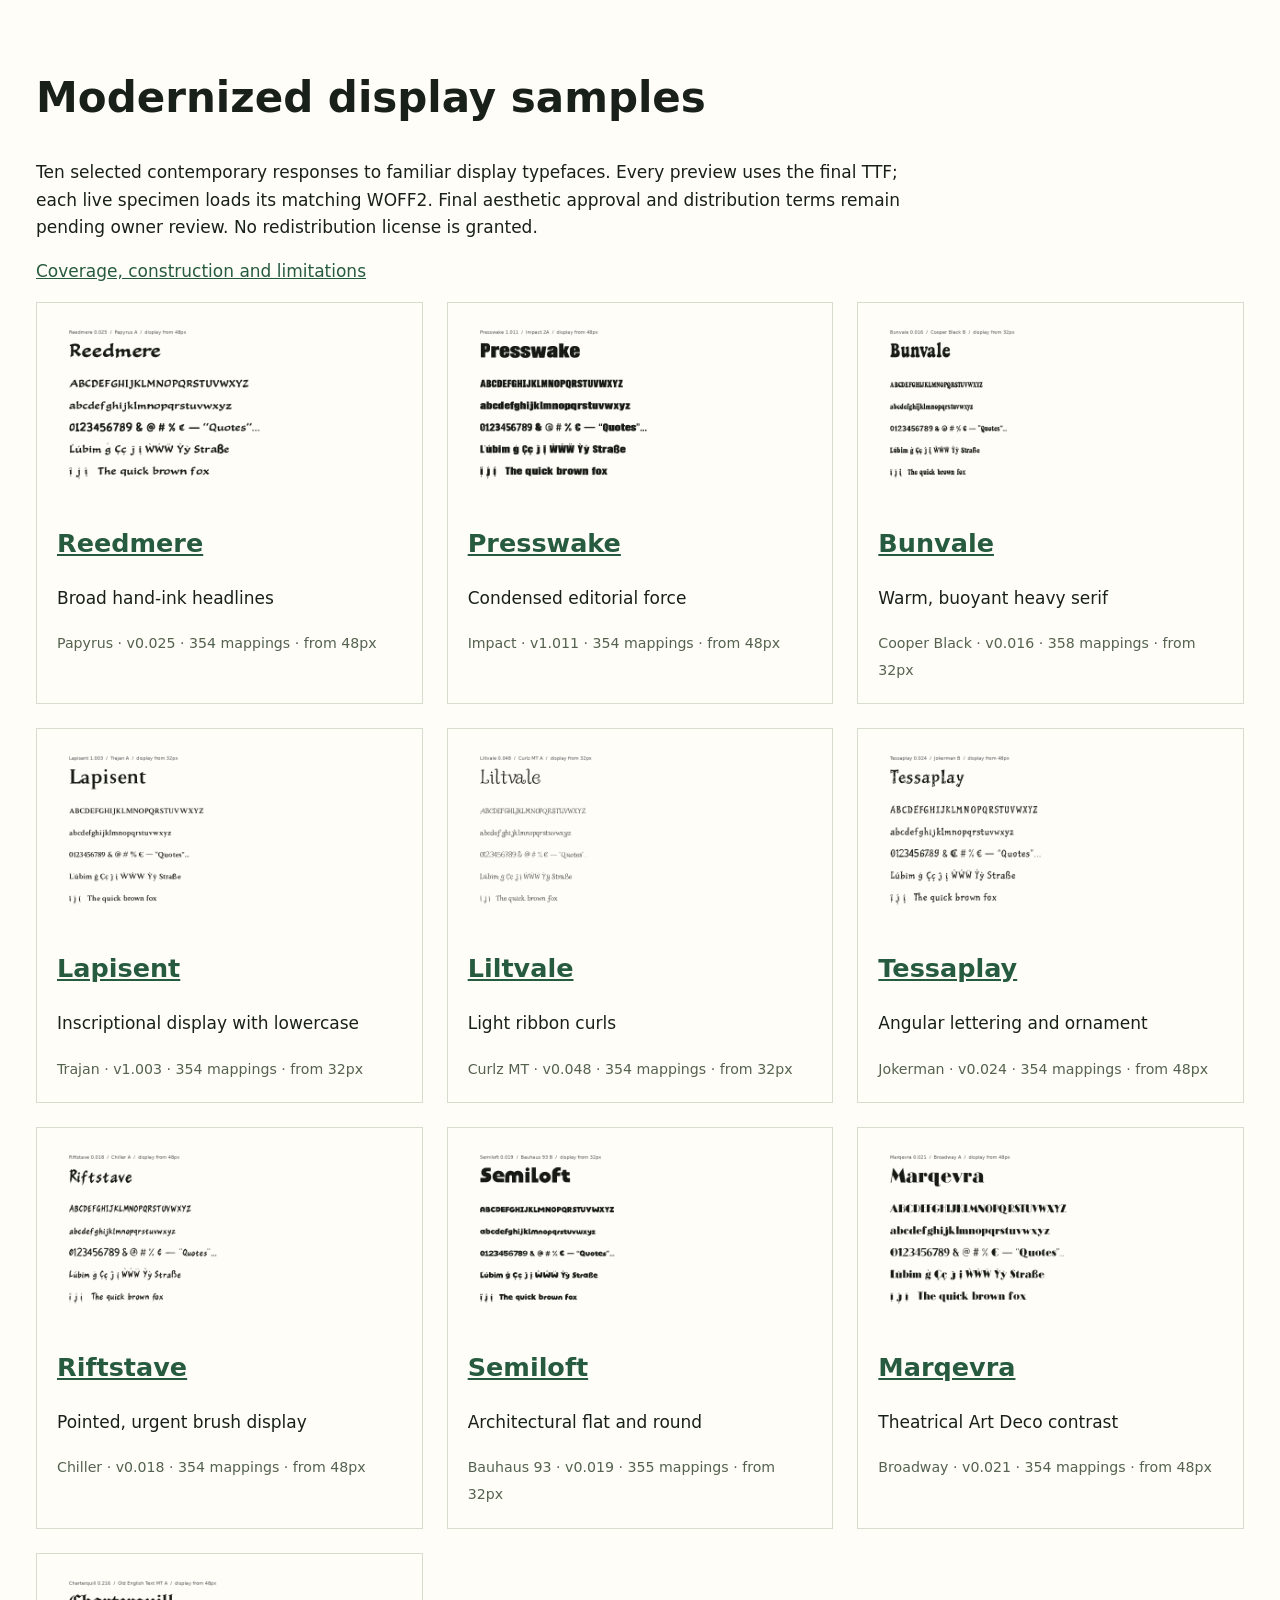
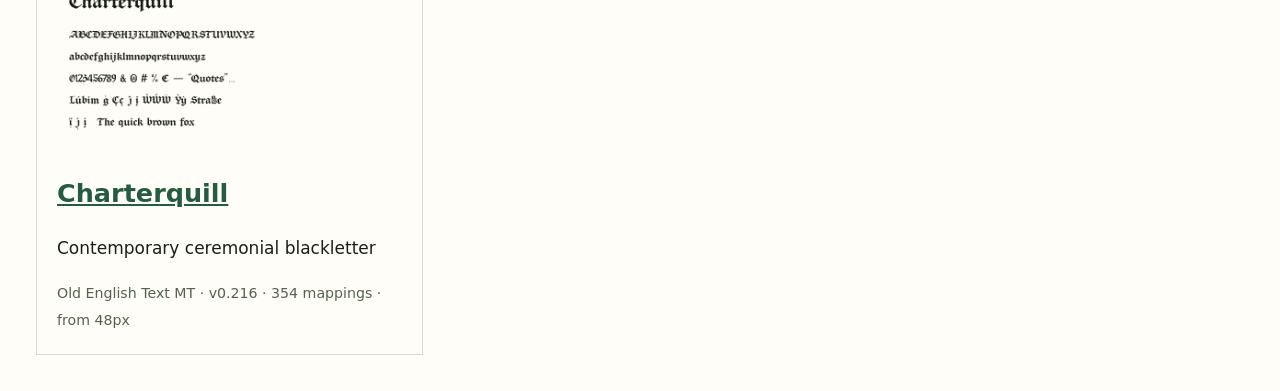
<file: examples/modernized/index.html>
<!doctype html><html lang="en"><meta charset="utf-8"><meta name="viewport" content="width=device-width,initial-scale=1"><title>Modernized display samples · Fontify</title><style>body{max-width:1450px;margin:auto;padding:36px;background:#fffdf8;color:#182019;font:17px/1.6 system-ui}h1{font-size:42px}.grid{display:grid;grid-template-columns:repeat(auto-fit,minmax(330px,1fr));gap:24px}.card{border:1px solid #d7ddce;padding:20px}img{width:100%;height:auto}a{color:#275b3f}small{color:#54624f}p{max-width:900px}</style><h1>Modernized display samples</h1><p>Ten selected contemporary responses to familiar display typefaces. Every preview uses the final TTF; each live specimen loads its matching WOFF2. Final aesthetic approval and distribution terms remain pending owner review. No redistribution license is granted.</p><p><a href="README.md">Coverage, construction and limitations</a></p><div class="grid"><article class="card"><a href="reedmere/specimen.html"><img src="reedmere/preview.png" alt="Reedmere final-font specimen"><h2>Reedmere</h2></a><p>Broad hand-ink headlines</p><small>Papyrus · v0.025 · 354 mappings · from 48px</small></article><article class="card"><a href="presswake/specimen.html"><img src="presswake/preview.png" alt="Presswake final-font specimen"><h2>Presswake</h2></a><p>Condensed editorial force</p><small>Impact · v1.011 · 354 mappings · from 48px</small></article><article class="card"><a href="bunvale/specimen.html"><img src="bunvale/preview.png" alt="Bunvale final-font specimen"><h2>Bunvale</h2></a><p>Warm, buoyant heavy serif</p><small>Cooper Black · v0.016 · 358 mappings · from 32px</small></article><article class="card"><a href="lapisent/specimen.html"><img src="lapisent/preview.png" alt="Lapisent final-font specimen"><h2>Lapisent</h2></a><p>Inscriptional display with lowercase</p><small>Trajan · v1.003 · 354 mappings · from 32px</small></article><article class="card"><a href="liltvale/specimen.html"><img src="liltvale/preview.png" alt="Liltvale final-font specimen"><h2>Liltvale</h2></a><p>Light ribbon curls</p><small>Curlz MT · v0.048 · 354 mappings · from 32px</small></article><article class="card"><a href="tessaplay/specimen.html"><img src="tessaplay/preview.png" alt="Tessaplay final-font specimen"><h2>Tessaplay</h2></a><p>Angular lettering and ornament</p><small>Jokerman · v0.024 · 354 mappings · from 48px</small></article><article class="card"><a href="riftstave/specimen.html"><img src="riftstave/preview.png" alt="Riftstave final-font specimen"><h2>Riftstave</h2></a><p>Pointed, urgent brush display</p><small>Chiller · v0.018 · 354 mappings · from 48px</small></article><article class="card"><a href="semiloft/specimen.html"><img src="semiloft/preview.png" alt="Semiloft final-font specimen"><h2>Semiloft</h2></a><p>Architectural flat and round</p><small>Bauhaus 93 · v0.019 · 355 mappings · from 32px</small></article><article class="card"><a href="marqevra/specimen.html"><img src="marqevra/preview.png" alt="Marqevra final-font specimen"><h2>Marqevra</h2></a><p>Theatrical Art Deco contrast</p><small>Broadway · v0.021 · 354 mappings · from 48px</small></article><article class="card"><a href="charterquill/specimen.html"><img src="charterquill/preview.png" alt="Charterquill final-font specimen"><h2>Charterquill</h2></a><p>Contemporary ceremonial blackletter</p><small>Old English Text MT · v0.216 · 354 mappings · from 48px</small></article></div></html>
</file>
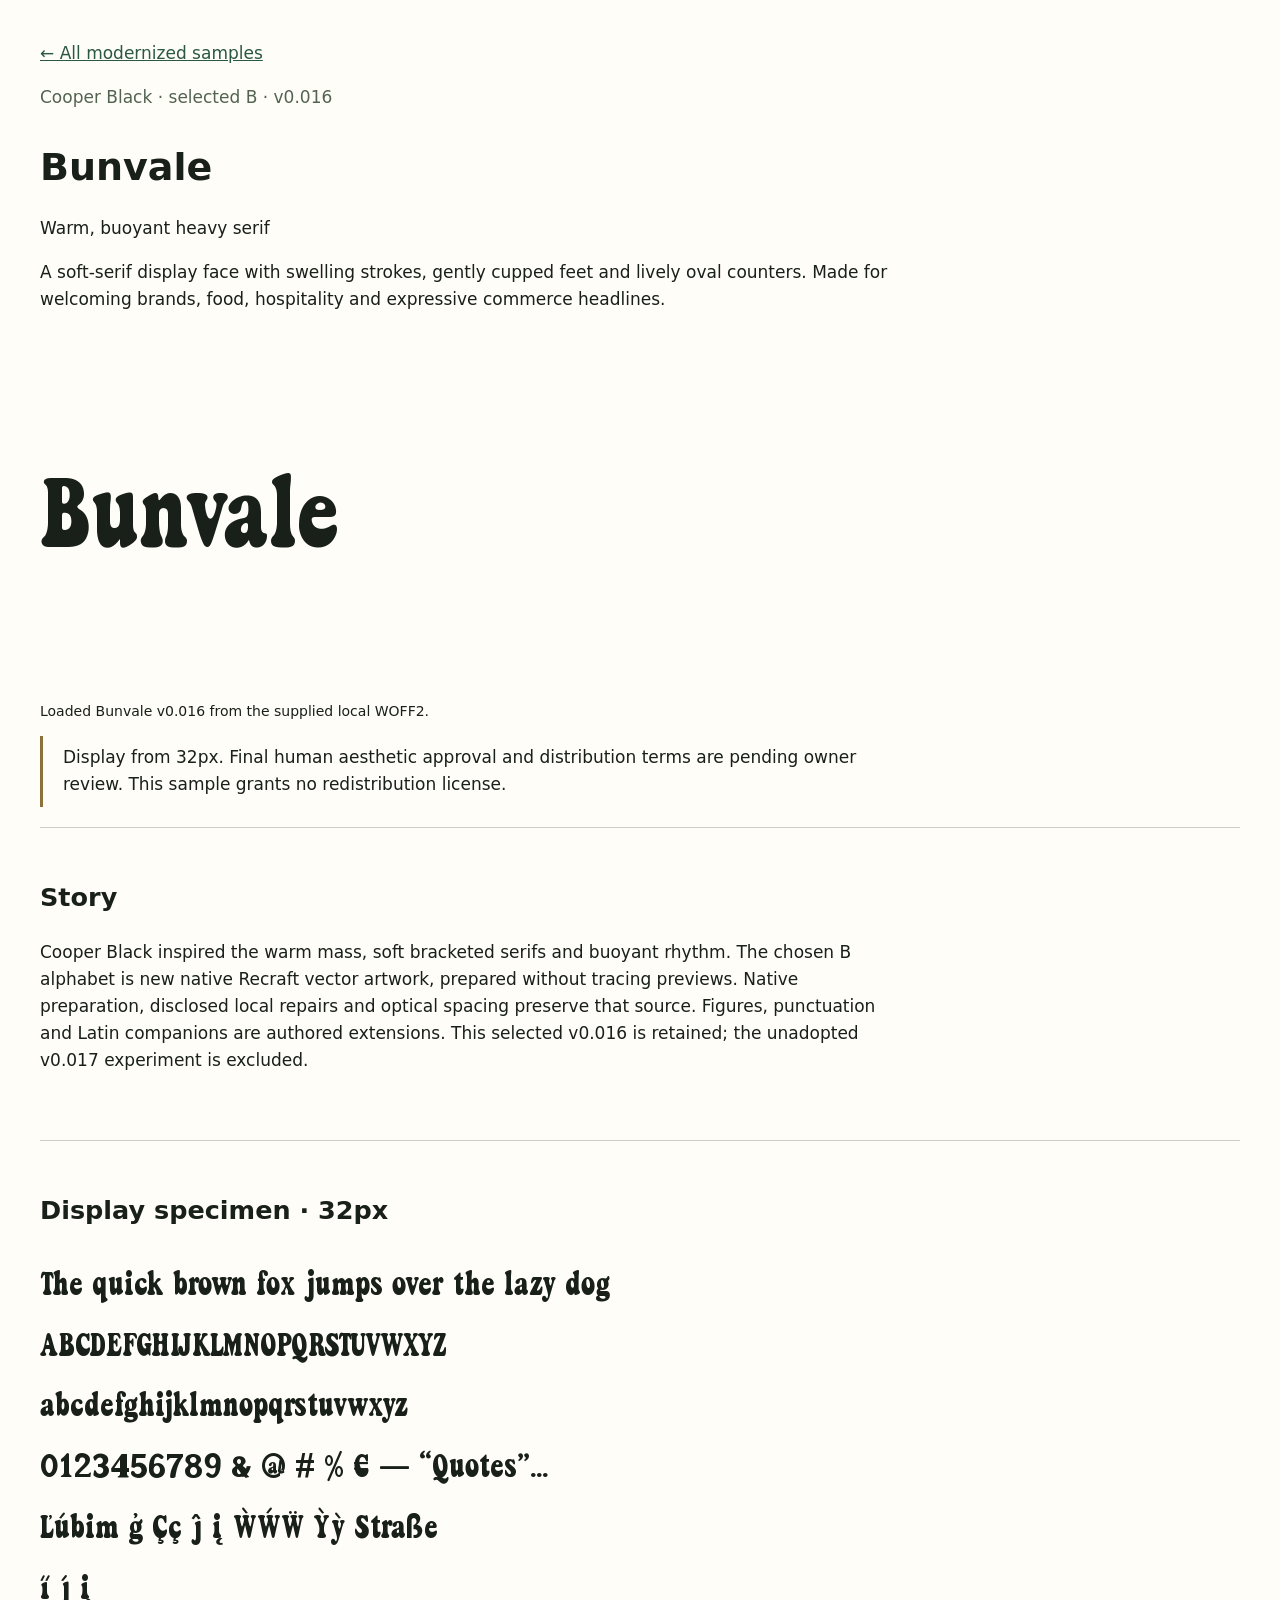
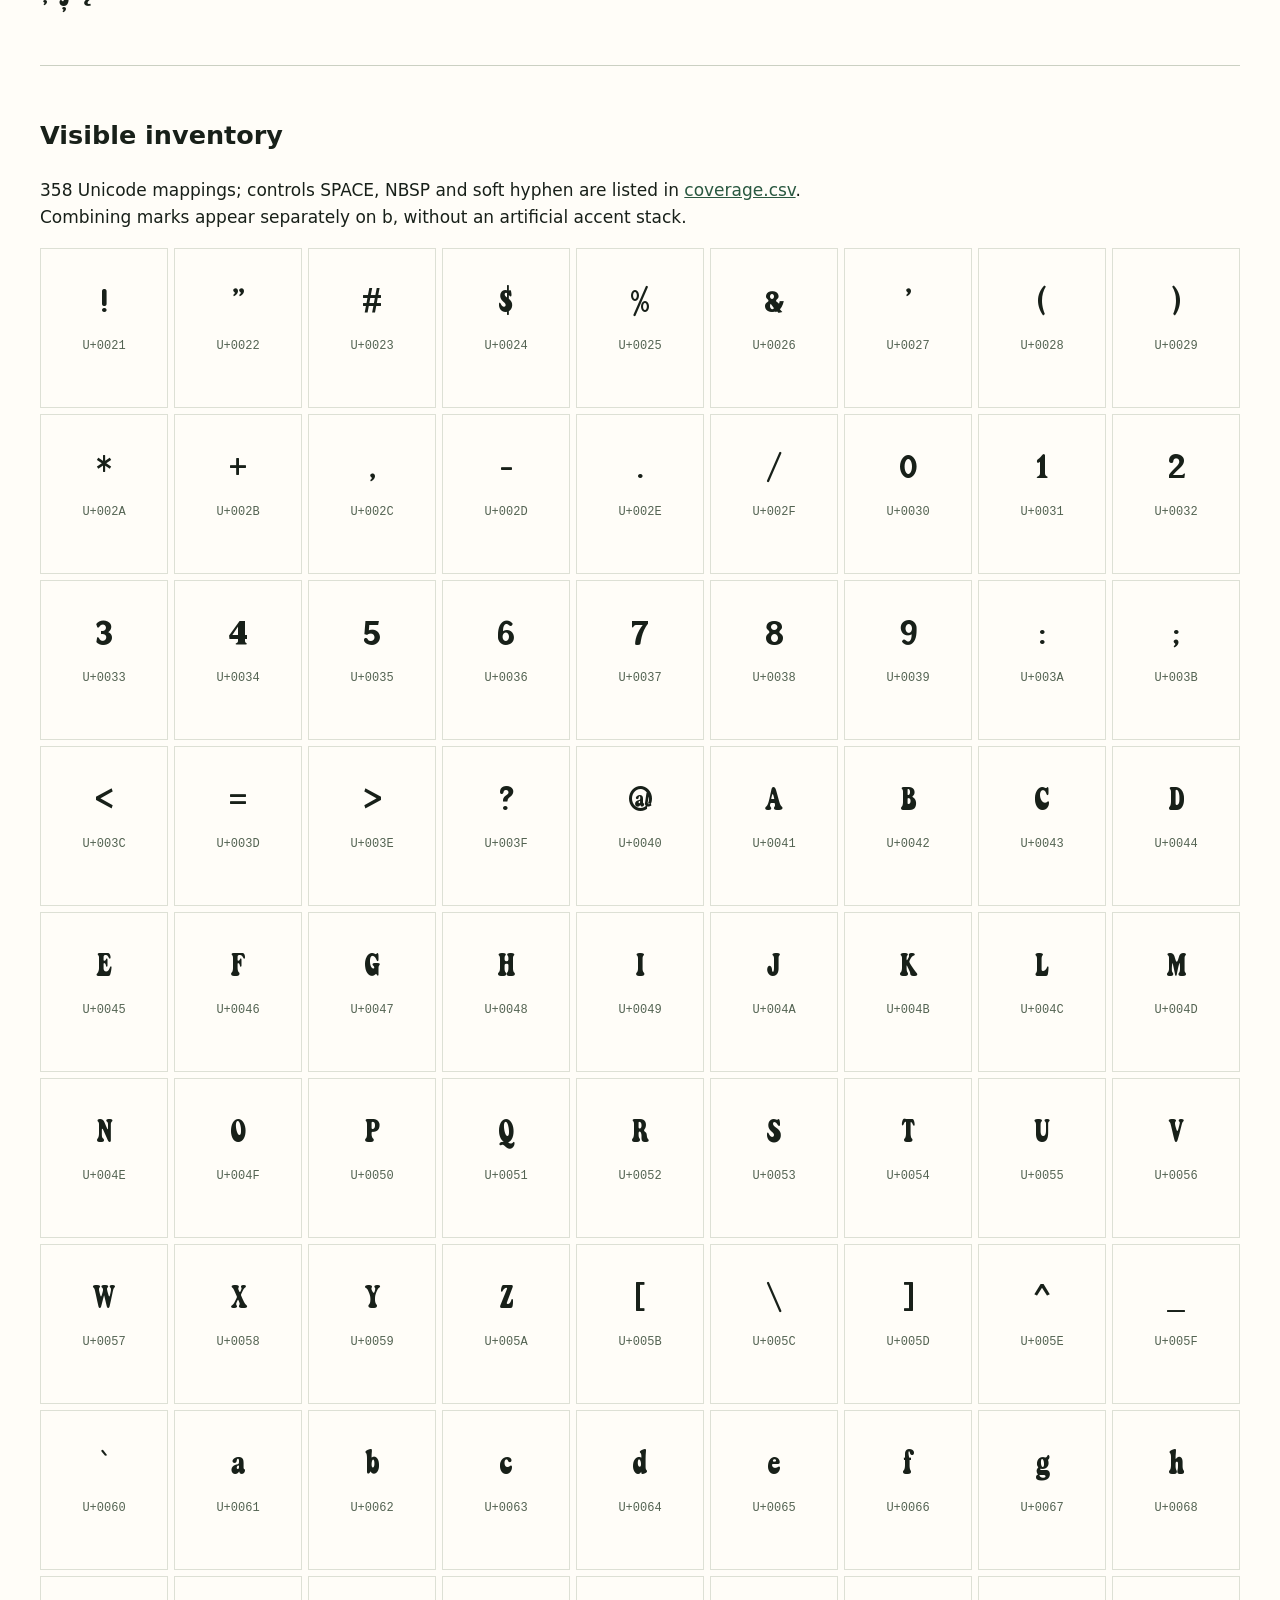
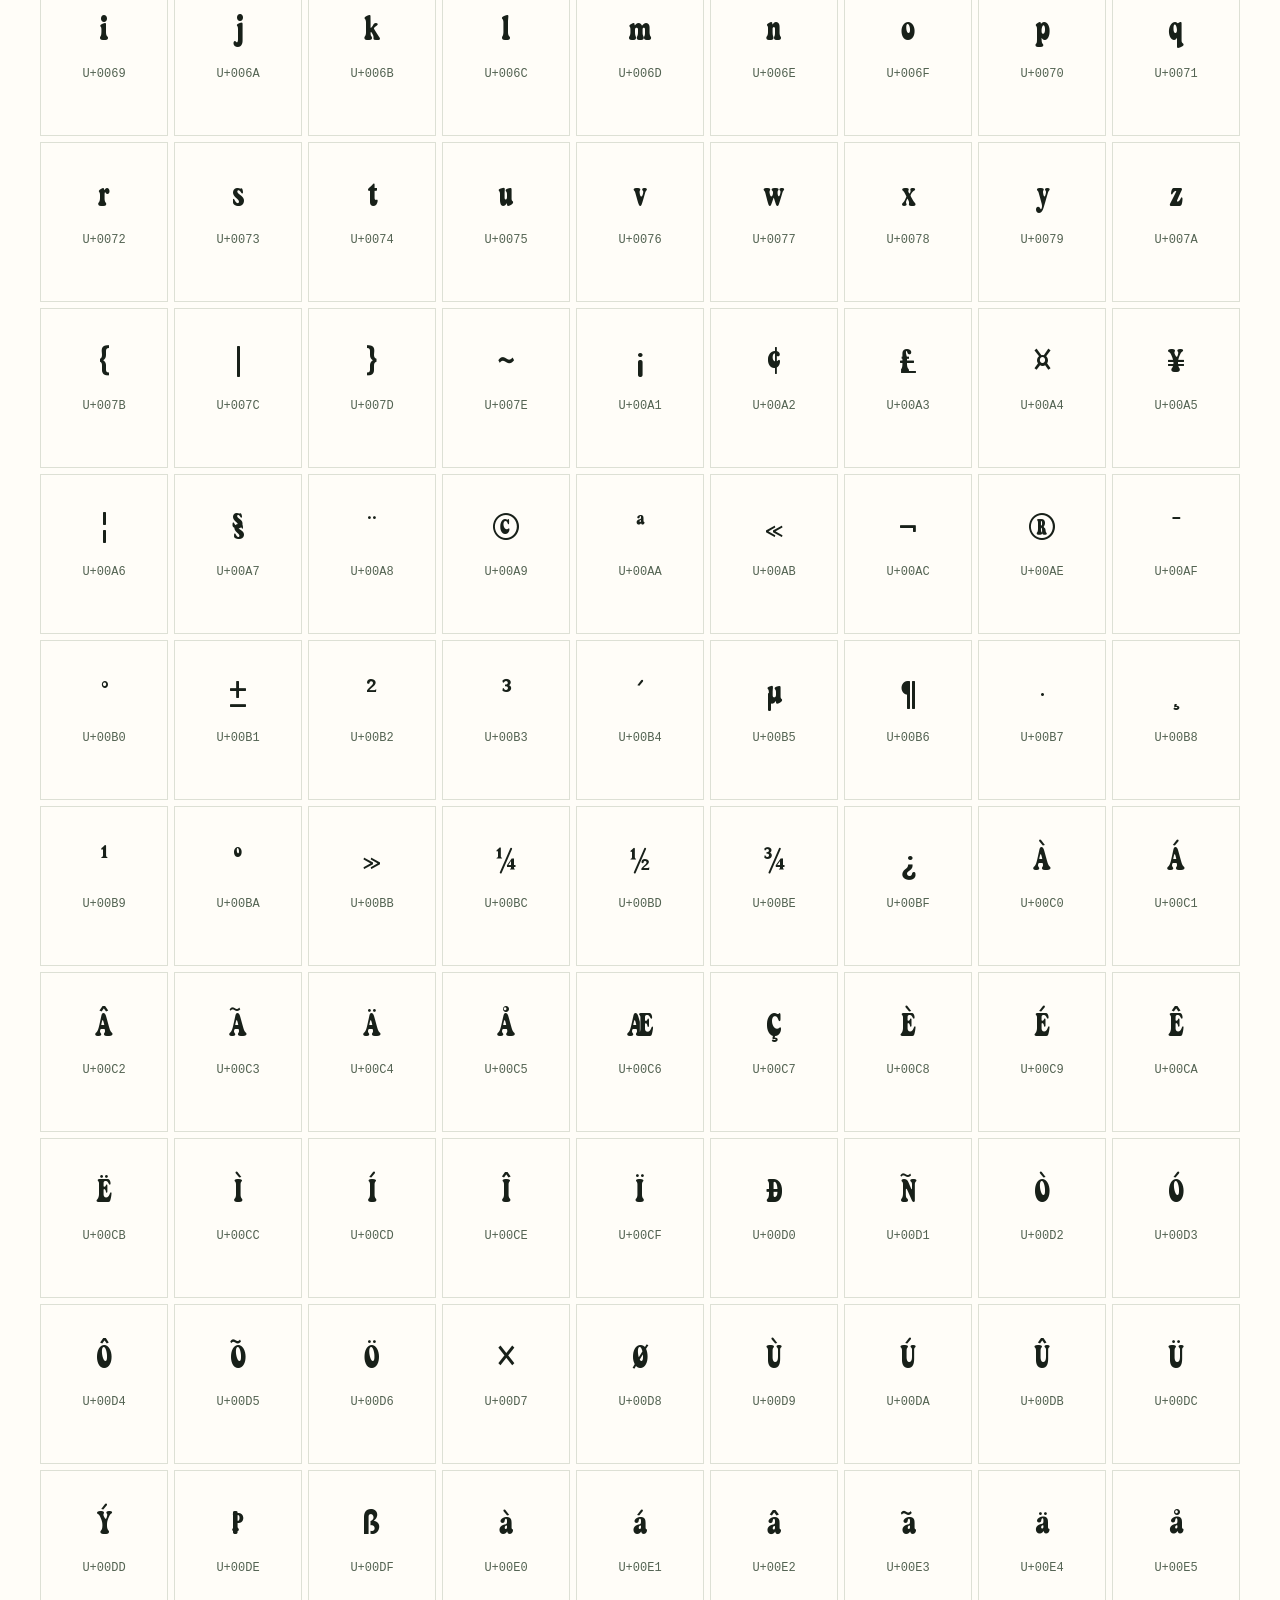
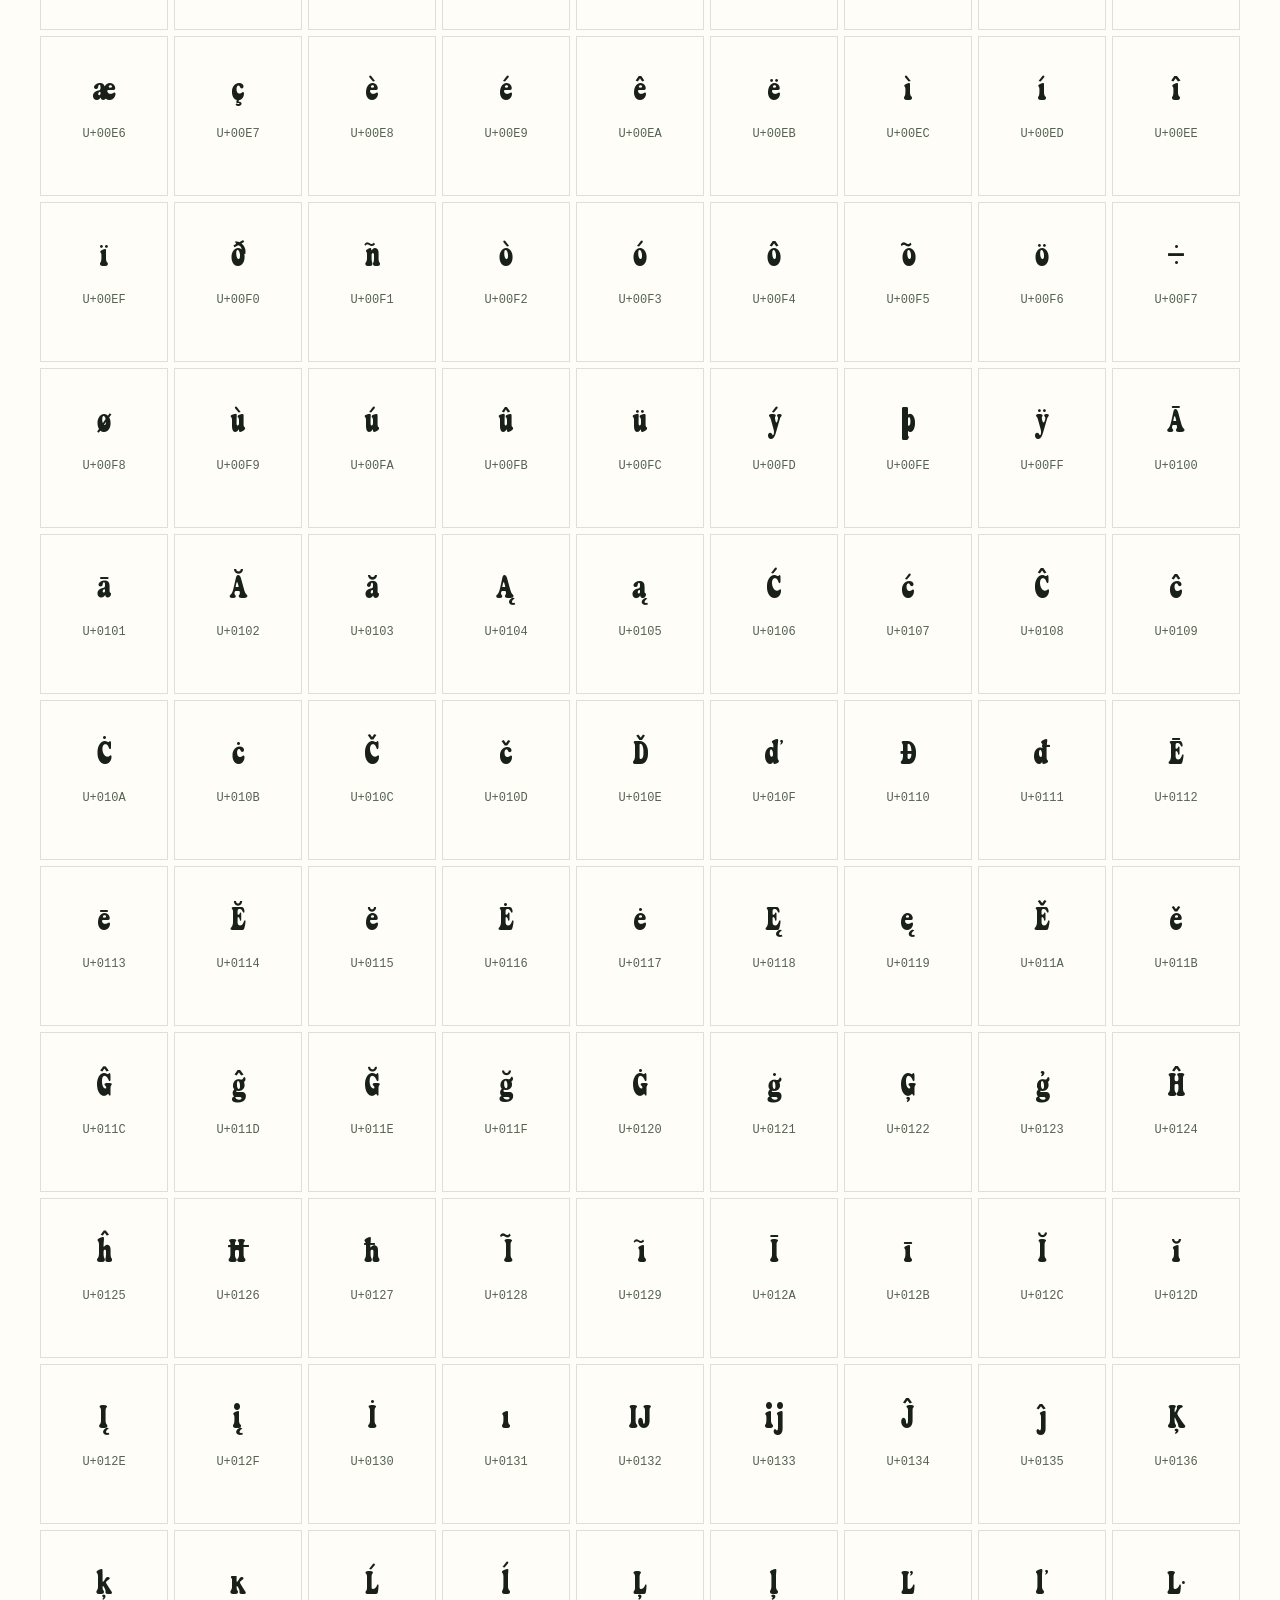
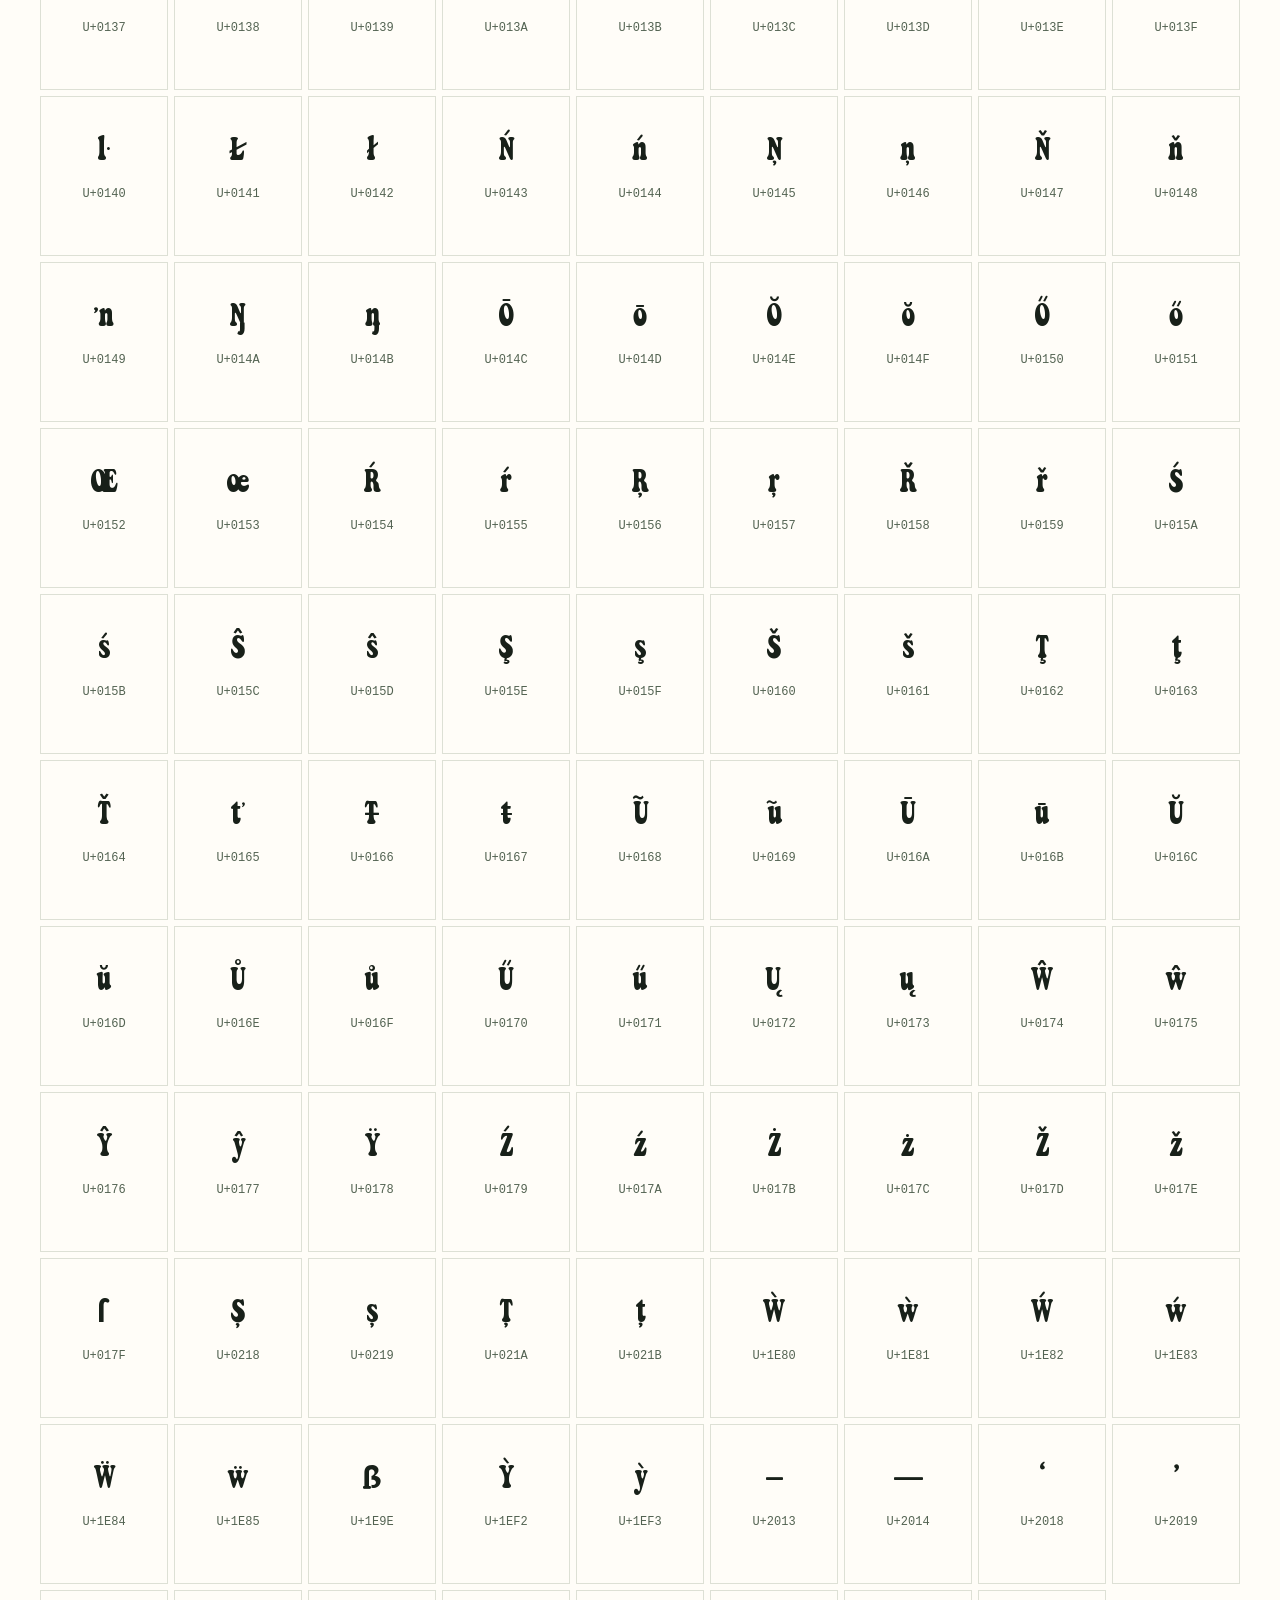
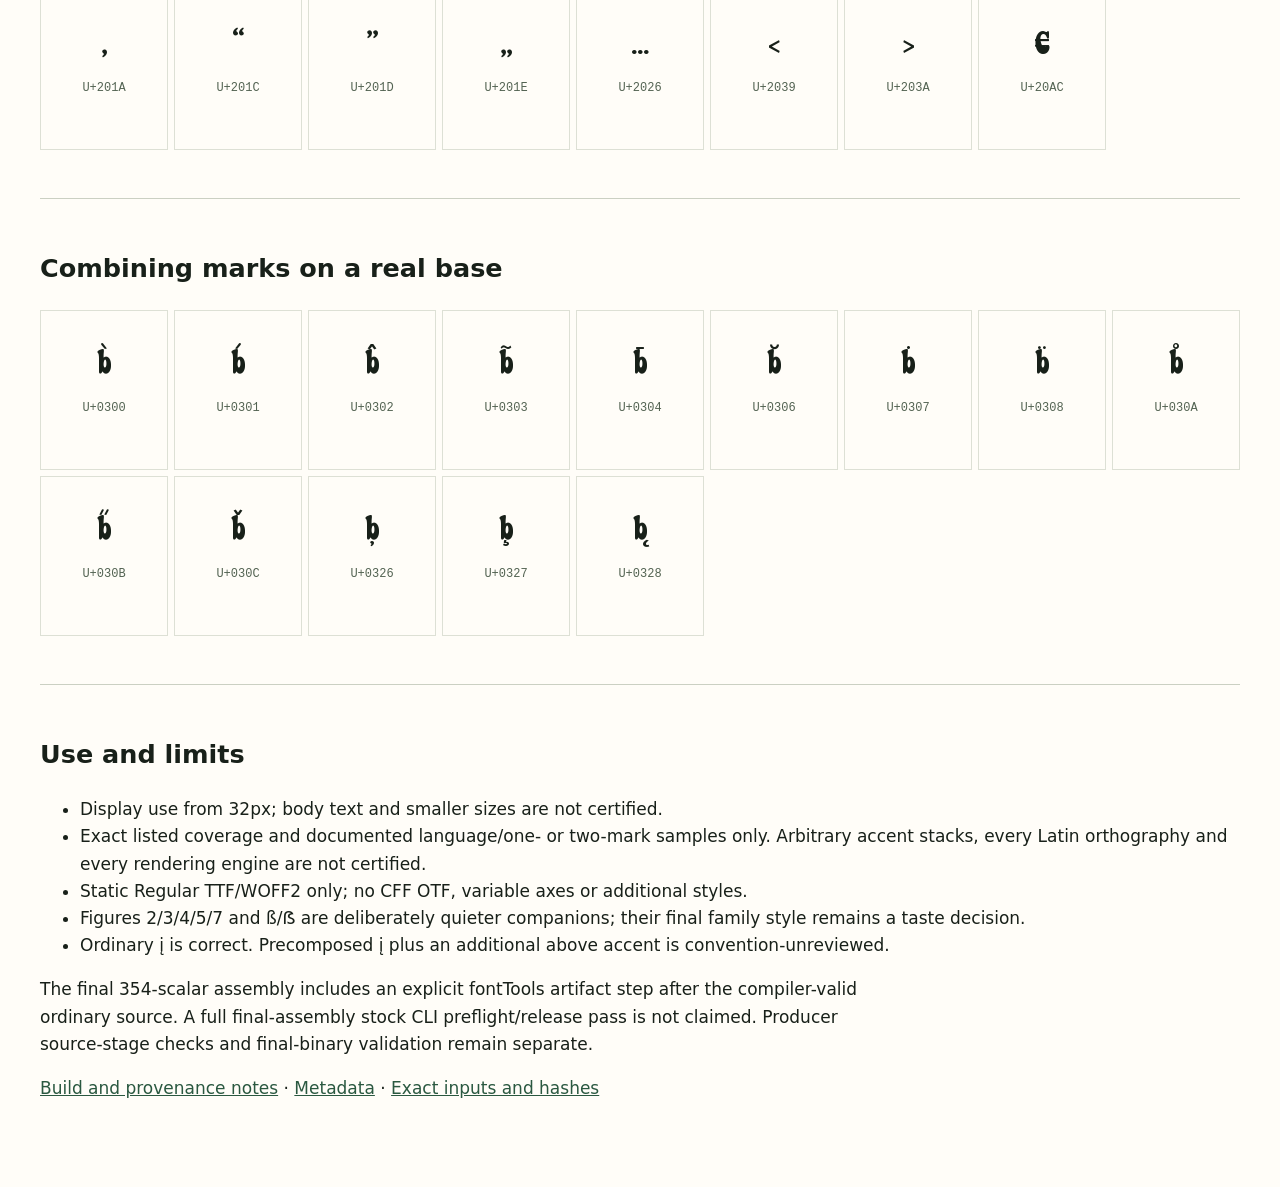
<file: examples/modernized/bunvale/specimen.html>
<!doctype html>
<html lang="en"><meta charset="utf-8"><meta name="viewport" content="width=device-width,initial-scale=1"><title>Bunvale 0.016 · Fontify sample</title><link rel="stylesheet" href="font.css"><style>
*{box-sizing:border-box}body{margin:0;background:#fffdf8;color:#182019;font:17px/1.6 system-ui,sans-serif}main{max-width:1450px;margin:auto;padding:40px}h1,h2,p{max-width:850px}h1{font-size:38px;margin-bottom:4px}a{color:#2a5840}.eyebrow,small{color:#536352}.sample{font-size:32px;overflow-wrap:anywhere}.hero{font-size:clamp(32px,8vw,100px)}.panel{border-top:1px solid #cbd0c3;padding:28px 0;margin-top:20px}.grid{display:grid;grid-template-columns:repeat(auto-fill,minmax(125px,1fr));gap:6px}.cell{border:1px solid #dde0d5;min-height:160px;text-align:center;padding:12px 8px;overflow:visible}.cell span{display:block;font-family:'Bunvale';font-size:32px;line-height:2.4}small{display:block;font:12px/1.4 monospace}.notice{border-left:3px solid #8c723a;padding:8px 20px}#status{font:14px system-ui}@media(max-width:600px){main{padding:20px}}
</style><main><a href="../index.html">← All modernized samples</a><p class="eyebrow">Cooper Black · selected B · v0.016</p><h1>Bunvale</h1><p>Warm, buoyant heavy serif</p><p>A soft-serif display face with swelling strokes, gently cupped feet and lively oval counters. Made for welcoming brands, food, hospitality and expressive commerce headlines.</p><p class="sample hero">Bunvale</p><p id="status" role="status">Loading local WOFF2…</p><p class="notice">Display from 32px. Final human aesthetic approval and distribution terms are pending owner review. This sample grants no redistribution license.</p><section class="panel"><h2>Story</h2><p>Cooper Black inspired the warm mass, soft bracketed serifs and buoyant rhythm. The chosen B alphabet is new native Recraft vector artwork, prepared without tracing previews. Native preparation, disclosed local repairs and optical spacing preserve that source. Figures, punctuation and Latin companions are authored extensions. This selected v0.016 is retained; the unadopted v0.017 experiment is excluded.</p></section><section class="panel"><h2>Display specimen · 32px</h2><div class="sample" id="live">The quick brown fox jumps over the lazy dog<br>ABCDEFGHIJKLMNOPQRSTUVWXYZ<br>abcdefghijklmnopqrstuvwxyz<br>0123456789 &amp; @ # % € — “Quotes”…<br>Ľúbim ģ Çç ĵ į ẀẂẄ Ỳỳ Straße<br>i̦̋ j̦́ į</div></section><section class="panel"><h2>Visible inventory</h2><p>358 Unicode mappings; controls SPACE, NBSP and soft hyphen are listed in <a href="coverage.csv">coverage.csv</a>. Combining marks appear separately on b, without an artificial accent stack.</p><div class="grid"><div class="cell"><span>!</span><small>U+0021</small></div><div class="cell"><span>&quot;</span><small>U+0022</small></div><div class="cell"><span>#</span><small>U+0023</small></div><div class="cell"><span>$</span><small>U+0024</small></div><div class="cell"><span>%</span><small>U+0025</small></div><div class="cell"><span>&amp;</span><small>U+0026</small></div><div class="cell"><span>&#x27;</span><small>U+0027</small></div><div class="cell"><span>(</span><small>U+0028</small></div><div class="cell"><span>)</span><small>U+0029</small></div><div class="cell"><span>*</span><small>U+002A</small></div><div class="cell"><span>+</span><small>U+002B</small></div><div class="cell"><span>,</span><small>U+002C</small></div><div class="cell"><span>-</span><small>U+002D</small></div><div class="cell"><span>.</span><small>U+002E</small></div><div class="cell"><span>/</span><small>U+002F</small></div><div class="cell"><span>0</span><small>U+0030</small></div><div class="cell"><span>1</span><small>U+0031</small></div><div class="cell"><span>2</span><small>U+0032</small></div><div class="cell"><span>3</span><small>U+0033</small></div><div class="cell"><span>4</span><small>U+0034</small></div><div class="cell"><span>5</span><small>U+0035</small></div><div class="cell"><span>6</span><small>U+0036</small></div><div class="cell"><span>7</span><small>U+0037</small></div><div class="cell"><span>8</span><small>U+0038</small></div><div class="cell"><span>9</span><small>U+0039</small></div><div class="cell"><span>:</span><small>U+003A</small></div><div class="cell"><span>;</span><small>U+003B</small></div><div class="cell"><span>&lt;</span><small>U+003C</small></div><div class="cell"><span>=</span><small>U+003D</small></div><div class="cell"><span>&gt;</span><small>U+003E</small></div><div class="cell"><span>?</span><small>U+003F</small></div><div class="cell"><span>@</span><small>U+0040</small></div><div class="cell"><span>A</span><small>U+0041</small></div><div class="cell"><span>B</span><small>U+0042</small></div><div class="cell"><span>C</span><small>U+0043</small></div><div class="cell"><span>D</span><small>U+0044</small></div><div class="cell"><span>E</span><small>U+0045</small></div><div class="cell"><span>F</span><small>U+0046</small></div><div class="cell"><span>G</span><small>U+0047</small></div><div class="cell"><span>H</span><small>U+0048</small></div><div class="cell"><span>I</span><small>U+0049</small></div><div class="cell"><span>J</span><small>U+004A</small></div><div class="cell"><span>K</span><small>U+004B</small></div><div class="cell"><span>L</span><small>U+004C</small></div><div class="cell"><span>M</span><small>U+004D</small></div><div class="cell"><span>N</span><small>U+004E</small></div><div class="cell"><span>O</span><small>U+004F</small></div><div class="cell"><span>P</span><small>U+0050</small></div><div class="cell"><span>Q</span><small>U+0051</small></div><div class="cell"><span>R</span><small>U+0052</small></div><div class="cell"><span>S</span><small>U+0053</small></div><div class="cell"><span>T</span><small>U+0054</small></div><div class="cell"><span>U</span><small>U+0055</small></div><div class="cell"><span>V</span><small>U+0056</small></div><div class="cell"><span>W</span><small>U+0057</small></div><div class="cell"><span>X</span><small>U+0058</small></div><div class="cell"><span>Y</span><small>U+0059</small></div><div class="cell"><span>Z</span><small>U+005A</small></div><div class="cell"><span>[</span><small>U+005B</small></div><div class="cell"><span>\</span><small>U+005C</small></div><div class="cell"><span>]</span><small>U+005D</small></div><div class="cell"><span>^</span><small>U+005E</small></div><div class="cell"><span>_</span><small>U+005F</small></div><div class="cell"><span>`</span><small>U+0060</small></div><div class="cell"><span>a</span><small>U+0061</small></div><div class="cell"><span>b</span><small>U+0062</small></div><div class="cell"><span>c</span><small>U+0063</small></div><div class="cell"><span>d</span><small>U+0064</small></div><div class="cell"><span>e</span><small>U+0065</small></div><div class="cell"><span>f</span><small>U+0066</small></div><div class="cell"><span>g</span><small>U+0067</small></div><div class="cell"><span>h</span><small>U+0068</small></div><div class="cell"><span>i</span><small>U+0069</small></div><div class="cell"><span>j</span><small>U+006A</small></div><div class="cell"><span>k</span><small>U+006B</small></div><div class="cell"><span>l</span><small>U+006C</small></div><div class="cell"><span>m</span><small>U+006D</small></div><div class="cell"><span>n</span><small>U+006E</small></div><div class="cell"><span>o</span><small>U+006F</small></div><div class="cell"><span>p</span><small>U+0070</small></div><div class="cell"><span>q</span><small>U+0071</small></div><div class="cell"><span>r</span><small>U+0072</small></div><div class="cell"><span>s</span><small>U+0073</small></div><div class="cell"><span>t</span><small>U+0074</small></div><div class="cell"><span>u</span><small>U+0075</small></div><div class="cell"><span>v</span><small>U+0076</small></div><div class="cell"><span>w</span><small>U+0077</small></div><div class="cell"><span>x</span><small>U+0078</small></div><div class="cell"><span>y</span><small>U+0079</small></div><div class="cell"><span>z</span><small>U+007A</small></div><div class="cell"><span>{</span><small>U+007B</small></div><div class="cell"><span>|</span><small>U+007C</small></div><div class="cell"><span>}</span><small>U+007D</small></div><div class="cell"><span>~</span><small>U+007E</small></div><div class="cell"><span>¡</span><small>U+00A1</small></div><div class="cell"><span>¢</span><small>U+00A2</small></div><div class="cell"><span>£</span><small>U+00A3</small></div><div class="cell"><span>¤</span><small>U+00A4</small></div><div class="cell"><span>¥</span><small>U+00A5</small></div><div class="cell"><span>¦</span><small>U+00A6</small></div><div class="cell"><span>§</span><small>U+00A7</small></div><div class="cell"><span>¨</span><small>U+00A8</small></div><div class="cell"><span>©</span><small>U+00A9</small></div><div class="cell"><span>ª</span><small>U+00AA</small></div><div class="cell"><span>«</span><small>U+00AB</small></div><div class="cell"><span>¬</span><small>U+00AC</small></div><div class="cell"><span>®</span><small>U+00AE</small></div><div class="cell"><span>¯</span><small>U+00AF</small></div><div class="cell"><span>°</span><small>U+00B0</small></div><div class="cell"><span>±</span><small>U+00B1</small></div><div class="cell"><span>²</span><small>U+00B2</small></div><div class="cell"><span>³</span><small>U+00B3</small></div><div class="cell"><span>´</span><small>U+00B4</small></div><div class="cell"><span>µ</span><small>U+00B5</small></div><div class="cell"><span>¶</span><small>U+00B6</small></div><div class="cell"><span>·</span><small>U+00B7</small></div><div class="cell"><span>¸</span><small>U+00B8</small></div><div class="cell"><span>¹</span><small>U+00B9</small></div><div class="cell"><span>º</span><small>U+00BA</small></div><div class="cell"><span>»</span><small>U+00BB</small></div><div class="cell"><span>¼</span><small>U+00BC</small></div><div class="cell"><span>½</span><small>U+00BD</small></div><div class="cell"><span>¾</span><small>U+00BE</small></div><div class="cell"><span>¿</span><small>U+00BF</small></div><div class="cell"><span>À</span><small>U+00C0</small></div><div class="cell"><span>Á</span><small>U+00C1</small></div><div class="cell"><span>Â</span><small>U+00C2</small></div><div class="cell"><span>Ã</span><small>U+00C3</small></div><div class="cell"><span>Ä</span><small>U+00C4</small></div><div class="cell"><span>Å</span><small>U+00C5</small></div><div class="cell"><span>Æ</span><small>U+00C6</small></div><div class="cell"><span>Ç</span><small>U+00C7</small></div><div class="cell"><span>È</span><small>U+00C8</small></div><div class="cell"><span>É</span><small>U+00C9</small></div><div class="cell"><span>Ê</span><small>U+00CA</small></div><div class="cell"><span>Ë</span><small>U+00CB</small></div><div class="cell"><span>Ì</span><small>U+00CC</small></div><div class="cell"><span>Í</span><small>U+00CD</small></div><div class="cell"><span>Î</span><small>U+00CE</small></div><div class="cell"><span>Ï</span><small>U+00CF</small></div><div class="cell"><span>Ð</span><small>U+00D0</small></div><div class="cell"><span>Ñ</span><small>U+00D1</small></div><div class="cell"><span>Ò</span><small>U+00D2</small></div><div class="cell"><span>Ó</span><small>U+00D3</small></div><div class="cell"><span>Ô</span><small>U+00D4</small></div><div class="cell"><span>Õ</span><small>U+00D5</small></div><div class="cell"><span>Ö</span><small>U+00D6</small></div><div class="cell"><span>×</span><small>U+00D7</small></div><div class="cell"><span>Ø</span><small>U+00D8</small></div><div class="cell"><span>Ù</span><small>U+00D9</small></div><div class="cell"><span>Ú</span><small>U+00DA</small></div><div class="cell"><span>Û</span><small>U+00DB</small></div><div class="cell"><span>Ü</span><small>U+00DC</small></div><div class="cell"><span>Ý</span><small>U+00DD</small></div><div class="cell"><span>Þ</span><small>U+00DE</small></div><div class="cell"><span>ß</span><small>U+00DF</small></div><div class="cell"><span>à</span><small>U+00E0</small></div><div class="cell"><span>á</span><small>U+00E1</small></div><div class="cell"><span>â</span><small>U+00E2</small></div><div class="cell"><span>ã</span><small>U+00E3</small></div><div class="cell"><span>ä</span><small>U+00E4</small></div><div class="cell"><span>å</span><small>U+00E5</small></div><div class="cell"><span>æ</span><small>U+00E6</small></div><div class="cell"><span>ç</span><small>U+00E7</small></div><div class="cell"><span>è</span><small>U+00E8</small></div><div class="cell"><span>é</span><small>U+00E9</small></div><div class="cell"><span>ê</span><small>U+00EA</small></div><div class="cell"><span>ë</span><small>U+00EB</small></div><div class="cell"><span>ì</span><small>U+00EC</small></div><div class="cell"><span>í</span><small>U+00ED</small></div><div class="cell"><span>î</span><small>U+00EE</small></div><div class="cell"><span>ï</span><small>U+00EF</small></div><div class="cell"><span>ð</span><small>U+00F0</small></div><div class="cell"><span>ñ</span><small>U+00F1</small></div><div class="cell"><span>ò</span><small>U+00F2</small></div><div class="cell"><span>ó</span><small>U+00F3</small></div><div class="cell"><span>ô</span><small>U+00F4</small></div><div class="cell"><span>õ</span><small>U+00F5</small></div><div class="cell"><span>ö</span><small>U+00F6</small></div><div class="cell"><span>÷</span><small>U+00F7</small></div><div class="cell"><span>ø</span><small>U+00F8</small></div><div class="cell"><span>ù</span><small>U+00F9</small></div><div class="cell"><span>ú</span><small>U+00FA</small></div><div class="cell"><span>û</span><small>U+00FB</small></div><div class="cell"><span>ü</span><small>U+00FC</small></div><div class="cell"><span>ý</span><small>U+00FD</small></div><div class="cell"><span>þ</span><small>U+00FE</small></div><div class="cell"><span>ÿ</span><small>U+00FF</small></div><div class="cell"><span>Ā</span><small>U+0100</small></div><div class="cell"><span>ā</span><small>U+0101</small></div><div class="cell"><span>Ă</span><small>U+0102</small></div><div class="cell"><span>ă</span><small>U+0103</small></div><div class="cell"><span>Ą</span><small>U+0104</small></div><div class="cell"><span>ą</span><small>U+0105</small></div><div class="cell"><span>Ć</span><small>U+0106</small></div><div class="cell"><span>ć</span><small>U+0107</small></div><div class="cell"><span>Ĉ</span><small>U+0108</small></div><div class="cell"><span>ĉ</span><small>U+0109</small></div><div class="cell"><span>Ċ</span><small>U+010A</small></div><div class="cell"><span>ċ</span><small>U+010B</small></div><div class="cell"><span>Č</span><small>U+010C</small></div><div class="cell"><span>č</span><small>U+010D</small></div><div class="cell"><span>Ď</span><small>U+010E</small></div><div class="cell"><span>ď</span><small>U+010F</small></div><div class="cell"><span>Đ</span><small>U+0110</small></div><div class="cell"><span>đ</span><small>U+0111</small></div><div class="cell"><span>Ē</span><small>U+0112</small></div><div class="cell"><span>ē</span><small>U+0113</small></div><div class="cell"><span>Ĕ</span><small>U+0114</small></div><div class="cell"><span>ĕ</span><small>U+0115</small></div><div class="cell"><span>Ė</span><small>U+0116</small></div><div class="cell"><span>ė</span><small>U+0117</small></div><div class="cell"><span>Ę</span><small>U+0118</small></div><div class="cell"><span>ę</span><small>U+0119</small></div><div class="cell"><span>Ě</span><small>U+011A</small></div><div class="cell"><span>ě</span><small>U+011B</small></div><div class="cell"><span>Ĝ</span><small>U+011C</small></div><div class="cell"><span>ĝ</span><small>U+011D</small></div><div class="cell"><span>Ğ</span><small>U+011E</small></div><div class="cell"><span>ğ</span><small>U+011F</small></div><div class="cell"><span>Ġ</span><small>U+0120</small></div><div class="cell"><span>ġ</span><small>U+0121</small></div><div class="cell"><span>Ģ</span><small>U+0122</small></div><div class="cell"><span>ģ</span><small>U+0123</small></div><div class="cell"><span>Ĥ</span><small>U+0124</small></div><div class="cell"><span>ĥ</span><small>U+0125</small></div><div class="cell"><span>Ħ</span><small>U+0126</small></div><div class="cell"><span>ħ</span><small>U+0127</small></div><div class="cell"><span>Ĩ</span><small>U+0128</small></div><div class="cell"><span>ĩ</span><small>U+0129</small></div><div class="cell"><span>Ī</span><small>U+012A</small></div><div class="cell"><span>ī</span><small>U+012B</small></div><div class="cell"><span>Ĭ</span><small>U+012C</small></div><div class="cell"><span>ĭ</span><small>U+012D</small></div><div class="cell"><span>Į</span><small>U+012E</small></div><div class="cell"><span>į</span><small>U+012F</small></div><div class="cell"><span>İ</span><small>U+0130</small></div><div class="cell"><span>ı</span><small>U+0131</small></div><div class="cell"><span>Ĳ</span><small>U+0132</small></div><div class="cell"><span>ĳ</span><small>U+0133</small></div><div class="cell"><span>Ĵ</span><small>U+0134</small></div><div class="cell"><span>ĵ</span><small>U+0135</small></div><div class="cell"><span>Ķ</span><small>U+0136</small></div><div class="cell"><span>ķ</span><small>U+0137</small></div><div class="cell"><span>ĸ</span><small>U+0138</small></div><div class="cell"><span>Ĺ</span><small>U+0139</small></div><div class="cell"><span>ĺ</span><small>U+013A</small></div><div class="cell"><span>Ļ</span><small>U+013B</small></div><div class="cell"><span>ļ</span><small>U+013C</small></div><div class="cell"><span>Ľ</span><small>U+013D</small></div><div class="cell"><span>ľ</span><small>U+013E</small></div><div class="cell"><span>Ŀ</span><small>U+013F</small></div><div class="cell"><span>ŀ</span><small>U+0140</small></div><div class="cell"><span>Ł</span><small>U+0141</small></div><div class="cell"><span>ł</span><small>U+0142</small></div><div class="cell"><span>Ń</span><small>U+0143</small></div><div class="cell"><span>ń</span><small>U+0144</small></div><div class="cell"><span>Ņ</span><small>U+0145</small></div><div class="cell"><span>ņ</span><small>U+0146</small></div><div class="cell"><span>Ň</span><small>U+0147</small></div><div class="cell"><span>ň</span><small>U+0148</small></div><div class="cell"><span>ŉ</span><small>U+0149</small></div><div class="cell"><span>Ŋ</span><small>U+014A</small></div><div class="cell"><span>ŋ</span><small>U+014B</small></div><div class="cell"><span>Ō</span><small>U+014C</small></div><div class="cell"><span>ō</span><small>U+014D</small></div><div class="cell"><span>Ŏ</span><small>U+014E</small></div><div class="cell"><span>ŏ</span><small>U+014F</small></div><div class="cell"><span>Ő</span><small>U+0150</small></div><div class="cell"><span>ő</span><small>U+0151</small></div><div class="cell"><span>Œ</span><small>U+0152</small></div><div class="cell"><span>œ</span><small>U+0153</small></div><div class="cell"><span>Ŕ</span><small>U+0154</small></div><div class="cell"><span>ŕ</span><small>U+0155</small></div><div class="cell"><span>Ŗ</span><small>U+0156</small></div><div class="cell"><span>ŗ</span><small>U+0157</small></div><div class="cell"><span>Ř</span><small>U+0158</small></div><div class="cell"><span>ř</span><small>U+0159</small></div><div class="cell"><span>Ś</span><small>U+015A</small></div><div class="cell"><span>ś</span><small>U+015B</small></div><div class="cell"><span>Ŝ</span><small>U+015C</small></div><div class="cell"><span>ŝ</span><small>U+015D</small></div><div class="cell"><span>Ş</span><small>U+015E</small></div><div class="cell"><span>ş</span><small>U+015F</small></div><div class="cell"><span>Š</span><small>U+0160</small></div><div class="cell"><span>š</span><small>U+0161</small></div><div class="cell"><span>Ţ</span><small>U+0162</small></div><div class="cell"><span>ţ</span><small>U+0163</small></div><div class="cell"><span>Ť</span><small>U+0164</small></div><div class="cell"><span>ť</span><small>U+0165</small></div><div class="cell"><span>Ŧ</span><small>U+0166</small></div><div class="cell"><span>ŧ</span><small>U+0167</small></div><div class="cell"><span>Ũ</span><small>U+0168</small></div><div class="cell"><span>ũ</span><small>U+0169</small></div><div class="cell"><span>Ū</span><small>U+016A</small></div><div class="cell"><span>ū</span><small>U+016B</small></div><div class="cell"><span>Ŭ</span><small>U+016C</small></div><div class="cell"><span>ŭ</span><small>U+016D</small></div><div class="cell"><span>Ů</span><small>U+016E</small></div><div class="cell"><span>ů</span><small>U+016F</small></div><div class="cell"><span>Ű</span><small>U+0170</small></div><div class="cell"><span>ű</span><small>U+0171</small></div><div class="cell"><span>Ų</span><small>U+0172</small></div><div class="cell"><span>ų</span><small>U+0173</small></div><div class="cell"><span>Ŵ</span><small>U+0174</small></div><div class="cell"><span>ŵ</span><small>U+0175</small></div><div class="cell"><span>Ŷ</span><small>U+0176</small></div><div class="cell"><span>ŷ</span><small>U+0177</small></div><div class="cell"><span>Ÿ</span><small>U+0178</small></div><div class="cell"><span>Ź</span><small>U+0179</small></div><div class="cell"><span>ź</span><small>U+017A</small></div><div class="cell"><span>Ż</span><small>U+017B</small></div><div class="cell"><span>ż</span><small>U+017C</small></div><div class="cell"><span>Ž</span><small>U+017D</small></div><div class="cell"><span>ž</span><small>U+017E</small></div><div class="cell"><span>ſ</span><small>U+017F</small></div><div class="cell"><span>Ș</span><small>U+0218</small></div><div class="cell"><span>ș</span><small>U+0219</small></div><div class="cell"><span>Ț</span><small>U+021A</small></div><div class="cell"><span>ț</span><small>U+021B</small></div><div class="cell"><span>Ẁ</span><small>U+1E80</small></div><div class="cell"><span>ẁ</span><small>U+1E81</small></div><div class="cell"><span>Ẃ</span><small>U+1E82</small></div><div class="cell"><span>ẃ</span><small>U+1E83</small></div><div class="cell"><span>Ẅ</span><small>U+1E84</small></div><div class="cell"><span>ẅ</span><small>U+1E85</small></div><div class="cell"><span>ẞ</span><small>U+1E9E</small></div><div class="cell"><span>Ỳ</span><small>U+1EF2</small></div><div class="cell"><span>ỳ</span><small>U+1EF3</small></div><div class="cell"><span>–</span><small>U+2013</small></div><div class="cell"><span>—</span><small>U+2014</small></div><div class="cell"><span>‘</span><small>U+2018</small></div><div class="cell"><span>’</span><small>U+2019</small></div><div class="cell"><span>‚</span><small>U+201A</small></div><div class="cell"><span>“</span><small>U+201C</small></div><div class="cell"><span>”</span><small>U+201D</small></div><div class="cell"><span>„</span><small>U+201E</small></div><div class="cell"><span>…</span><small>U+2026</small></div><div class="cell"><span>‹</span><small>U+2039</small></div><div class="cell"><span>›</span><small>U+203A</small></div><div class="cell"><span>€</span><small>U+20AC</small></div></div></section><section class="panel"><h2>Combining marks on a real base</h2><div class="grid"><div class="cell"><span>b̀</span><small>U+0300</small></div><div class="cell"><span>b́</span><small>U+0301</small></div><div class="cell"><span>b̂</span><small>U+0302</small></div><div class="cell"><span>b̃</span><small>U+0303</small></div><div class="cell"><span>b̄</span><small>U+0304</small></div><div class="cell"><span>b̆</span><small>U+0306</small></div><div class="cell"><span>ḃ</span><small>U+0307</small></div><div class="cell"><span>b̈</span><small>U+0308</small></div><div class="cell"><span>b̊</span><small>U+030A</small></div><div class="cell"><span>b̋</span><small>U+030B</small></div><div class="cell"><span>b̌</span><small>U+030C</small></div><div class="cell"><span>b̦</span><small>U+0326</small></div><div class="cell"><span>b̧</span><small>U+0327</small></div><div class="cell"><span>b̨</span><small>U+0328</small></div></div></section><section class="panel"><h2>Use and limits</h2><ul><li>Display use from 32px; body text and smaller sizes are not certified.</li><li>Exact listed coverage and documented language/one- or two-mark samples only. Arbitrary accent stacks, every Latin orthography and every rendering engine are not certified.</li><li>Static Regular TTF/WOFF2 only; no CFF OTF, variable axes or additional styles.</li><li>Figures 2/3/4/5/7 and ß/ẞ are deliberately quieter companions; their final family style remains a taste decision.</li><li>Ordinary į is correct. Precomposed į plus an additional above accent is convention-unreviewed.</li></ul><p>The final 354-scalar assembly includes an explicit fontTools artifact step after the compiler-valid ordinary source. A full final-assembly stock CLI preflight/release pass is not claimed. Producer source-stage checks and final-binary validation remain separate.</p><p><a href="README.md">Build and provenance notes</a> · <a href="metadata.json">Metadata</a> · <a href="provenance.json">Exact inputs and hashes</a></p></section></main><script>
document.fonts.load('32px "Bunvale"').then(f=>{document.getElementById('status').textContent=f.length?'Loaded Bunvale v0.016 from the supplied local WOFF2.':'Font failed to load.';if(!f.length)document.body.dataset.fontError='true';}).catch(()=>{document.getElementById('status').textContent='Font failed to load.';document.body.dataset.fontError='true';});
</script></html>
</file>
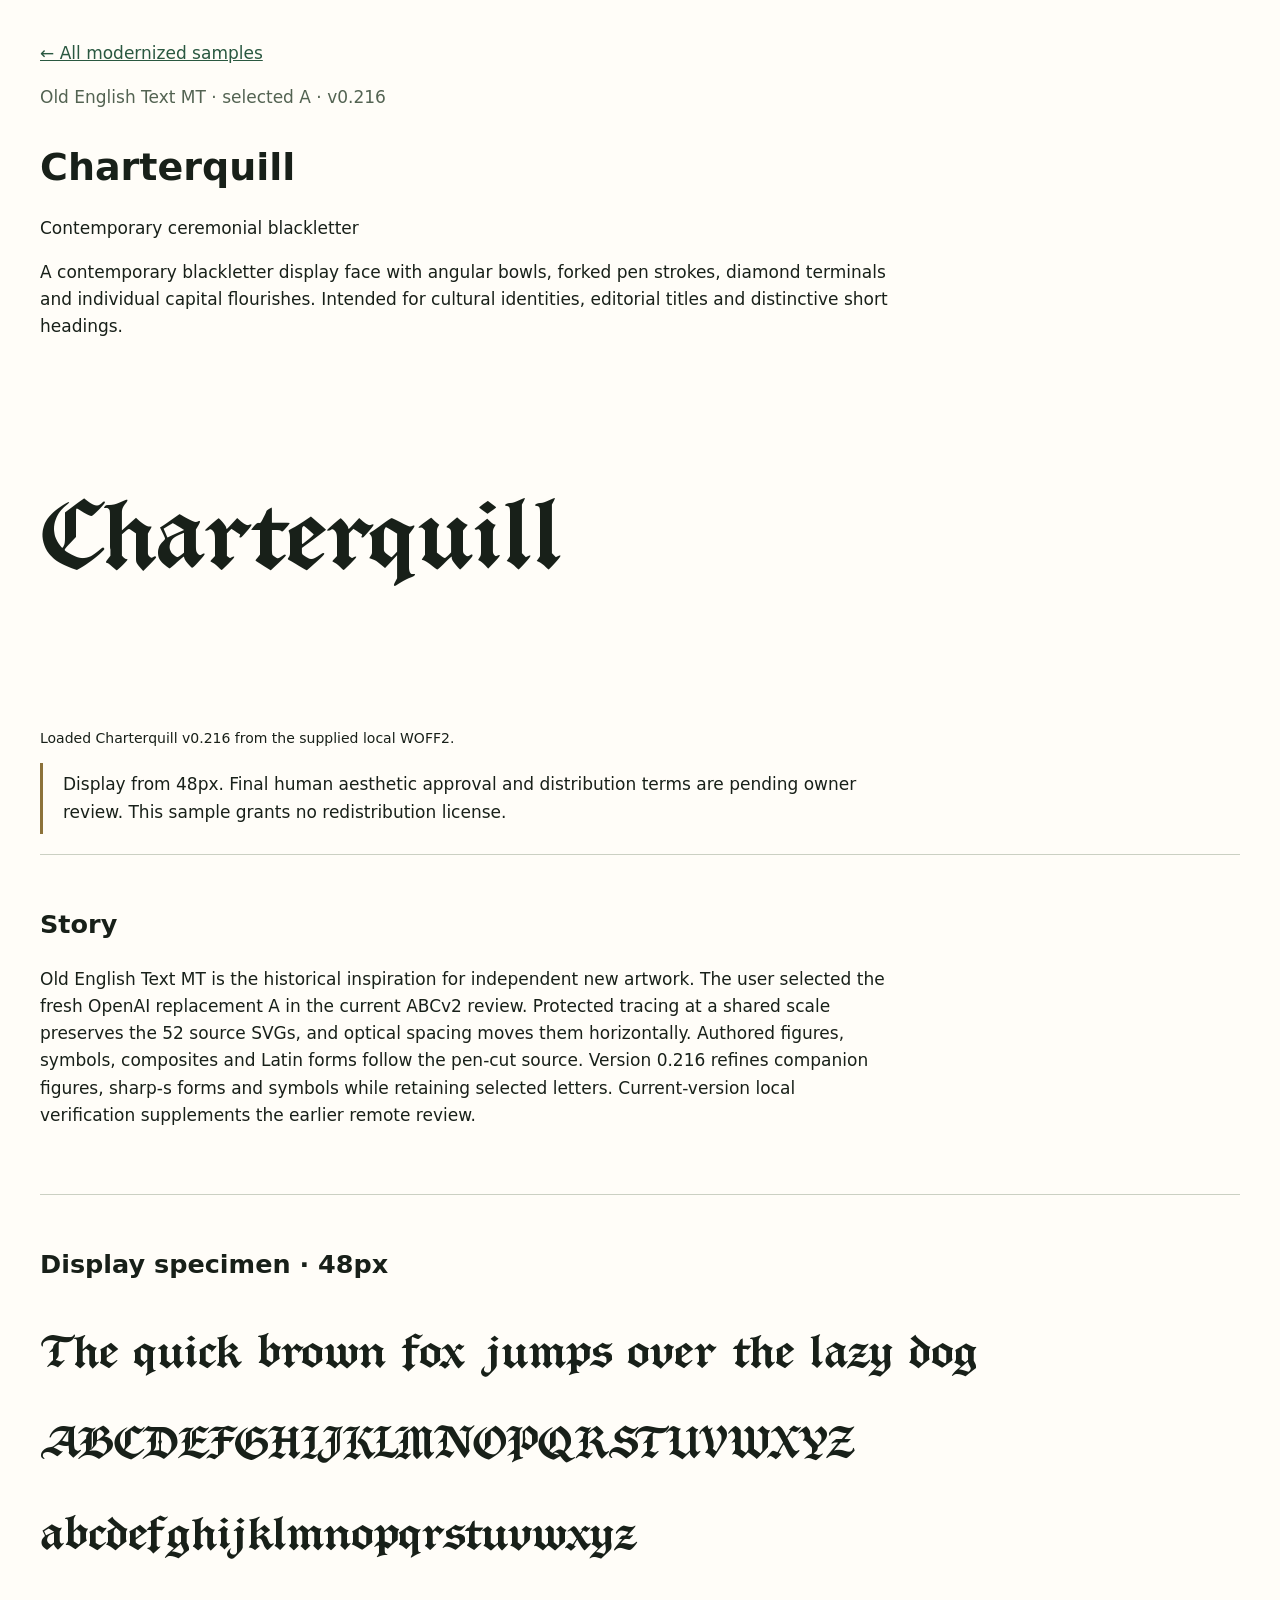
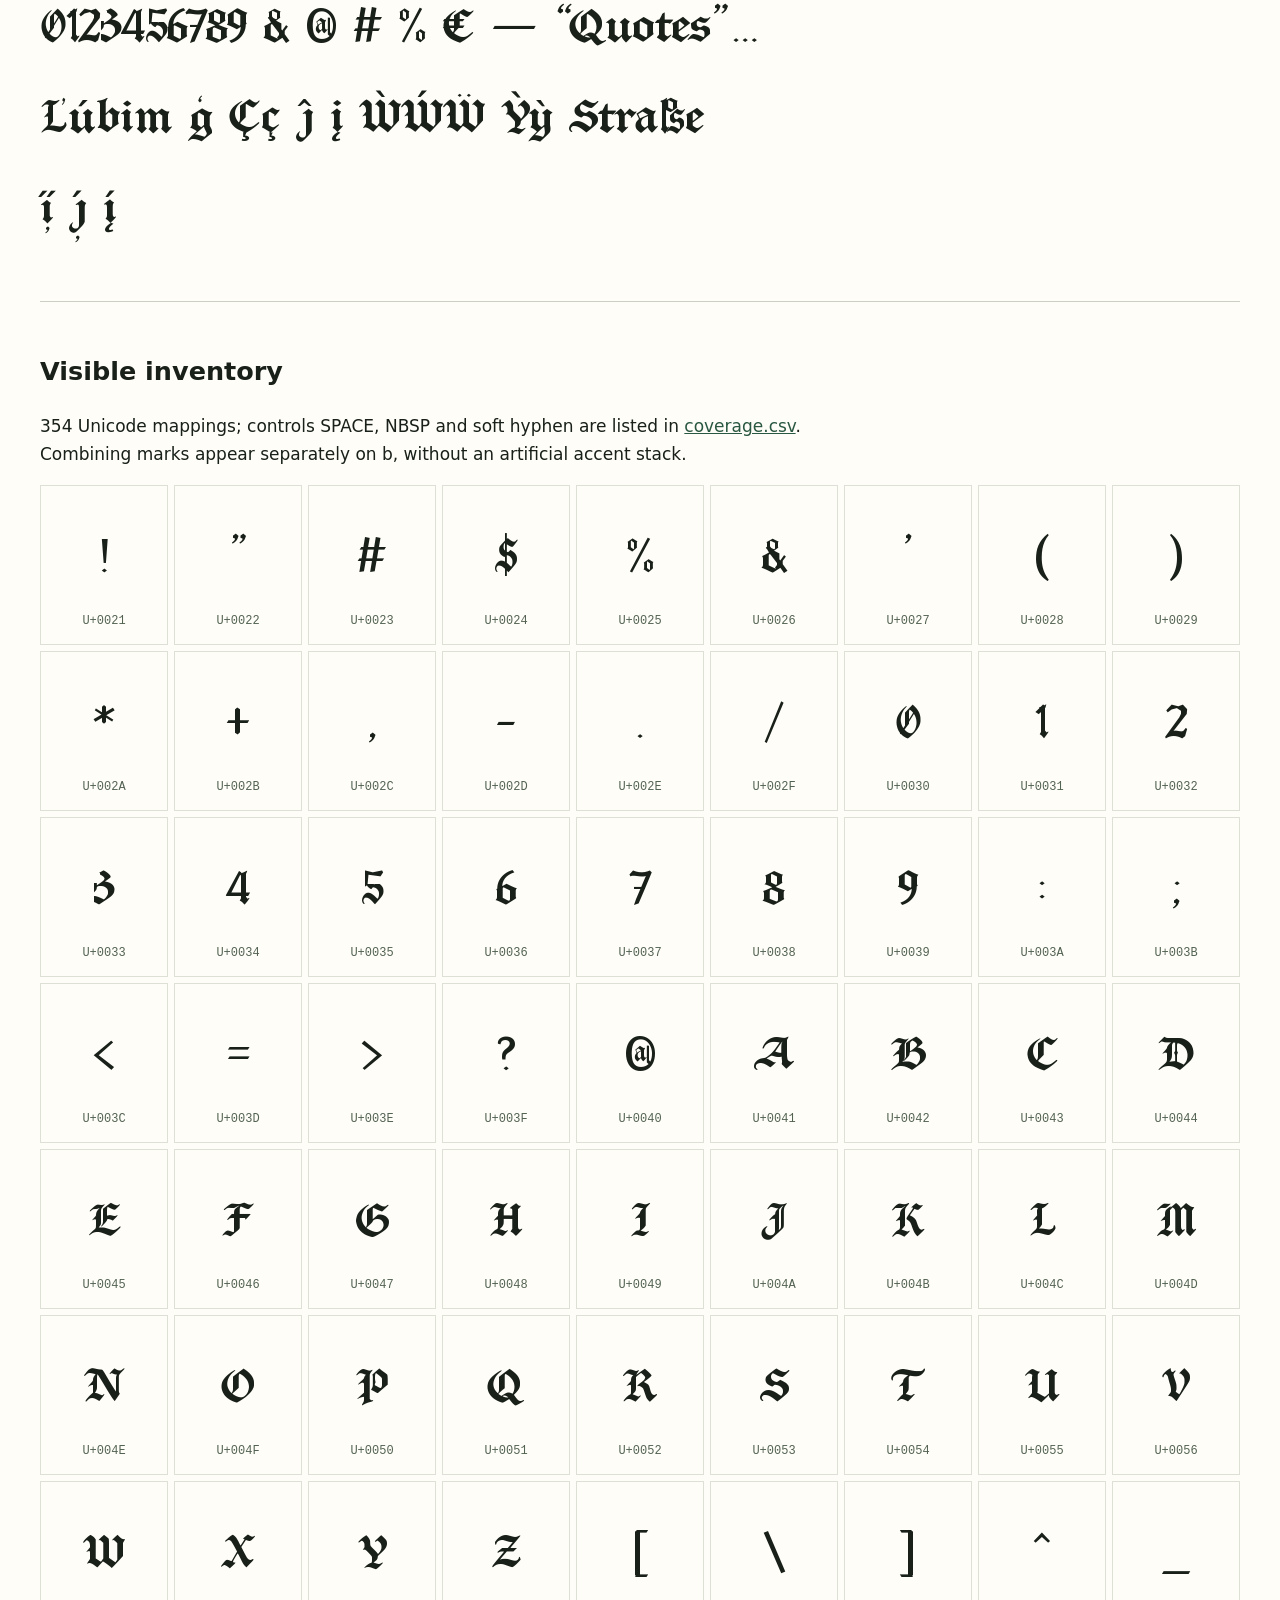
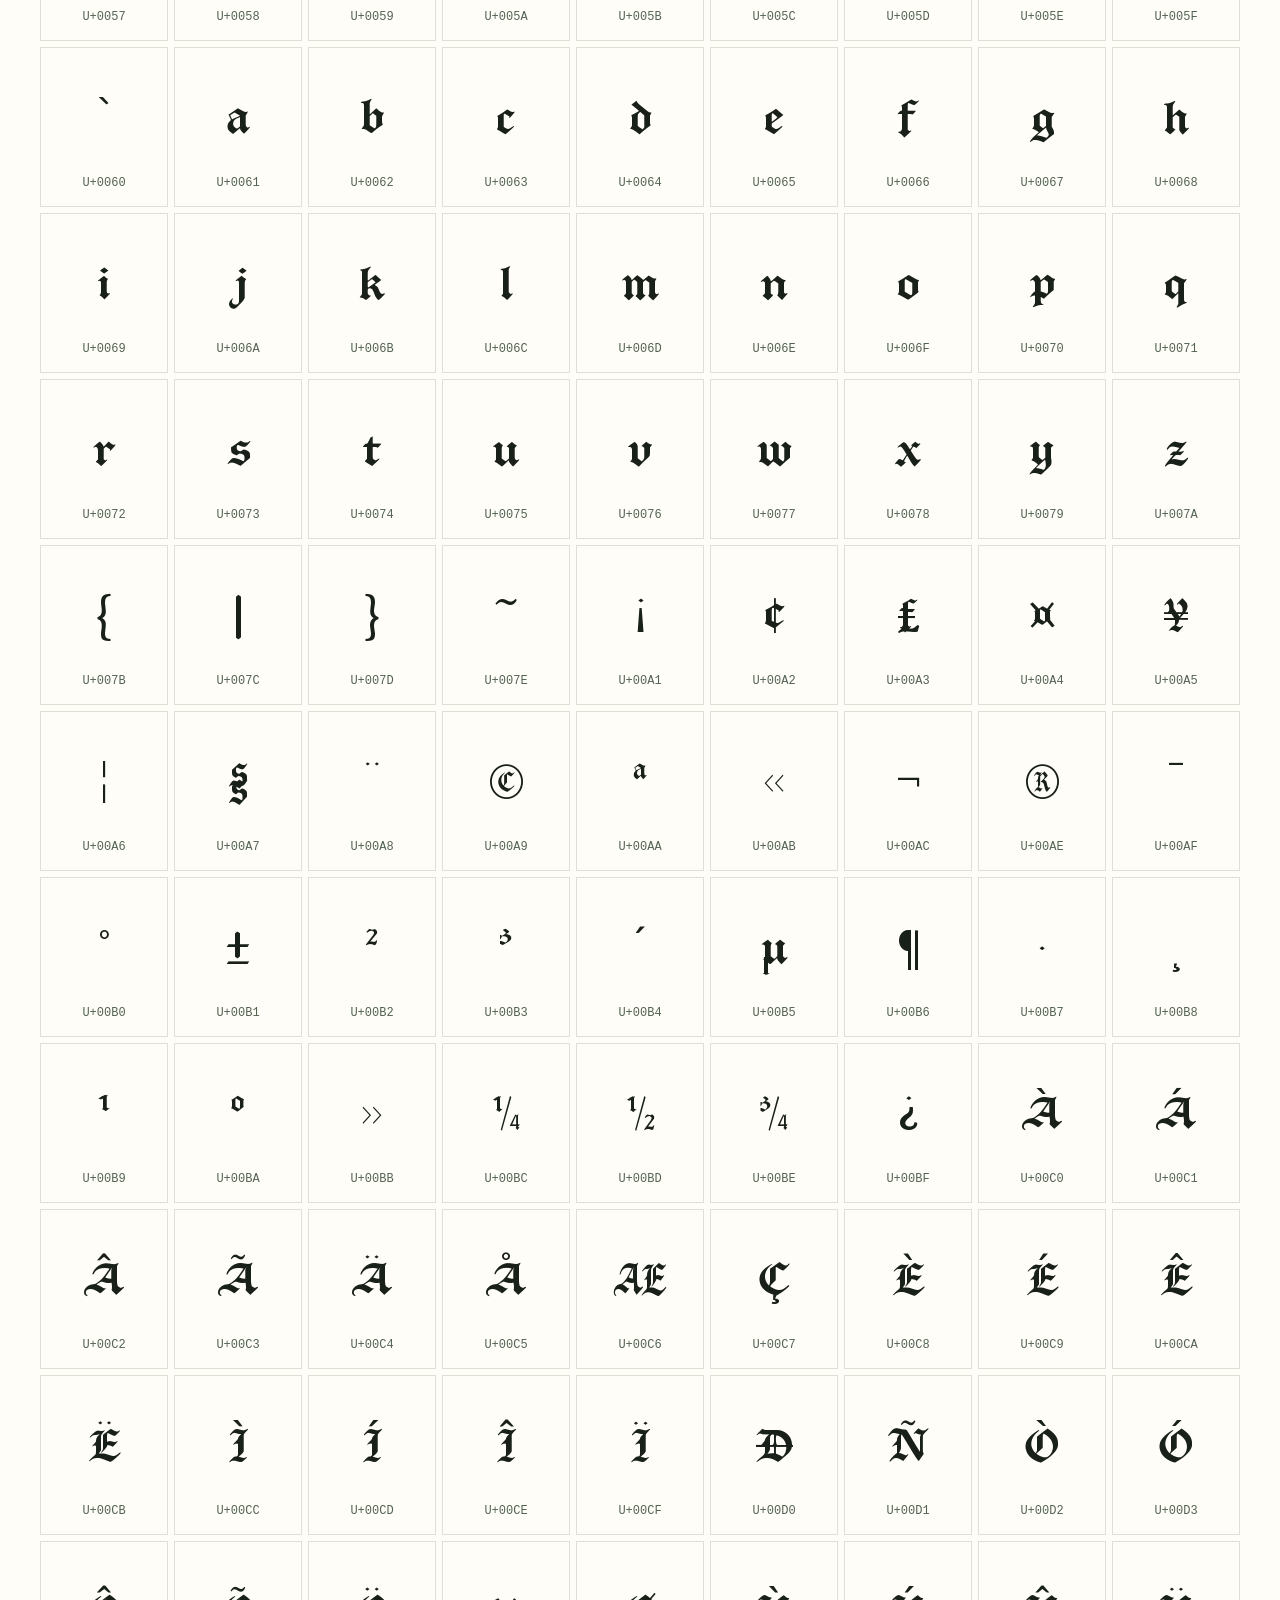
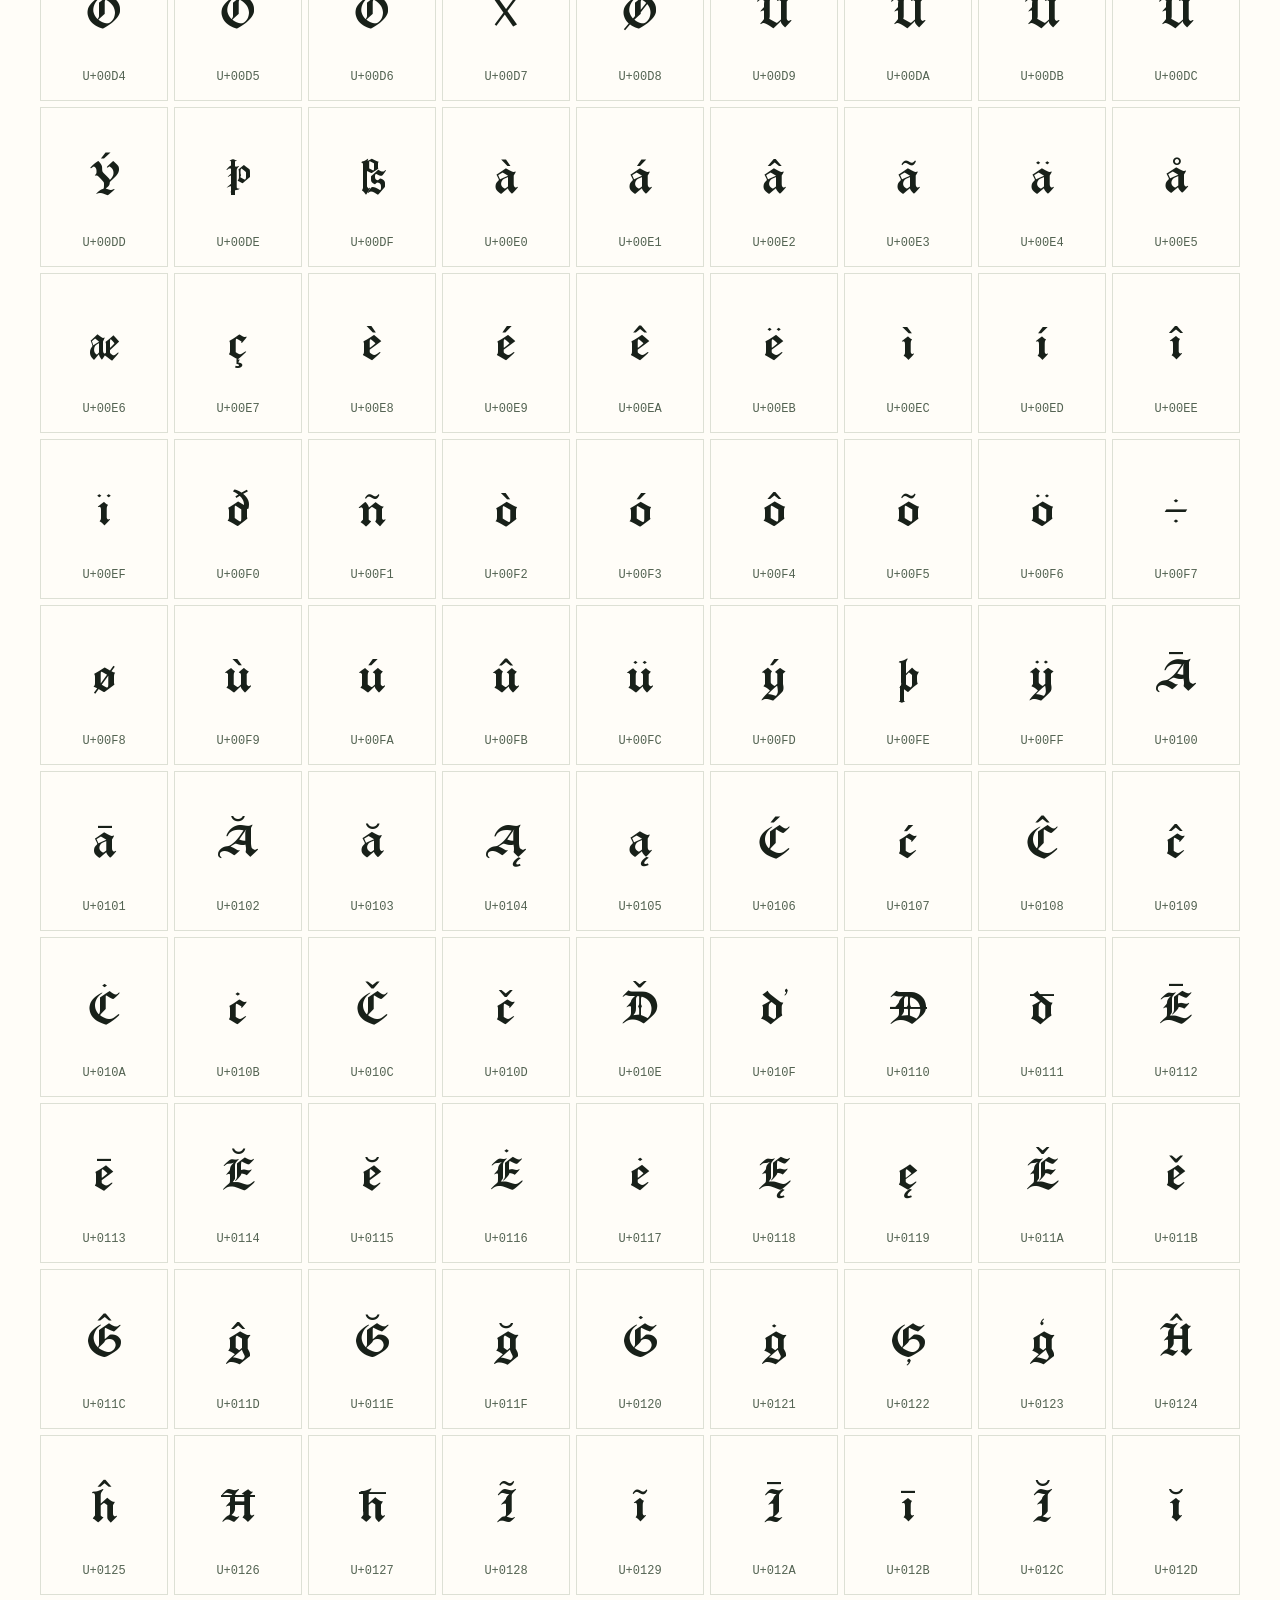
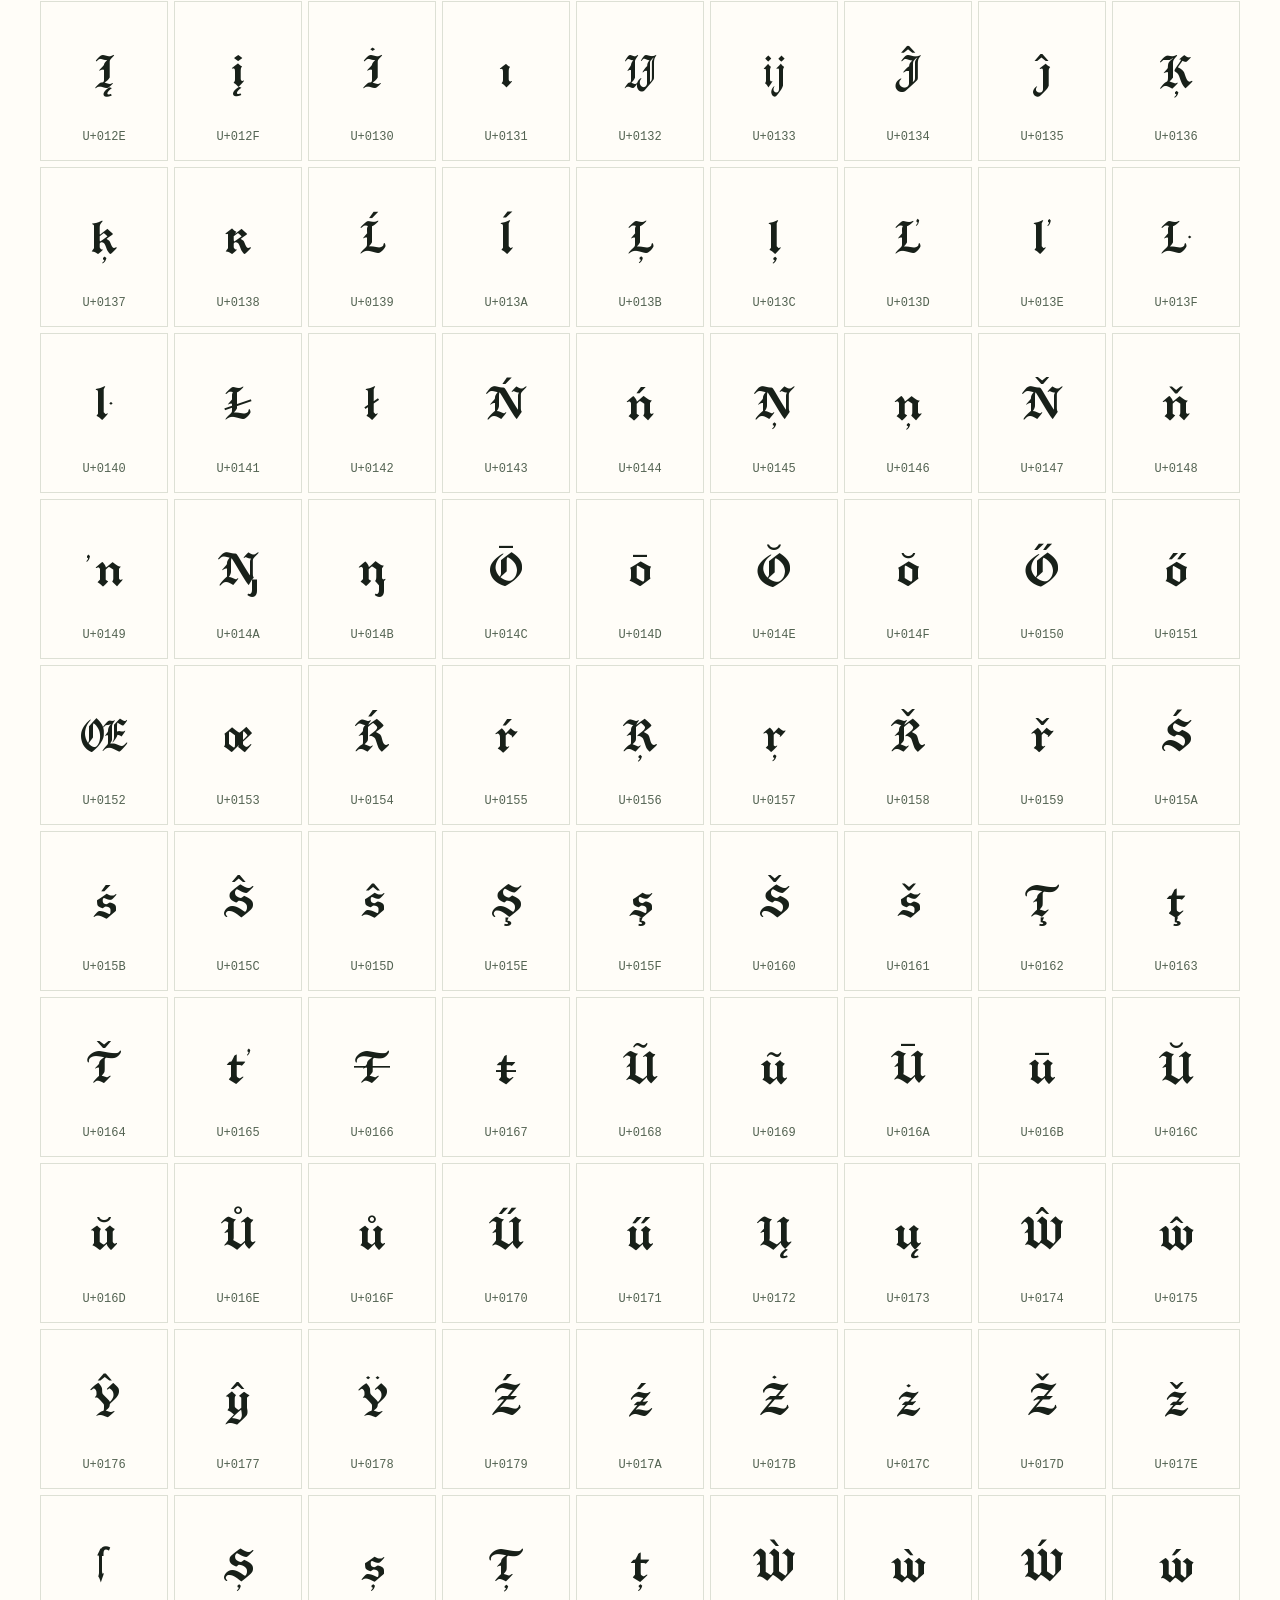
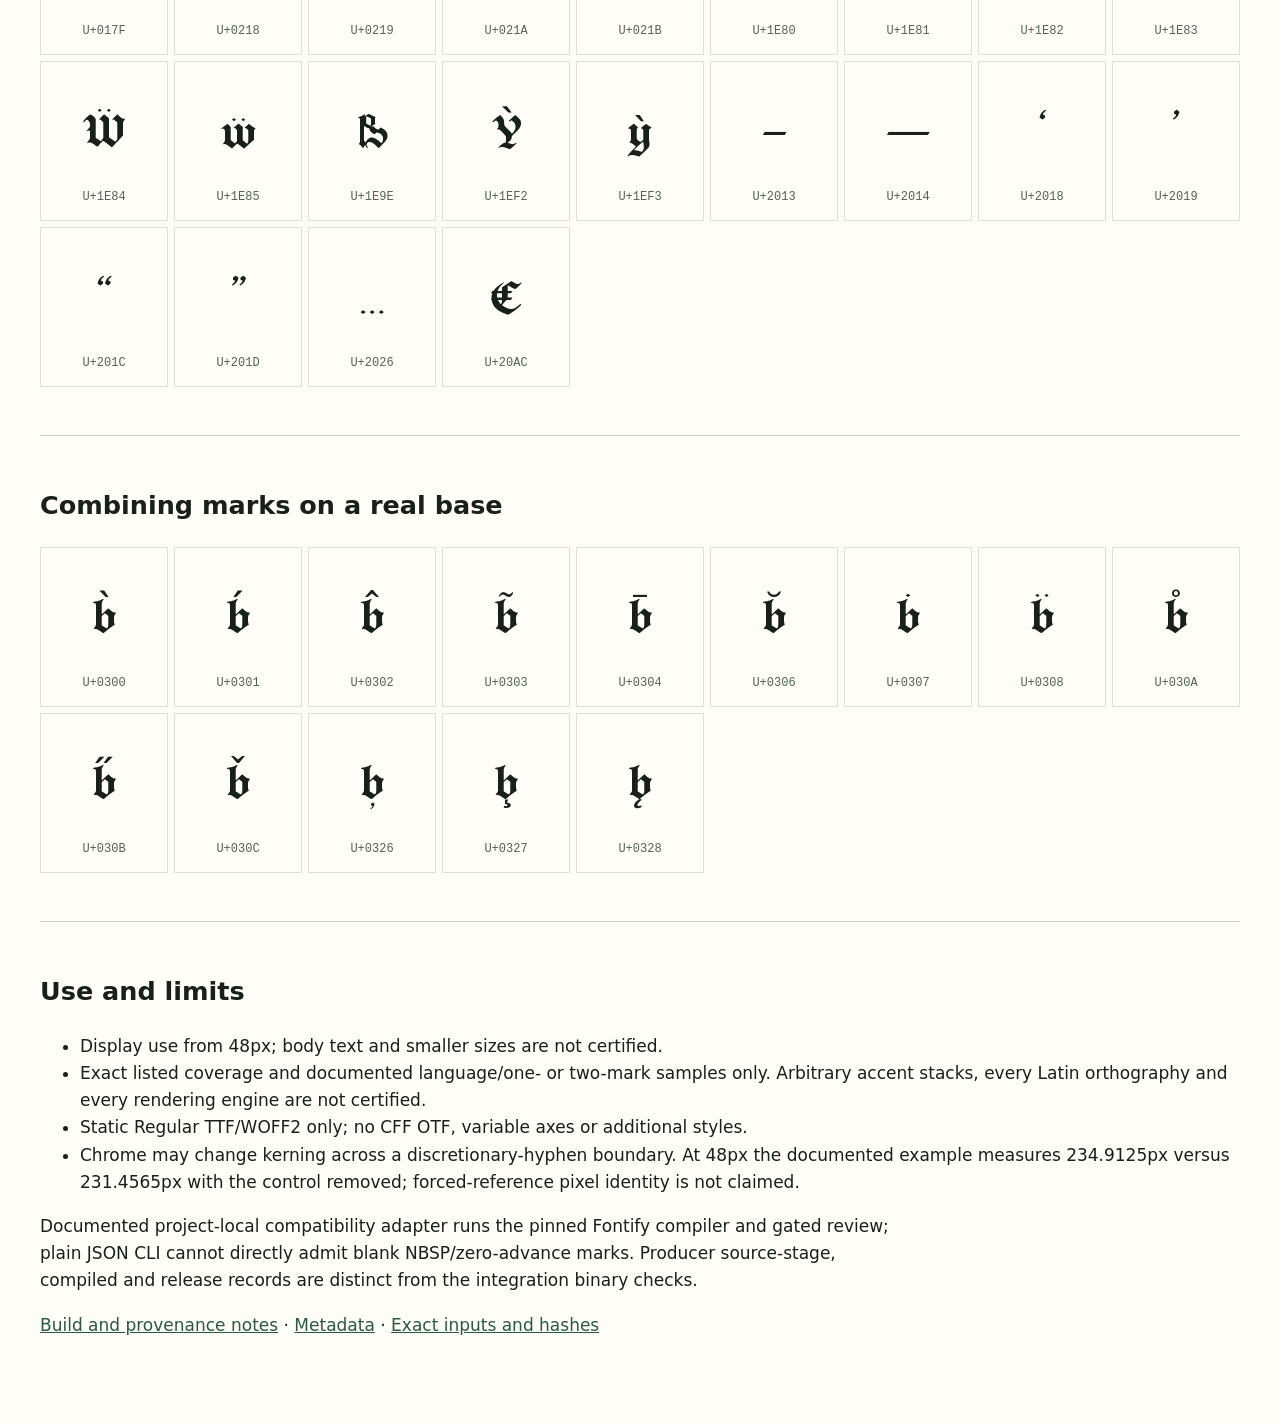
<file: examples/modernized/charterquill/specimen.html>
<!doctype html>
<html lang="en"><meta charset="utf-8"><meta name="viewport" content="width=device-width,initial-scale=1"><title>Charterquill 0.216 · Fontify sample</title><link rel="stylesheet" href="font.css"><style>
*{box-sizing:border-box}body{margin:0;background:#fffdf8;color:#182019;font:17px/1.6 system-ui,sans-serif}main{max-width:1450px;margin:auto;padding:40px}h1,h2,p{max-width:850px}h1{font-size:38px;margin-bottom:4px}a{color:#2a5840}.eyebrow,small{color:#536352}.sample{font-size:48px;overflow-wrap:anywhere}.hero{font-size:clamp(48px,8vw,100px)}.panel{border-top:1px solid #cbd0c3;padding:28px 0;margin-top:20px}.grid{display:grid;grid-template-columns:repeat(auto-fill,minmax(125px,1fr));gap:6px}.cell{border:1px solid #dde0d5;min-height:160px;text-align:center;padding:12px 8px;overflow:visible}.cell span{display:block;font-family:'Charterquill';font-size:48px;line-height:2.4}small{display:block;font:12px/1.4 monospace}.notice{border-left:3px solid #8c723a;padding:8px 20px}#status{font:14px system-ui}@media(max-width:600px){main{padding:20px}}
</style><main><a href="../index.html">← All modernized samples</a><p class="eyebrow">Old English Text MT · selected A · v0.216</p><h1>Charterquill</h1><p>Contemporary ceremonial blackletter</p><p>A contemporary blackletter display face with angular bowls, forked pen strokes, diamond terminals and individual capital flourishes. Intended for cultural identities, editorial titles and distinctive short headings.</p><p class="sample hero">Charterquill</p><p id="status" role="status">Loading local WOFF2…</p><p class="notice">Display from 48px. Final human aesthetic approval and distribution terms are pending owner review. This sample grants no redistribution license.</p><section class="panel"><h2>Story</h2><p>Old English Text MT is the historical inspiration for independent new artwork. The user selected the fresh OpenAI replacement A in the current ABCv2 review. Protected tracing at a shared scale preserves the 52 source SVGs, and optical spacing moves them horizontally. Authored figures, symbols, composites and Latin forms follow the pen-cut source. Version 0.216 refines companion figures, sharp-s forms and symbols while retaining selected letters. Current-version local verification supplements the earlier remote review.</p></section><section class="panel"><h2>Display specimen · 48px</h2><div class="sample" id="live">The quick brown fox jumps over the lazy dog<br>ABCDEFGHIJKLMNOPQRSTUVWXYZ<br>abcdefghijklmnopqrstuvwxyz<br>0123456789 &amp; @ # % € — “Quotes”…<br>Ľúbim ģ Çç ĵ į ẀẂẄ Ỳỳ Straße<br>i̦̋ j̦́ į́</div></section><section class="panel"><h2>Visible inventory</h2><p>354 Unicode mappings; controls SPACE, NBSP and soft hyphen are listed in <a href="coverage.csv">coverage.csv</a>. Combining marks appear separately on b, without an artificial accent stack.</p><div class="grid"><div class="cell"><span>!</span><small>U+0021</small></div><div class="cell"><span>&quot;</span><small>U+0022</small></div><div class="cell"><span>#</span><small>U+0023</small></div><div class="cell"><span>$</span><small>U+0024</small></div><div class="cell"><span>%</span><small>U+0025</small></div><div class="cell"><span>&amp;</span><small>U+0026</small></div><div class="cell"><span>&#x27;</span><small>U+0027</small></div><div class="cell"><span>(</span><small>U+0028</small></div><div class="cell"><span>)</span><small>U+0029</small></div><div class="cell"><span>*</span><small>U+002A</small></div><div class="cell"><span>+</span><small>U+002B</small></div><div class="cell"><span>,</span><small>U+002C</small></div><div class="cell"><span>-</span><small>U+002D</small></div><div class="cell"><span>.</span><small>U+002E</small></div><div class="cell"><span>/</span><small>U+002F</small></div><div class="cell"><span>0</span><small>U+0030</small></div><div class="cell"><span>1</span><small>U+0031</small></div><div class="cell"><span>2</span><small>U+0032</small></div><div class="cell"><span>3</span><small>U+0033</small></div><div class="cell"><span>4</span><small>U+0034</small></div><div class="cell"><span>5</span><small>U+0035</small></div><div class="cell"><span>6</span><small>U+0036</small></div><div class="cell"><span>7</span><small>U+0037</small></div><div class="cell"><span>8</span><small>U+0038</small></div><div class="cell"><span>9</span><small>U+0039</small></div><div class="cell"><span>:</span><small>U+003A</small></div><div class="cell"><span>;</span><small>U+003B</small></div><div class="cell"><span>&lt;</span><small>U+003C</small></div><div class="cell"><span>=</span><small>U+003D</small></div><div class="cell"><span>&gt;</span><small>U+003E</small></div><div class="cell"><span>?</span><small>U+003F</small></div><div class="cell"><span>@</span><small>U+0040</small></div><div class="cell"><span>A</span><small>U+0041</small></div><div class="cell"><span>B</span><small>U+0042</small></div><div class="cell"><span>C</span><small>U+0043</small></div><div class="cell"><span>D</span><small>U+0044</small></div><div class="cell"><span>E</span><small>U+0045</small></div><div class="cell"><span>F</span><small>U+0046</small></div><div class="cell"><span>G</span><small>U+0047</small></div><div class="cell"><span>H</span><small>U+0048</small></div><div class="cell"><span>I</span><small>U+0049</small></div><div class="cell"><span>J</span><small>U+004A</small></div><div class="cell"><span>K</span><small>U+004B</small></div><div class="cell"><span>L</span><small>U+004C</small></div><div class="cell"><span>M</span><small>U+004D</small></div><div class="cell"><span>N</span><small>U+004E</small></div><div class="cell"><span>O</span><small>U+004F</small></div><div class="cell"><span>P</span><small>U+0050</small></div><div class="cell"><span>Q</span><small>U+0051</small></div><div class="cell"><span>R</span><small>U+0052</small></div><div class="cell"><span>S</span><small>U+0053</small></div><div class="cell"><span>T</span><small>U+0054</small></div><div class="cell"><span>U</span><small>U+0055</small></div><div class="cell"><span>V</span><small>U+0056</small></div><div class="cell"><span>W</span><small>U+0057</small></div><div class="cell"><span>X</span><small>U+0058</small></div><div class="cell"><span>Y</span><small>U+0059</small></div><div class="cell"><span>Z</span><small>U+005A</small></div><div class="cell"><span>[</span><small>U+005B</small></div><div class="cell"><span>\</span><small>U+005C</small></div><div class="cell"><span>]</span><small>U+005D</small></div><div class="cell"><span>^</span><small>U+005E</small></div><div class="cell"><span>_</span><small>U+005F</small></div><div class="cell"><span>`</span><small>U+0060</small></div><div class="cell"><span>a</span><small>U+0061</small></div><div class="cell"><span>b</span><small>U+0062</small></div><div class="cell"><span>c</span><small>U+0063</small></div><div class="cell"><span>d</span><small>U+0064</small></div><div class="cell"><span>e</span><small>U+0065</small></div><div class="cell"><span>f</span><small>U+0066</small></div><div class="cell"><span>g</span><small>U+0067</small></div><div class="cell"><span>h</span><small>U+0068</small></div><div class="cell"><span>i</span><small>U+0069</small></div><div class="cell"><span>j</span><small>U+006A</small></div><div class="cell"><span>k</span><small>U+006B</small></div><div class="cell"><span>l</span><small>U+006C</small></div><div class="cell"><span>m</span><small>U+006D</small></div><div class="cell"><span>n</span><small>U+006E</small></div><div class="cell"><span>o</span><small>U+006F</small></div><div class="cell"><span>p</span><small>U+0070</small></div><div class="cell"><span>q</span><small>U+0071</small></div><div class="cell"><span>r</span><small>U+0072</small></div><div class="cell"><span>s</span><small>U+0073</small></div><div class="cell"><span>t</span><small>U+0074</small></div><div class="cell"><span>u</span><small>U+0075</small></div><div class="cell"><span>v</span><small>U+0076</small></div><div class="cell"><span>w</span><small>U+0077</small></div><div class="cell"><span>x</span><small>U+0078</small></div><div class="cell"><span>y</span><small>U+0079</small></div><div class="cell"><span>z</span><small>U+007A</small></div><div class="cell"><span>{</span><small>U+007B</small></div><div class="cell"><span>|</span><small>U+007C</small></div><div class="cell"><span>}</span><small>U+007D</small></div><div class="cell"><span>~</span><small>U+007E</small></div><div class="cell"><span>¡</span><small>U+00A1</small></div><div class="cell"><span>¢</span><small>U+00A2</small></div><div class="cell"><span>£</span><small>U+00A3</small></div><div class="cell"><span>¤</span><small>U+00A4</small></div><div class="cell"><span>¥</span><small>U+00A5</small></div><div class="cell"><span>¦</span><small>U+00A6</small></div><div class="cell"><span>§</span><small>U+00A7</small></div><div class="cell"><span>¨</span><small>U+00A8</small></div><div class="cell"><span>©</span><small>U+00A9</small></div><div class="cell"><span>ª</span><small>U+00AA</small></div><div class="cell"><span>«</span><small>U+00AB</small></div><div class="cell"><span>¬</span><small>U+00AC</small></div><div class="cell"><span>®</span><small>U+00AE</small></div><div class="cell"><span>¯</span><small>U+00AF</small></div><div class="cell"><span>°</span><small>U+00B0</small></div><div class="cell"><span>±</span><small>U+00B1</small></div><div class="cell"><span>²</span><small>U+00B2</small></div><div class="cell"><span>³</span><small>U+00B3</small></div><div class="cell"><span>´</span><small>U+00B4</small></div><div class="cell"><span>µ</span><small>U+00B5</small></div><div class="cell"><span>¶</span><small>U+00B6</small></div><div class="cell"><span>·</span><small>U+00B7</small></div><div class="cell"><span>¸</span><small>U+00B8</small></div><div class="cell"><span>¹</span><small>U+00B9</small></div><div class="cell"><span>º</span><small>U+00BA</small></div><div class="cell"><span>»</span><small>U+00BB</small></div><div class="cell"><span>¼</span><small>U+00BC</small></div><div class="cell"><span>½</span><small>U+00BD</small></div><div class="cell"><span>¾</span><small>U+00BE</small></div><div class="cell"><span>¿</span><small>U+00BF</small></div><div class="cell"><span>À</span><small>U+00C0</small></div><div class="cell"><span>Á</span><small>U+00C1</small></div><div class="cell"><span>Â</span><small>U+00C2</small></div><div class="cell"><span>Ã</span><small>U+00C3</small></div><div class="cell"><span>Ä</span><small>U+00C4</small></div><div class="cell"><span>Å</span><small>U+00C5</small></div><div class="cell"><span>Æ</span><small>U+00C6</small></div><div class="cell"><span>Ç</span><small>U+00C7</small></div><div class="cell"><span>È</span><small>U+00C8</small></div><div class="cell"><span>É</span><small>U+00C9</small></div><div class="cell"><span>Ê</span><small>U+00CA</small></div><div class="cell"><span>Ë</span><small>U+00CB</small></div><div class="cell"><span>Ì</span><small>U+00CC</small></div><div class="cell"><span>Í</span><small>U+00CD</small></div><div class="cell"><span>Î</span><small>U+00CE</small></div><div class="cell"><span>Ï</span><small>U+00CF</small></div><div class="cell"><span>Ð</span><small>U+00D0</small></div><div class="cell"><span>Ñ</span><small>U+00D1</small></div><div class="cell"><span>Ò</span><small>U+00D2</small></div><div class="cell"><span>Ó</span><small>U+00D3</small></div><div class="cell"><span>Ô</span><small>U+00D4</small></div><div class="cell"><span>Õ</span><small>U+00D5</small></div><div class="cell"><span>Ö</span><small>U+00D6</small></div><div class="cell"><span>×</span><small>U+00D7</small></div><div class="cell"><span>Ø</span><small>U+00D8</small></div><div class="cell"><span>Ù</span><small>U+00D9</small></div><div class="cell"><span>Ú</span><small>U+00DA</small></div><div class="cell"><span>Û</span><small>U+00DB</small></div><div class="cell"><span>Ü</span><small>U+00DC</small></div><div class="cell"><span>Ý</span><small>U+00DD</small></div><div class="cell"><span>Þ</span><small>U+00DE</small></div><div class="cell"><span>ß</span><small>U+00DF</small></div><div class="cell"><span>à</span><small>U+00E0</small></div><div class="cell"><span>á</span><small>U+00E1</small></div><div class="cell"><span>â</span><small>U+00E2</small></div><div class="cell"><span>ã</span><small>U+00E3</small></div><div class="cell"><span>ä</span><small>U+00E4</small></div><div class="cell"><span>å</span><small>U+00E5</small></div><div class="cell"><span>æ</span><small>U+00E6</small></div><div class="cell"><span>ç</span><small>U+00E7</small></div><div class="cell"><span>è</span><small>U+00E8</small></div><div class="cell"><span>é</span><small>U+00E9</small></div><div class="cell"><span>ê</span><small>U+00EA</small></div><div class="cell"><span>ë</span><small>U+00EB</small></div><div class="cell"><span>ì</span><small>U+00EC</small></div><div class="cell"><span>í</span><small>U+00ED</small></div><div class="cell"><span>î</span><small>U+00EE</small></div><div class="cell"><span>ï</span><small>U+00EF</small></div><div class="cell"><span>ð</span><small>U+00F0</small></div><div class="cell"><span>ñ</span><small>U+00F1</small></div><div class="cell"><span>ò</span><small>U+00F2</small></div><div class="cell"><span>ó</span><small>U+00F3</small></div><div class="cell"><span>ô</span><small>U+00F4</small></div><div class="cell"><span>õ</span><small>U+00F5</small></div><div class="cell"><span>ö</span><small>U+00F6</small></div><div class="cell"><span>÷</span><small>U+00F7</small></div><div class="cell"><span>ø</span><small>U+00F8</small></div><div class="cell"><span>ù</span><small>U+00F9</small></div><div class="cell"><span>ú</span><small>U+00FA</small></div><div class="cell"><span>û</span><small>U+00FB</small></div><div class="cell"><span>ü</span><small>U+00FC</small></div><div class="cell"><span>ý</span><small>U+00FD</small></div><div class="cell"><span>þ</span><small>U+00FE</small></div><div class="cell"><span>ÿ</span><small>U+00FF</small></div><div class="cell"><span>Ā</span><small>U+0100</small></div><div class="cell"><span>ā</span><small>U+0101</small></div><div class="cell"><span>Ă</span><small>U+0102</small></div><div class="cell"><span>ă</span><small>U+0103</small></div><div class="cell"><span>Ą</span><small>U+0104</small></div><div class="cell"><span>ą</span><small>U+0105</small></div><div class="cell"><span>Ć</span><small>U+0106</small></div><div class="cell"><span>ć</span><small>U+0107</small></div><div class="cell"><span>Ĉ</span><small>U+0108</small></div><div class="cell"><span>ĉ</span><small>U+0109</small></div><div class="cell"><span>Ċ</span><small>U+010A</small></div><div class="cell"><span>ċ</span><small>U+010B</small></div><div class="cell"><span>Č</span><small>U+010C</small></div><div class="cell"><span>č</span><small>U+010D</small></div><div class="cell"><span>Ď</span><small>U+010E</small></div><div class="cell"><span>ď</span><small>U+010F</small></div><div class="cell"><span>Đ</span><small>U+0110</small></div><div class="cell"><span>đ</span><small>U+0111</small></div><div class="cell"><span>Ē</span><small>U+0112</small></div><div class="cell"><span>ē</span><small>U+0113</small></div><div class="cell"><span>Ĕ</span><small>U+0114</small></div><div class="cell"><span>ĕ</span><small>U+0115</small></div><div class="cell"><span>Ė</span><small>U+0116</small></div><div class="cell"><span>ė</span><small>U+0117</small></div><div class="cell"><span>Ę</span><small>U+0118</small></div><div class="cell"><span>ę</span><small>U+0119</small></div><div class="cell"><span>Ě</span><small>U+011A</small></div><div class="cell"><span>ě</span><small>U+011B</small></div><div class="cell"><span>Ĝ</span><small>U+011C</small></div><div class="cell"><span>ĝ</span><small>U+011D</small></div><div class="cell"><span>Ğ</span><small>U+011E</small></div><div class="cell"><span>ğ</span><small>U+011F</small></div><div class="cell"><span>Ġ</span><small>U+0120</small></div><div class="cell"><span>ġ</span><small>U+0121</small></div><div class="cell"><span>Ģ</span><small>U+0122</small></div><div class="cell"><span>ģ</span><small>U+0123</small></div><div class="cell"><span>Ĥ</span><small>U+0124</small></div><div class="cell"><span>ĥ</span><small>U+0125</small></div><div class="cell"><span>Ħ</span><small>U+0126</small></div><div class="cell"><span>ħ</span><small>U+0127</small></div><div class="cell"><span>Ĩ</span><small>U+0128</small></div><div class="cell"><span>ĩ</span><small>U+0129</small></div><div class="cell"><span>Ī</span><small>U+012A</small></div><div class="cell"><span>ī</span><small>U+012B</small></div><div class="cell"><span>Ĭ</span><small>U+012C</small></div><div class="cell"><span>ĭ</span><small>U+012D</small></div><div class="cell"><span>Į</span><small>U+012E</small></div><div class="cell"><span>į</span><small>U+012F</small></div><div class="cell"><span>İ</span><small>U+0130</small></div><div class="cell"><span>ı</span><small>U+0131</small></div><div class="cell"><span>Ĳ</span><small>U+0132</small></div><div class="cell"><span>ĳ</span><small>U+0133</small></div><div class="cell"><span>Ĵ</span><small>U+0134</small></div><div class="cell"><span>ĵ</span><small>U+0135</small></div><div class="cell"><span>Ķ</span><small>U+0136</small></div><div class="cell"><span>ķ</span><small>U+0137</small></div><div class="cell"><span>ĸ</span><small>U+0138</small></div><div class="cell"><span>Ĺ</span><small>U+0139</small></div><div class="cell"><span>ĺ</span><small>U+013A</small></div><div class="cell"><span>Ļ</span><small>U+013B</small></div><div class="cell"><span>ļ</span><small>U+013C</small></div><div class="cell"><span>Ľ</span><small>U+013D</small></div><div class="cell"><span>ľ</span><small>U+013E</small></div><div class="cell"><span>Ŀ</span><small>U+013F</small></div><div class="cell"><span>ŀ</span><small>U+0140</small></div><div class="cell"><span>Ł</span><small>U+0141</small></div><div class="cell"><span>ł</span><small>U+0142</small></div><div class="cell"><span>Ń</span><small>U+0143</small></div><div class="cell"><span>ń</span><small>U+0144</small></div><div class="cell"><span>Ņ</span><small>U+0145</small></div><div class="cell"><span>ņ</span><small>U+0146</small></div><div class="cell"><span>Ň</span><small>U+0147</small></div><div class="cell"><span>ň</span><small>U+0148</small></div><div class="cell"><span>ŉ</span><small>U+0149</small></div><div class="cell"><span>Ŋ</span><small>U+014A</small></div><div class="cell"><span>ŋ</span><small>U+014B</small></div><div class="cell"><span>Ō</span><small>U+014C</small></div><div class="cell"><span>ō</span><small>U+014D</small></div><div class="cell"><span>Ŏ</span><small>U+014E</small></div><div class="cell"><span>ŏ</span><small>U+014F</small></div><div class="cell"><span>Ő</span><small>U+0150</small></div><div class="cell"><span>ő</span><small>U+0151</small></div><div class="cell"><span>Œ</span><small>U+0152</small></div><div class="cell"><span>œ</span><small>U+0153</small></div><div class="cell"><span>Ŕ</span><small>U+0154</small></div><div class="cell"><span>ŕ</span><small>U+0155</small></div><div class="cell"><span>Ŗ</span><small>U+0156</small></div><div class="cell"><span>ŗ</span><small>U+0157</small></div><div class="cell"><span>Ř</span><small>U+0158</small></div><div class="cell"><span>ř</span><small>U+0159</small></div><div class="cell"><span>Ś</span><small>U+015A</small></div><div class="cell"><span>ś</span><small>U+015B</small></div><div class="cell"><span>Ŝ</span><small>U+015C</small></div><div class="cell"><span>ŝ</span><small>U+015D</small></div><div class="cell"><span>Ş</span><small>U+015E</small></div><div class="cell"><span>ş</span><small>U+015F</small></div><div class="cell"><span>Š</span><small>U+0160</small></div><div class="cell"><span>š</span><small>U+0161</small></div><div class="cell"><span>Ţ</span><small>U+0162</small></div><div class="cell"><span>ţ</span><small>U+0163</small></div><div class="cell"><span>Ť</span><small>U+0164</small></div><div class="cell"><span>ť</span><small>U+0165</small></div><div class="cell"><span>Ŧ</span><small>U+0166</small></div><div class="cell"><span>ŧ</span><small>U+0167</small></div><div class="cell"><span>Ũ</span><small>U+0168</small></div><div class="cell"><span>ũ</span><small>U+0169</small></div><div class="cell"><span>Ū</span><small>U+016A</small></div><div class="cell"><span>ū</span><small>U+016B</small></div><div class="cell"><span>Ŭ</span><small>U+016C</small></div><div class="cell"><span>ŭ</span><small>U+016D</small></div><div class="cell"><span>Ů</span><small>U+016E</small></div><div class="cell"><span>ů</span><small>U+016F</small></div><div class="cell"><span>Ű</span><small>U+0170</small></div><div class="cell"><span>ű</span><small>U+0171</small></div><div class="cell"><span>Ų</span><small>U+0172</small></div><div class="cell"><span>ų</span><small>U+0173</small></div><div class="cell"><span>Ŵ</span><small>U+0174</small></div><div class="cell"><span>ŵ</span><small>U+0175</small></div><div class="cell"><span>Ŷ</span><small>U+0176</small></div><div class="cell"><span>ŷ</span><small>U+0177</small></div><div class="cell"><span>Ÿ</span><small>U+0178</small></div><div class="cell"><span>Ź</span><small>U+0179</small></div><div class="cell"><span>ź</span><small>U+017A</small></div><div class="cell"><span>Ż</span><small>U+017B</small></div><div class="cell"><span>ż</span><small>U+017C</small></div><div class="cell"><span>Ž</span><small>U+017D</small></div><div class="cell"><span>ž</span><small>U+017E</small></div><div class="cell"><span>ſ</span><small>U+017F</small></div><div class="cell"><span>Ș</span><small>U+0218</small></div><div class="cell"><span>ș</span><small>U+0219</small></div><div class="cell"><span>Ț</span><small>U+021A</small></div><div class="cell"><span>ț</span><small>U+021B</small></div><div class="cell"><span>Ẁ</span><small>U+1E80</small></div><div class="cell"><span>ẁ</span><small>U+1E81</small></div><div class="cell"><span>Ẃ</span><small>U+1E82</small></div><div class="cell"><span>ẃ</span><small>U+1E83</small></div><div class="cell"><span>Ẅ</span><small>U+1E84</small></div><div class="cell"><span>ẅ</span><small>U+1E85</small></div><div class="cell"><span>ẞ</span><small>U+1E9E</small></div><div class="cell"><span>Ỳ</span><small>U+1EF2</small></div><div class="cell"><span>ỳ</span><small>U+1EF3</small></div><div class="cell"><span>–</span><small>U+2013</small></div><div class="cell"><span>—</span><small>U+2014</small></div><div class="cell"><span>‘</span><small>U+2018</small></div><div class="cell"><span>’</span><small>U+2019</small></div><div class="cell"><span>“</span><small>U+201C</small></div><div class="cell"><span>”</span><small>U+201D</small></div><div class="cell"><span>…</span><small>U+2026</small></div><div class="cell"><span>€</span><small>U+20AC</small></div></div></section><section class="panel"><h2>Combining marks on a real base</h2><div class="grid"><div class="cell"><span>b̀</span><small>U+0300</small></div><div class="cell"><span>b́</span><small>U+0301</small></div><div class="cell"><span>b̂</span><small>U+0302</small></div><div class="cell"><span>b̃</span><small>U+0303</small></div><div class="cell"><span>b̄</span><small>U+0304</small></div><div class="cell"><span>b̆</span><small>U+0306</small></div><div class="cell"><span>ḃ</span><small>U+0307</small></div><div class="cell"><span>b̈</span><small>U+0308</small></div><div class="cell"><span>b̊</span><small>U+030A</small></div><div class="cell"><span>b̋</span><small>U+030B</small></div><div class="cell"><span>b̌</span><small>U+030C</small></div><div class="cell"><span>b̦</span><small>U+0326</small></div><div class="cell"><span>b̧</span><small>U+0327</small></div><div class="cell"><span>b̨</span><small>U+0328</small></div></div></section><section class="panel"><h2>Use and limits</h2><ul><li>Display use from 48px; body text and smaller sizes are not certified.</li><li>Exact listed coverage and documented language/one- or two-mark samples only. Arbitrary accent stacks, every Latin orthography and every rendering engine are not certified.</li><li>Static Regular TTF/WOFF2 only; no CFF OTF, variable axes or additional styles.</li><li>Chrome may change kerning across a discretionary-hyphen boundary. At 48px the documented example measures 234.9125px versus 231.4565px with the control removed; forced-reference pixel identity is not claimed.</li></ul><p>Documented project-local compatibility adapter runs the pinned Fontify compiler and gated review; plain JSON CLI cannot directly admit blank NBSP/zero-advance marks. Producer source-stage, compiled and release records are distinct from the integration binary checks.</p><p><a href="README.md">Build and provenance notes</a> · <a href="metadata.json">Metadata</a> · <a href="provenance.json">Exact inputs and hashes</a></p></section></main><script>
document.fonts.load('48px "Charterquill"').then(f=>{document.getElementById('status').textContent=f.length?'Loaded Charterquill v0.216 from the supplied local WOFF2.':'Font failed to load.';if(!f.length)document.body.dataset.fontError='true';}).catch(()=>{document.getElementById('status').textContent='Font failed to load.';document.body.dataset.fontError='true';});
</script></html>
</file>
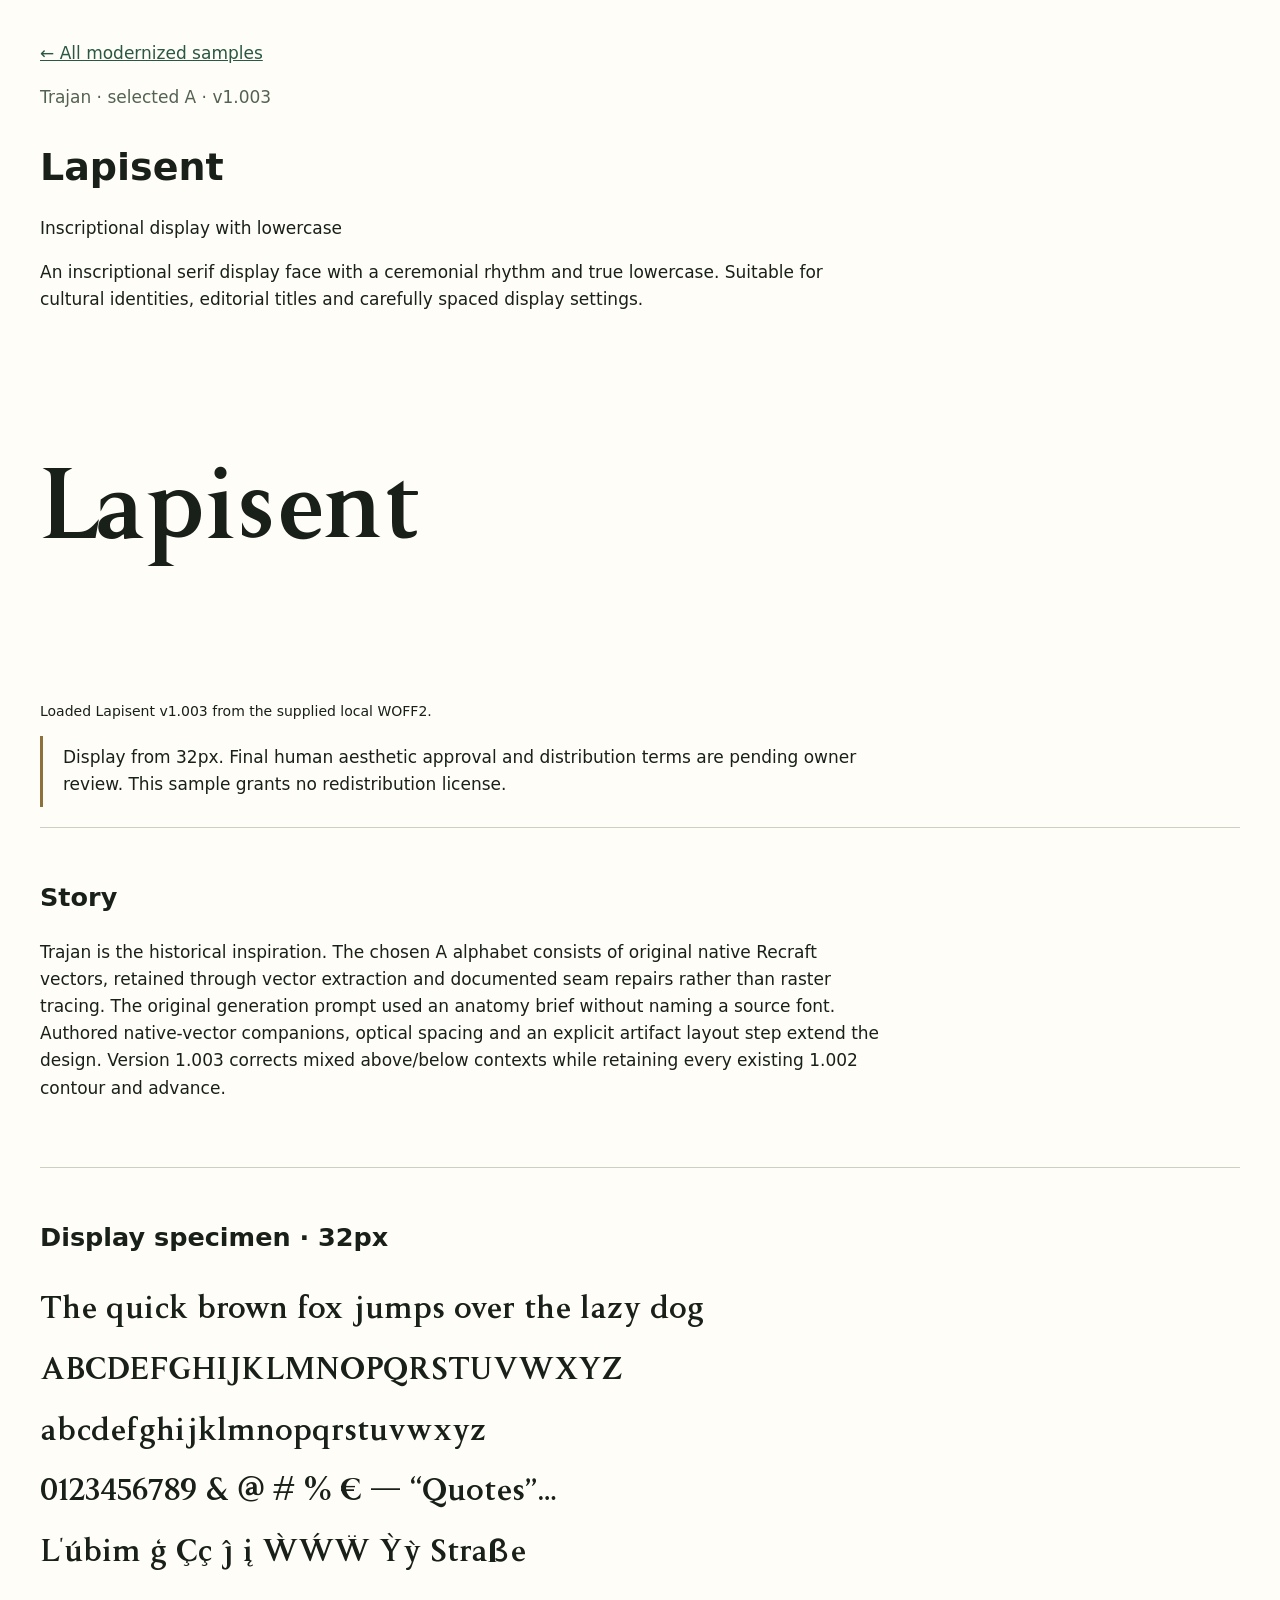
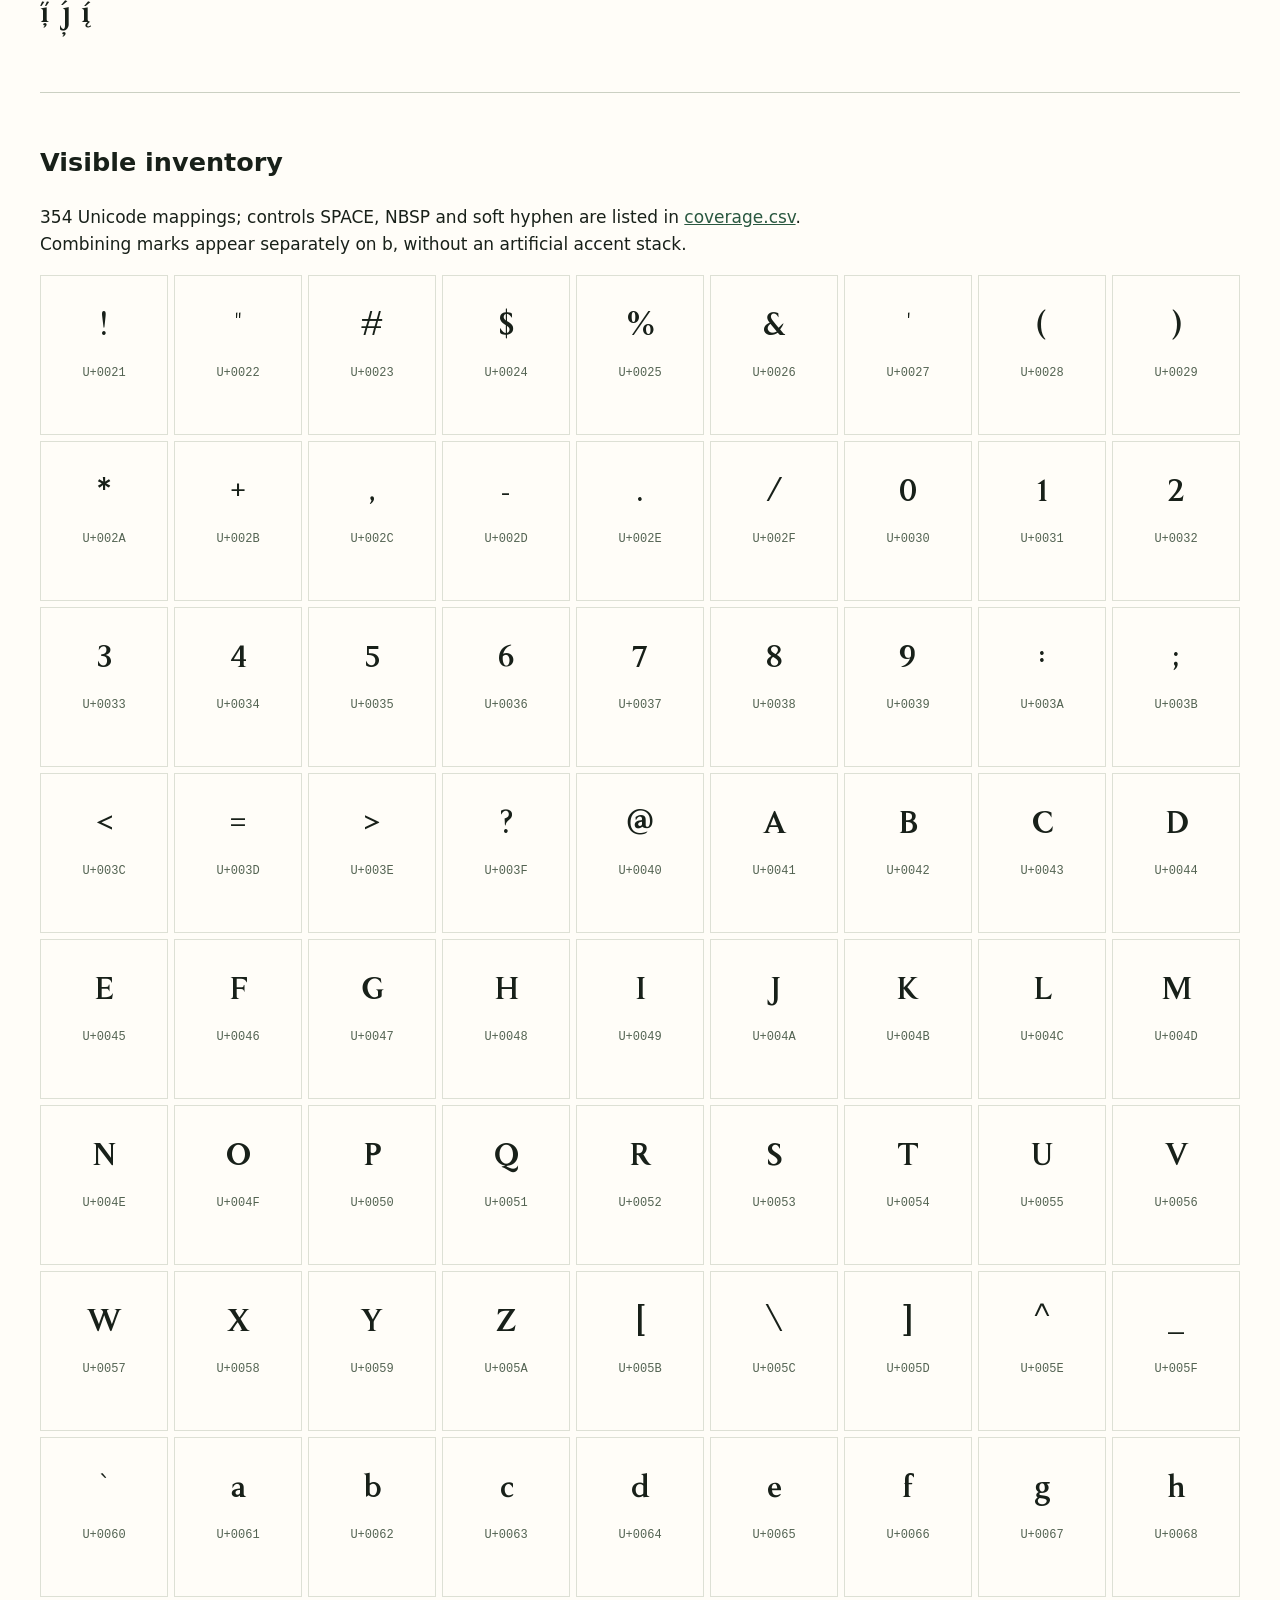
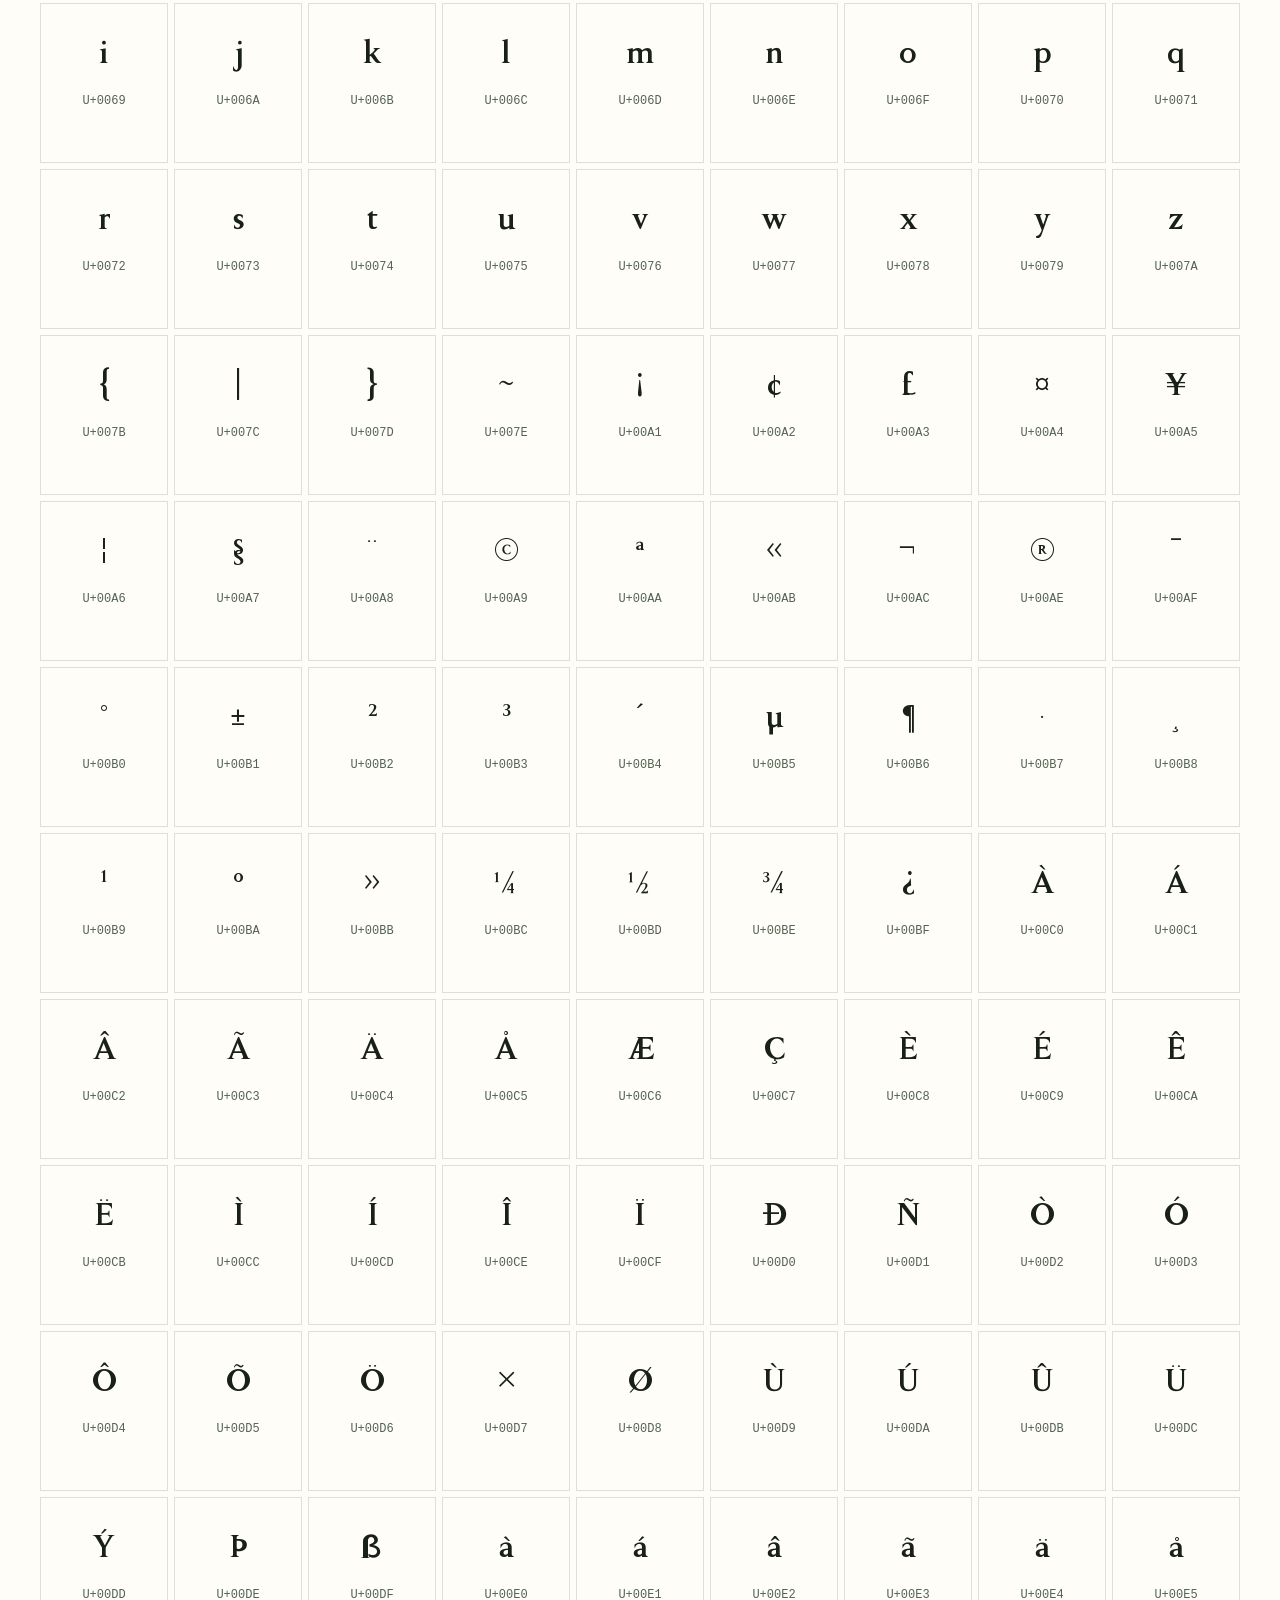
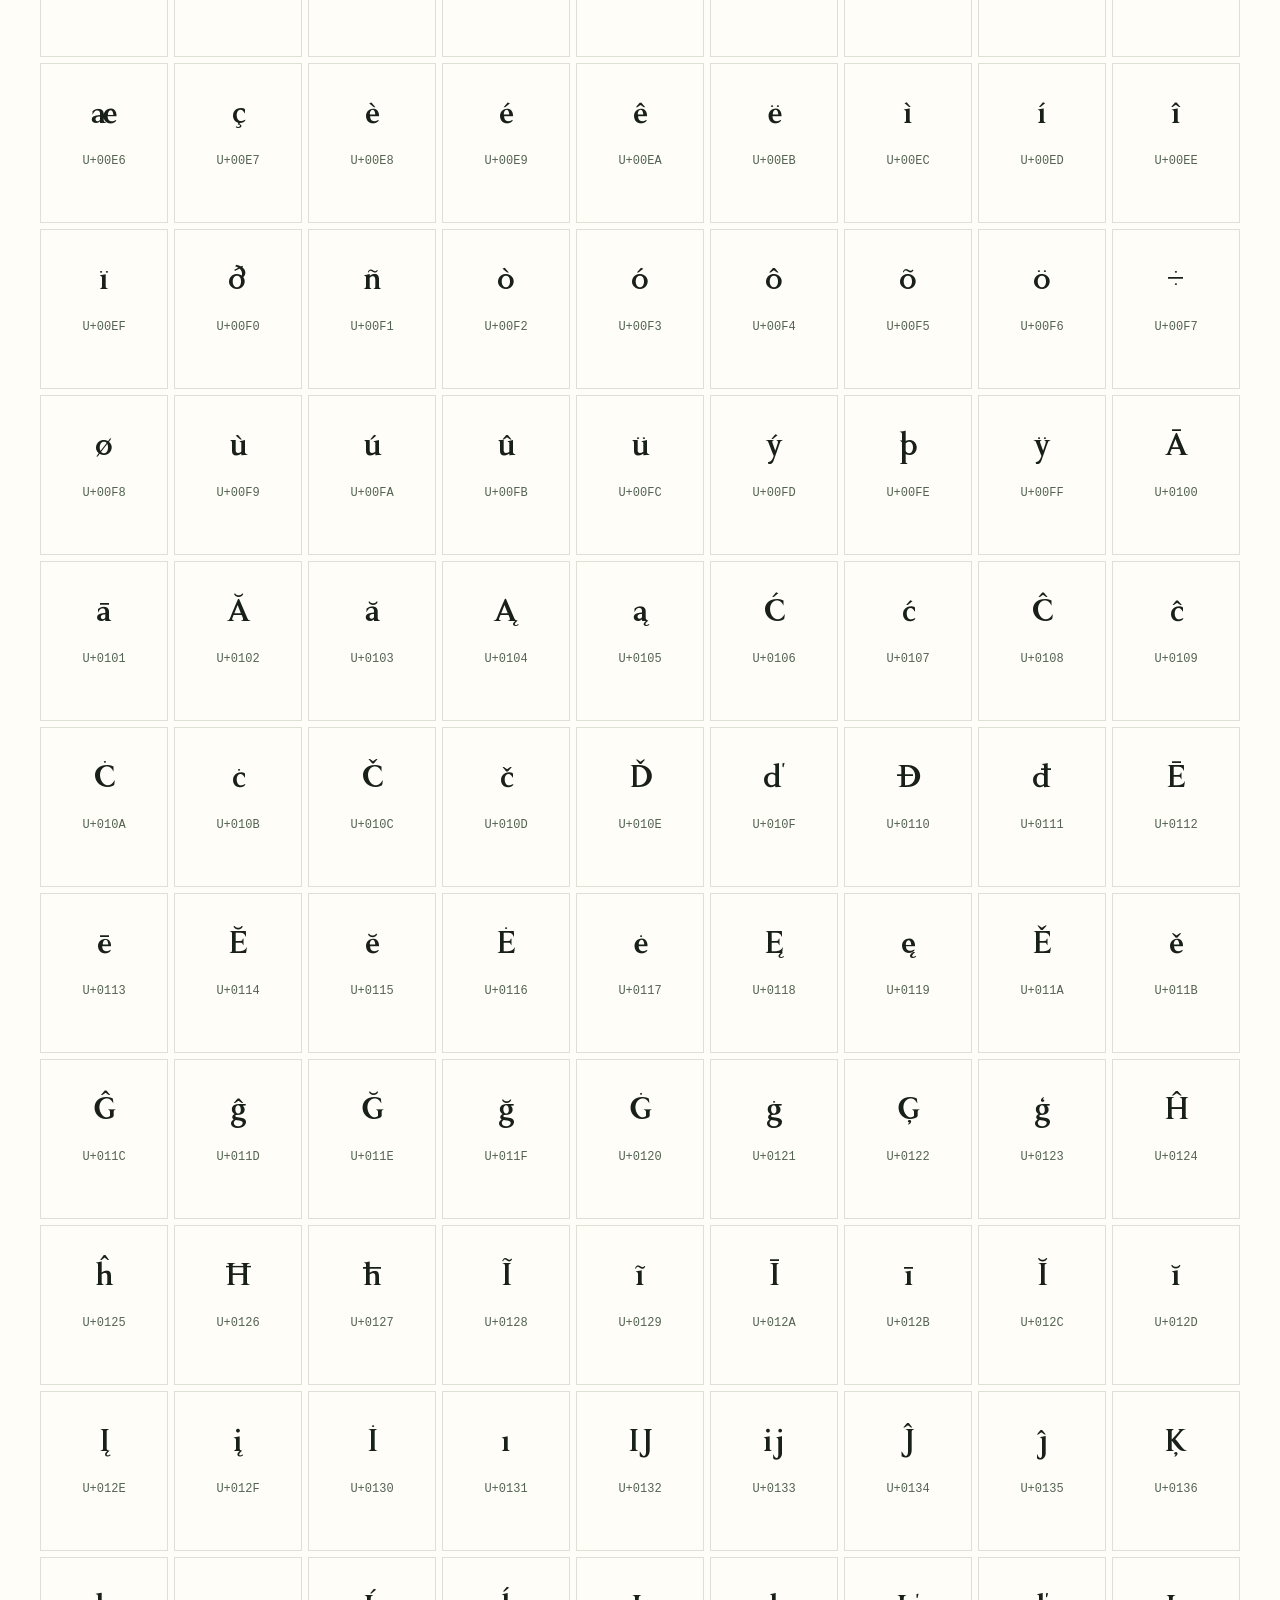
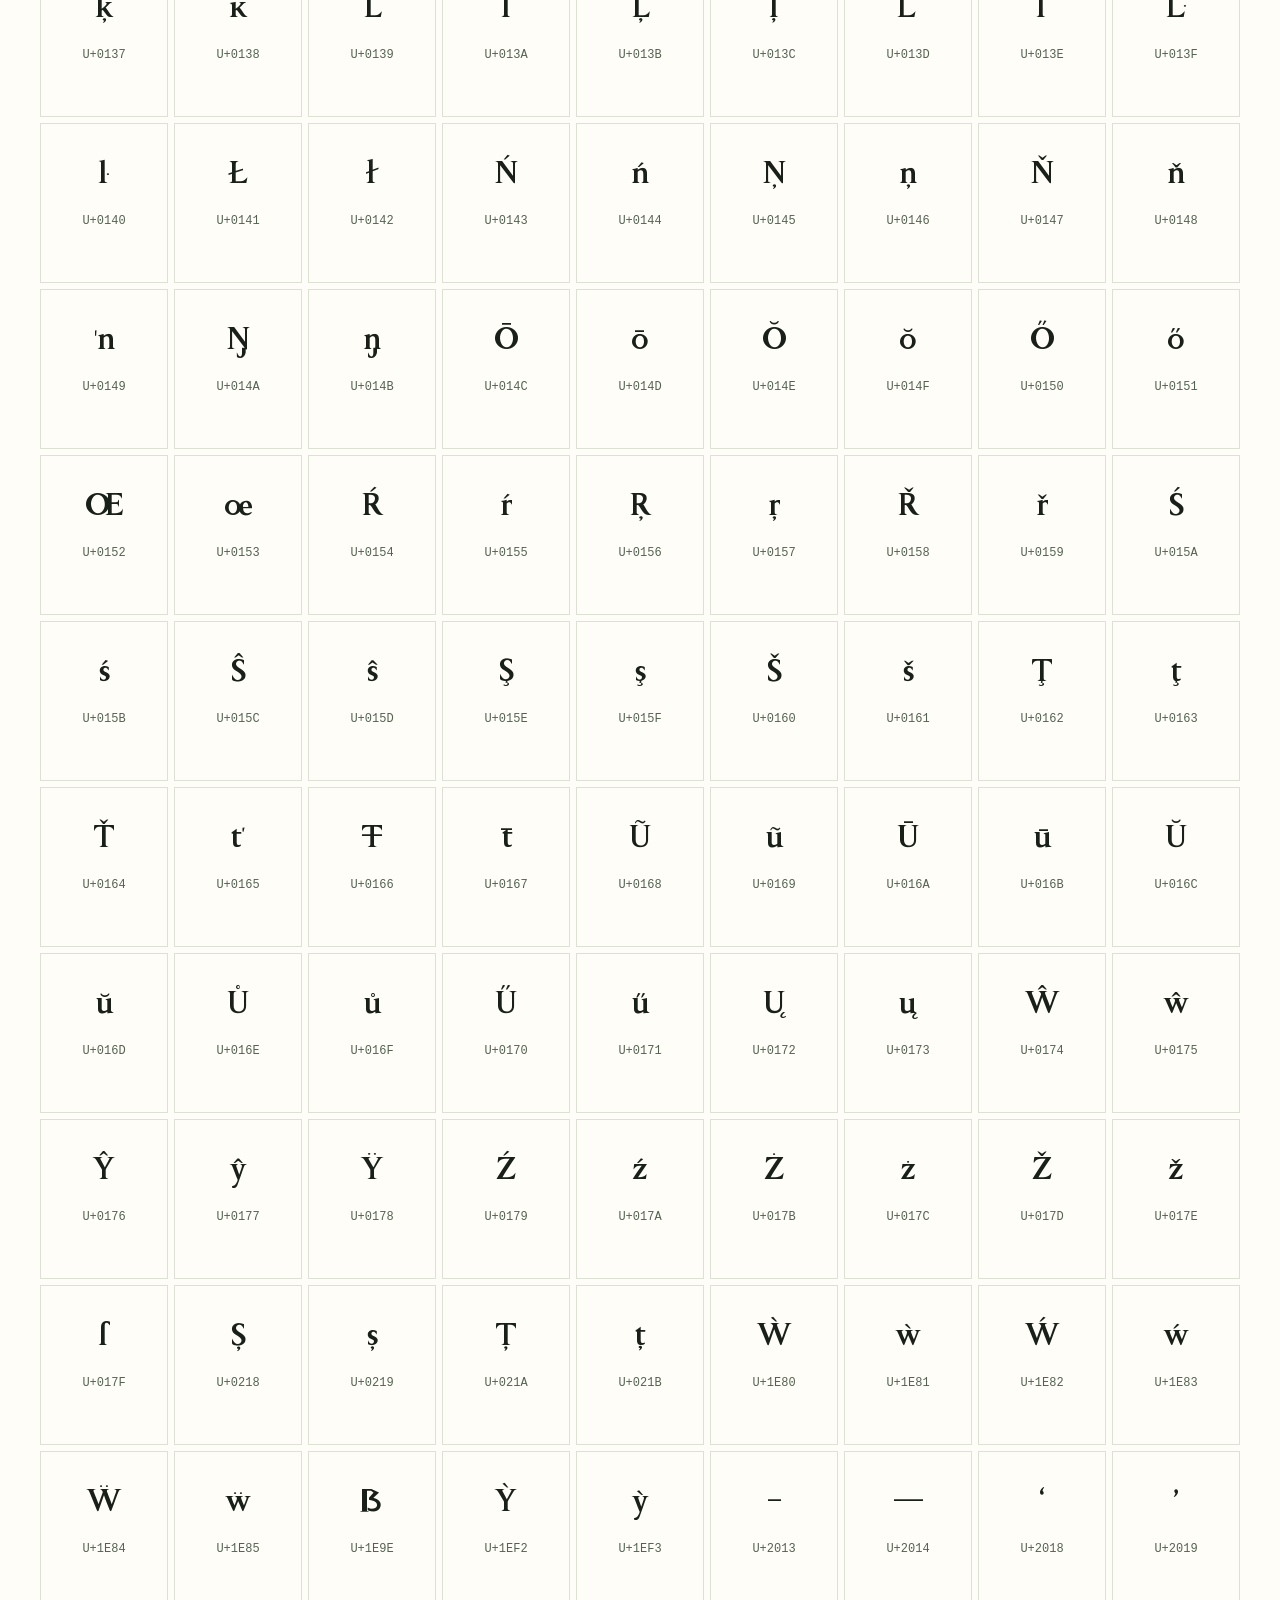
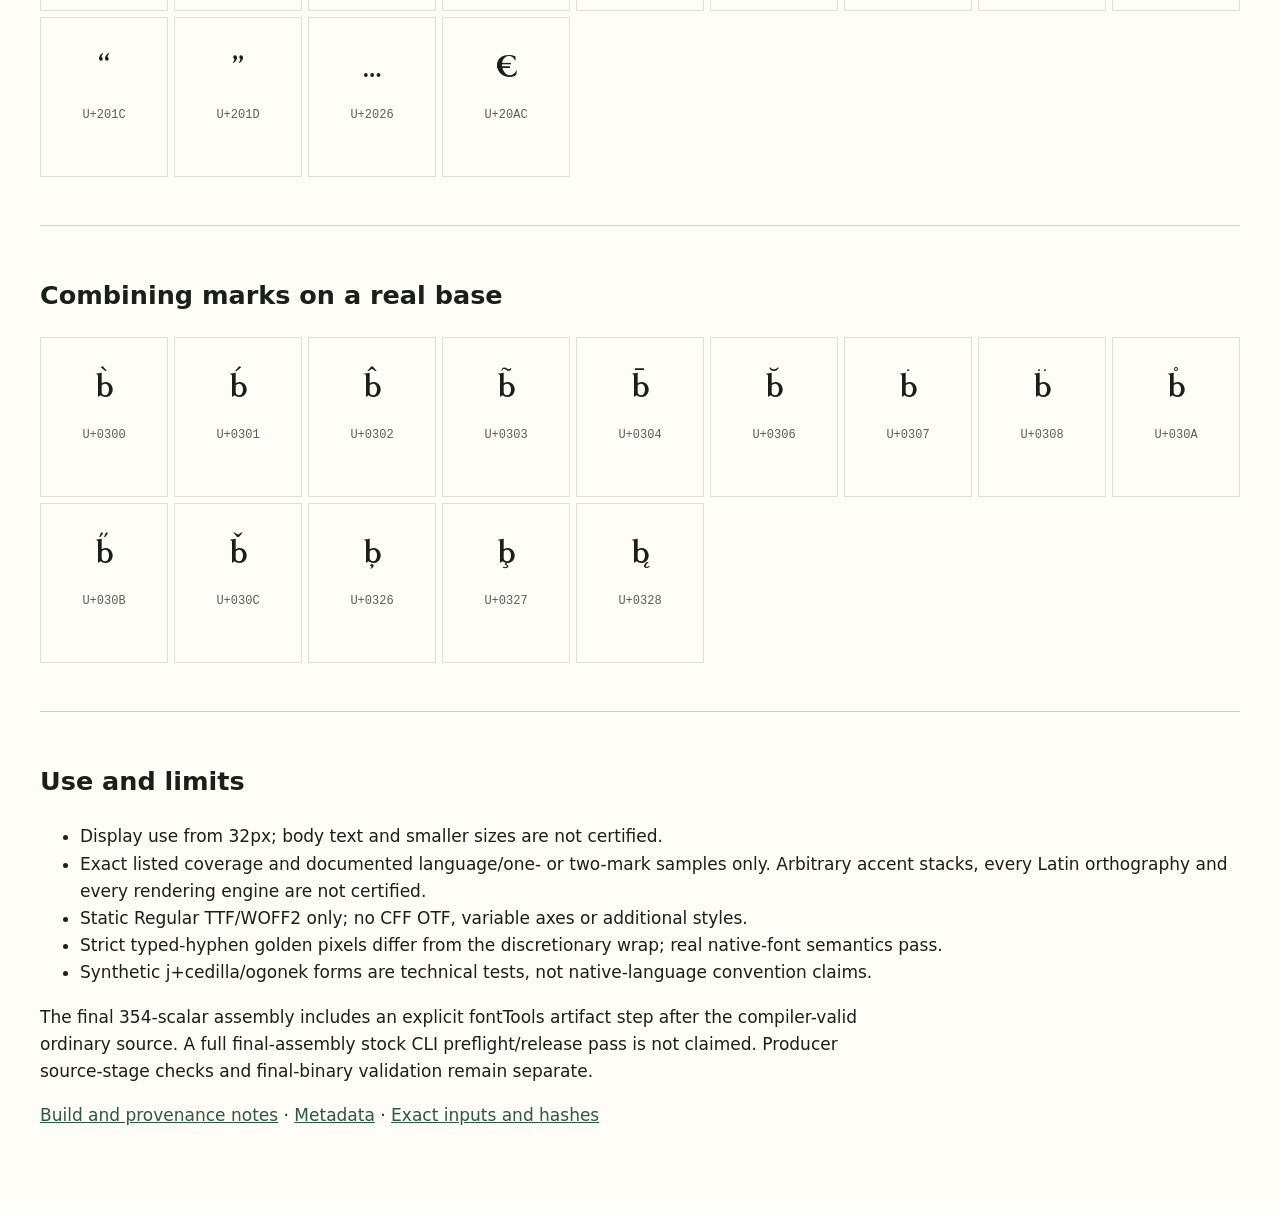
<file: examples/modernized/lapisent/specimen.html>
<!doctype html>
<html lang="en"><meta charset="utf-8"><meta name="viewport" content="width=device-width,initial-scale=1"><title>Lapisent 1.003 · Fontify sample</title><link rel="stylesheet" href="font.css"><style>
*{box-sizing:border-box}body{margin:0;background:#fffdf8;color:#182019;font:17px/1.6 system-ui,sans-serif}main{max-width:1450px;margin:auto;padding:40px}h1,h2,p{max-width:850px}h1{font-size:38px;margin-bottom:4px}a{color:#2a5840}.eyebrow,small{color:#536352}.sample{font-size:32px;overflow-wrap:anywhere}.hero{font-size:clamp(32px,8vw,100px)}.panel{border-top:1px solid #cbd0c3;padding:28px 0;margin-top:20px}.grid{display:grid;grid-template-columns:repeat(auto-fill,minmax(125px,1fr));gap:6px}.cell{border:1px solid #dde0d5;min-height:160px;text-align:center;padding:12px 8px;overflow:visible}.cell span{display:block;font-family:'Lapisent';font-size:32px;line-height:2.4}small{display:block;font:12px/1.4 monospace}.notice{border-left:3px solid #8c723a;padding:8px 20px}#status{font:14px system-ui}@media(max-width:600px){main{padding:20px}}
</style><main><a href="../index.html">← All modernized samples</a><p class="eyebrow">Trajan · selected A · v1.003</p><h1>Lapisent</h1><p>Inscriptional display with lowercase</p><p>An inscriptional serif display face with a ceremonial rhythm and true lowercase. Suitable for cultural identities, editorial titles and carefully spaced display settings.</p><p class="sample hero">Lapisent</p><p id="status" role="status">Loading local WOFF2…</p><p class="notice">Display from 32px. Final human aesthetic approval and distribution terms are pending owner review. This sample grants no redistribution license.</p><section class="panel"><h2>Story</h2><p>Trajan is the historical inspiration. The chosen A alphabet consists of original native Recraft vectors, retained through vector extraction and documented seam repairs rather than raster tracing. The original generation prompt used an anatomy brief without naming a source font. Authored native-vector companions, optical spacing and an explicit artifact layout step extend the design. Version 1.003 corrects mixed above/below contexts while retaining every existing 1.002 contour and advance.</p></section><section class="panel"><h2>Display specimen · 32px</h2><div class="sample" id="live">The quick brown fox jumps over the lazy dog<br>ABCDEFGHIJKLMNOPQRSTUVWXYZ<br>abcdefghijklmnopqrstuvwxyz<br>0123456789 &amp; @ # % € — “Quotes”…<br>Ľúbim ģ Çç ĵ į ẀẂẄ Ỳỳ Straße<br>i̦̋ j̦́ į́</div></section><section class="panel"><h2>Visible inventory</h2><p>354 Unicode mappings; controls SPACE, NBSP and soft hyphen are listed in <a href="coverage.csv">coverage.csv</a>. Combining marks appear separately on b, without an artificial accent stack.</p><div class="grid"><div class="cell"><span>!</span><small>U+0021</small></div><div class="cell"><span>&quot;</span><small>U+0022</small></div><div class="cell"><span>#</span><small>U+0023</small></div><div class="cell"><span>$</span><small>U+0024</small></div><div class="cell"><span>%</span><small>U+0025</small></div><div class="cell"><span>&amp;</span><small>U+0026</small></div><div class="cell"><span>&#x27;</span><small>U+0027</small></div><div class="cell"><span>(</span><small>U+0028</small></div><div class="cell"><span>)</span><small>U+0029</small></div><div class="cell"><span>*</span><small>U+002A</small></div><div class="cell"><span>+</span><small>U+002B</small></div><div class="cell"><span>,</span><small>U+002C</small></div><div class="cell"><span>-</span><small>U+002D</small></div><div class="cell"><span>.</span><small>U+002E</small></div><div class="cell"><span>/</span><small>U+002F</small></div><div class="cell"><span>0</span><small>U+0030</small></div><div class="cell"><span>1</span><small>U+0031</small></div><div class="cell"><span>2</span><small>U+0032</small></div><div class="cell"><span>3</span><small>U+0033</small></div><div class="cell"><span>4</span><small>U+0034</small></div><div class="cell"><span>5</span><small>U+0035</small></div><div class="cell"><span>6</span><small>U+0036</small></div><div class="cell"><span>7</span><small>U+0037</small></div><div class="cell"><span>8</span><small>U+0038</small></div><div class="cell"><span>9</span><small>U+0039</small></div><div class="cell"><span>:</span><small>U+003A</small></div><div class="cell"><span>;</span><small>U+003B</small></div><div class="cell"><span>&lt;</span><small>U+003C</small></div><div class="cell"><span>=</span><small>U+003D</small></div><div class="cell"><span>&gt;</span><small>U+003E</small></div><div class="cell"><span>?</span><small>U+003F</small></div><div class="cell"><span>@</span><small>U+0040</small></div><div class="cell"><span>A</span><small>U+0041</small></div><div class="cell"><span>B</span><small>U+0042</small></div><div class="cell"><span>C</span><small>U+0043</small></div><div class="cell"><span>D</span><small>U+0044</small></div><div class="cell"><span>E</span><small>U+0045</small></div><div class="cell"><span>F</span><small>U+0046</small></div><div class="cell"><span>G</span><small>U+0047</small></div><div class="cell"><span>H</span><small>U+0048</small></div><div class="cell"><span>I</span><small>U+0049</small></div><div class="cell"><span>J</span><small>U+004A</small></div><div class="cell"><span>K</span><small>U+004B</small></div><div class="cell"><span>L</span><small>U+004C</small></div><div class="cell"><span>M</span><small>U+004D</small></div><div class="cell"><span>N</span><small>U+004E</small></div><div class="cell"><span>O</span><small>U+004F</small></div><div class="cell"><span>P</span><small>U+0050</small></div><div class="cell"><span>Q</span><small>U+0051</small></div><div class="cell"><span>R</span><small>U+0052</small></div><div class="cell"><span>S</span><small>U+0053</small></div><div class="cell"><span>T</span><small>U+0054</small></div><div class="cell"><span>U</span><small>U+0055</small></div><div class="cell"><span>V</span><small>U+0056</small></div><div class="cell"><span>W</span><small>U+0057</small></div><div class="cell"><span>X</span><small>U+0058</small></div><div class="cell"><span>Y</span><small>U+0059</small></div><div class="cell"><span>Z</span><small>U+005A</small></div><div class="cell"><span>[</span><small>U+005B</small></div><div class="cell"><span>\</span><small>U+005C</small></div><div class="cell"><span>]</span><small>U+005D</small></div><div class="cell"><span>^</span><small>U+005E</small></div><div class="cell"><span>_</span><small>U+005F</small></div><div class="cell"><span>`</span><small>U+0060</small></div><div class="cell"><span>a</span><small>U+0061</small></div><div class="cell"><span>b</span><small>U+0062</small></div><div class="cell"><span>c</span><small>U+0063</small></div><div class="cell"><span>d</span><small>U+0064</small></div><div class="cell"><span>e</span><small>U+0065</small></div><div class="cell"><span>f</span><small>U+0066</small></div><div class="cell"><span>g</span><small>U+0067</small></div><div class="cell"><span>h</span><small>U+0068</small></div><div class="cell"><span>i</span><small>U+0069</small></div><div class="cell"><span>j</span><small>U+006A</small></div><div class="cell"><span>k</span><small>U+006B</small></div><div class="cell"><span>l</span><small>U+006C</small></div><div class="cell"><span>m</span><small>U+006D</small></div><div class="cell"><span>n</span><small>U+006E</small></div><div class="cell"><span>o</span><small>U+006F</small></div><div class="cell"><span>p</span><small>U+0070</small></div><div class="cell"><span>q</span><small>U+0071</small></div><div class="cell"><span>r</span><small>U+0072</small></div><div class="cell"><span>s</span><small>U+0073</small></div><div class="cell"><span>t</span><small>U+0074</small></div><div class="cell"><span>u</span><small>U+0075</small></div><div class="cell"><span>v</span><small>U+0076</small></div><div class="cell"><span>w</span><small>U+0077</small></div><div class="cell"><span>x</span><small>U+0078</small></div><div class="cell"><span>y</span><small>U+0079</small></div><div class="cell"><span>z</span><small>U+007A</small></div><div class="cell"><span>{</span><small>U+007B</small></div><div class="cell"><span>|</span><small>U+007C</small></div><div class="cell"><span>}</span><small>U+007D</small></div><div class="cell"><span>~</span><small>U+007E</small></div><div class="cell"><span>¡</span><small>U+00A1</small></div><div class="cell"><span>¢</span><small>U+00A2</small></div><div class="cell"><span>£</span><small>U+00A3</small></div><div class="cell"><span>¤</span><small>U+00A4</small></div><div class="cell"><span>¥</span><small>U+00A5</small></div><div class="cell"><span>¦</span><small>U+00A6</small></div><div class="cell"><span>§</span><small>U+00A7</small></div><div class="cell"><span>¨</span><small>U+00A8</small></div><div class="cell"><span>©</span><small>U+00A9</small></div><div class="cell"><span>ª</span><small>U+00AA</small></div><div class="cell"><span>«</span><small>U+00AB</small></div><div class="cell"><span>¬</span><small>U+00AC</small></div><div class="cell"><span>®</span><small>U+00AE</small></div><div class="cell"><span>¯</span><small>U+00AF</small></div><div class="cell"><span>°</span><small>U+00B0</small></div><div class="cell"><span>±</span><small>U+00B1</small></div><div class="cell"><span>²</span><small>U+00B2</small></div><div class="cell"><span>³</span><small>U+00B3</small></div><div class="cell"><span>´</span><small>U+00B4</small></div><div class="cell"><span>µ</span><small>U+00B5</small></div><div class="cell"><span>¶</span><small>U+00B6</small></div><div class="cell"><span>·</span><small>U+00B7</small></div><div class="cell"><span>¸</span><small>U+00B8</small></div><div class="cell"><span>¹</span><small>U+00B9</small></div><div class="cell"><span>º</span><small>U+00BA</small></div><div class="cell"><span>»</span><small>U+00BB</small></div><div class="cell"><span>¼</span><small>U+00BC</small></div><div class="cell"><span>½</span><small>U+00BD</small></div><div class="cell"><span>¾</span><small>U+00BE</small></div><div class="cell"><span>¿</span><small>U+00BF</small></div><div class="cell"><span>À</span><small>U+00C0</small></div><div class="cell"><span>Á</span><small>U+00C1</small></div><div class="cell"><span>Â</span><small>U+00C2</small></div><div class="cell"><span>Ã</span><small>U+00C3</small></div><div class="cell"><span>Ä</span><small>U+00C4</small></div><div class="cell"><span>Å</span><small>U+00C5</small></div><div class="cell"><span>Æ</span><small>U+00C6</small></div><div class="cell"><span>Ç</span><small>U+00C7</small></div><div class="cell"><span>È</span><small>U+00C8</small></div><div class="cell"><span>É</span><small>U+00C9</small></div><div class="cell"><span>Ê</span><small>U+00CA</small></div><div class="cell"><span>Ë</span><small>U+00CB</small></div><div class="cell"><span>Ì</span><small>U+00CC</small></div><div class="cell"><span>Í</span><small>U+00CD</small></div><div class="cell"><span>Î</span><small>U+00CE</small></div><div class="cell"><span>Ï</span><small>U+00CF</small></div><div class="cell"><span>Ð</span><small>U+00D0</small></div><div class="cell"><span>Ñ</span><small>U+00D1</small></div><div class="cell"><span>Ò</span><small>U+00D2</small></div><div class="cell"><span>Ó</span><small>U+00D3</small></div><div class="cell"><span>Ô</span><small>U+00D4</small></div><div class="cell"><span>Õ</span><small>U+00D5</small></div><div class="cell"><span>Ö</span><small>U+00D6</small></div><div class="cell"><span>×</span><small>U+00D7</small></div><div class="cell"><span>Ø</span><small>U+00D8</small></div><div class="cell"><span>Ù</span><small>U+00D9</small></div><div class="cell"><span>Ú</span><small>U+00DA</small></div><div class="cell"><span>Û</span><small>U+00DB</small></div><div class="cell"><span>Ü</span><small>U+00DC</small></div><div class="cell"><span>Ý</span><small>U+00DD</small></div><div class="cell"><span>Þ</span><small>U+00DE</small></div><div class="cell"><span>ß</span><small>U+00DF</small></div><div class="cell"><span>à</span><small>U+00E0</small></div><div class="cell"><span>á</span><small>U+00E1</small></div><div class="cell"><span>â</span><small>U+00E2</small></div><div class="cell"><span>ã</span><small>U+00E3</small></div><div class="cell"><span>ä</span><small>U+00E4</small></div><div class="cell"><span>å</span><small>U+00E5</small></div><div class="cell"><span>æ</span><small>U+00E6</small></div><div class="cell"><span>ç</span><small>U+00E7</small></div><div class="cell"><span>è</span><small>U+00E8</small></div><div class="cell"><span>é</span><small>U+00E9</small></div><div class="cell"><span>ê</span><small>U+00EA</small></div><div class="cell"><span>ë</span><small>U+00EB</small></div><div class="cell"><span>ì</span><small>U+00EC</small></div><div class="cell"><span>í</span><small>U+00ED</small></div><div class="cell"><span>î</span><small>U+00EE</small></div><div class="cell"><span>ï</span><small>U+00EF</small></div><div class="cell"><span>ð</span><small>U+00F0</small></div><div class="cell"><span>ñ</span><small>U+00F1</small></div><div class="cell"><span>ò</span><small>U+00F2</small></div><div class="cell"><span>ó</span><small>U+00F3</small></div><div class="cell"><span>ô</span><small>U+00F4</small></div><div class="cell"><span>õ</span><small>U+00F5</small></div><div class="cell"><span>ö</span><small>U+00F6</small></div><div class="cell"><span>÷</span><small>U+00F7</small></div><div class="cell"><span>ø</span><small>U+00F8</small></div><div class="cell"><span>ù</span><small>U+00F9</small></div><div class="cell"><span>ú</span><small>U+00FA</small></div><div class="cell"><span>û</span><small>U+00FB</small></div><div class="cell"><span>ü</span><small>U+00FC</small></div><div class="cell"><span>ý</span><small>U+00FD</small></div><div class="cell"><span>þ</span><small>U+00FE</small></div><div class="cell"><span>ÿ</span><small>U+00FF</small></div><div class="cell"><span>Ā</span><small>U+0100</small></div><div class="cell"><span>ā</span><small>U+0101</small></div><div class="cell"><span>Ă</span><small>U+0102</small></div><div class="cell"><span>ă</span><small>U+0103</small></div><div class="cell"><span>Ą</span><small>U+0104</small></div><div class="cell"><span>ą</span><small>U+0105</small></div><div class="cell"><span>Ć</span><small>U+0106</small></div><div class="cell"><span>ć</span><small>U+0107</small></div><div class="cell"><span>Ĉ</span><small>U+0108</small></div><div class="cell"><span>ĉ</span><small>U+0109</small></div><div class="cell"><span>Ċ</span><small>U+010A</small></div><div class="cell"><span>ċ</span><small>U+010B</small></div><div class="cell"><span>Č</span><small>U+010C</small></div><div class="cell"><span>č</span><small>U+010D</small></div><div class="cell"><span>Ď</span><small>U+010E</small></div><div class="cell"><span>ď</span><small>U+010F</small></div><div class="cell"><span>Đ</span><small>U+0110</small></div><div class="cell"><span>đ</span><small>U+0111</small></div><div class="cell"><span>Ē</span><small>U+0112</small></div><div class="cell"><span>ē</span><small>U+0113</small></div><div class="cell"><span>Ĕ</span><small>U+0114</small></div><div class="cell"><span>ĕ</span><small>U+0115</small></div><div class="cell"><span>Ė</span><small>U+0116</small></div><div class="cell"><span>ė</span><small>U+0117</small></div><div class="cell"><span>Ę</span><small>U+0118</small></div><div class="cell"><span>ę</span><small>U+0119</small></div><div class="cell"><span>Ě</span><small>U+011A</small></div><div class="cell"><span>ě</span><small>U+011B</small></div><div class="cell"><span>Ĝ</span><small>U+011C</small></div><div class="cell"><span>ĝ</span><small>U+011D</small></div><div class="cell"><span>Ğ</span><small>U+011E</small></div><div class="cell"><span>ğ</span><small>U+011F</small></div><div class="cell"><span>Ġ</span><small>U+0120</small></div><div class="cell"><span>ġ</span><small>U+0121</small></div><div class="cell"><span>Ģ</span><small>U+0122</small></div><div class="cell"><span>ģ</span><small>U+0123</small></div><div class="cell"><span>Ĥ</span><small>U+0124</small></div><div class="cell"><span>ĥ</span><small>U+0125</small></div><div class="cell"><span>Ħ</span><small>U+0126</small></div><div class="cell"><span>ħ</span><small>U+0127</small></div><div class="cell"><span>Ĩ</span><small>U+0128</small></div><div class="cell"><span>ĩ</span><small>U+0129</small></div><div class="cell"><span>Ī</span><small>U+012A</small></div><div class="cell"><span>ī</span><small>U+012B</small></div><div class="cell"><span>Ĭ</span><small>U+012C</small></div><div class="cell"><span>ĭ</span><small>U+012D</small></div><div class="cell"><span>Į</span><small>U+012E</small></div><div class="cell"><span>į</span><small>U+012F</small></div><div class="cell"><span>İ</span><small>U+0130</small></div><div class="cell"><span>ı</span><small>U+0131</small></div><div class="cell"><span>Ĳ</span><small>U+0132</small></div><div class="cell"><span>ĳ</span><small>U+0133</small></div><div class="cell"><span>Ĵ</span><small>U+0134</small></div><div class="cell"><span>ĵ</span><small>U+0135</small></div><div class="cell"><span>Ķ</span><small>U+0136</small></div><div class="cell"><span>ķ</span><small>U+0137</small></div><div class="cell"><span>ĸ</span><small>U+0138</small></div><div class="cell"><span>Ĺ</span><small>U+0139</small></div><div class="cell"><span>ĺ</span><small>U+013A</small></div><div class="cell"><span>Ļ</span><small>U+013B</small></div><div class="cell"><span>ļ</span><small>U+013C</small></div><div class="cell"><span>Ľ</span><small>U+013D</small></div><div class="cell"><span>ľ</span><small>U+013E</small></div><div class="cell"><span>Ŀ</span><small>U+013F</small></div><div class="cell"><span>ŀ</span><small>U+0140</small></div><div class="cell"><span>Ł</span><small>U+0141</small></div><div class="cell"><span>ł</span><small>U+0142</small></div><div class="cell"><span>Ń</span><small>U+0143</small></div><div class="cell"><span>ń</span><small>U+0144</small></div><div class="cell"><span>Ņ</span><small>U+0145</small></div><div class="cell"><span>ņ</span><small>U+0146</small></div><div class="cell"><span>Ň</span><small>U+0147</small></div><div class="cell"><span>ň</span><small>U+0148</small></div><div class="cell"><span>ŉ</span><small>U+0149</small></div><div class="cell"><span>Ŋ</span><small>U+014A</small></div><div class="cell"><span>ŋ</span><small>U+014B</small></div><div class="cell"><span>Ō</span><small>U+014C</small></div><div class="cell"><span>ō</span><small>U+014D</small></div><div class="cell"><span>Ŏ</span><small>U+014E</small></div><div class="cell"><span>ŏ</span><small>U+014F</small></div><div class="cell"><span>Ő</span><small>U+0150</small></div><div class="cell"><span>ő</span><small>U+0151</small></div><div class="cell"><span>Œ</span><small>U+0152</small></div><div class="cell"><span>œ</span><small>U+0153</small></div><div class="cell"><span>Ŕ</span><small>U+0154</small></div><div class="cell"><span>ŕ</span><small>U+0155</small></div><div class="cell"><span>Ŗ</span><small>U+0156</small></div><div class="cell"><span>ŗ</span><small>U+0157</small></div><div class="cell"><span>Ř</span><small>U+0158</small></div><div class="cell"><span>ř</span><small>U+0159</small></div><div class="cell"><span>Ś</span><small>U+015A</small></div><div class="cell"><span>ś</span><small>U+015B</small></div><div class="cell"><span>Ŝ</span><small>U+015C</small></div><div class="cell"><span>ŝ</span><small>U+015D</small></div><div class="cell"><span>Ş</span><small>U+015E</small></div><div class="cell"><span>ş</span><small>U+015F</small></div><div class="cell"><span>Š</span><small>U+0160</small></div><div class="cell"><span>š</span><small>U+0161</small></div><div class="cell"><span>Ţ</span><small>U+0162</small></div><div class="cell"><span>ţ</span><small>U+0163</small></div><div class="cell"><span>Ť</span><small>U+0164</small></div><div class="cell"><span>ť</span><small>U+0165</small></div><div class="cell"><span>Ŧ</span><small>U+0166</small></div><div class="cell"><span>ŧ</span><small>U+0167</small></div><div class="cell"><span>Ũ</span><small>U+0168</small></div><div class="cell"><span>ũ</span><small>U+0169</small></div><div class="cell"><span>Ū</span><small>U+016A</small></div><div class="cell"><span>ū</span><small>U+016B</small></div><div class="cell"><span>Ŭ</span><small>U+016C</small></div><div class="cell"><span>ŭ</span><small>U+016D</small></div><div class="cell"><span>Ů</span><small>U+016E</small></div><div class="cell"><span>ů</span><small>U+016F</small></div><div class="cell"><span>Ű</span><small>U+0170</small></div><div class="cell"><span>ű</span><small>U+0171</small></div><div class="cell"><span>Ų</span><small>U+0172</small></div><div class="cell"><span>ų</span><small>U+0173</small></div><div class="cell"><span>Ŵ</span><small>U+0174</small></div><div class="cell"><span>ŵ</span><small>U+0175</small></div><div class="cell"><span>Ŷ</span><small>U+0176</small></div><div class="cell"><span>ŷ</span><small>U+0177</small></div><div class="cell"><span>Ÿ</span><small>U+0178</small></div><div class="cell"><span>Ź</span><small>U+0179</small></div><div class="cell"><span>ź</span><small>U+017A</small></div><div class="cell"><span>Ż</span><small>U+017B</small></div><div class="cell"><span>ż</span><small>U+017C</small></div><div class="cell"><span>Ž</span><small>U+017D</small></div><div class="cell"><span>ž</span><small>U+017E</small></div><div class="cell"><span>ſ</span><small>U+017F</small></div><div class="cell"><span>Ș</span><small>U+0218</small></div><div class="cell"><span>ș</span><small>U+0219</small></div><div class="cell"><span>Ț</span><small>U+021A</small></div><div class="cell"><span>ț</span><small>U+021B</small></div><div class="cell"><span>Ẁ</span><small>U+1E80</small></div><div class="cell"><span>ẁ</span><small>U+1E81</small></div><div class="cell"><span>Ẃ</span><small>U+1E82</small></div><div class="cell"><span>ẃ</span><small>U+1E83</small></div><div class="cell"><span>Ẅ</span><small>U+1E84</small></div><div class="cell"><span>ẅ</span><small>U+1E85</small></div><div class="cell"><span>ẞ</span><small>U+1E9E</small></div><div class="cell"><span>Ỳ</span><small>U+1EF2</small></div><div class="cell"><span>ỳ</span><small>U+1EF3</small></div><div class="cell"><span>–</span><small>U+2013</small></div><div class="cell"><span>—</span><small>U+2014</small></div><div class="cell"><span>‘</span><small>U+2018</small></div><div class="cell"><span>’</span><small>U+2019</small></div><div class="cell"><span>“</span><small>U+201C</small></div><div class="cell"><span>”</span><small>U+201D</small></div><div class="cell"><span>…</span><small>U+2026</small></div><div class="cell"><span>€</span><small>U+20AC</small></div></div></section><section class="panel"><h2>Combining marks on a real base</h2><div class="grid"><div class="cell"><span>b̀</span><small>U+0300</small></div><div class="cell"><span>b́</span><small>U+0301</small></div><div class="cell"><span>b̂</span><small>U+0302</small></div><div class="cell"><span>b̃</span><small>U+0303</small></div><div class="cell"><span>b̄</span><small>U+0304</small></div><div class="cell"><span>b̆</span><small>U+0306</small></div><div class="cell"><span>ḃ</span><small>U+0307</small></div><div class="cell"><span>b̈</span><small>U+0308</small></div><div class="cell"><span>b̊</span><small>U+030A</small></div><div class="cell"><span>b̋</span><small>U+030B</small></div><div class="cell"><span>b̌</span><small>U+030C</small></div><div class="cell"><span>b̦</span><small>U+0326</small></div><div class="cell"><span>b̧</span><small>U+0327</small></div><div class="cell"><span>b̨</span><small>U+0328</small></div></div></section><section class="panel"><h2>Use and limits</h2><ul><li>Display use from 32px; body text and smaller sizes are not certified.</li><li>Exact listed coverage and documented language/one- or two-mark samples only. Arbitrary accent stacks, every Latin orthography and every rendering engine are not certified.</li><li>Static Regular TTF/WOFF2 only; no CFF OTF, variable axes or additional styles.</li><li>Strict typed-hyphen golden pixels differ from the discretionary wrap; real native-font semantics pass.</li><li>Synthetic j+cedilla/ogonek forms are technical tests, not native-language convention claims.</li></ul><p>The final 354-scalar assembly includes an explicit fontTools artifact step after the compiler-valid ordinary source. A full final-assembly stock CLI preflight/release pass is not claimed. Producer source-stage checks and final-binary validation remain separate.</p><p><a href="README.md">Build and provenance notes</a> · <a href="metadata.json">Metadata</a> · <a href="provenance.json">Exact inputs and hashes</a></p></section></main><script>
document.fonts.load('32px "Lapisent"').then(f=>{document.getElementById('status').textContent=f.length?'Loaded Lapisent v1.003 from the supplied local WOFF2.':'Font failed to load.';if(!f.length)document.body.dataset.fontError='true';}).catch(()=>{document.getElementById('status').textContent='Font failed to load.';document.body.dataset.fontError='true';});
</script></html>
</file>
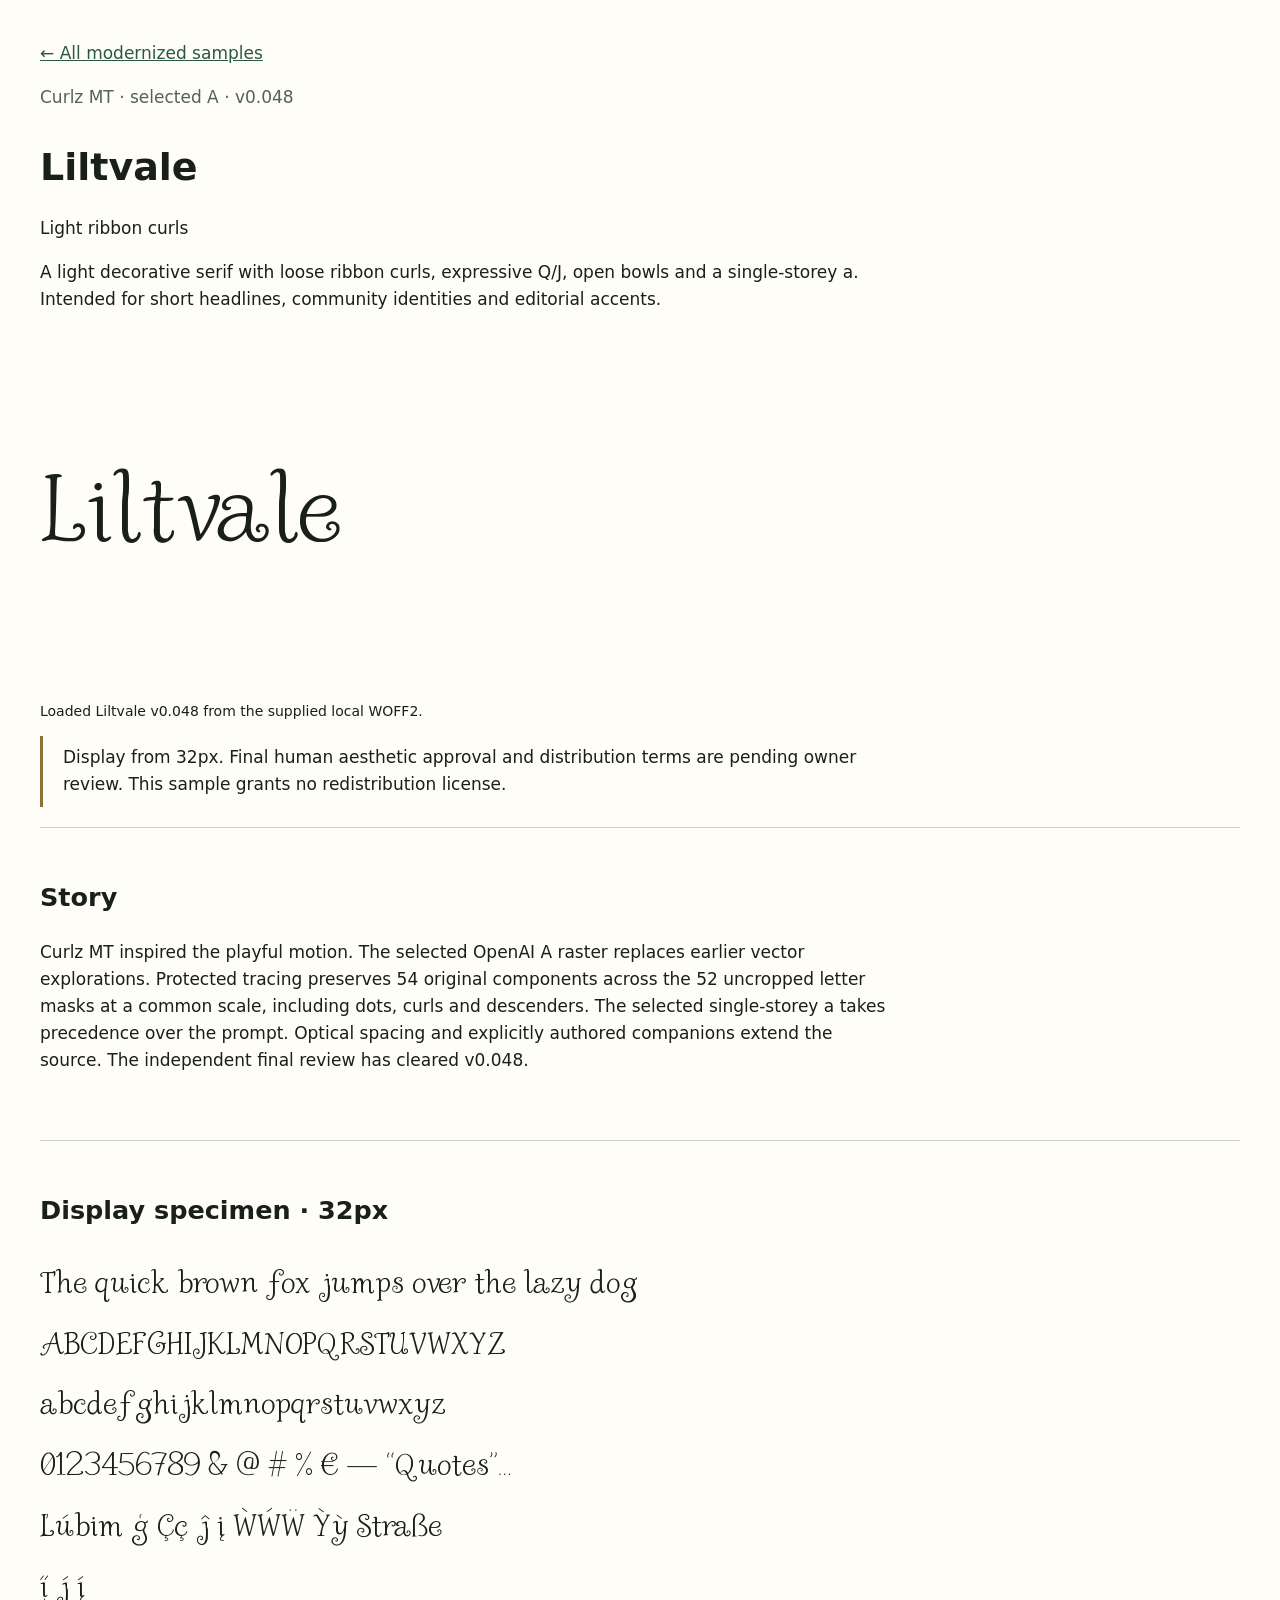
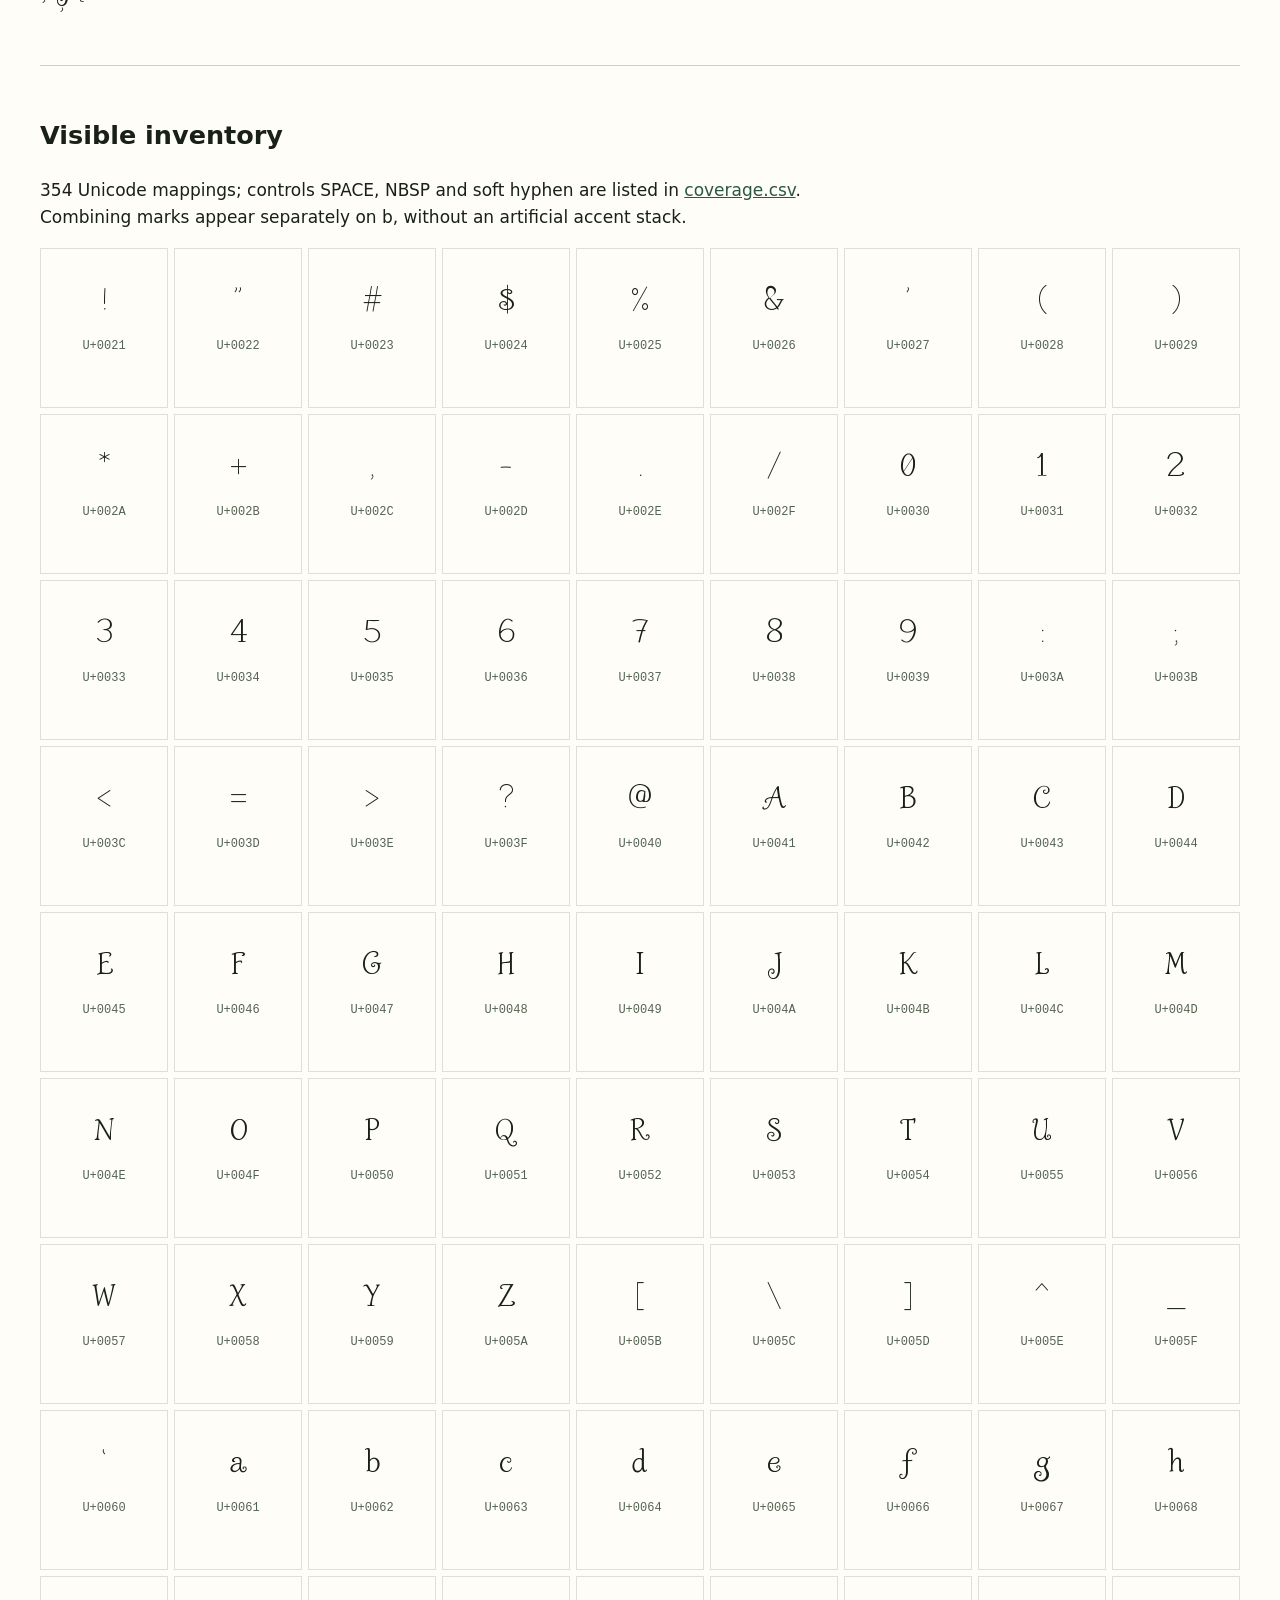
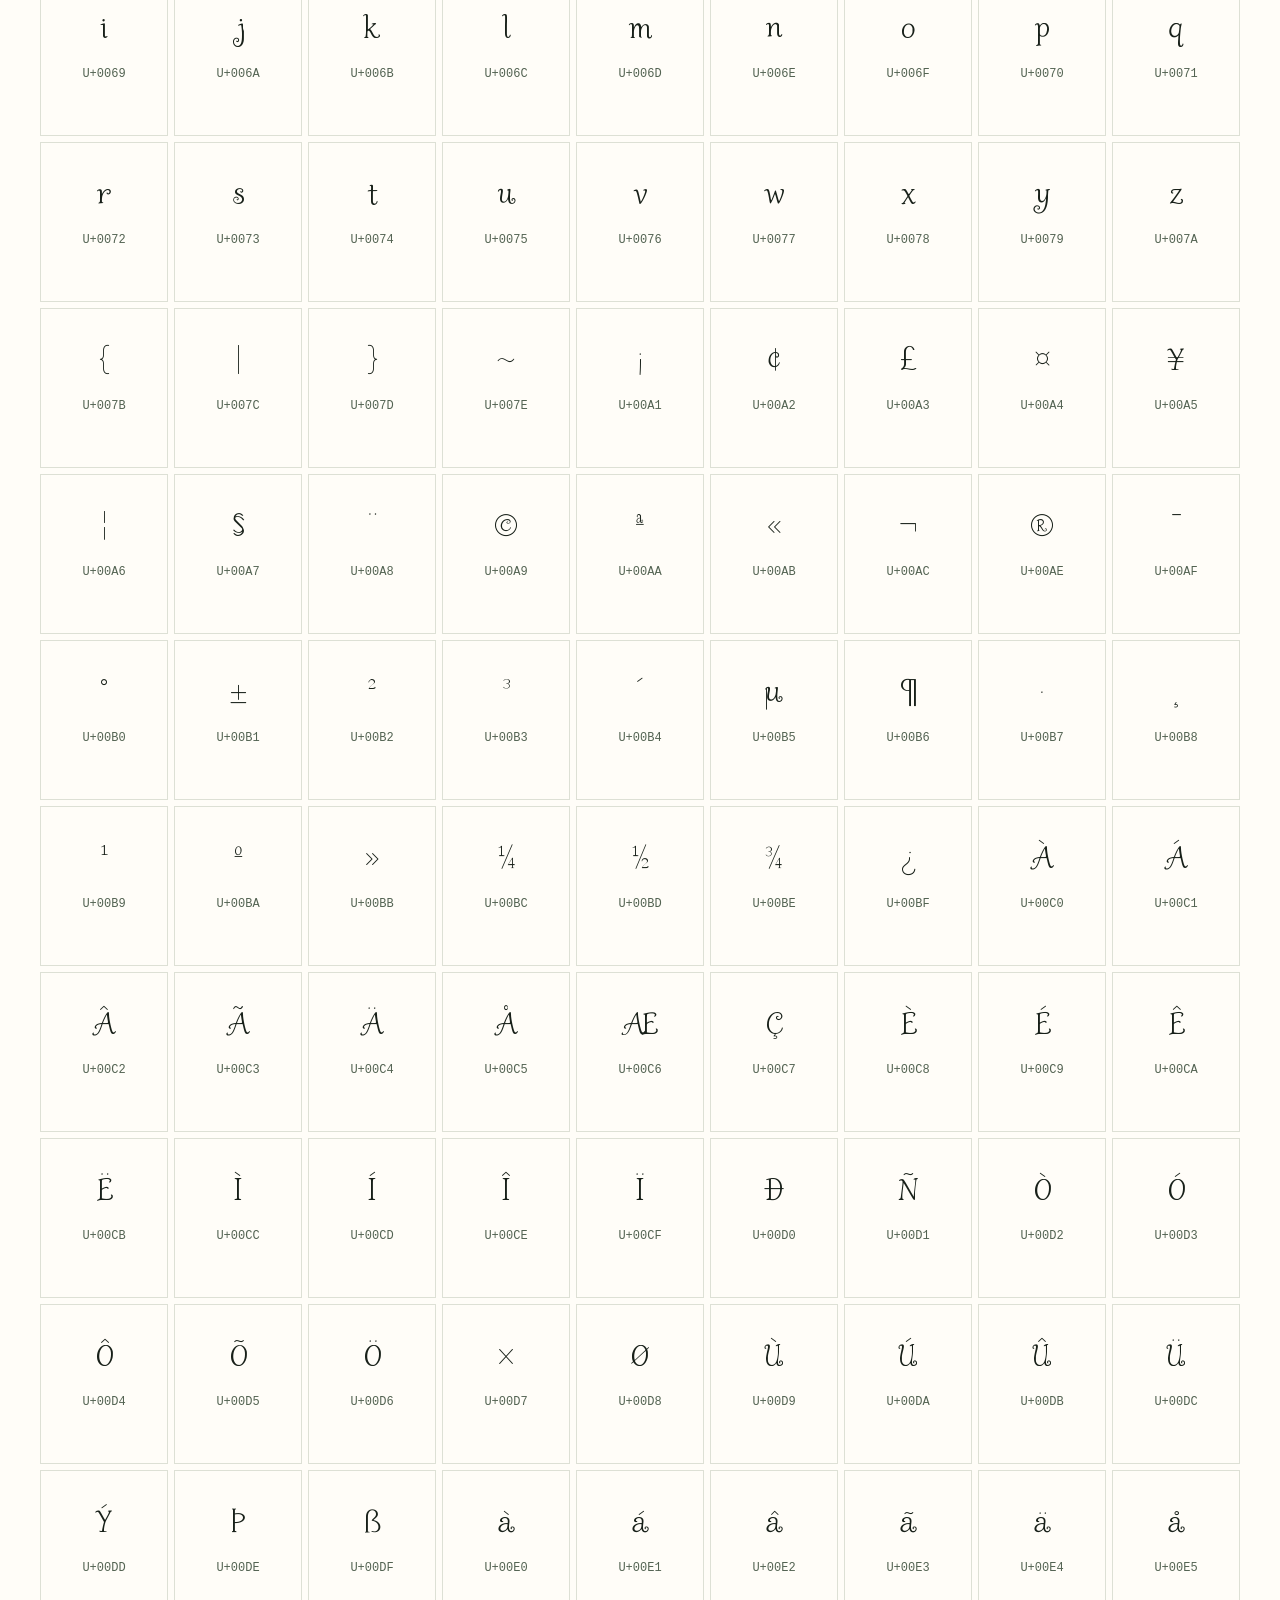
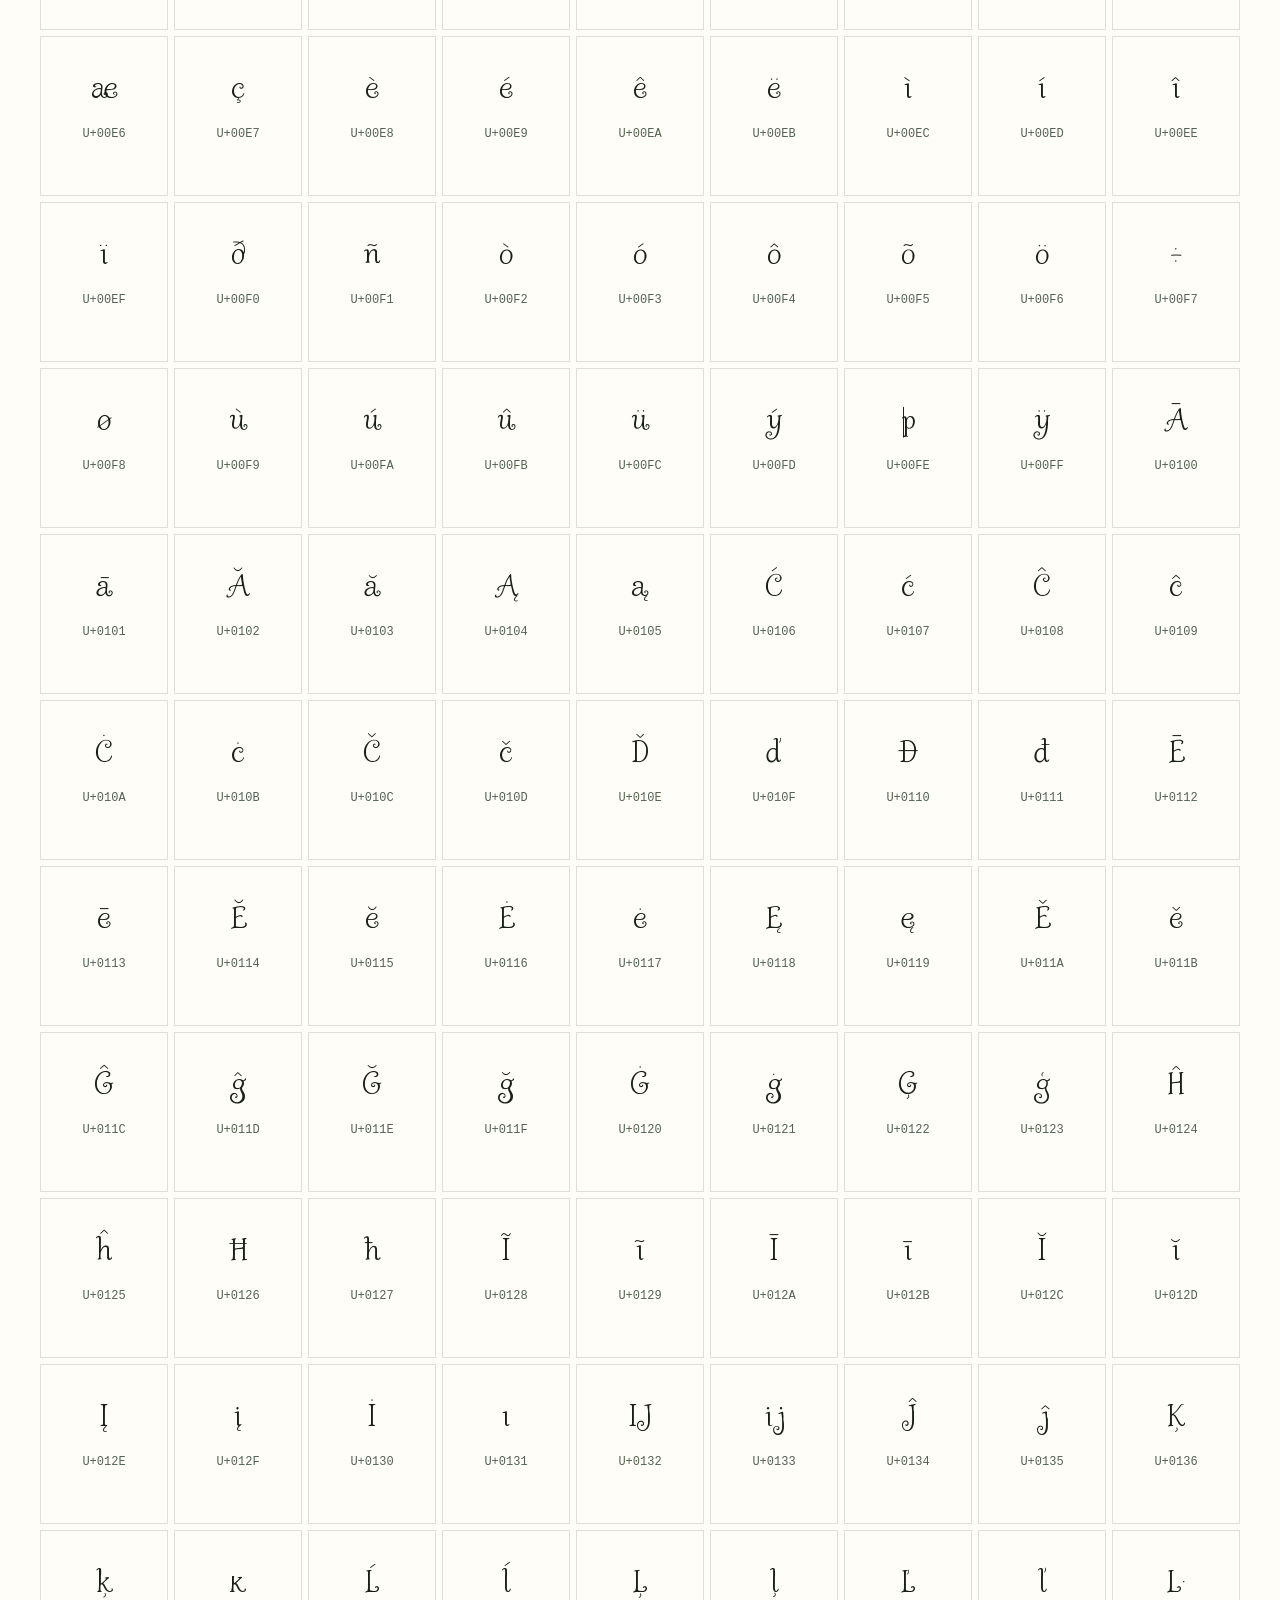
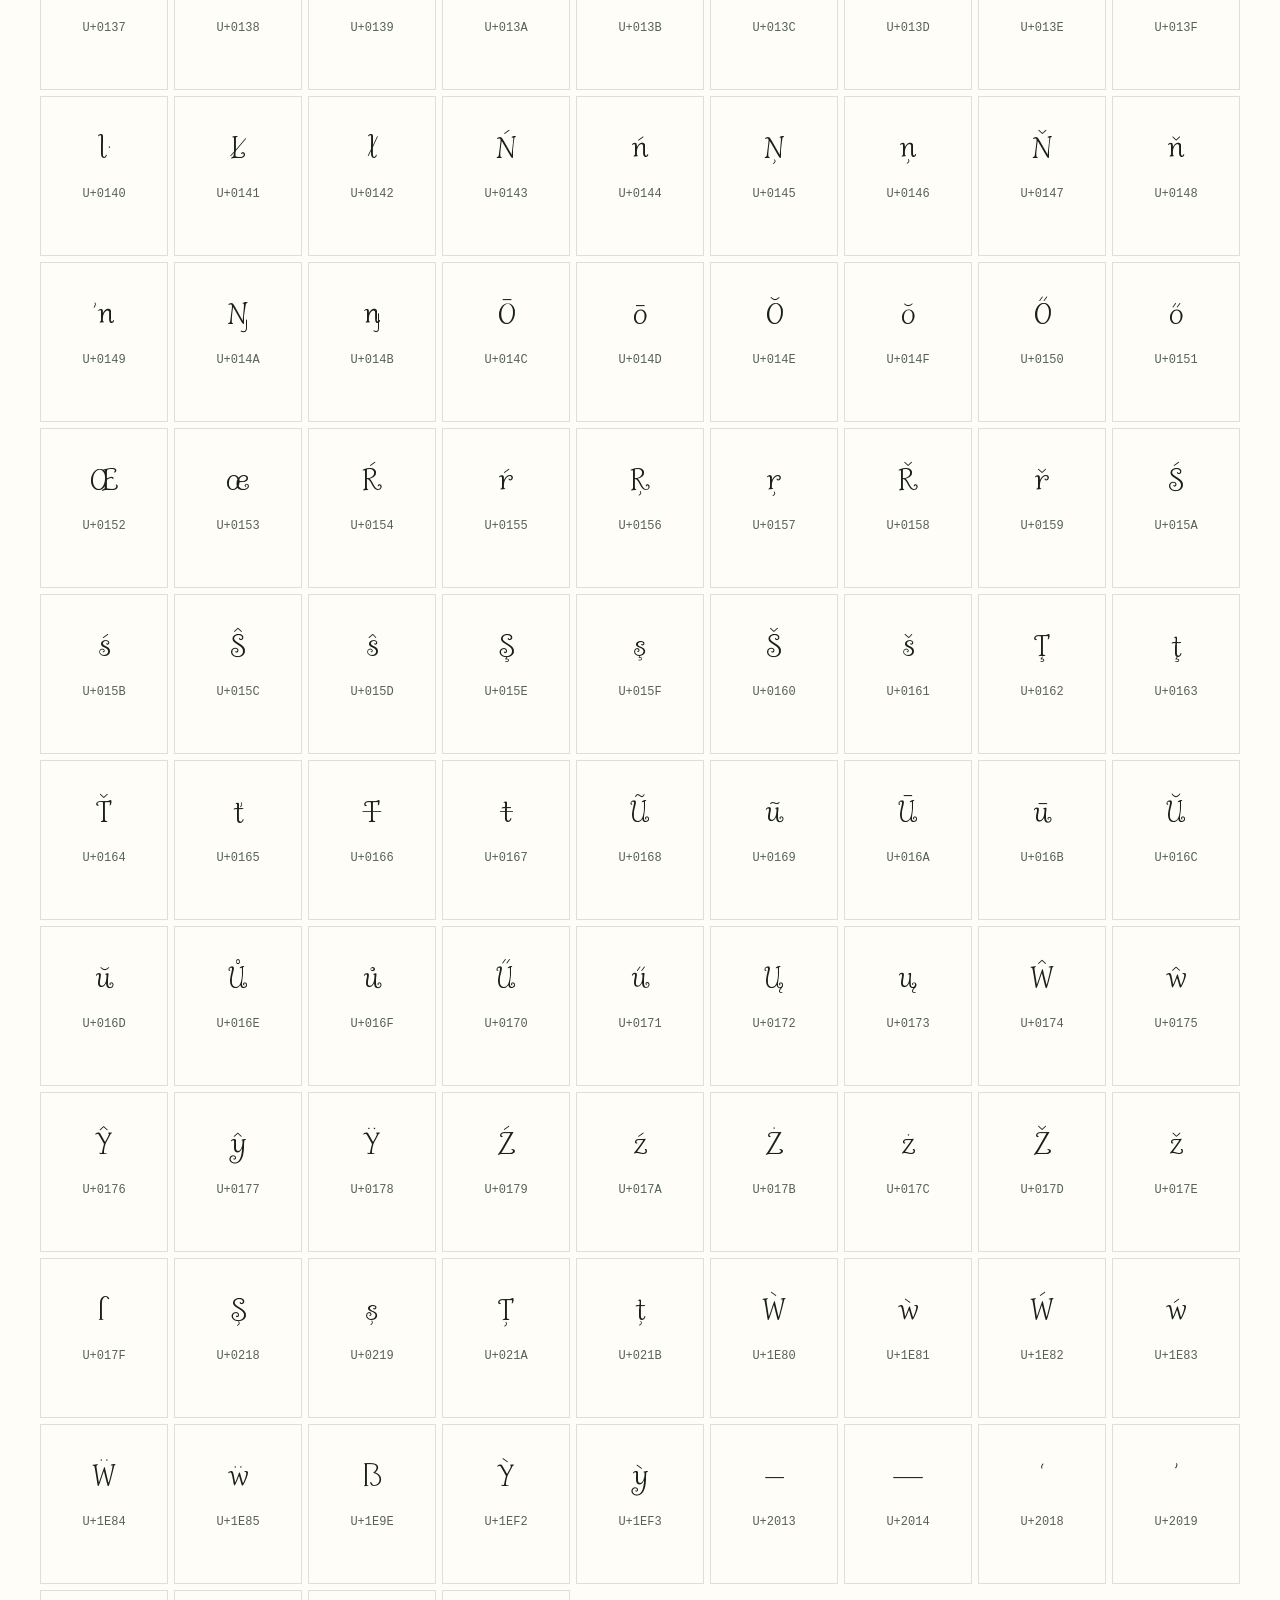
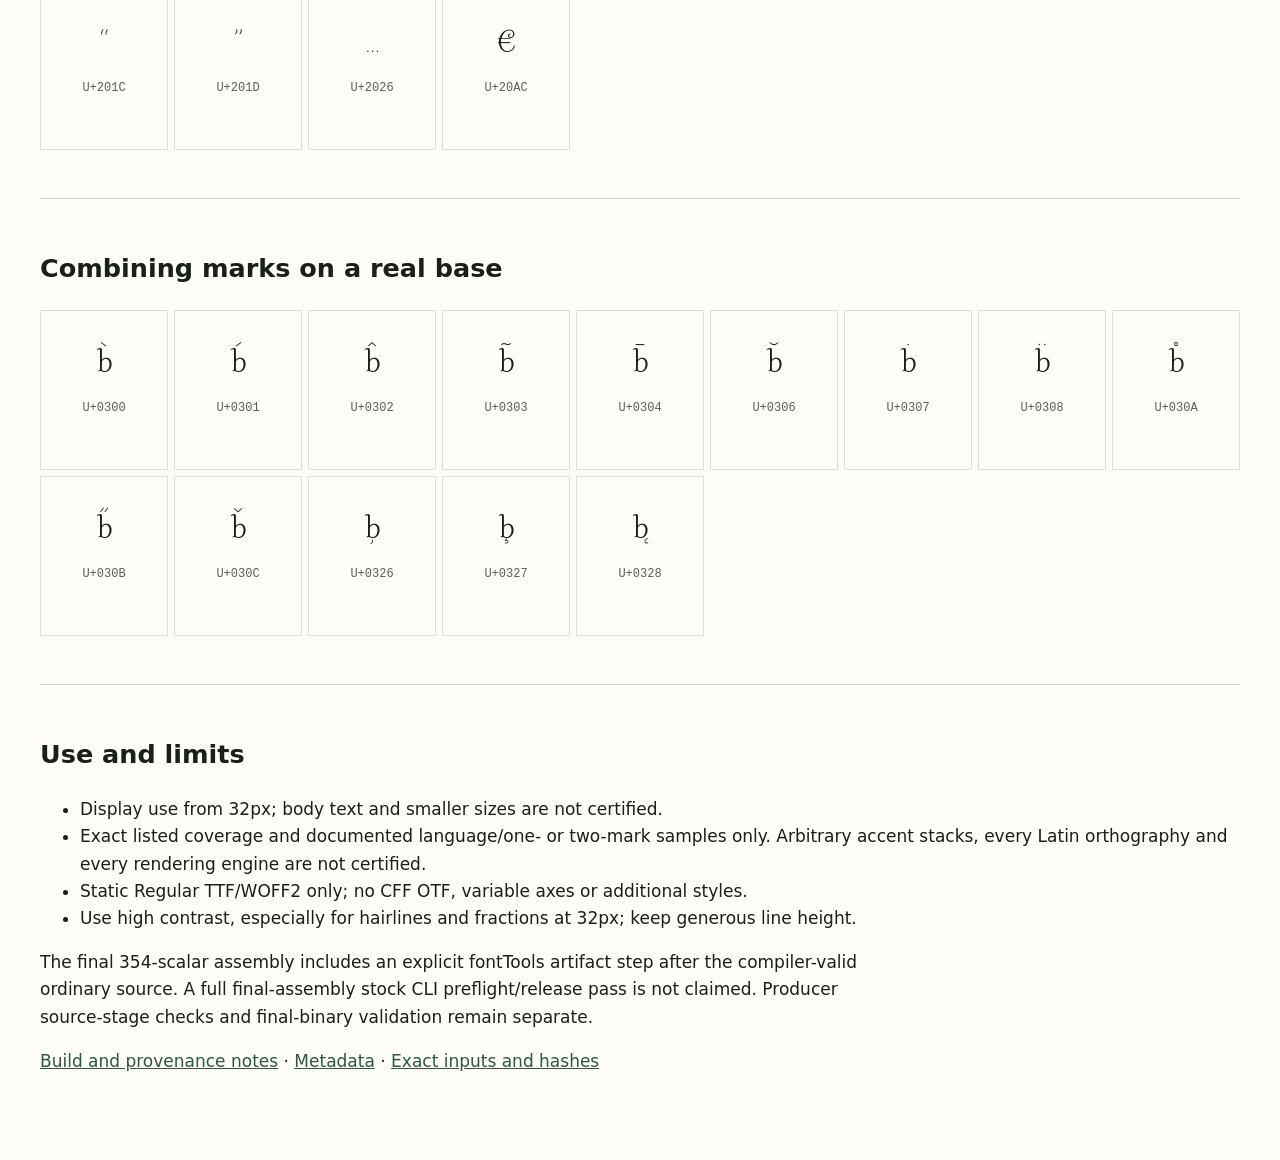
<file: examples/modernized/liltvale/specimen.html>
<!doctype html>
<html lang="en"><meta charset="utf-8"><meta name="viewport" content="width=device-width,initial-scale=1"><title>Liltvale 0.048 · Fontify sample</title><link rel="stylesheet" href="font.css"><style>
*{box-sizing:border-box}body{margin:0;background:#fffdf8;color:#182019;font:17px/1.6 system-ui,sans-serif}main{max-width:1450px;margin:auto;padding:40px}h1,h2,p{max-width:850px}h1{font-size:38px;margin-bottom:4px}a{color:#2a5840}.eyebrow,small{color:#536352}.sample{font-size:32px;overflow-wrap:anywhere}.hero{font-size:clamp(32px,8vw,100px)}.panel{border-top:1px solid #cbd0c3;padding:28px 0;margin-top:20px}.grid{display:grid;grid-template-columns:repeat(auto-fill,minmax(125px,1fr));gap:6px}.cell{border:1px solid #dde0d5;min-height:160px;text-align:center;padding:12px 8px;overflow:visible}.cell span{display:block;font-family:'Liltvale';font-size:32px;line-height:2.4}small{display:block;font:12px/1.4 monospace}.notice{border-left:3px solid #8c723a;padding:8px 20px}#status{font:14px system-ui}@media(max-width:600px){main{padding:20px}}
</style><main><a href="../index.html">← All modernized samples</a><p class="eyebrow">Curlz MT · selected A · v0.048</p><h1>Liltvale</h1><p>Light ribbon curls</p><p>A light decorative serif with loose ribbon curls, expressive Q/J, open bowls and a single-storey a. Intended for short headlines, community identities and editorial accents.</p><p class="sample hero">Liltvale</p><p id="status" role="status">Loading local WOFF2…</p><p class="notice">Display from 32px. Final human aesthetic approval and distribution terms are pending owner review. This sample grants no redistribution license.</p><section class="panel"><h2>Story</h2><p>Curlz MT inspired the playful motion. The selected OpenAI A raster replaces earlier vector explorations. Protected tracing preserves 54 original components across the 52 uncropped letter masks at a common scale, including dots, curls and descenders. The selected single-storey a takes precedence over the prompt. Optical spacing and explicitly authored companions extend the source. The independent final review has cleared v0.048.</p></section><section class="panel"><h2>Display specimen · 32px</h2><div class="sample" id="live">The quick brown fox jumps over the lazy dog<br>ABCDEFGHIJKLMNOPQRSTUVWXYZ<br>abcdefghijklmnopqrstuvwxyz<br>0123456789 &amp; @ # % € — “Quotes”…<br>Ľúbim ģ Çç ĵ į ẀẂẄ Ỳỳ Straße<br>i̦̋ j̦́ į́</div></section><section class="panel"><h2>Visible inventory</h2><p>354 Unicode mappings; controls SPACE, NBSP and soft hyphen are listed in <a href="coverage.csv">coverage.csv</a>. Combining marks appear separately on b, without an artificial accent stack.</p><div class="grid"><div class="cell"><span>!</span><small>U+0021</small></div><div class="cell"><span>&quot;</span><small>U+0022</small></div><div class="cell"><span>#</span><small>U+0023</small></div><div class="cell"><span>$</span><small>U+0024</small></div><div class="cell"><span>%</span><small>U+0025</small></div><div class="cell"><span>&amp;</span><small>U+0026</small></div><div class="cell"><span>&#x27;</span><small>U+0027</small></div><div class="cell"><span>(</span><small>U+0028</small></div><div class="cell"><span>)</span><small>U+0029</small></div><div class="cell"><span>*</span><small>U+002A</small></div><div class="cell"><span>+</span><small>U+002B</small></div><div class="cell"><span>,</span><small>U+002C</small></div><div class="cell"><span>-</span><small>U+002D</small></div><div class="cell"><span>.</span><small>U+002E</small></div><div class="cell"><span>/</span><small>U+002F</small></div><div class="cell"><span>0</span><small>U+0030</small></div><div class="cell"><span>1</span><small>U+0031</small></div><div class="cell"><span>2</span><small>U+0032</small></div><div class="cell"><span>3</span><small>U+0033</small></div><div class="cell"><span>4</span><small>U+0034</small></div><div class="cell"><span>5</span><small>U+0035</small></div><div class="cell"><span>6</span><small>U+0036</small></div><div class="cell"><span>7</span><small>U+0037</small></div><div class="cell"><span>8</span><small>U+0038</small></div><div class="cell"><span>9</span><small>U+0039</small></div><div class="cell"><span>:</span><small>U+003A</small></div><div class="cell"><span>;</span><small>U+003B</small></div><div class="cell"><span>&lt;</span><small>U+003C</small></div><div class="cell"><span>=</span><small>U+003D</small></div><div class="cell"><span>&gt;</span><small>U+003E</small></div><div class="cell"><span>?</span><small>U+003F</small></div><div class="cell"><span>@</span><small>U+0040</small></div><div class="cell"><span>A</span><small>U+0041</small></div><div class="cell"><span>B</span><small>U+0042</small></div><div class="cell"><span>C</span><small>U+0043</small></div><div class="cell"><span>D</span><small>U+0044</small></div><div class="cell"><span>E</span><small>U+0045</small></div><div class="cell"><span>F</span><small>U+0046</small></div><div class="cell"><span>G</span><small>U+0047</small></div><div class="cell"><span>H</span><small>U+0048</small></div><div class="cell"><span>I</span><small>U+0049</small></div><div class="cell"><span>J</span><small>U+004A</small></div><div class="cell"><span>K</span><small>U+004B</small></div><div class="cell"><span>L</span><small>U+004C</small></div><div class="cell"><span>M</span><small>U+004D</small></div><div class="cell"><span>N</span><small>U+004E</small></div><div class="cell"><span>O</span><small>U+004F</small></div><div class="cell"><span>P</span><small>U+0050</small></div><div class="cell"><span>Q</span><small>U+0051</small></div><div class="cell"><span>R</span><small>U+0052</small></div><div class="cell"><span>S</span><small>U+0053</small></div><div class="cell"><span>T</span><small>U+0054</small></div><div class="cell"><span>U</span><small>U+0055</small></div><div class="cell"><span>V</span><small>U+0056</small></div><div class="cell"><span>W</span><small>U+0057</small></div><div class="cell"><span>X</span><small>U+0058</small></div><div class="cell"><span>Y</span><small>U+0059</small></div><div class="cell"><span>Z</span><small>U+005A</small></div><div class="cell"><span>[</span><small>U+005B</small></div><div class="cell"><span>\</span><small>U+005C</small></div><div class="cell"><span>]</span><small>U+005D</small></div><div class="cell"><span>^</span><small>U+005E</small></div><div class="cell"><span>_</span><small>U+005F</small></div><div class="cell"><span>`</span><small>U+0060</small></div><div class="cell"><span>a</span><small>U+0061</small></div><div class="cell"><span>b</span><small>U+0062</small></div><div class="cell"><span>c</span><small>U+0063</small></div><div class="cell"><span>d</span><small>U+0064</small></div><div class="cell"><span>e</span><small>U+0065</small></div><div class="cell"><span>f</span><small>U+0066</small></div><div class="cell"><span>g</span><small>U+0067</small></div><div class="cell"><span>h</span><small>U+0068</small></div><div class="cell"><span>i</span><small>U+0069</small></div><div class="cell"><span>j</span><small>U+006A</small></div><div class="cell"><span>k</span><small>U+006B</small></div><div class="cell"><span>l</span><small>U+006C</small></div><div class="cell"><span>m</span><small>U+006D</small></div><div class="cell"><span>n</span><small>U+006E</small></div><div class="cell"><span>o</span><small>U+006F</small></div><div class="cell"><span>p</span><small>U+0070</small></div><div class="cell"><span>q</span><small>U+0071</small></div><div class="cell"><span>r</span><small>U+0072</small></div><div class="cell"><span>s</span><small>U+0073</small></div><div class="cell"><span>t</span><small>U+0074</small></div><div class="cell"><span>u</span><small>U+0075</small></div><div class="cell"><span>v</span><small>U+0076</small></div><div class="cell"><span>w</span><small>U+0077</small></div><div class="cell"><span>x</span><small>U+0078</small></div><div class="cell"><span>y</span><small>U+0079</small></div><div class="cell"><span>z</span><small>U+007A</small></div><div class="cell"><span>{</span><small>U+007B</small></div><div class="cell"><span>|</span><small>U+007C</small></div><div class="cell"><span>}</span><small>U+007D</small></div><div class="cell"><span>~</span><small>U+007E</small></div><div class="cell"><span>¡</span><small>U+00A1</small></div><div class="cell"><span>¢</span><small>U+00A2</small></div><div class="cell"><span>£</span><small>U+00A3</small></div><div class="cell"><span>¤</span><small>U+00A4</small></div><div class="cell"><span>¥</span><small>U+00A5</small></div><div class="cell"><span>¦</span><small>U+00A6</small></div><div class="cell"><span>§</span><small>U+00A7</small></div><div class="cell"><span>¨</span><small>U+00A8</small></div><div class="cell"><span>©</span><small>U+00A9</small></div><div class="cell"><span>ª</span><small>U+00AA</small></div><div class="cell"><span>«</span><small>U+00AB</small></div><div class="cell"><span>¬</span><small>U+00AC</small></div><div class="cell"><span>®</span><small>U+00AE</small></div><div class="cell"><span>¯</span><small>U+00AF</small></div><div class="cell"><span>°</span><small>U+00B0</small></div><div class="cell"><span>±</span><small>U+00B1</small></div><div class="cell"><span>²</span><small>U+00B2</small></div><div class="cell"><span>³</span><small>U+00B3</small></div><div class="cell"><span>´</span><small>U+00B4</small></div><div class="cell"><span>µ</span><small>U+00B5</small></div><div class="cell"><span>¶</span><small>U+00B6</small></div><div class="cell"><span>·</span><small>U+00B7</small></div><div class="cell"><span>¸</span><small>U+00B8</small></div><div class="cell"><span>¹</span><small>U+00B9</small></div><div class="cell"><span>º</span><small>U+00BA</small></div><div class="cell"><span>»</span><small>U+00BB</small></div><div class="cell"><span>¼</span><small>U+00BC</small></div><div class="cell"><span>½</span><small>U+00BD</small></div><div class="cell"><span>¾</span><small>U+00BE</small></div><div class="cell"><span>¿</span><small>U+00BF</small></div><div class="cell"><span>À</span><small>U+00C0</small></div><div class="cell"><span>Á</span><small>U+00C1</small></div><div class="cell"><span>Â</span><small>U+00C2</small></div><div class="cell"><span>Ã</span><small>U+00C3</small></div><div class="cell"><span>Ä</span><small>U+00C4</small></div><div class="cell"><span>Å</span><small>U+00C5</small></div><div class="cell"><span>Æ</span><small>U+00C6</small></div><div class="cell"><span>Ç</span><small>U+00C7</small></div><div class="cell"><span>È</span><small>U+00C8</small></div><div class="cell"><span>É</span><small>U+00C9</small></div><div class="cell"><span>Ê</span><small>U+00CA</small></div><div class="cell"><span>Ë</span><small>U+00CB</small></div><div class="cell"><span>Ì</span><small>U+00CC</small></div><div class="cell"><span>Í</span><small>U+00CD</small></div><div class="cell"><span>Î</span><small>U+00CE</small></div><div class="cell"><span>Ï</span><small>U+00CF</small></div><div class="cell"><span>Ð</span><small>U+00D0</small></div><div class="cell"><span>Ñ</span><small>U+00D1</small></div><div class="cell"><span>Ò</span><small>U+00D2</small></div><div class="cell"><span>Ó</span><small>U+00D3</small></div><div class="cell"><span>Ô</span><small>U+00D4</small></div><div class="cell"><span>Õ</span><small>U+00D5</small></div><div class="cell"><span>Ö</span><small>U+00D6</small></div><div class="cell"><span>×</span><small>U+00D7</small></div><div class="cell"><span>Ø</span><small>U+00D8</small></div><div class="cell"><span>Ù</span><small>U+00D9</small></div><div class="cell"><span>Ú</span><small>U+00DA</small></div><div class="cell"><span>Û</span><small>U+00DB</small></div><div class="cell"><span>Ü</span><small>U+00DC</small></div><div class="cell"><span>Ý</span><small>U+00DD</small></div><div class="cell"><span>Þ</span><small>U+00DE</small></div><div class="cell"><span>ß</span><small>U+00DF</small></div><div class="cell"><span>à</span><small>U+00E0</small></div><div class="cell"><span>á</span><small>U+00E1</small></div><div class="cell"><span>â</span><small>U+00E2</small></div><div class="cell"><span>ã</span><small>U+00E3</small></div><div class="cell"><span>ä</span><small>U+00E4</small></div><div class="cell"><span>å</span><small>U+00E5</small></div><div class="cell"><span>æ</span><small>U+00E6</small></div><div class="cell"><span>ç</span><small>U+00E7</small></div><div class="cell"><span>è</span><small>U+00E8</small></div><div class="cell"><span>é</span><small>U+00E9</small></div><div class="cell"><span>ê</span><small>U+00EA</small></div><div class="cell"><span>ë</span><small>U+00EB</small></div><div class="cell"><span>ì</span><small>U+00EC</small></div><div class="cell"><span>í</span><small>U+00ED</small></div><div class="cell"><span>î</span><small>U+00EE</small></div><div class="cell"><span>ï</span><small>U+00EF</small></div><div class="cell"><span>ð</span><small>U+00F0</small></div><div class="cell"><span>ñ</span><small>U+00F1</small></div><div class="cell"><span>ò</span><small>U+00F2</small></div><div class="cell"><span>ó</span><small>U+00F3</small></div><div class="cell"><span>ô</span><small>U+00F4</small></div><div class="cell"><span>õ</span><small>U+00F5</small></div><div class="cell"><span>ö</span><small>U+00F6</small></div><div class="cell"><span>÷</span><small>U+00F7</small></div><div class="cell"><span>ø</span><small>U+00F8</small></div><div class="cell"><span>ù</span><small>U+00F9</small></div><div class="cell"><span>ú</span><small>U+00FA</small></div><div class="cell"><span>û</span><small>U+00FB</small></div><div class="cell"><span>ü</span><small>U+00FC</small></div><div class="cell"><span>ý</span><small>U+00FD</small></div><div class="cell"><span>þ</span><small>U+00FE</small></div><div class="cell"><span>ÿ</span><small>U+00FF</small></div><div class="cell"><span>Ā</span><small>U+0100</small></div><div class="cell"><span>ā</span><small>U+0101</small></div><div class="cell"><span>Ă</span><small>U+0102</small></div><div class="cell"><span>ă</span><small>U+0103</small></div><div class="cell"><span>Ą</span><small>U+0104</small></div><div class="cell"><span>ą</span><small>U+0105</small></div><div class="cell"><span>Ć</span><small>U+0106</small></div><div class="cell"><span>ć</span><small>U+0107</small></div><div class="cell"><span>Ĉ</span><small>U+0108</small></div><div class="cell"><span>ĉ</span><small>U+0109</small></div><div class="cell"><span>Ċ</span><small>U+010A</small></div><div class="cell"><span>ċ</span><small>U+010B</small></div><div class="cell"><span>Č</span><small>U+010C</small></div><div class="cell"><span>č</span><small>U+010D</small></div><div class="cell"><span>Ď</span><small>U+010E</small></div><div class="cell"><span>ď</span><small>U+010F</small></div><div class="cell"><span>Đ</span><small>U+0110</small></div><div class="cell"><span>đ</span><small>U+0111</small></div><div class="cell"><span>Ē</span><small>U+0112</small></div><div class="cell"><span>ē</span><small>U+0113</small></div><div class="cell"><span>Ĕ</span><small>U+0114</small></div><div class="cell"><span>ĕ</span><small>U+0115</small></div><div class="cell"><span>Ė</span><small>U+0116</small></div><div class="cell"><span>ė</span><small>U+0117</small></div><div class="cell"><span>Ę</span><small>U+0118</small></div><div class="cell"><span>ę</span><small>U+0119</small></div><div class="cell"><span>Ě</span><small>U+011A</small></div><div class="cell"><span>ě</span><small>U+011B</small></div><div class="cell"><span>Ĝ</span><small>U+011C</small></div><div class="cell"><span>ĝ</span><small>U+011D</small></div><div class="cell"><span>Ğ</span><small>U+011E</small></div><div class="cell"><span>ğ</span><small>U+011F</small></div><div class="cell"><span>Ġ</span><small>U+0120</small></div><div class="cell"><span>ġ</span><small>U+0121</small></div><div class="cell"><span>Ģ</span><small>U+0122</small></div><div class="cell"><span>ģ</span><small>U+0123</small></div><div class="cell"><span>Ĥ</span><small>U+0124</small></div><div class="cell"><span>ĥ</span><small>U+0125</small></div><div class="cell"><span>Ħ</span><small>U+0126</small></div><div class="cell"><span>ħ</span><small>U+0127</small></div><div class="cell"><span>Ĩ</span><small>U+0128</small></div><div class="cell"><span>ĩ</span><small>U+0129</small></div><div class="cell"><span>Ī</span><small>U+012A</small></div><div class="cell"><span>ī</span><small>U+012B</small></div><div class="cell"><span>Ĭ</span><small>U+012C</small></div><div class="cell"><span>ĭ</span><small>U+012D</small></div><div class="cell"><span>Į</span><small>U+012E</small></div><div class="cell"><span>į</span><small>U+012F</small></div><div class="cell"><span>İ</span><small>U+0130</small></div><div class="cell"><span>ı</span><small>U+0131</small></div><div class="cell"><span>Ĳ</span><small>U+0132</small></div><div class="cell"><span>ĳ</span><small>U+0133</small></div><div class="cell"><span>Ĵ</span><small>U+0134</small></div><div class="cell"><span>ĵ</span><small>U+0135</small></div><div class="cell"><span>Ķ</span><small>U+0136</small></div><div class="cell"><span>ķ</span><small>U+0137</small></div><div class="cell"><span>ĸ</span><small>U+0138</small></div><div class="cell"><span>Ĺ</span><small>U+0139</small></div><div class="cell"><span>ĺ</span><small>U+013A</small></div><div class="cell"><span>Ļ</span><small>U+013B</small></div><div class="cell"><span>ļ</span><small>U+013C</small></div><div class="cell"><span>Ľ</span><small>U+013D</small></div><div class="cell"><span>ľ</span><small>U+013E</small></div><div class="cell"><span>Ŀ</span><small>U+013F</small></div><div class="cell"><span>ŀ</span><small>U+0140</small></div><div class="cell"><span>Ł</span><small>U+0141</small></div><div class="cell"><span>ł</span><small>U+0142</small></div><div class="cell"><span>Ń</span><small>U+0143</small></div><div class="cell"><span>ń</span><small>U+0144</small></div><div class="cell"><span>Ņ</span><small>U+0145</small></div><div class="cell"><span>ņ</span><small>U+0146</small></div><div class="cell"><span>Ň</span><small>U+0147</small></div><div class="cell"><span>ň</span><small>U+0148</small></div><div class="cell"><span>ŉ</span><small>U+0149</small></div><div class="cell"><span>Ŋ</span><small>U+014A</small></div><div class="cell"><span>ŋ</span><small>U+014B</small></div><div class="cell"><span>Ō</span><small>U+014C</small></div><div class="cell"><span>ō</span><small>U+014D</small></div><div class="cell"><span>Ŏ</span><small>U+014E</small></div><div class="cell"><span>ŏ</span><small>U+014F</small></div><div class="cell"><span>Ő</span><small>U+0150</small></div><div class="cell"><span>ő</span><small>U+0151</small></div><div class="cell"><span>Œ</span><small>U+0152</small></div><div class="cell"><span>œ</span><small>U+0153</small></div><div class="cell"><span>Ŕ</span><small>U+0154</small></div><div class="cell"><span>ŕ</span><small>U+0155</small></div><div class="cell"><span>Ŗ</span><small>U+0156</small></div><div class="cell"><span>ŗ</span><small>U+0157</small></div><div class="cell"><span>Ř</span><small>U+0158</small></div><div class="cell"><span>ř</span><small>U+0159</small></div><div class="cell"><span>Ś</span><small>U+015A</small></div><div class="cell"><span>ś</span><small>U+015B</small></div><div class="cell"><span>Ŝ</span><small>U+015C</small></div><div class="cell"><span>ŝ</span><small>U+015D</small></div><div class="cell"><span>Ş</span><small>U+015E</small></div><div class="cell"><span>ş</span><small>U+015F</small></div><div class="cell"><span>Š</span><small>U+0160</small></div><div class="cell"><span>š</span><small>U+0161</small></div><div class="cell"><span>Ţ</span><small>U+0162</small></div><div class="cell"><span>ţ</span><small>U+0163</small></div><div class="cell"><span>Ť</span><small>U+0164</small></div><div class="cell"><span>ť</span><small>U+0165</small></div><div class="cell"><span>Ŧ</span><small>U+0166</small></div><div class="cell"><span>ŧ</span><small>U+0167</small></div><div class="cell"><span>Ũ</span><small>U+0168</small></div><div class="cell"><span>ũ</span><small>U+0169</small></div><div class="cell"><span>Ū</span><small>U+016A</small></div><div class="cell"><span>ū</span><small>U+016B</small></div><div class="cell"><span>Ŭ</span><small>U+016C</small></div><div class="cell"><span>ŭ</span><small>U+016D</small></div><div class="cell"><span>Ů</span><small>U+016E</small></div><div class="cell"><span>ů</span><small>U+016F</small></div><div class="cell"><span>Ű</span><small>U+0170</small></div><div class="cell"><span>ű</span><small>U+0171</small></div><div class="cell"><span>Ų</span><small>U+0172</small></div><div class="cell"><span>ų</span><small>U+0173</small></div><div class="cell"><span>Ŵ</span><small>U+0174</small></div><div class="cell"><span>ŵ</span><small>U+0175</small></div><div class="cell"><span>Ŷ</span><small>U+0176</small></div><div class="cell"><span>ŷ</span><small>U+0177</small></div><div class="cell"><span>Ÿ</span><small>U+0178</small></div><div class="cell"><span>Ź</span><small>U+0179</small></div><div class="cell"><span>ź</span><small>U+017A</small></div><div class="cell"><span>Ż</span><small>U+017B</small></div><div class="cell"><span>ż</span><small>U+017C</small></div><div class="cell"><span>Ž</span><small>U+017D</small></div><div class="cell"><span>ž</span><small>U+017E</small></div><div class="cell"><span>ſ</span><small>U+017F</small></div><div class="cell"><span>Ș</span><small>U+0218</small></div><div class="cell"><span>ș</span><small>U+0219</small></div><div class="cell"><span>Ț</span><small>U+021A</small></div><div class="cell"><span>ț</span><small>U+021B</small></div><div class="cell"><span>Ẁ</span><small>U+1E80</small></div><div class="cell"><span>ẁ</span><small>U+1E81</small></div><div class="cell"><span>Ẃ</span><small>U+1E82</small></div><div class="cell"><span>ẃ</span><small>U+1E83</small></div><div class="cell"><span>Ẅ</span><small>U+1E84</small></div><div class="cell"><span>ẅ</span><small>U+1E85</small></div><div class="cell"><span>ẞ</span><small>U+1E9E</small></div><div class="cell"><span>Ỳ</span><small>U+1EF2</small></div><div class="cell"><span>ỳ</span><small>U+1EF3</small></div><div class="cell"><span>–</span><small>U+2013</small></div><div class="cell"><span>—</span><small>U+2014</small></div><div class="cell"><span>‘</span><small>U+2018</small></div><div class="cell"><span>’</span><small>U+2019</small></div><div class="cell"><span>“</span><small>U+201C</small></div><div class="cell"><span>”</span><small>U+201D</small></div><div class="cell"><span>…</span><small>U+2026</small></div><div class="cell"><span>€</span><small>U+20AC</small></div></div></section><section class="panel"><h2>Combining marks on a real base</h2><div class="grid"><div class="cell"><span>b̀</span><small>U+0300</small></div><div class="cell"><span>b́</span><small>U+0301</small></div><div class="cell"><span>b̂</span><small>U+0302</small></div><div class="cell"><span>b̃</span><small>U+0303</small></div><div class="cell"><span>b̄</span><small>U+0304</small></div><div class="cell"><span>b̆</span><small>U+0306</small></div><div class="cell"><span>ḃ</span><small>U+0307</small></div><div class="cell"><span>b̈</span><small>U+0308</small></div><div class="cell"><span>b̊</span><small>U+030A</small></div><div class="cell"><span>b̋</span><small>U+030B</small></div><div class="cell"><span>b̌</span><small>U+030C</small></div><div class="cell"><span>b̦</span><small>U+0326</small></div><div class="cell"><span>b̧</span><small>U+0327</small></div><div class="cell"><span>b̨</span><small>U+0328</small></div></div></section><section class="panel"><h2>Use and limits</h2><ul><li>Display use from 32px; body text and smaller sizes are not certified.</li><li>Exact listed coverage and documented language/one- or two-mark samples only. Arbitrary accent stacks, every Latin orthography and every rendering engine are not certified.</li><li>Static Regular TTF/WOFF2 only; no CFF OTF, variable axes or additional styles.</li><li>Use high contrast, especially for hairlines and fractions at 32px; keep generous line height.</li></ul><p>The final 354-scalar assembly includes an explicit fontTools artifact step after the compiler-valid ordinary source. A full final-assembly stock CLI preflight/release pass is not claimed. Producer source-stage checks and final-binary validation remain separate.</p><p><a href="README.md">Build and provenance notes</a> · <a href="metadata.json">Metadata</a> · <a href="provenance.json">Exact inputs and hashes</a></p></section></main><script>
document.fonts.load('32px "Liltvale"').then(f=>{document.getElementById('status').textContent=f.length?'Loaded Liltvale v0.048 from the supplied local WOFF2.':'Font failed to load.';if(!f.length)document.body.dataset.fontError='true';}).catch(()=>{document.getElementById('status').textContent='Font failed to load.';document.body.dataset.fontError='true';});
</script></html>
</file>
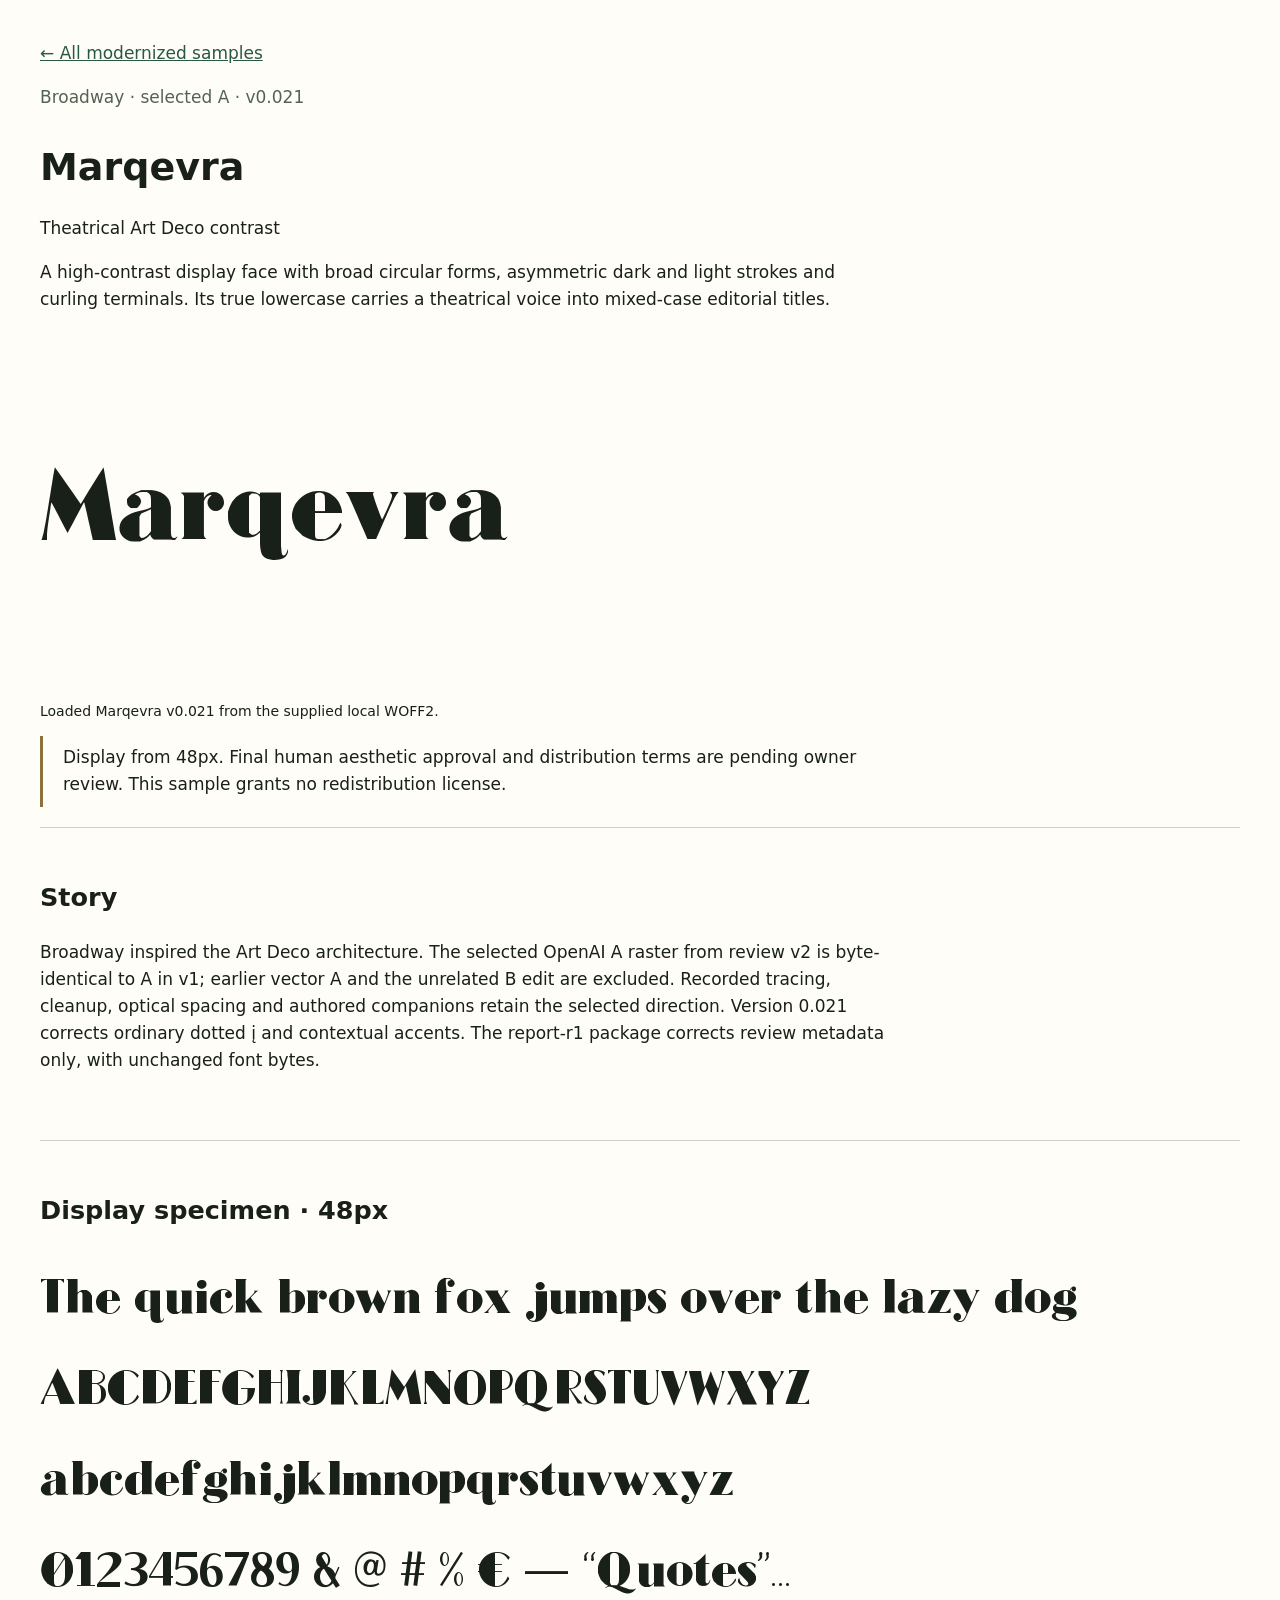
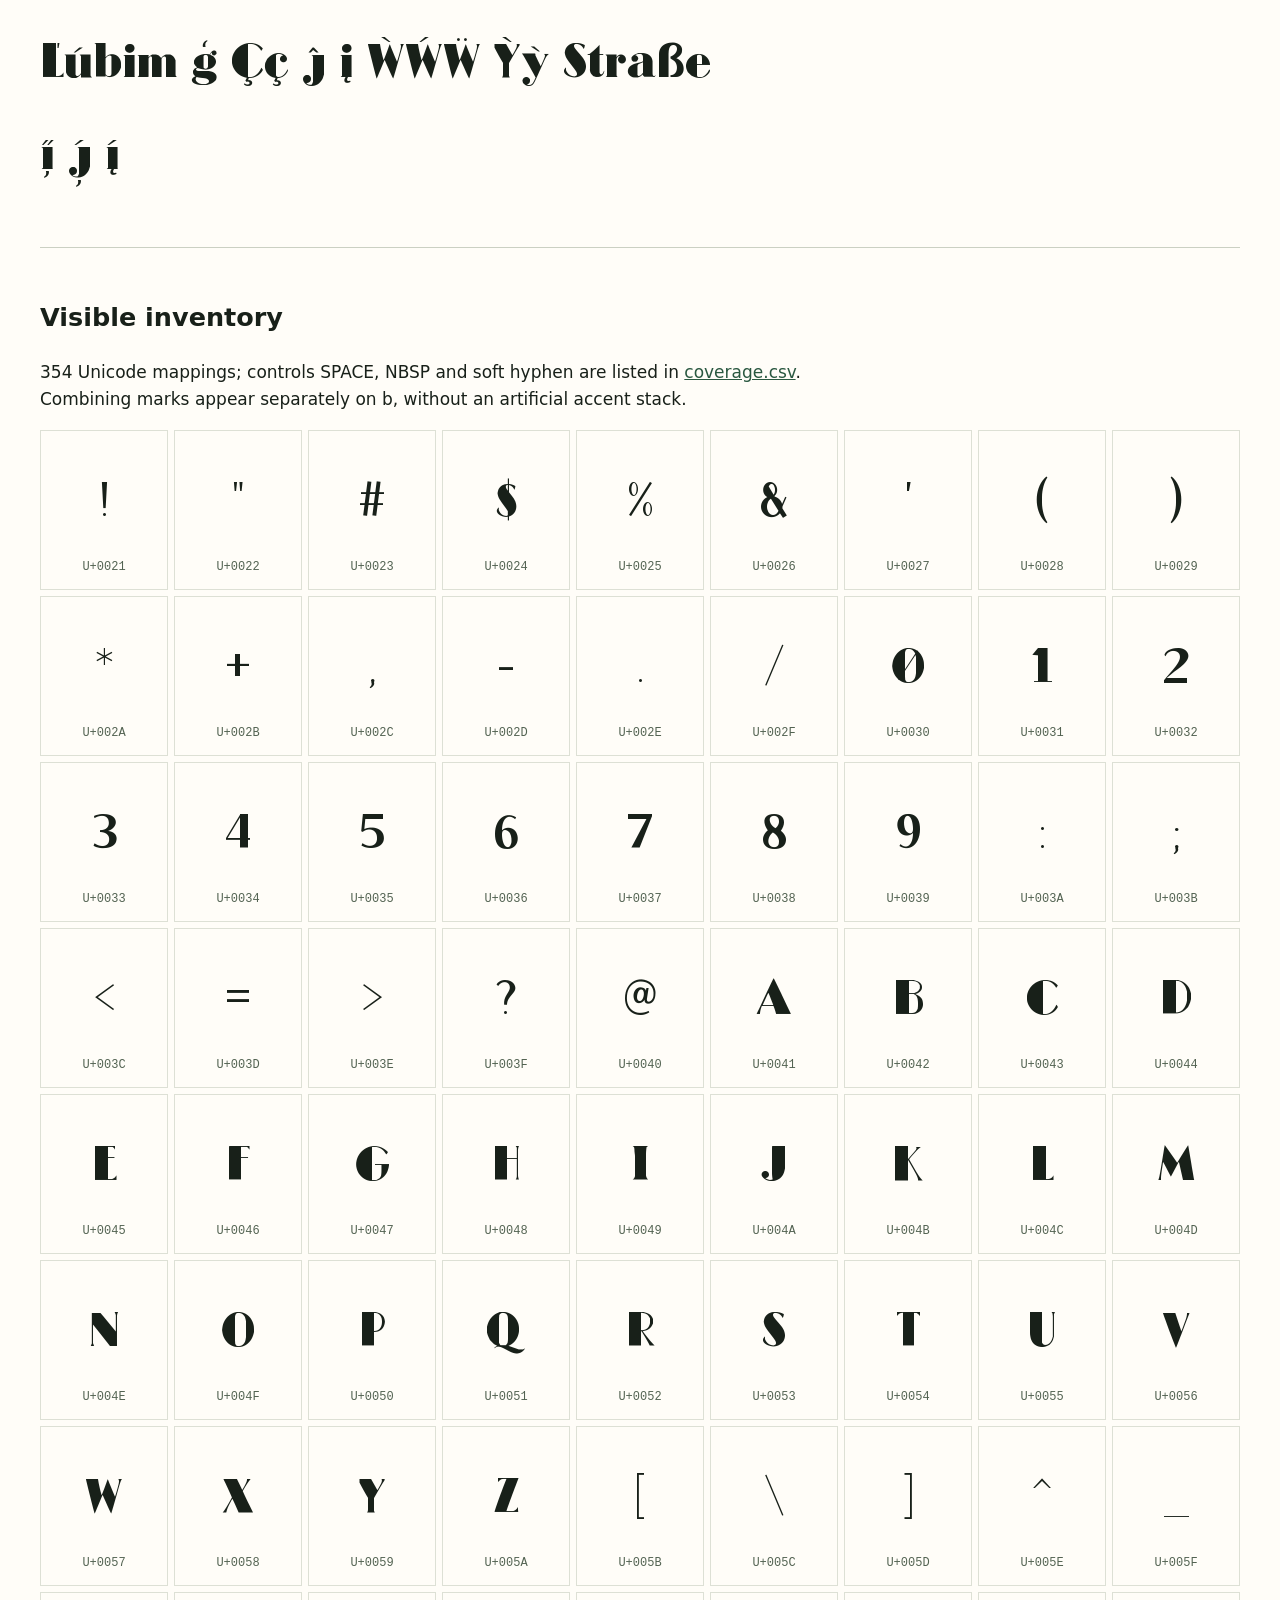
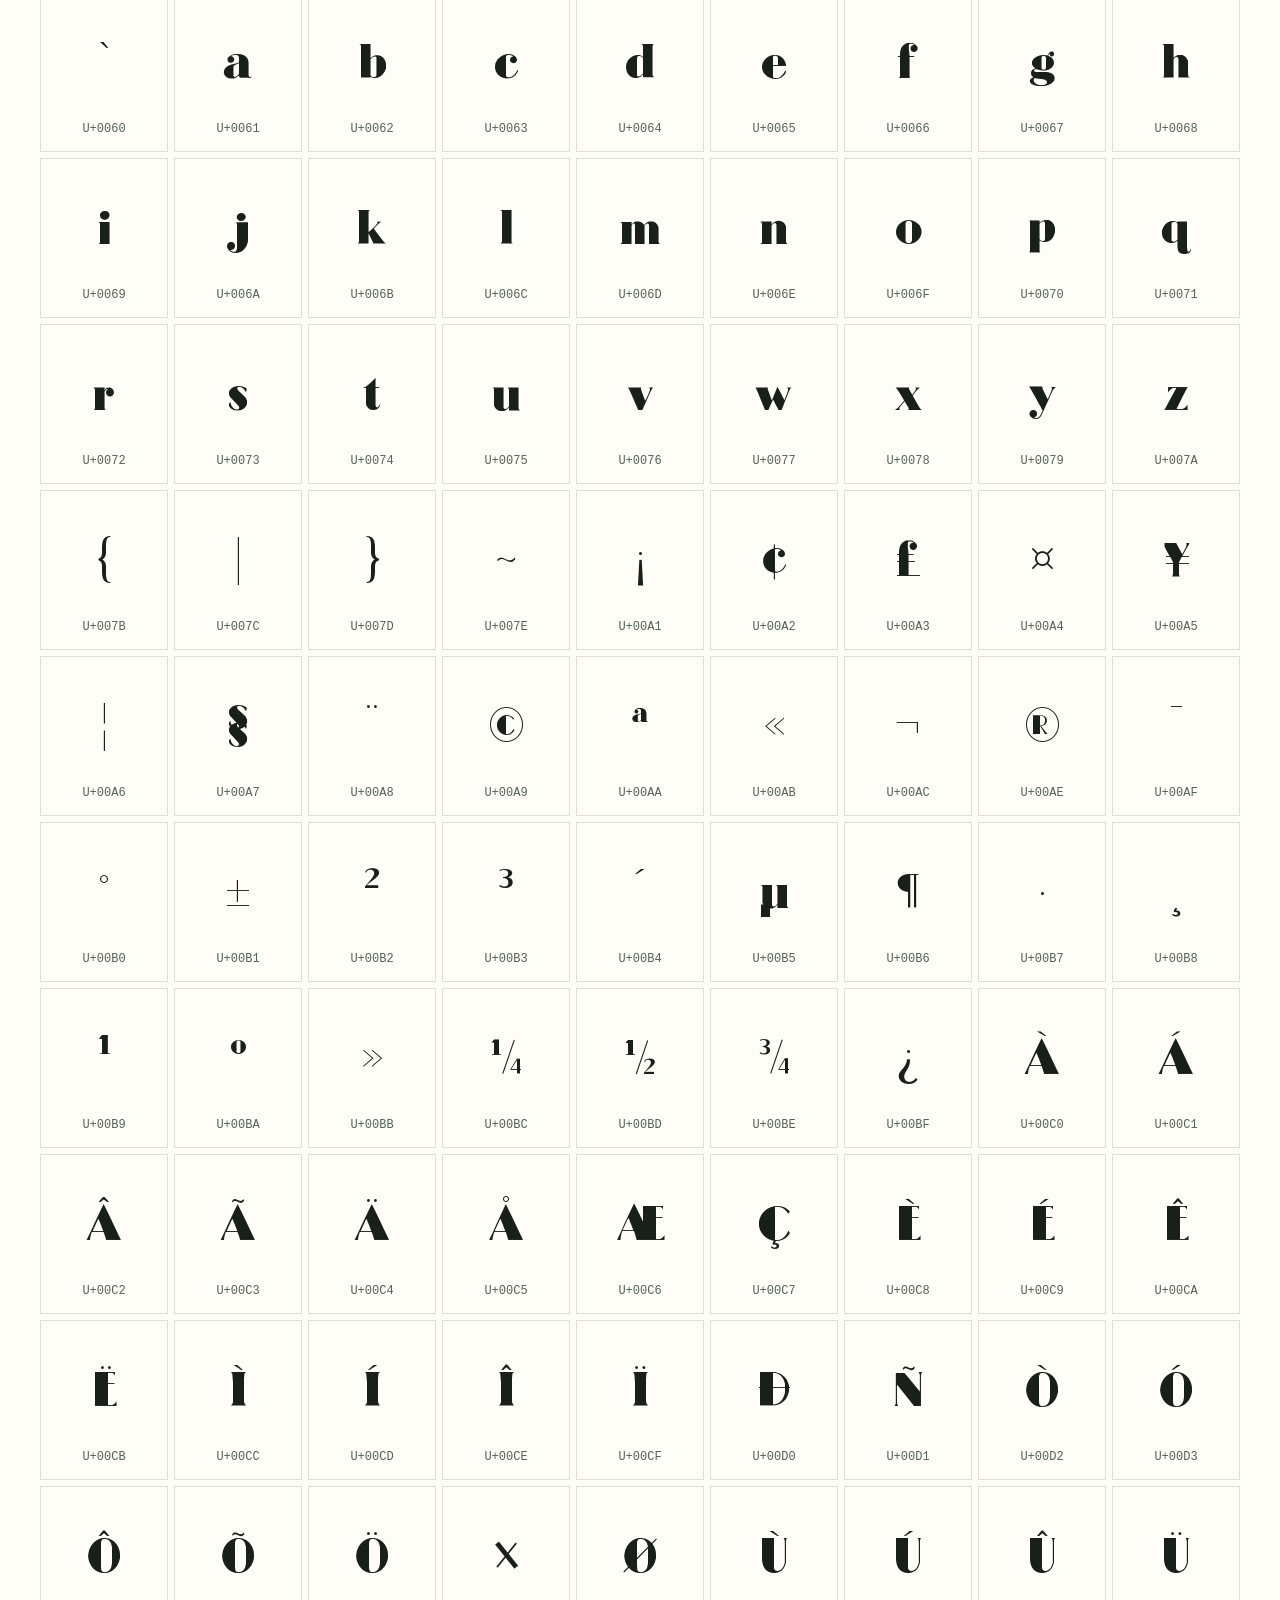
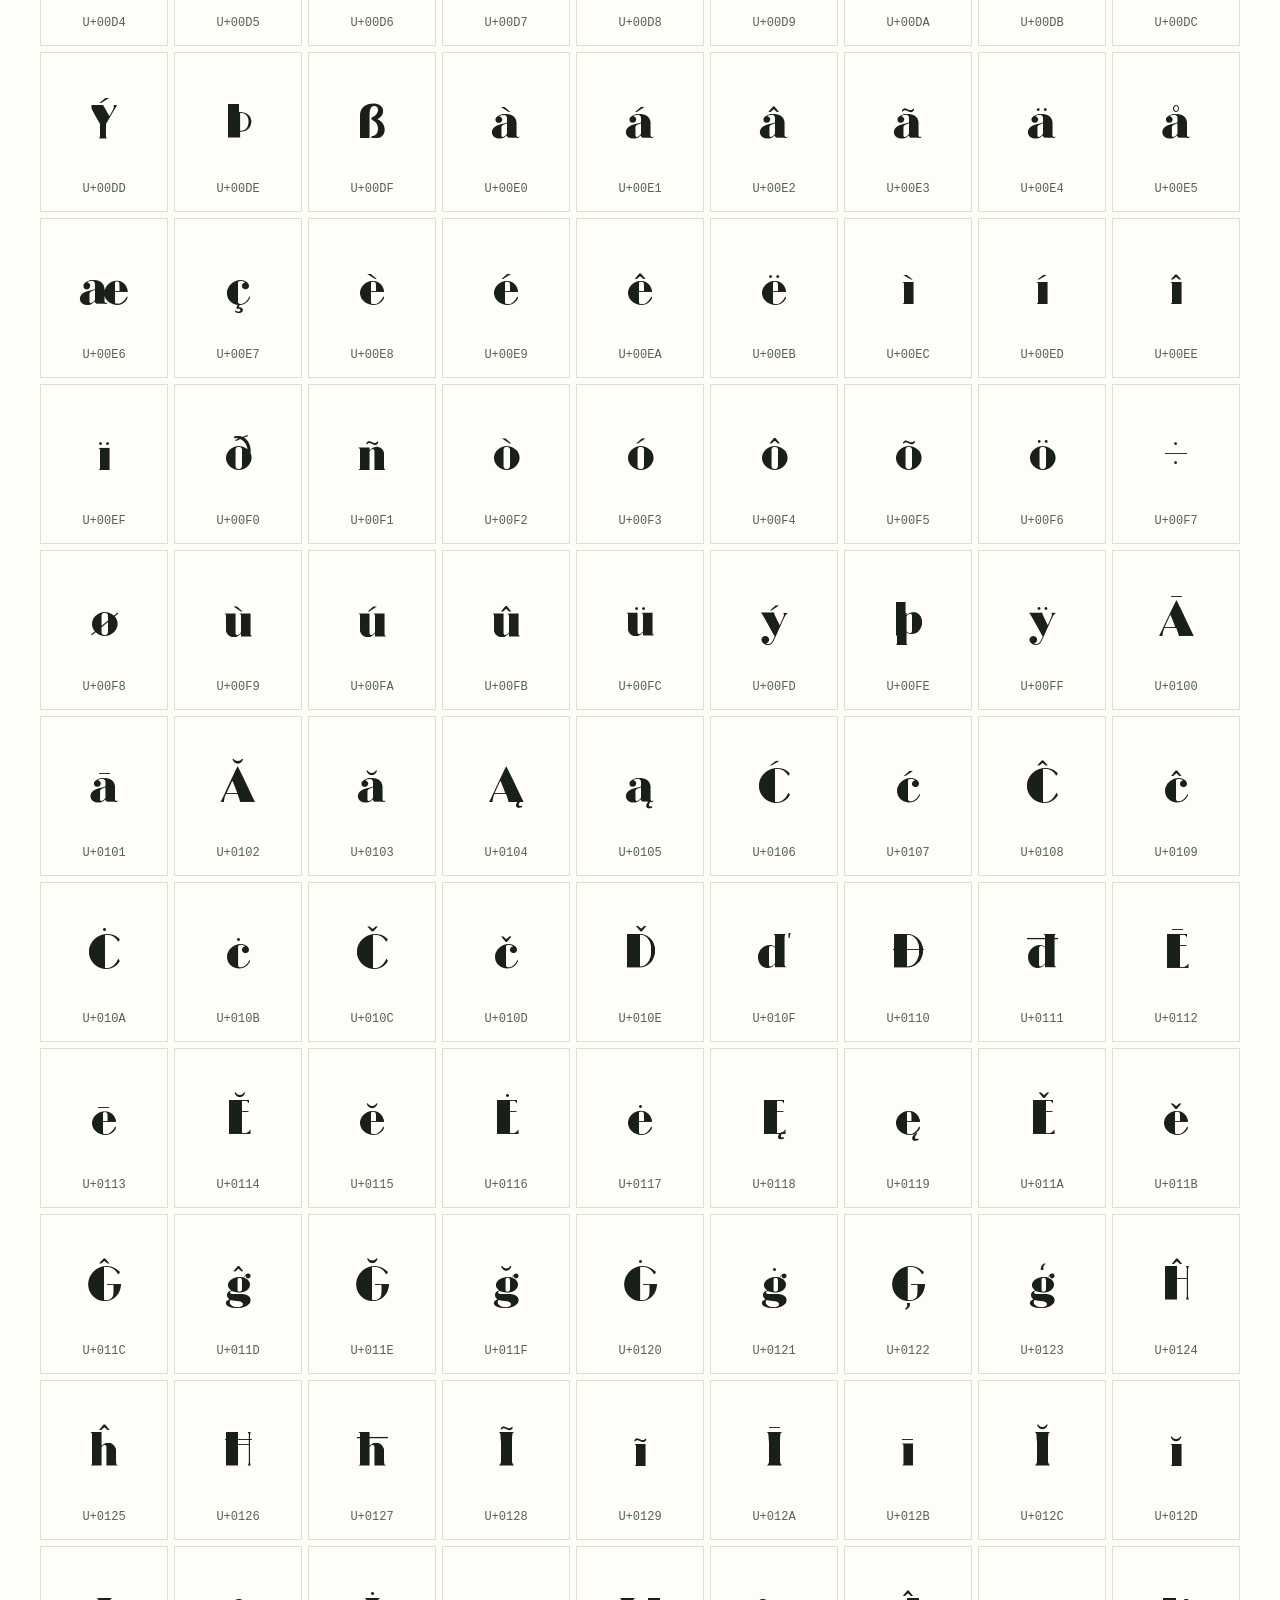
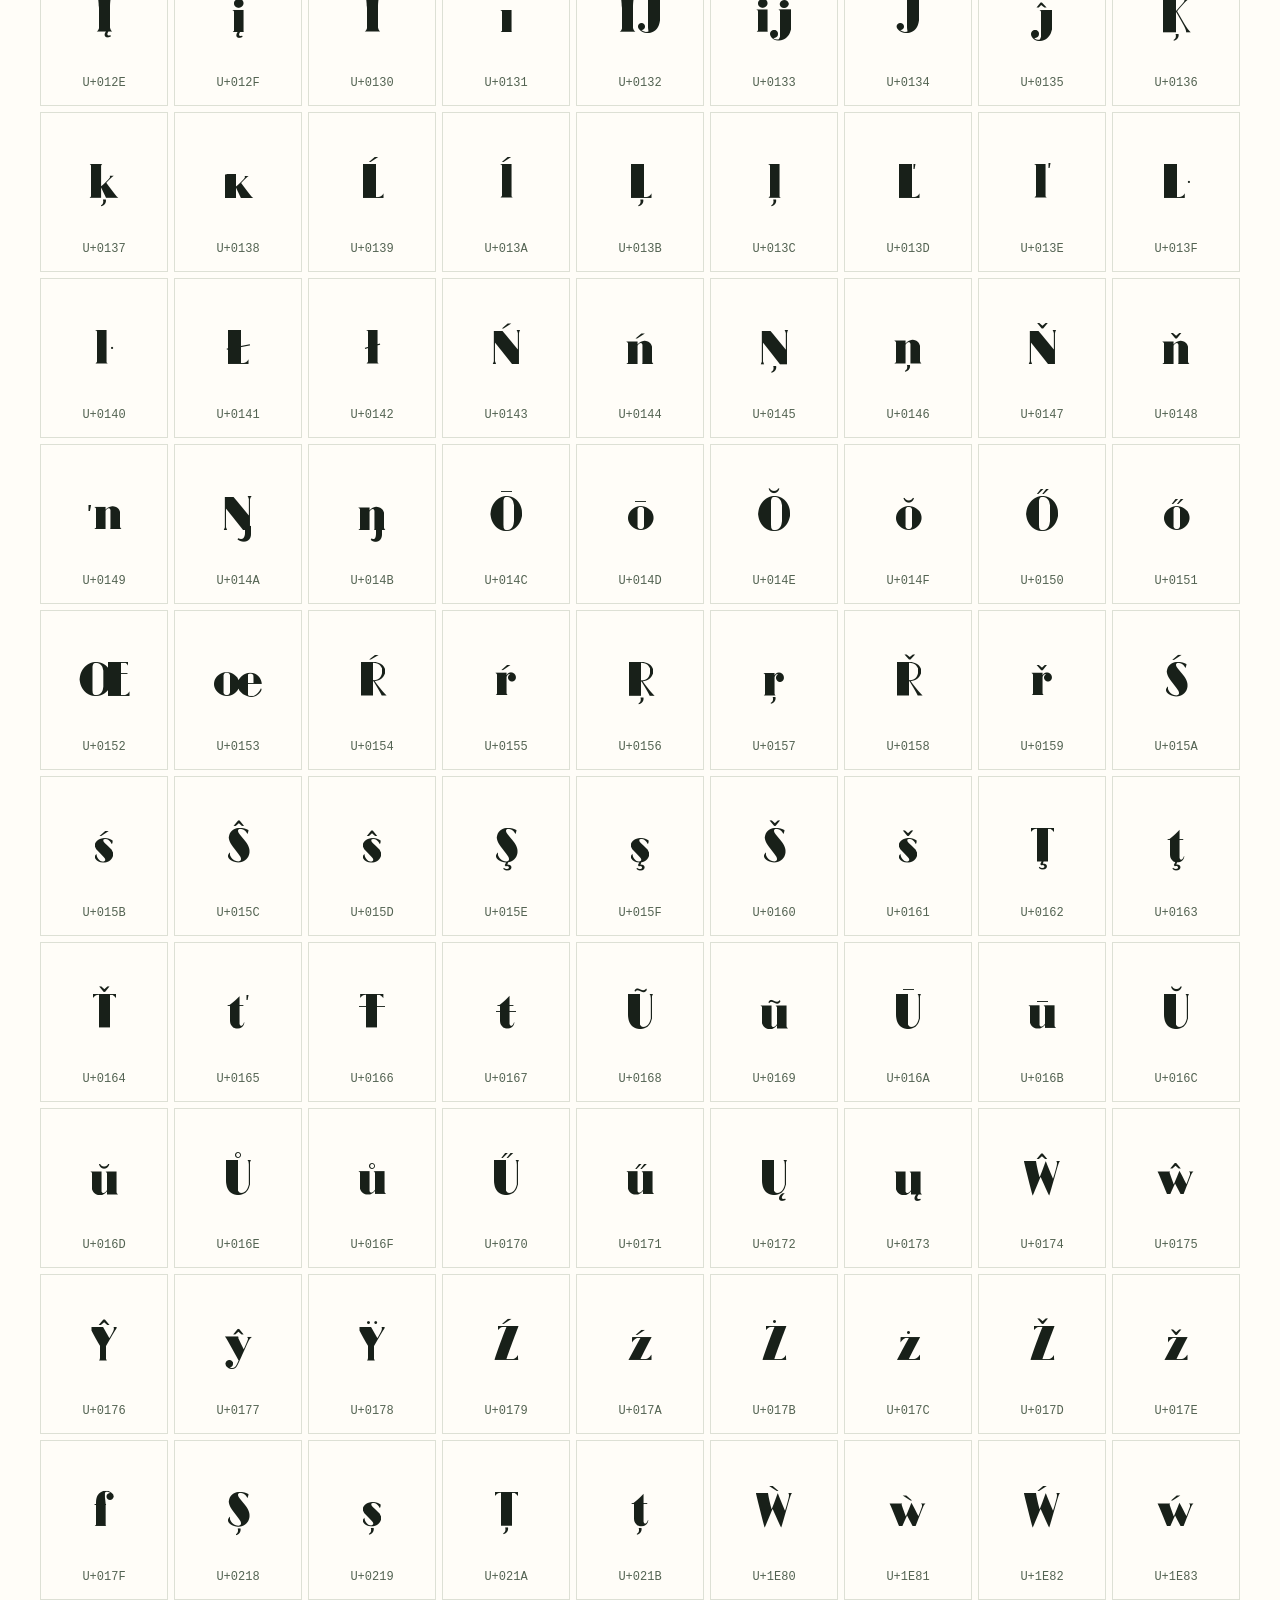
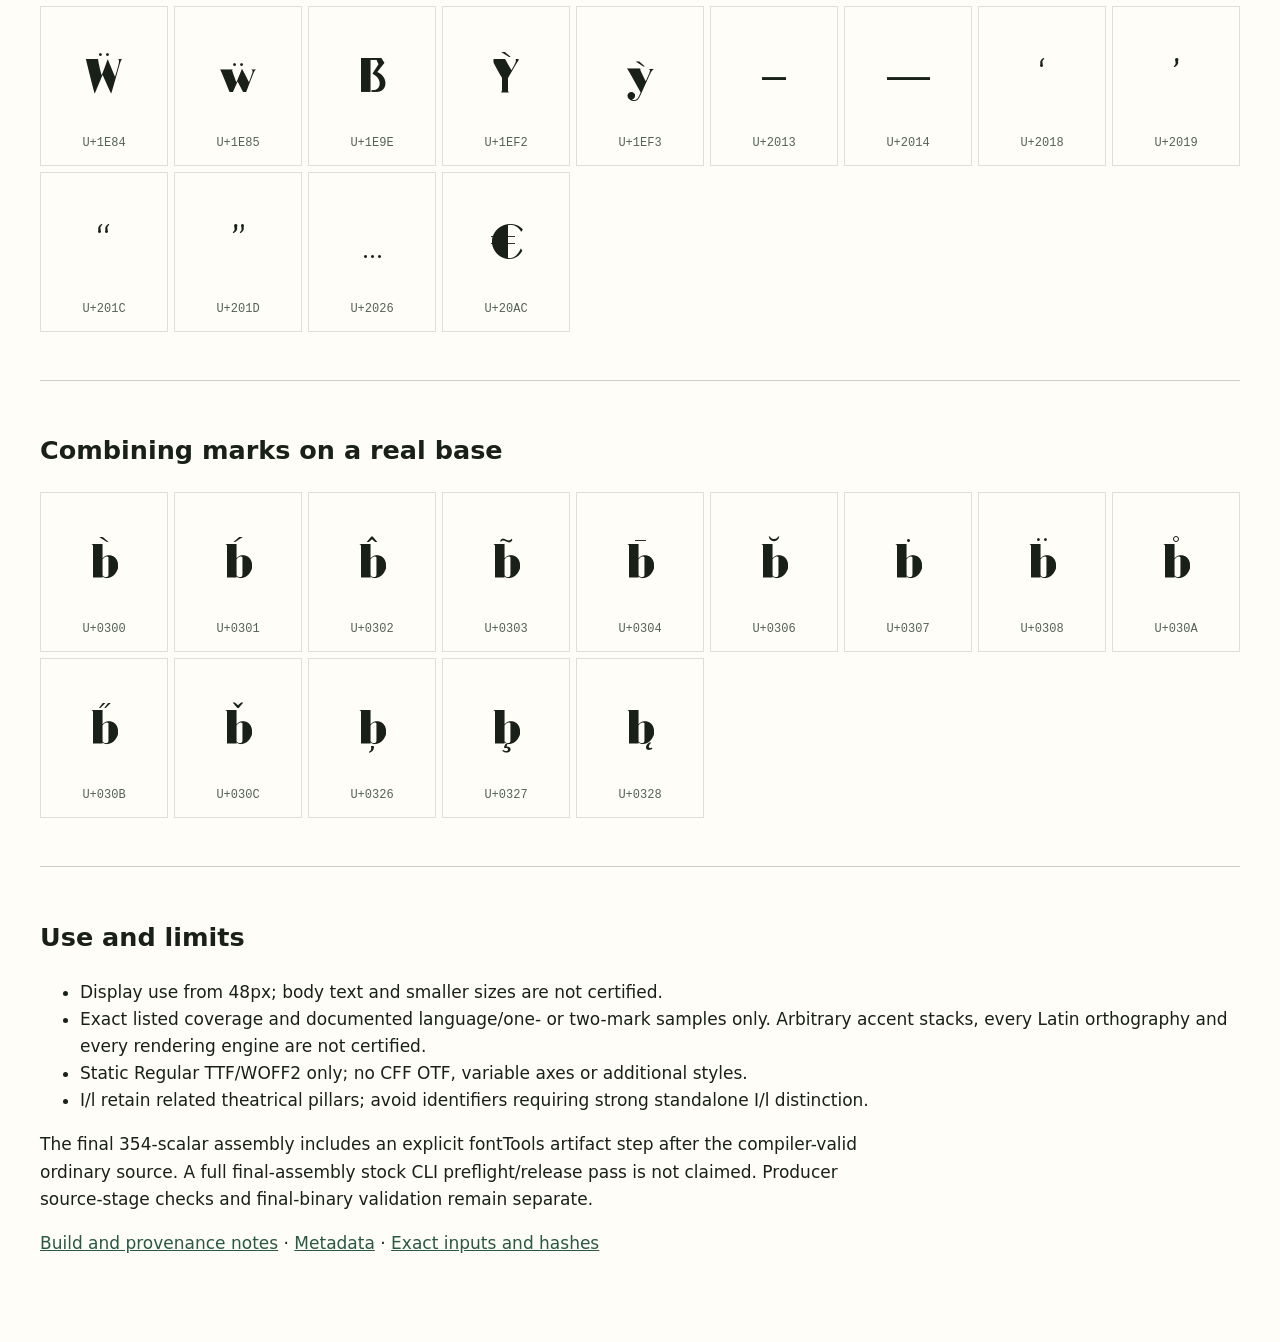
<file: examples/modernized/marqevra/specimen.html>
<!doctype html>
<html lang="en"><meta charset="utf-8"><meta name="viewport" content="width=device-width,initial-scale=1"><title>Marqevra 0.021 · Fontify sample</title><link rel="stylesheet" href="font.css"><style>
*{box-sizing:border-box}body{margin:0;background:#fffdf8;color:#182019;font:17px/1.6 system-ui,sans-serif}main{max-width:1450px;margin:auto;padding:40px}h1,h2,p{max-width:850px}h1{font-size:38px;margin-bottom:4px}a{color:#2a5840}.eyebrow,small{color:#536352}.sample{font-size:48px;overflow-wrap:anywhere}.hero{font-size:clamp(48px,8vw,100px)}.panel{border-top:1px solid #cbd0c3;padding:28px 0;margin-top:20px}.grid{display:grid;grid-template-columns:repeat(auto-fill,minmax(125px,1fr));gap:6px}.cell{border:1px solid #dde0d5;min-height:160px;text-align:center;padding:12px 8px;overflow:visible}.cell span{display:block;font-family:'Marqevra';font-size:48px;line-height:2.4}small{display:block;font:12px/1.4 monospace}.notice{border-left:3px solid #8c723a;padding:8px 20px}#status{font:14px system-ui}@media(max-width:600px){main{padding:20px}}
</style><main><a href="../index.html">← All modernized samples</a><p class="eyebrow">Broadway · selected A · v0.021</p><h1>Marqevra</h1><p>Theatrical Art Deco contrast</p><p>A high-contrast display face with broad circular forms, asymmetric dark and light strokes and curling terminals. Its true lowercase carries a theatrical voice into mixed-case editorial titles.</p><p class="sample hero">Marqevra</p><p id="status" role="status">Loading local WOFF2…</p><p class="notice">Display from 48px. Final human aesthetic approval and distribution terms are pending owner review. This sample grants no redistribution license.</p><section class="panel"><h2>Story</h2><p>Broadway inspired the Art Deco architecture. The selected OpenAI A raster from review v2 is byte-identical to A in v1; earlier vector A and the unrelated B edit are excluded. Recorded tracing, cleanup, optical spacing and authored companions retain the selected direction. Version 0.021 corrects ordinary dotted į and contextual accents. The report-r1 package corrects review metadata only, with unchanged font bytes.</p></section><section class="panel"><h2>Display specimen · 48px</h2><div class="sample" id="live">The quick brown fox jumps over the lazy dog<br>ABCDEFGHIJKLMNOPQRSTUVWXYZ<br>abcdefghijklmnopqrstuvwxyz<br>0123456789 &amp; @ # % € — “Quotes”…<br>Ľúbim ģ Çç ĵ į ẀẂẄ Ỳỳ Straße<br>i̦̋ j̦́ į́</div></section><section class="panel"><h2>Visible inventory</h2><p>354 Unicode mappings; controls SPACE, NBSP and soft hyphen are listed in <a href="coverage.csv">coverage.csv</a>. Combining marks appear separately on b, without an artificial accent stack.</p><div class="grid"><div class="cell"><span>!</span><small>U+0021</small></div><div class="cell"><span>&quot;</span><small>U+0022</small></div><div class="cell"><span>#</span><small>U+0023</small></div><div class="cell"><span>$</span><small>U+0024</small></div><div class="cell"><span>%</span><small>U+0025</small></div><div class="cell"><span>&amp;</span><small>U+0026</small></div><div class="cell"><span>&#x27;</span><small>U+0027</small></div><div class="cell"><span>(</span><small>U+0028</small></div><div class="cell"><span>)</span><small>U+0029</small></div><div class="cell"><span>*</span><small>U+002A</small></div><div class="cell"><span>+</span><small>U+002B</small></div><div class="cell"><span>,</span><small>U+002C</small></div><div class="cell"><span>-</span><small>U+002D</small></div><div class="cell"><span>.</span><small>U+002E</small></div><div class="cell"><span>/</span><small>U+002F</small></div><div class="cell"><span>0</span><small>U+0030</small></div><div class="cell"><span>1</span><small>U+0031</small></div><div class="cell"><span>2</span><small>U+0032</small></div><div class="cell"><span>3</span><small>U+0033</small></div><div class="cell"><span>4</span><small>U+0034</small></div><div class="cell"><span>5</span><small>U+0035</small></div><div class="cell"><span>6</span><small>U+0036</small></div><div class="cell"><span>7</span><small>U+0037</small></div><div class="cell"><span>8</span><small>U+0038</small></div><div class="cell"><span>9</span><small>U+0039</small></div><div class="cell"><span>:</span><small>U+003A</small></div><div class="cell"><span>;</span><small>U+003B</small></div><div class="cell"><span>&lt;</span><small>U+003C</small></div><div class="cell"><span>=</span><small>U+003D</small></div><div class="cell"><span>&gt;</span><small>U+003E</small></div><div class="cell"><span>?</span><small>U+003F</small></div><div class="cell"><span>@</span><small>U+0040</small></div><div class="cell"><span>A</span><small>U+0041</small></div><div class="cell"><span>B</span><small>U+0042</small></div><div class="cell"><span>C</span><small>U+0043</small></div><div class="cell"><span>D</span><small>U+0044</small></div><div class="cell"><span>E</span><small>U+0045</small></div><div class="cell"><span>F</span><small>U+0046</small></div><div class="cell"><span>G</span><small>U+0047</small></div><div class="cell"><span>H</span><small>U+0048</small></div><div class="cell"><span>I</span><small>U+0049</small></div><div class="cell"><span>J</span><small>U+004A</small></div><div class="cell"><span>K</span><small>U+004B</small></div><div class="cell"><span>L</span><small>U+004C</small></div><div class="cell"><span>M</span><small>U+004D</small></div><div class="cell"><span>N</span><small>U+004E</small></div><div class="cell"><span>O</span><small>U+004F</small></div><div class="cell"><span>P</span><small>U+0050</small></div><div class="cell"><span>Q</span><small>U+0051</small></div><div class="cell"><span>R</span><small>U+0052</small></div><div class="cell"><span>S</span><small>U+0053</small></div><div class="cell"><span>T</span><small>U+0054</small></div><div class="cell"><span>U</span><small>U+0055</small></div><div class="cell"><span>V</span><small>U+0056</small></div><div class="cell"><span>W</span><small>U+0057</small></div><div class="cell"><span>X</span><small>U+0058</small></div><div class="cell"><span>Y</span><small>U+0059</small></div><div class="cell"><span>Z</span><small>U+005A</small></div><div class="cell"><span>[</span><small>U+005B</small></div><div class="cell"><span>\</span><small>U+005C</small></div><div class="cell"><span>]</span><small>U+005D</small></div><div class="cell"><span>^</span><small>U+005E</small></div><div class="cell"><span>_</span><small>U+005F</small></div><div class="cell"><span>`</span><small>U+0060</small></div><div class="cell"><span>a</span><small>U+0061</small></div><div class="cell"><span>b</span><small>U+0062</small></div><div class="cell"><span>c</span><small>U+0063</small></div><div class="cell"><span>d</span><small>U+0064</small></div><div class="cell"><span>e</span><small>U+0065</small></div><div class="cell"><span>f</span><small>U+0066</small></div><div class="cell"><span>g</span><small>U+0067</small></div><div class="cell"><span>h</span><small>U+0068</small></div><div class="cell"><span>i</span><small>U+0069</small></div><div class="cell"><span>j</span><small>U+006A</small></div><div class="cell"><span>k</span><small>U+006B</small></div><div class="cell"><span>l</span><small>U+006C</small></div><div class="cell"><span>m</span><small>U+006D</small></div><div class="cell"><span>n</span><small>U+006E</small></div><div class="cell"><span>o</span><small>U+006F</small></div><div class="cell"><span>p</span><small>U+0070</small></div><div class="cell"><span>q</span><small>U+0071</small></div><div class="cell"><span>r</span><small>U+0072</small></div><div class="cell"><span>s</span><small>U+0073</small></div><div class="cell"><span>t</span><small>U+0074</small></div><div class="cell"><span>u</span><small>U+0075</small></div><div class="cell"><span>v</span><small>U+0076</small></div><div class="cell"><span>w</span><small>U+0077</small></div><div class="cell"><span>x</span><small>U+0078</small></div><div class="cell"><span>y</span><small>U+0079</small></div><div class="cell"><span>z</span><small>U+007A</small></div><div class="cell"><span>{</span><small>U+007B</small></div><div class="cell"><span>|</span><small>U+007C</small></div><div class="cell"><span>}</span><small>U+007D</small></div><div class="cell"><span>~</span><small>U+007E</small></div><div class="cell"><span>¡</span><small>U+00A1</small></div><div class="cell"><span>¢</span><small>U+00A2</small></div><div class="cell"><span>£</span><small>U+00A3</small></div><div class="cell"><span>¤</span><small>U+00A4</small></div><div class="cell"><span>¥</span><small>U+00A5</small></div><div class="cell"><span>¦</span><small>U+00A6</small></div><div class="cell"><span>§</span><small>U+00A7</small></div><div class="cell"><span>¨</span><small>U+00A8</small></div><div class="cell"><span>©</span><small>U+00A9</small></div><div class="cell"><span>ª</span><small>U+00AA</small></div><div class="cell"><span>«</span><small>U+00AB</small></div><div class="cell"><span>¬</span><small>U+00AC</small></div><div class="cell"><span>®</span><small>U+00AE</small></div><div class="cell"><span>¯</span><small>U+00AF</small></div><div class="cell"><span>°</span><small>U+00B0</small></div><div class="cell"><span>±</span><small>U+00B1</small></div><div class="cell"><span>²</span><small>U+00B2</small></div><div class="cell"><span>³</span><small>U+00B3</small></div><div class="cell"><span>´</span><small>U+00B4</small></div><div class="cell"><span>µ</span><small>U+00B5</small></div><div class="cell"><span>¶</span><small>U+00B6</small></div><div class="cell"><span>·</span><small>U+00B7</small></div><div class="cell"><span>¸</span><small>U+00B8</small></div><div class="cell"><span>¹</span><small>U+00B9</small></div><div class="cell"><span>º</span><small>U+00BA</small></div><div class="cell"><span>»</span><small>U+00BB</small></div><div class="cell"><span>¼</span><small>U+00BC</small></div><div class="cell"><span>½</span><small>U+00BD</small></div><div class="cell"><span>¾</span><small>U+00BE</small></div><div class="cell"><span>¿</span><small>U+00BF</small></div><div class="cell"><span>À</span><small>U+00C0</small></div><div class="cell"><span>Á</span><small>U+00C1</small></div><div class="cell"><span>Â</span><small>U+00C2</small></div><div class="cell"><span>Ã</span><small>U+00C3</small></div><div class="cell"><span>Ä</span><small>U+00C4</small></div><div class="cell"><span>Å</span><small>U+00C5</small></div><div class="cell"><span>Æ</span><small>U+00C6</small></div><div class="cell"><span>Ç</span><small>U+00C7</small></div><div class="cell"><span>È</span><small>U+00C8</small></div><div class="cell"><span>É</span><small>U+00C9</small></div><div class="cell"><span>Ê</span><small>U+00CA</small></div><div class="cell"><span>Ë</span><small>U+00CB</small></div><div class="cell"><span>Ì</span><small>U+00CC</small></div><div class="cell"><span>Í</span><small>U+00CD</small></div><div class="cell"><span>Î</span><small>U+00CE</small></div><div class="cell"><span>Ï</span><small>U+00CF</small></div><div class="cell"><span>Ð</span><small>U+00D0</small></div><div class="cell"><span>Ñ</span><small>U+00D1</small></div><div class="cell"><span>Ò</span><small>U+00D2</small></div><div class="cell"><span>Ó</span><small>U+00D3</small></div><div class="cell"><span>Ô</span><small>U+00D4</small></div><div class="cell"><span>Õ</span><small>U+00D5</small></div><div class="cell"><span>Ö</span><small>U+00D6</small></div><div class="cell"><span>×</span><small>U+00D7</small></div><div class="cell"><span>Ø</span><small>U+00D8</small></div><div class="cell"><span>Ù</span><small>U+00D9</small></div><div class="cell"><span>Ú</span><small>U+00DA</small></div><div class="cell"><span>Û</span><small>U+00DB</small></div><div class="cell"><span>Ü</span><small>U+00DC</small></div><div class="cell"><span>Ý</span><small>U+00DD</small></div><div class="cell"><span>Þ</span><small>U+00DE</small></div><div class="cell"><span>ß</span><small>U+00DF</small></div><div class="cell"><span>à</span><small>U+00E0</small></div><div class="cell"><span>á</span><small>U+00E1</small></div><div class="cell"><span>â</span><small>U+00E2</small></div><div class="cell"><span>ã</span><small>U+00E3</small></div><div class="cell"><span>ä</span><small>U+00E4</small></div><div class="cell"><span>å</span><small>U+00E5</small></div><div class="cell"><span>æ</span><small>U+00E6</small></div><div class="cell"><span>ç</span><small>U+00E7</small></div><div class="cell"><span>è</span><small>U+00E8</small></div><div class="cell"><span>é</span><small>U+00E9</small></div><div class="cell"><span>ê</span><small>U+00EA</small></div><div class="cell"><span>ë</span><small>U+00EB</small></div><div class="cell"><span>ì</span><small>U+00EC</small></div><div class="cell"><span>í</span><small>U+00ED</small></div><div class="cell"><span>î</span><small>U+00EE</small></div><div class="cell"><span>ï</span><small>U+00EF</small></div><div class="cell"><span>ð</span><small>U+00F0</small></div><div class="cell"><span>ñ</span><small>U+00F1</small></div><div class="cell"><span>ò</span><small>U+00F2</small></div><div class="cell"><span>ó</span><small>U+00F3</small></div><div class="cell"><span>ô</span><small>U+00F4</small></div><div class="cell"><span>õ</span><small>U+00F5</small></div><div class="cell"><span>ö</span><small>U+00F6</small></div><div class="cell"><span>÷</span><small>U+00F7</small></div><div class="cell"><span>ø</span><small>U+00F8</small></div><div class="cell"><span>ù</span><small>U+00F9</small></div><div class="cell"><span>ú</span><small>U+00FA</small></div><div class="cell"><span>û</span><small>U+00FB</small></div><div class="cell"><span>ü</span><small>U+00FC</small></div><div class="cell"><span>ý</span><small>U+00FD</small></div><div class="cell"><span>þ</span><small>U+00FE</small></div><div class="cell"><span>ÿ</span><small>U+00FF</small></div><div class="cell"><span>Ā</span><small>U+0100</small></div><div class="cell"><span>ā</span><small>U+0101</small></div><div class="cell"><span>Ă</span><small>U+0102</small></div><div class="cell"><span>ă</span><small>U+0103</small></div><div class="cell"><span>Ą</span><small>U+0104</small></div><div class="cell"><span>ą</span><small>U+0105</small></div><div class="cell"><span>Ć</span><small>U+0106</small></div><div class="cell"><span>ć</span><small>U+0107</small></div><div class="cell"><span>Ĉ</span><small>U+0108</small></div><div class="cell"><span>ĉ</span><small>U+0109</small></div><div class="cell"><span>Ċ</span><small>U+010A</small></div><div class="cell"><span>ċ</span><small>U+010B</small></div><div class="cell"><span>Č</span><small>U+010C</small></div><div class="cell"><span>č</span><small>U+010D</small></div><div class="cell"><span>Ď</span><small>U+010E</small></div><div class="cell"><span>ď</span><small>U+010F</small></div><div class="cell"><span>Đ</span><small>U+0110</small></div><div class="cell"><span>đ</span><small>U+0111</small></div><div class="cell"><span>Ē</span><small>U+0112</small></div><div class="cell"><span>ē</span><small>U+0113</small></div><div class="cell"><span>Ĕ</span><small>U+0114</small></div><div class="cell"><span>ĕ</span><small>U+0115</small></div><div class="cell"><span>Ė</span><small>U+0116</small></div><div class="cell"><span>ė</span><small>U+0117</small></div><div class="cell"><span>Ę</span><small>U+0118</small></div><div class="cell"><span>ę</span><small>U+0119</small></div><div class="cell"><span>Ě</span><small>U+011A</small></div><div class="cell"><span>ě</span><small>U+011B</small></div><div class="cell"><span>Ĝ</span><small>U+011C</small></div><div class="cell"><span>ĝ</span><small>U+011D</small></div><div class="cell"><span>Ğ</span><small>U+011E</small></div><div class="cell"><span>ğ</span><small>U+011F</small></div><div class="cell"><span>Ġ</span><small>U+0120</small></div><div class="cell"><span>ġ</span><small>U+0121</small></div><div class="cell"><span>Ģ</span><small>U+0122</small></div><div class="cell"><span>ģ</span><small>U+0123</small></div><div class="cell"><span>Ĥ</span><small>U+0124</small></div><div class="cell"><span>ĥ</span><small>U+0125</small></div><div class="cell"><span>Ħ</span><small>U+0126</small></div><div class="cell"><span>ħ</span><small>U+0127</small></div><div class="cell"><span>Ĩ</span><small>U+0128</small></div><div class="cell"><span>ĩ</span><small>U+0129</small></div><div class="cell"><span>Ī</span><small>U+012A</small></div><div class="cell"><span>ī</span><small>U+012B</small></div><div class="cell"><span>Ĭ</span><small>U+012C</small></div><div class="cell"><span>ĭ</span><small>U+012D</small></div><div class="cell"><span>Į</span><small>U+012E</small></div><div class="cell"><span>į</span><small>U+012F</small></div><div class="cell"><span>İ</span><small>U+0130</small></div><div class="cell"><span>ı</span><small>U+0131</small></div><div class="cell"><span>Ĳ</span><small>U+0132</small></div><div class="cell"><span>ĳ</span><small>U+0133</small></div><div class="cell"><span>Ĵ</span><small>U+0134</small></div><div class="cell"><span>ĵ</span><small>U+0135</small></div><div class="cell"><span>Ķ</span><small>U+0136</small></div><div class="cell"><span>ķ</span><small>U+0137</small></div><div class="cell"><span>ĸ</span><small>U+0138</small></div><div class="cell"><span>Ĺ</span><small>U+0139</small></div><div class="cell"><span>ĺ</span><small>U+013A</small></div><div class="cell"><span>Ļ</span><small>U+013B</small></div><div class="cell"><span>ļ</span><small>U+013C</small></div><div class="cell"><span>Ľ</span><small>U+013D</small></div><div class="cell"><span>ľ</span><small>U+013E</small></div><div class="cell"><span>Ŀ</span><small>U+013F</small></div><div class="cell"><span>ŀ</span><small>U+0140</small></div><div class="cell"><span>Ł</span><small>U+0141</small></div><div class="cell"><span>ł</span><small>U+0142</small></div><div class="cell"><span>Ń</span><small>U+0143</small></div><div class="cell"><span>ń</span><small>U+0144</small></div><div class="cell"><span>Ņ</span><small>U+0145</small></div><div class="cell"><span>ņ</span><small>U+0146</small></div><div class="cell"><span>Ň</span><small>U+0147</small></div><div class="cell"><span>ň</span><small>U+0148</small></div><div class="cell"><span>ŉ</span><small>U+0149</small></div><div class="cell"><span>Ŋ</span><small>U+014A</small></div><div class="cell"><span>ŋ</span><small>U+014B</small></div><div class="cell"><span>Ō</span><small>U+014C</small></div><div class="cell"><span>ō</span><small>U+014D</small></div><div class="cell"><span>Ŏ</span><small>U+014E</small></div><div class="cell"><span>ŏ</span><small>U+014F</small></div><div class="cell"><span>Ő</span><small>U+0150</small></div><div class="cell"><span>ő</span><small>U+0151</small></div><div class="cell"><span>Œ</span><small>U+0152</small></div><div class="cell"><span>œ</span><small>U+0153</small></div><div class="cell"><span>Ŕ</span><small>U+0154</small></div><div class="cell"><span>ŕ</span><small>U+0155</small></div><div class="cell"><span>Ŗ</span><small>U+0156</small></div><div class="cell"><span>ŗ</span><small>U+0157</small></div><div class="cell"><span>Ř</span><small>U+0158</small></div><div class="cell"><span>ř</span><small>U+0159</small></div><div class="cell"><span>Ś</span><small>U+015A</small></div><div class="cell"><span>ś</span><small>U+015B</small></div><div class="cell"><span>Ŝ</span><small>U+015C</small></div><div class="cell"><span>ŝ</span><small>U+015D</small></div><div class="cell"><span>Ş</span><small>U+015E</small></div><div class="cell"><span>ş</span><small>U+015F</small></div><div class="cell"><span>Š</span><small>U+0160</small></div><div class="cell"><span>š</span><small>U+0161</small></div><div class="cell"><span>Ţ</span><small>U+0162</small></div><div class="cell"><span>ţ</span><small>U+0163</small></div><div class="cell"><span>Ť</span><small>U+0164</small></div><div class="cell"><span>ť</span><small>U+0165</small></div><div class="cell"><span>Ŧ</span><small>U+0166</small></div><div class="cell"><span>ŧ</span><small>U+0167</small></div><div class="cell"><span>Ũ</span><small>U+0168</small></div><div class="cell"><span>ũ</span><small>U+0169</small></div><div class="cell"><span>Ū</span><small>U+016A</small></div><div class="cell"><span>ū</span><small>U+016B</small></div><div class="cell"><span>Ŭ</span><small>U+016C</small></div><div class="cell"><span>ŭ</span><small>U+016D</small></div><div class="cell"><span>Ů</span><small>U+016E</small></div><div class="cell"><span>ů</span><small>U+016F</small></div><div class="cell"><span>Ű</span><small>U+0170</small></div><div class="cell"><span>ű</span><small>U+0171</small></div><div class="cell"><span>Ų</span><small>U+0172</small></div><div class="cell"><span>ų</span><small>U+0173</small></div><div class="cell"><span>Ŵ</span><small>U+0174</small></div><div class="cell"><span>ŵ</span><small>U+0175</small></div><div class="cell"><span>Ŷ</span><small>U+0176</small></div><div class="cell"><span>ŷ</span><small>U+0177</small></div><div class="cell"><span>Ÿ</span><small>U+0178</small></div><div class="cell"><span>Ź</span><small>U+0179</small></div><div class="cell"><span>ź</span><small>U+017A</small></div><div class="cell"><span>Ż</span><small>U+017B</small></div><div class="cell"><span>ż</span><small>U+017C</small></div><div class="cell"><span>Ž</span><small>U+017D</small></div><div class="cell"><span>ž</span><small>U+017E</small></div><div class="cell"><span>ſ</span><small>U+017F</small></div><div class="cell"><span>Ș</span><small>U+0218</small></div><div class="cell"><span>ș</span><small>U+0219</small></div><div class="cell"><span>Ț</span><small>U+021A</small></div><div class="cell"><span>ț</span><small>U+021B</small></div><div class="cell"><span>Ẁ</span><small>U+1E80</small></div><div class="cell"><span>ẁ</span><small>U+1E81</small></div><div class="cell"><span>Ẃ</span><small>U+1E82</small></div><div class="cell"><span>ẃ</span><small>U+1E83</small></div><div class="cell"><span>Ẅ</span><small>U+1E84</small></div><div class="cell"><span>ẅ</span><small>U+1E85</small></div><div class="cell"><span>ẞ</span><small>U+1E9E</small></div><div class="cell"><span>Ỳ</span><small>U+1EF2</small></div><div class="cell"><span>ỳ</span><small>U+1EF3</small></div><div class="cell"><span>–</span><small>U+2013</small></div><div class="cell"><span>—</span><small>U+2014</small></div><div class="cell"><span>‘</span><small>U+2018</small></div><div class="cell"><span>’</span><small>U+2019</small></div><div class="cell"><span>“</span><small>U+201C</small></div><div class="cell"><span>”</span><small>U+201D</small></div><div class="cell"><span>…</span><small>U+2026</small></div><div class="cell"><span>€</span><small>U+20AC</small></div></div></section><section class="panel"><h2>Combining marks on a real base</h2><div class="grid"><div class="cell"><span>b̀</span><small>U+0300</small></div><div class="cell"><span>b́</span><small>U+0301</small></div><div class="cell"><span>b̂</span><small>U+0302</small></div><div class="cell"><span>b̃</span><small>U+0303</small></div><div class="cell"><span>b̄</span><small>U+0304</small></div><div class="cell"><span>b̆</span><small>U+0306</small></div><div class="cell"><span>ḃ</span><small>U+0307</small></div><div class="cell"><span>b̈</span><small>U+0308</small></div><div class="cell"><span>b̊</span><small>U+030A</small></div><div class="cell"><span>b̋</span><small>U+030B</small></div><div class="cell"><span>b̌</span><small>U+030C</small></div><div class="cell"><span>b̦</span><small>U+0326</small></div><div class="cell"><span>b̧</span><small>U+0327</small></div><div class="cell"><span>b̨</span><small>U+0328</small></div></div></section><section class="panel"><h2>Use and limits</h2><ul><li>Display use from 48px; body text and smaller sizes are not certified.</li><li>Exact listed coverage and documented language/one- or two-mark samples only. Arbitrary accent stacks, every Latin orthography and every rendering engine are not certified.</li><li>Static Regular TTF/WOFF2 only; no CFF OTF, variable axes or additional styles.</li><li>I/l retain related theatrical pillars; avoid identifiers requiring strong standalone I/l distinction.</li></ul><p>The final 354-scalar assembly includes an explicit fontTools artifact step after the compiler-valid ordinary source. A full final-assembly stock CLI preflight/release pass is not claimed. Producer source-stage checks and final-binary validation remain separate.</p><p><a href="README.md">Build and provenance notes</a> · <a href="metadata.json">Metadata</a> · <a href="provenance.json">Exact inputs and hashes</a></p></section></main><script>
document.fonts.load('48px "Marqevra"').then(f=>{document.getElementById('status').textContent=f.length?'Loaded Marqevra v0.021 from the supplied local WOFF2.':'Font failed to load.';if(!f.length)document.body.dataset.fontError='true';}).catch(()=>{document.getElementById('status').textContent='Font failed to load.';document.body.dataset.fontError='true';});
</script></html>
</file>
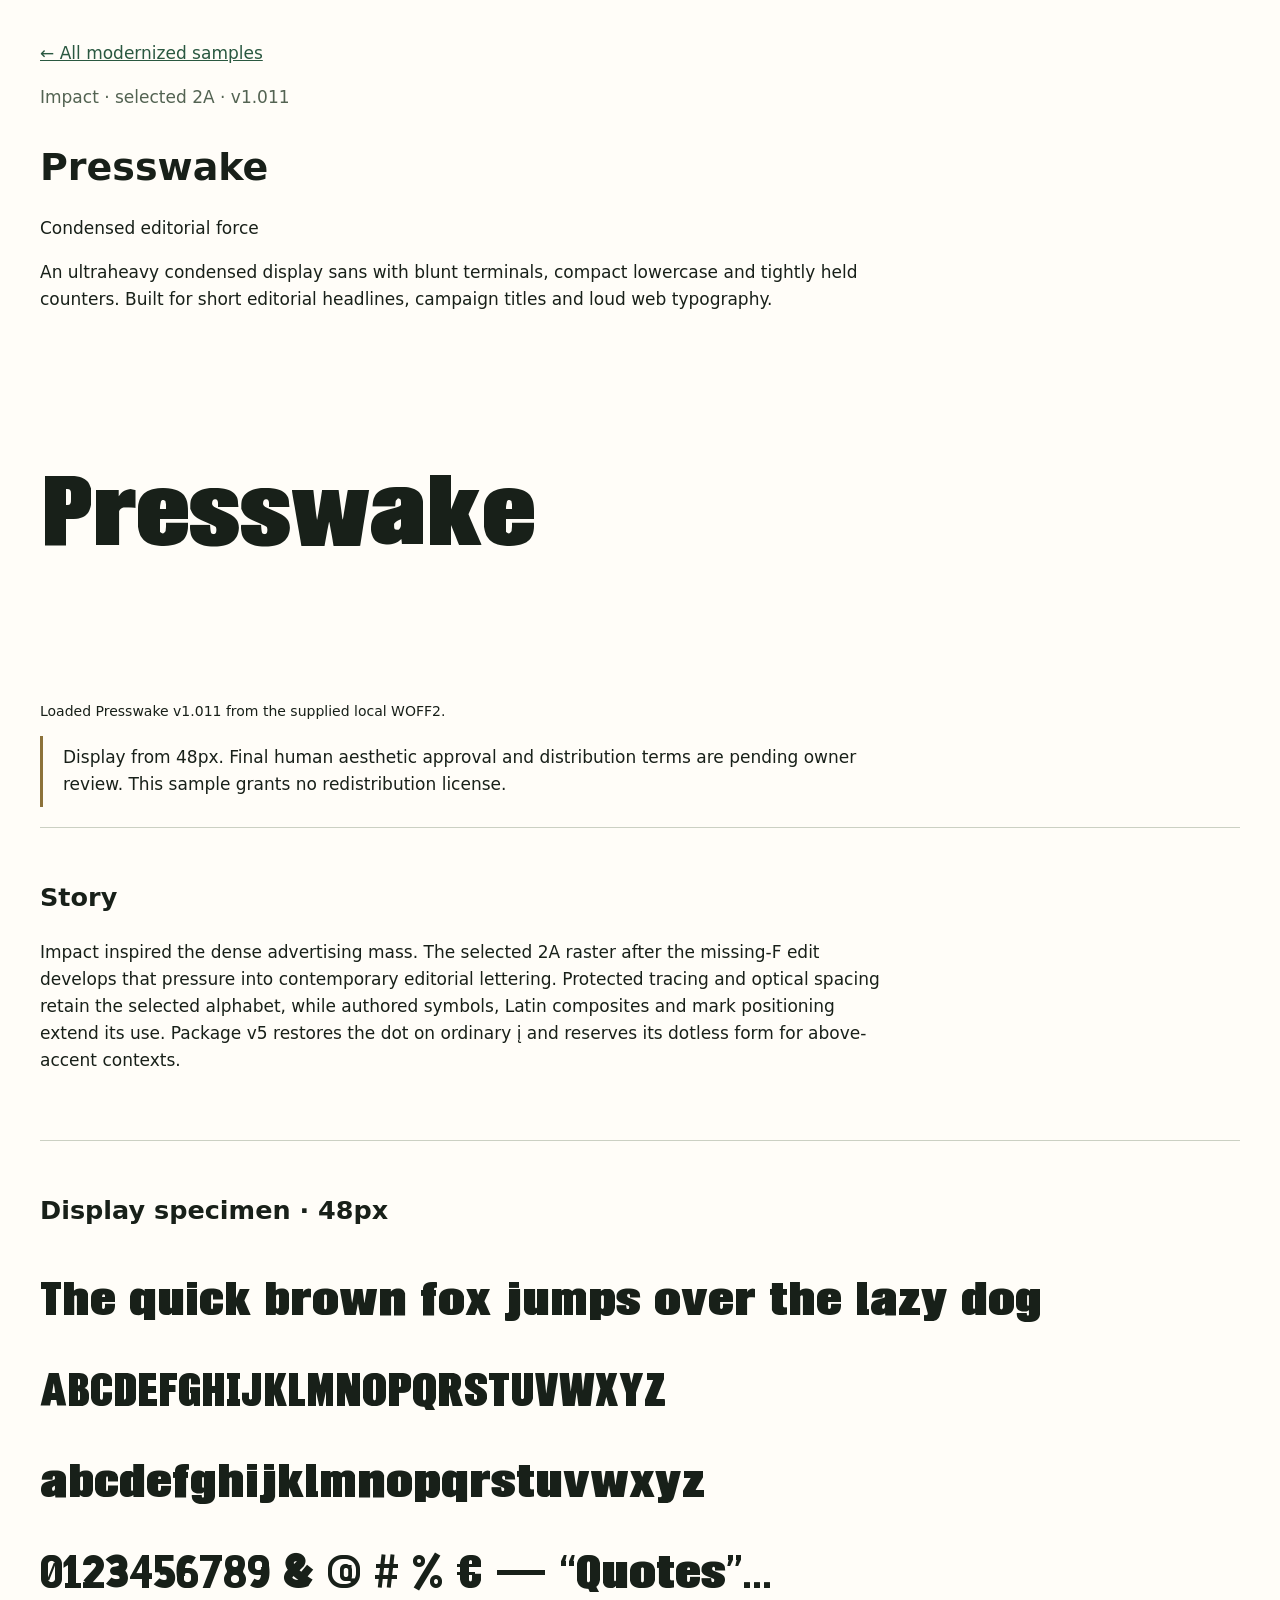
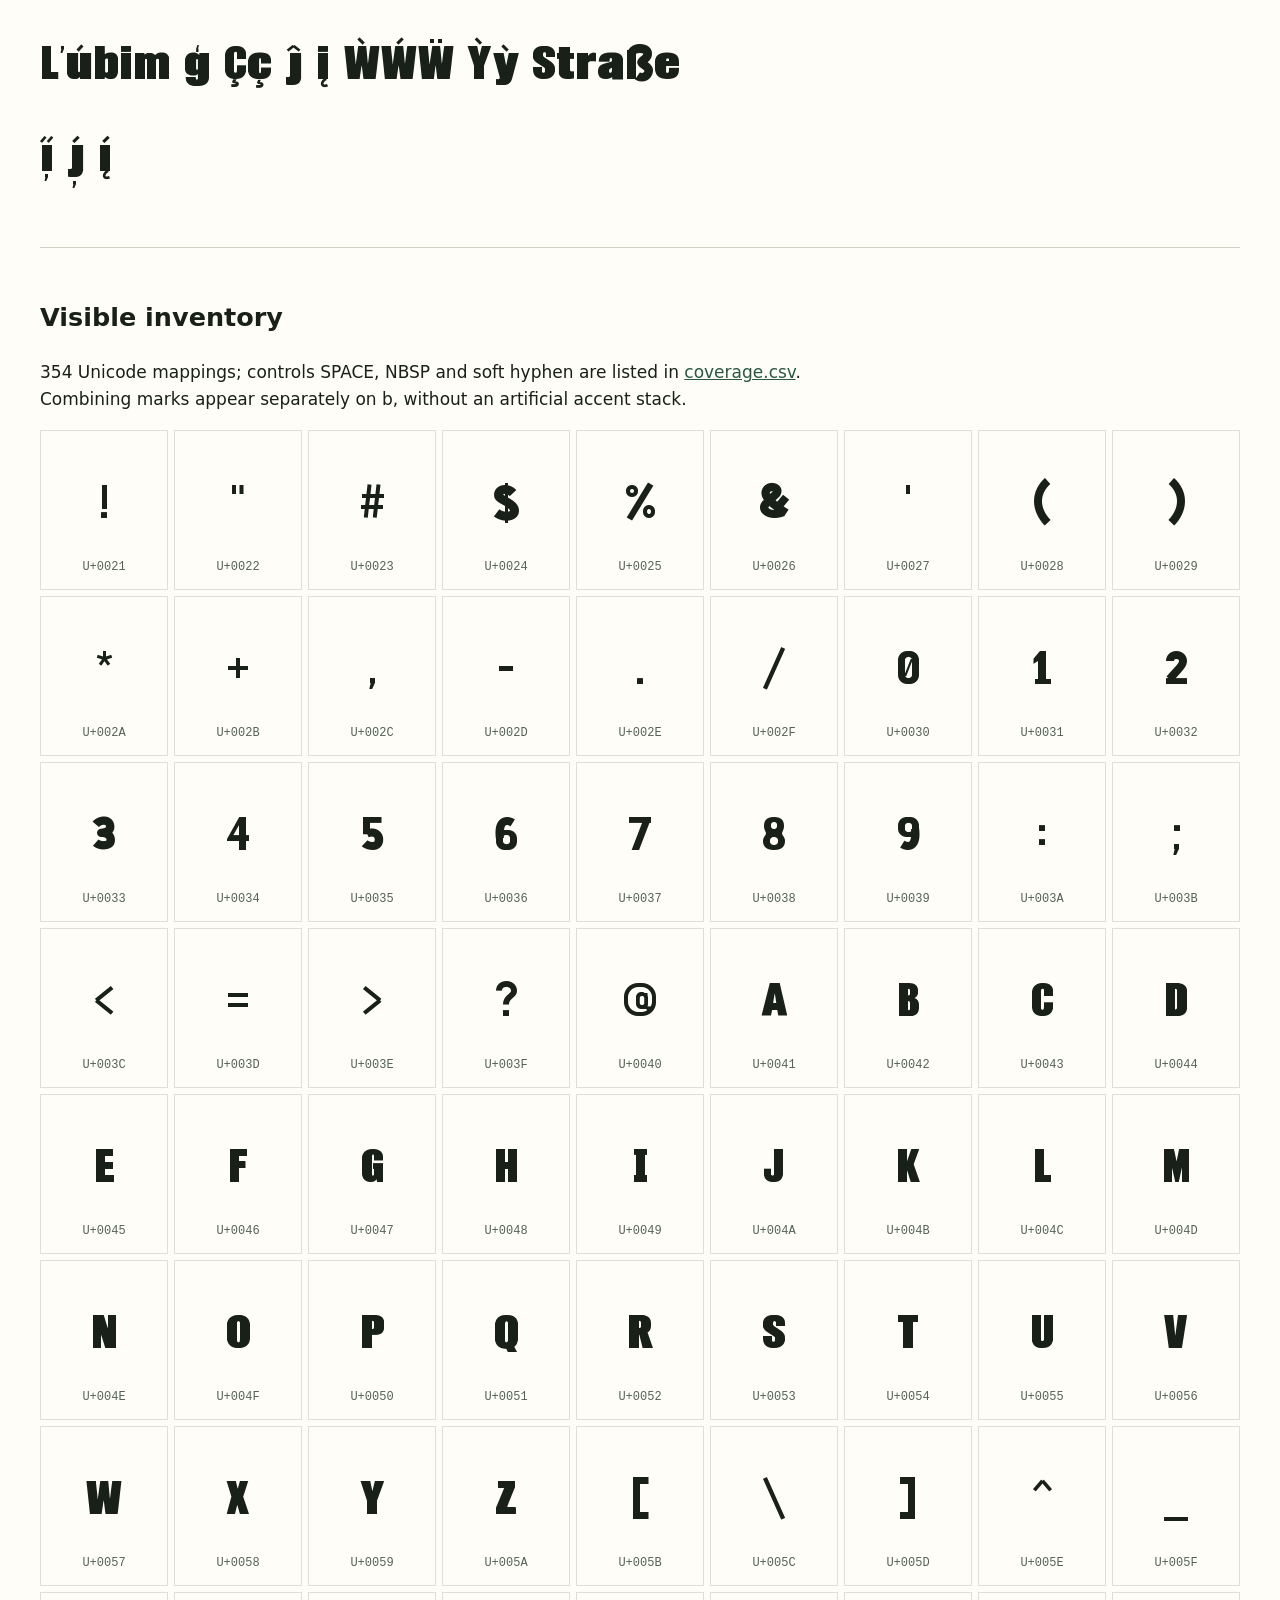
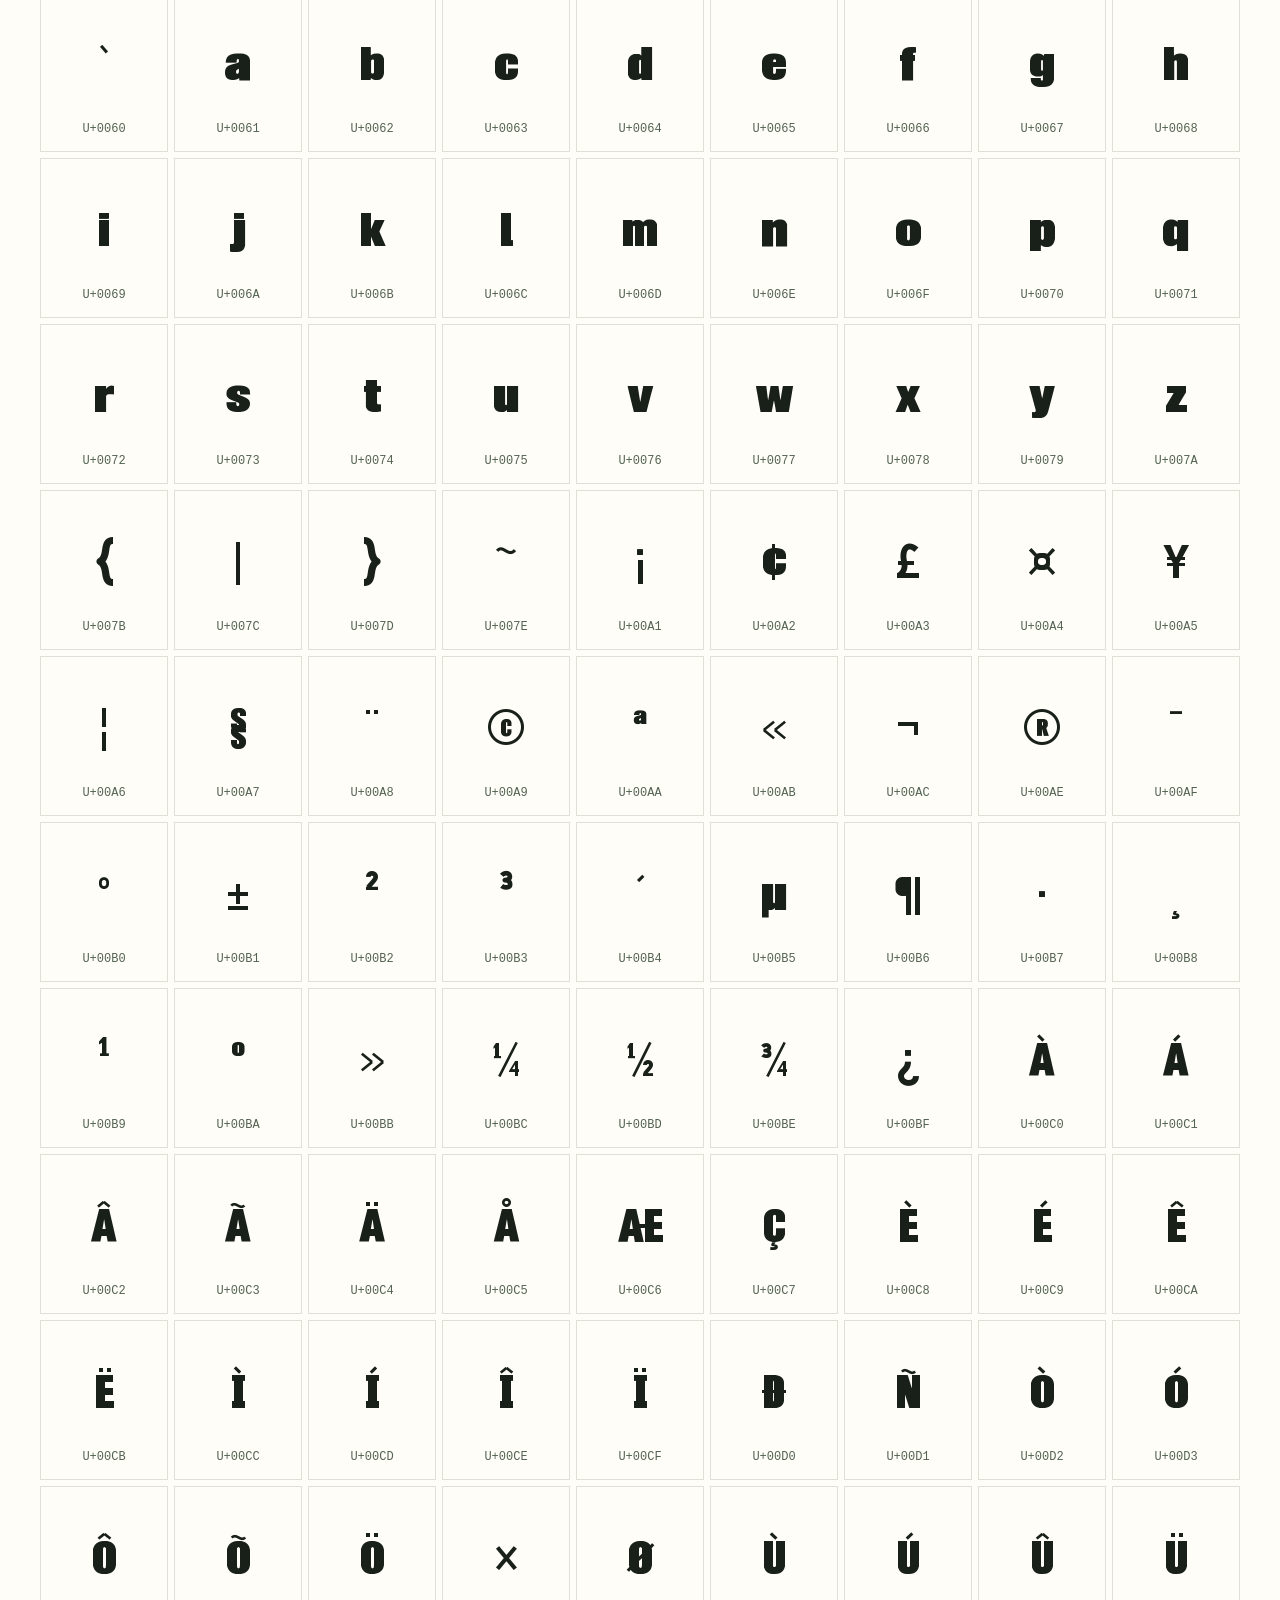
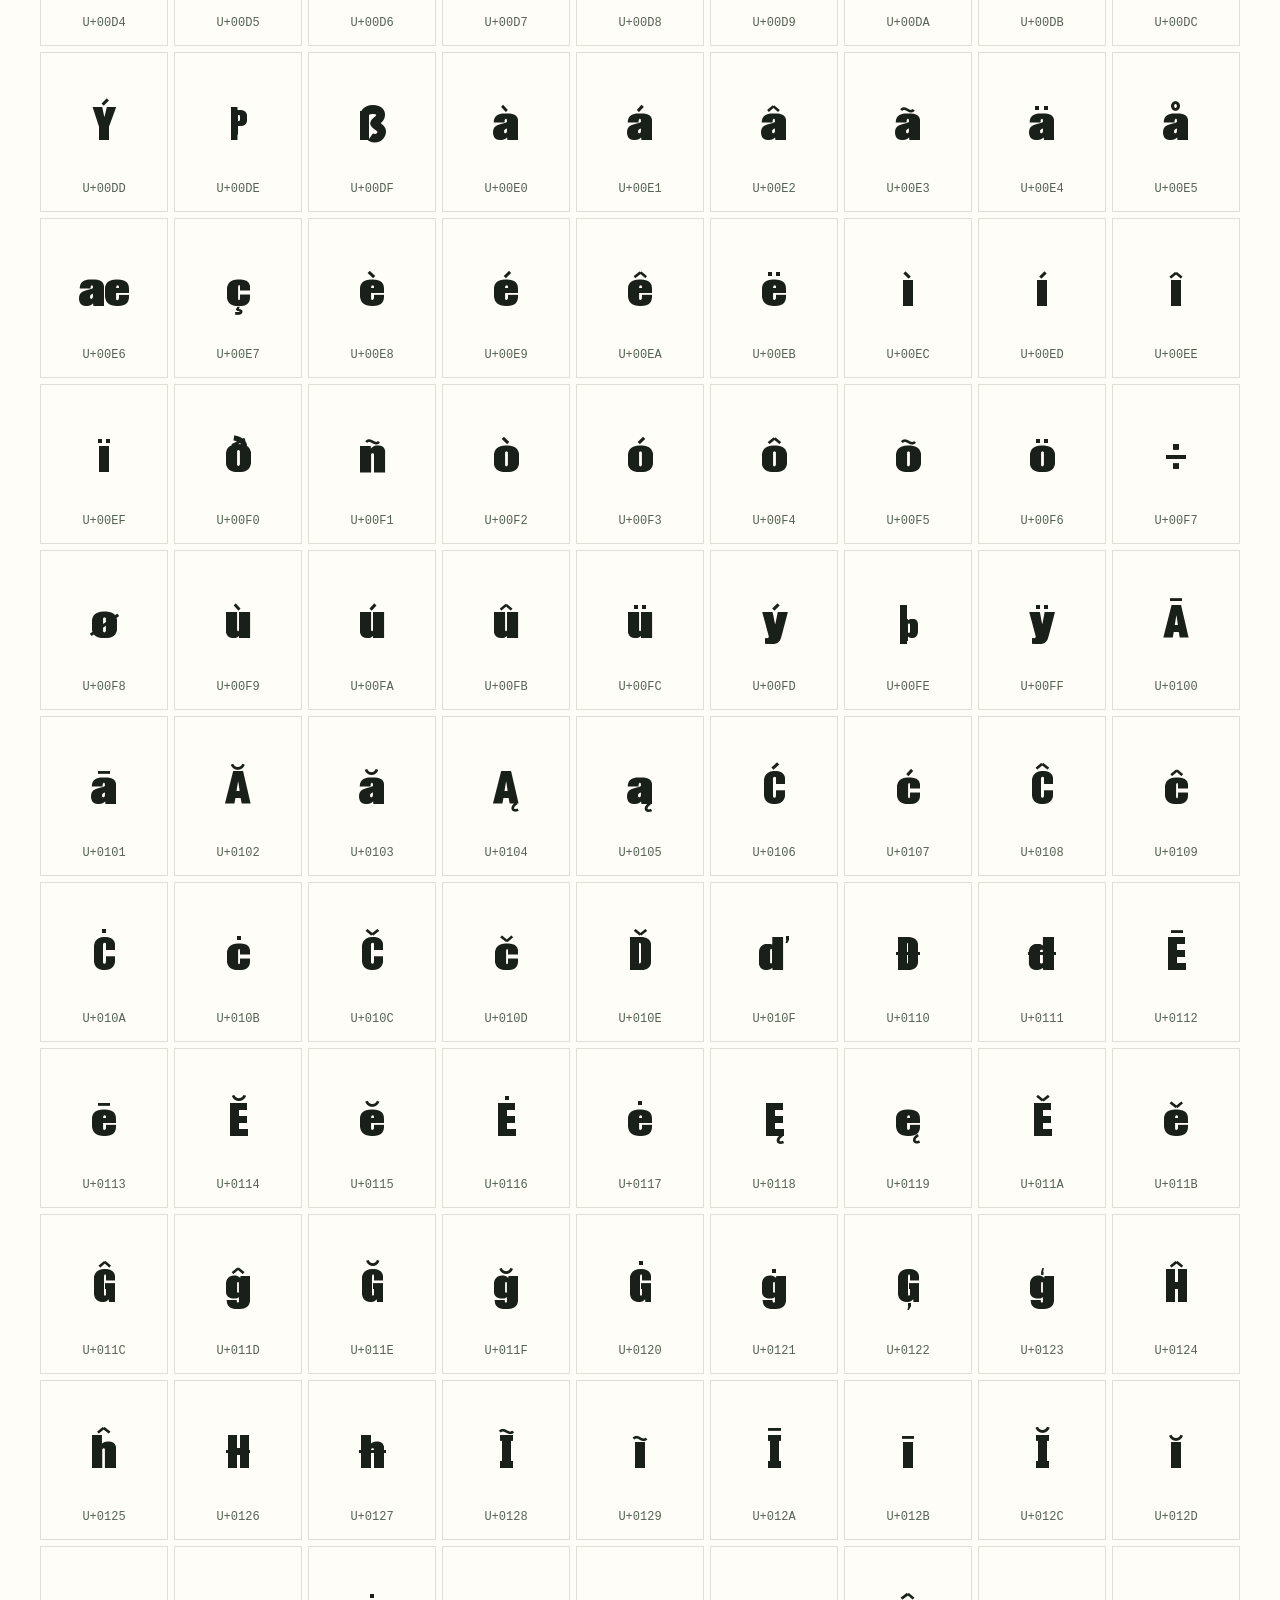
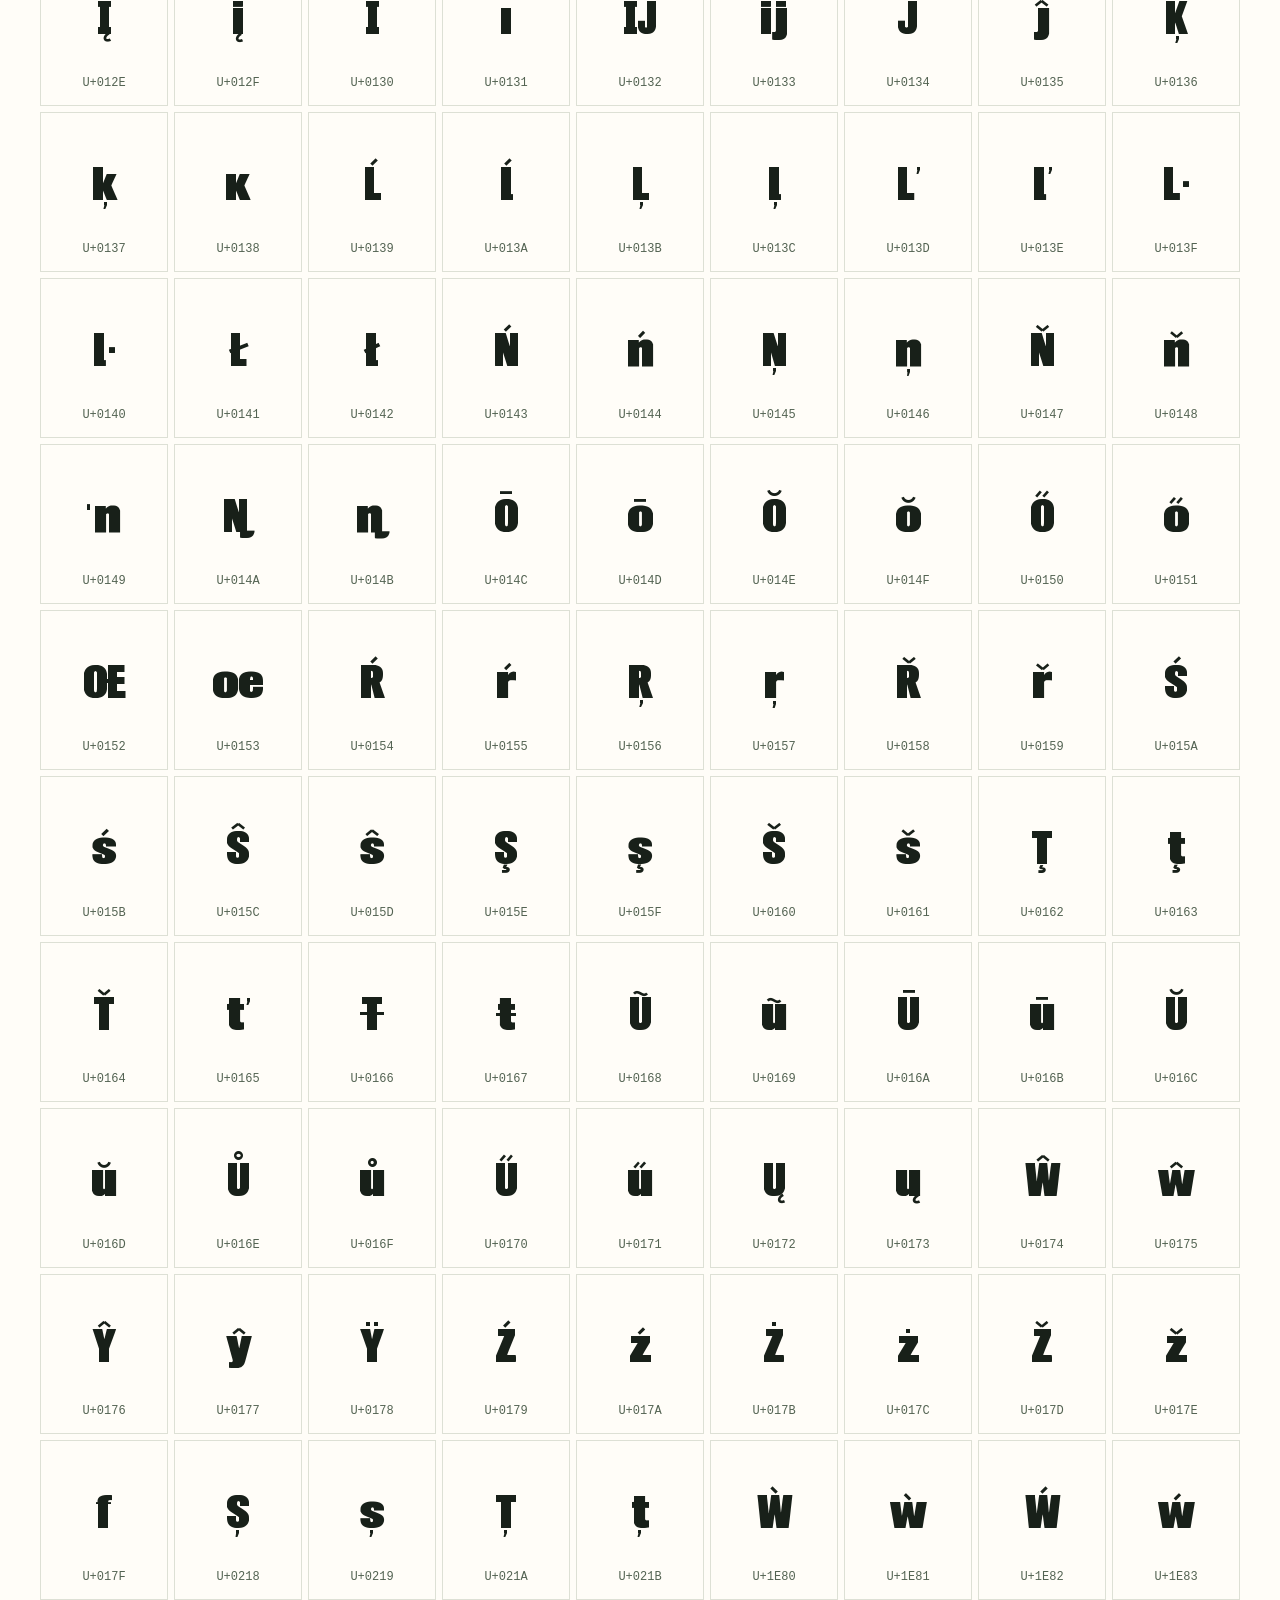
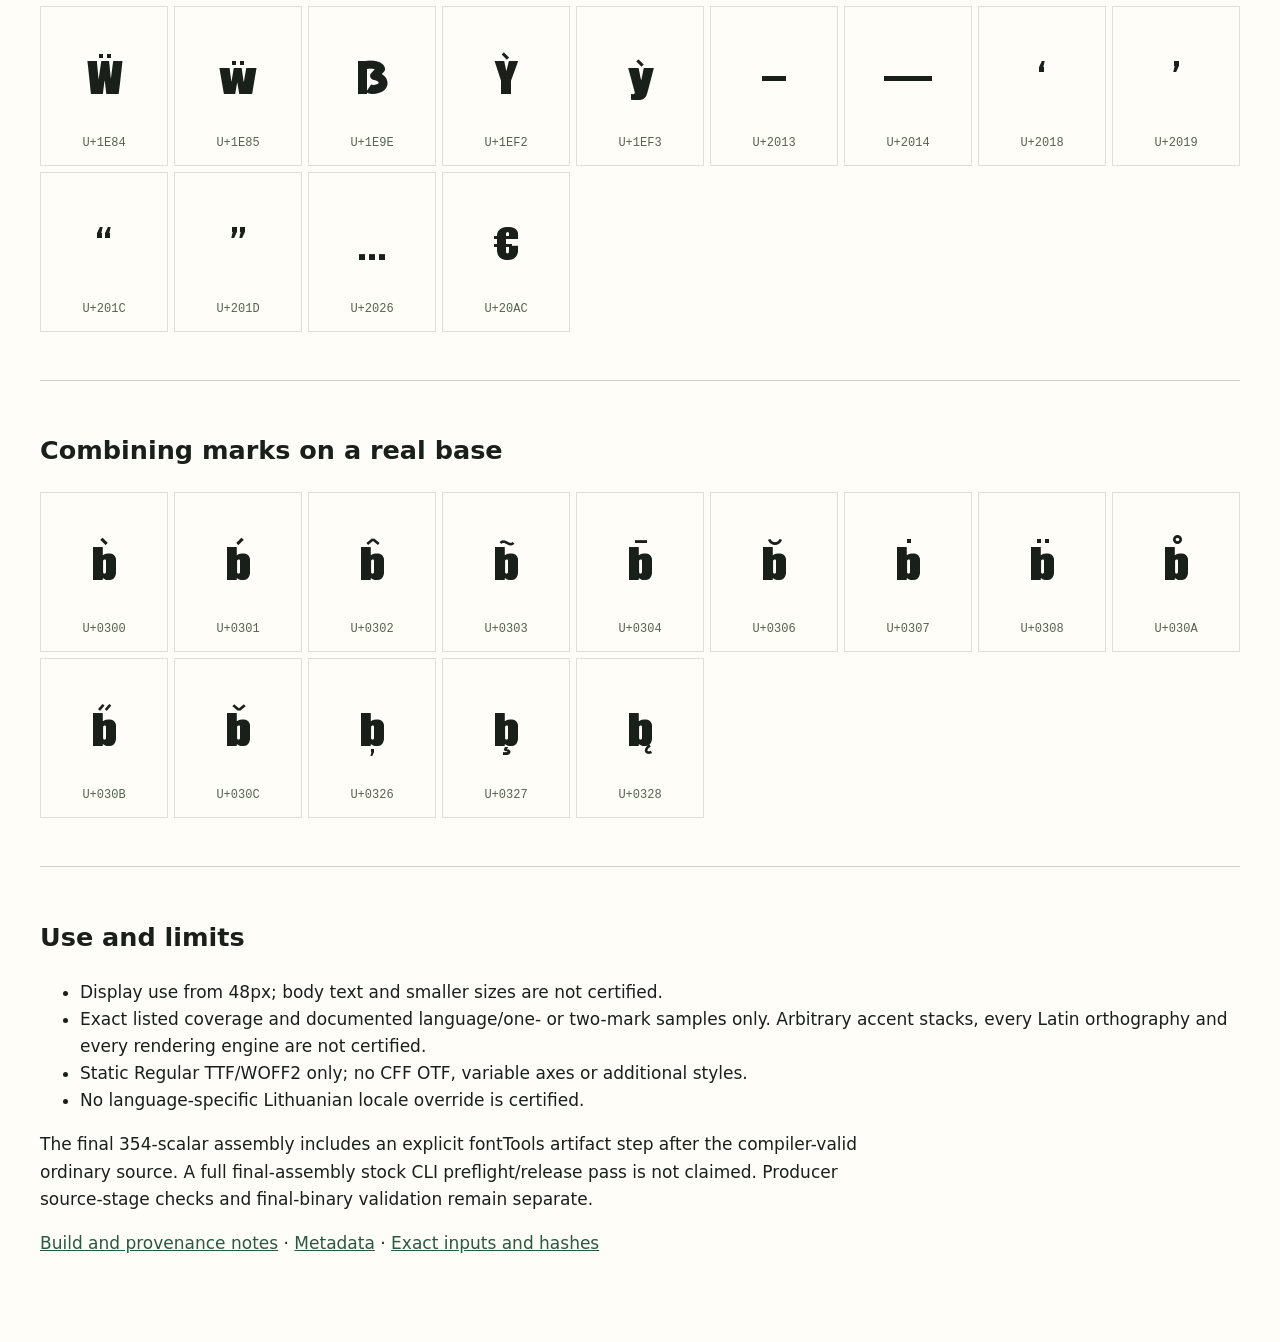
<file: examples/modernized/presswake/specimen.html>
<!doctype html>
<html lang="en"><meta charset="utf-8"><meta name="viewport" content="width=device-width,initial-scale=1"><title>Presswake 1.011 · Fontify sample</title><link rel="stylesheet" href="font.css"><style>
*{box-sizing:border-box}body{margin:0;background:#fffdf8;color:#182019;font:17px/1.6 system-ui,sans-serif}main{max-width:1450px;margin:auto;padding:40px}h1,h2,p{max-width:850px}h1{font-size:38px;margin-bottom:4px}a{color:#2a5840}.eyebrow,small{color:#536352}.sample{font-size:48px;overflow-wrap:anywhere}.hero{font-size:clamp(48px,8vw,100px)}.panel{border-top:1px solid #cbd0c3;padding:28px 0;margin-top:20px}.grid{display:grid;grid-template-columns:repeat(auto-fill,minmax(125px,1fr));gap:6px}.cell{border:1px solid #dde0d5;min-height:160px;text-align:center;padding:12px 8px;overflow:visible}.cell span{display:block;font-family:'Presswake';font-size:48px;line-height:2.4}small{display:block;font:12px/1.4 monospace}.notice{border-left:3px solid #8c723a;padding:8px 20px}#status{font:14px system-ui}@media(max-width:600px){main{padding:20px}}
</style><main><a href="../index.html">← All modernized samples</a><p class="eyebrow">Impact · selected 2A · v1.011</p><h1>Presswake</h1><p>Condensed editorial force</p><p>An ultraheavy condensed display sans with blunt terminals, compact lowercase and tightly held counters. Built for short editorial headlines, campaign titles and loud web typography.</p><p class="sample hero">Presswake</p><p id="status" role="status">Loading local WOFF2…</p><p class="notice">Display from 48px. Final human aesthetic approval and distribution terms are pending owner review. This sample grants no redistribution license.</p><section class="panel"><h2>Story</h2><p>Impact inspired the dense advertising mass. The selected 2A raster after the missing-F edit develops that pressure into contemporary editorial lettering. Protected tracing and optical spacing retain the selected alphabet, while authored symbols, Latin composites and mark positioning extend its use. Package v5 restores the dot on ordinary į and reserves its dotless form for above-accent contexts.</p></section><section class="panel"><h2>Display specimen · 48px</h2><div class="sample" id="live">The quick brown fox jumps over the lazy dog<br>ABCDEFGHIJKLMNOPQRSTUVWXYZ<br>abcdefghijklmnopqrstuvwxyz<br>0123456789 &amp; @ # % € — “Quotes”…<br>Ľúbim ģ Çç ĵ į ẀẂẄ Ỳỳ Straße<br>i̦̋ j̦́ į́</div></section><section class="panel"><h2>Visible inventory</h2><p>354 Unicode mappings; controls SPACE, NBSP and soft hyphen are listed in <a href="coverage.csv">coverage.csv</a>. Combining marks appear separately on b, without an artificial accent stack.</p><div class="grid"><div class="cell"><span>!</span><small>U+0021</small></div><div class="cell"><span>&quot;</span><small>U+0022</small></div><div class="cell"><span>#</span><small>U+0023</small></div><div class="cell"><span>$</span><small>U+0024</small></div><div class="cell"><span>%</span><small>U+0025</small></div><div class="cell"><span>&amp;</span><small>U+0026</small></div><div class="cell"><span>&#x27;</span><small>U+0027</small></div><div class="cell"><span>(</span><small>U+0028</small></div><div class="cell"><span>)</span><small>U+0029</small></div><div class="cell"><span>*</span><small>U+002A</small></div><div class="cell"><span>+</span><small>U+002B</small></div><div class="cell"><span>,</span><small>U+002C</small></div><div class="cell"><span>-</span><small>U+002D</small></div><div class="cell"><span>.</span><small>U+002E</small></div><div class="cell"><span>/</span><small>U+002F</small></div><div class="cell"><span>0</span><small>U+0030</small></div><div class="cell"><span>1</span><small>U+0031</small></div><div class="cell"><span>2</span><small>U+0032</small></div><div class="cell"><span>3</span><small>U+0033</small></div><div class="cell"><span>4</span><small>U+0034</small></div><div class="cell"><span>5</span><small>U+0035</small></div><div class="cell"><span>6</span><small>U+0036</small></div><div class="cell"><span>7</span><small>U+0037</small></div><div class="cell"><span>8</span><small>U+0038</small></div><div class="cell"><span>9</span><small>U+0039</small></div><div class="cell"><span>:</span><small>U+003A</small></div><div class="cell"><span>;</span><small>U+003B</small></div><div class="cell"><span>&lt;</span><small>U+003C</small></div><div class="cell"><span>=</span><small>U+003D</small></div><div class="cell"><span>&gt;</span><small>U+003E</small></div><div class="cell"><span>?</span><small>U+003F</small></div><div class="cell"><span>@</span><small>U+0040</small></div><div class="cell"><span>A</span><small>U+0041</small></div><div class="cell"><span>B</span><small>U+0042</small></div><div class="cell"><span>C</span><small>U+0043</small></div><div class="cell"><span>D</span><small>U+0044</small></div><div class="cell"><span>E</span><small>U+0045</small></div><div class="cell"><span>F</span><small>U+0046</small></div><div class="cell"><span>G</span><small>U+0047</small></div><div class="cell"><span>H</span><small>U+0048</small></div><div class="cell"><span>I</span><small>U+0049</small></div><div class="cell"><span>J</span><small>U+004A</small></div><div class="cell"><span>K</span><small>U+004B</small></div><div class="cell"><span>L</span><small>U+004C</small></div><div class="cell"><span>M</span><small>U+004D</small></div><div class="cell"><span>N</span><small>U+004E</small></div><div class="cell"><span>O</span><small>U+004F</small></div><div class="cell"><span>P</span><small>U+0050</small></div><div class="cell"><span>Q</span><small>U+0051</small></div><div class="cell"><span>R</span><small>U+0052</small></div><div class="cell"><span>S</span><small>U+0053</small></div><div class="cell"><span>T</span><small>U+0054</small></div><div class="cell"><span>U</span><small>U+0055</small></div><div class="cell"><span>V</span><small>U+0056</small></div><div class="cell"><span>W</span><small>U+0057</small></div><div class="cell"><span>X</span><small>U+0058</small></div><div class="cell"><span>Y</span><small>U+0059</small></div><div class="cell"><span>Z</span><small>U+005A</small></div><div class="cell"><span>[</span><small>U+005B</small></div><div class="cell"><span>\</span><small>U+005C</small></div><div class="cell"><span>]</span><small>U+005D</small></div><div class="cell"><span>^</span><small>U+005E</small></div><div class="cell"><span>_</span><small>U+005F</small></div><div class="cell"><span>`</span><small>U+0060</small></div><div class="cell"><span>a</span><small>U+0061</small></div><div class="cell"><span>b</span><small>U+0062</small></div><div class="cell"><span>c</span><small>U+0063</small></div><div class="cell"><span>d</span><small>U+0064</small></div><div class="cell"><span>e</span><small>U+0065</small></div><div class="cell"><span>f</span><small>U+0066</small></div><div class="cell"><span>g</span><small>U+0067</small></div><div class="cell"><span>h</span><small>U+0068</small></div><div class="cell"><span>i</span><small>U+0069</small></div><div class="cell"><span>j</span><small>U+006A</small></div><div class="cell"><span>k</span><small>U+006B</small></div><div class="cell"><span>l</span><small>U+006C</small></div><div class="cell"><span>m</span><small>U+006D</small></div><div class="cell"><span>n</span><small>U+006E</small></div><div class="cell"><span>o</span><small>U+006F</small></div><div class="cell"><span>p</span><small>U+0070</small></div><div class="cell"><span>q</span><small>U+0071</small></div><div class="cell"><span>r</span><small>U+0072</small></div><div class="cell"><span>s</span><small>U+0073</small></div><div class="cell"><span>t</span><small>U+0074</small></div><div class="cell"><span>u</span><small>U+0075</small></div><div class="cell"><span>v</span><small>U+0076</small></div><div class="cell"><span>w</span><small>U+0077</small></div><div class="cell"><span>x</span><small>U+0078</small></div><div class="cell"><span>y</span><small>U+0079</small></div><div class="cell"><span>z</span><small>U+007A</small></div><div class="cell"><span>{</span><small>U+007B</small></div><div class="cell"><span>|</span><small>U+007C</small></div><div class="cell"><span>}</span><small>U+007D</small></div><div class="cell"><span>~</span><small>U+007E</small></div><div class="cell"><span>¡</span><small>U+00A1</small></div><div class="cell"><span>¢</span><small>U+00A2</small></div><div class="cell"><span>£</span><small>U+00A3</small></div><div class="cell"><span>¤</span><small>U+00A4</small></div><div class="cell"><span>¥</span><small>U+00A5</small></div><div class="cell"><span>¦</span><small>U+00A6</small></div><div class="cell"><span>§</span><small>U+00A7</small></div><div class="cell"><span>¨</span><small>U+00A8</small></div><div class="cell"><span>©</span><small>U+00A9</small></div><div class="cell"><span>ª</span><small>U+00AA</small></div><div class="cell"><span>«</span><small>U+00AB</small></div><div class="cell"><span>¬</span><small>U+00AC</small></div><div class="cell"><span>®</span><small>U+00AE</small></div><div class="cell"><span>¯</span><small>U+00AF</small></div><div class="cell"><span>°</span><small>U+00B0</small></div><div class="cell"><span>±</span><small>U+00B1</small></div><div class="cell"><span>²</span><small>U+00B2</small></div><div class="cell"><span>³</span><small>U+00B3</small></div><div class="cell"><span>´</span><small>U+00B4</small></div><div class="cell"><span>µ</span><small>U+00B5</small></div><div class="cell"><span>¶</span><small>U+00B6</small></div><div class="cell"><span>·</span><small>U+00B7</small></div><div class="cell"><span>¸</span><small>U+00B8</small></div><div class="cell"><span>¹</span><small>U+00B9</small></div><div class="cell"><span>º</span><small>U+00BA</small></div><div class="cell"><span>»</span><small>U+00BB</small></div><div class="cell"><span>¼</span><small>U+00BC</small></div><div class="cell"><span>½</span><small>U+00BD</small></div><div class="cell"><span>¾</span><small>U+00BE</small></div><div class="cell"><span>¿</span><small>U+00BF</small></div><div class="cell"><span>À</span><small>U+00C0</small></div><div class="cell"><span>Á</span><small>U+00C1</small></div><div class="cell"><span>Â</span><small>U+00C2</small></div><div class="cell"><span>Ã</span><small>U+00C3</small></div><div class="cell"><span>Ä</span><small>U+00C4</small></div><div class="cell"><span>Å</span><small>U+00C5</small></div><div class="cell"><span>Æ</span><small>U+00C6</small></div><div class="cell"><span>Ç</span><small>U+00C7</small></div><div class="cell"><span>È</span><small>U+00C8</small></div><div class="cell"><span>É</span><small>U+00C9</small></div><div class="cell"><span>Ê</span><small>U+00CA</small></div><div class="cell"><span>Ë</span><small>U+00CB</small></div><div class="cell"><span>Ì</span><small>U+00CC</small></div><div class="cell"><span>Í</span><small>U+00CD</small></div><div class="cell"><span>Î</span><small>U+00CE</small></div><div class="cell"><span>Ï</span><small>U+00CF</small></div><div class="cell"><span>Ð</span><small>U+00D0</small></div><div class="cell"><span>Ñ</span><small>U+00D1</small></div><div class="cell"><span>Ò</span><small>U+00D2</small></div><div class="cell"><span>Ó</span><small>U+00D3</small></div><div class="cell"><span>Ô</span><small>U+00D4</small></div><div class="cell"><span>Õ</span><small>U+00D5</small></div><div class="cell"><span>Ö</span><small>U+00D6</small></div><div class="cell"><span>×</span><small>U+00D7</small></div><div class="cell"><span>Ø</span><small>U+00D8</small></div><div class="cell"><span>Ù</span><small>U+00D9</small></div><div class="cell"><span>Ú</span><small>U+00DA</small></div><div class="cell"><span>Û</span><small>U+00DB</small></div><div class="cell"><span>Ü</span><small>U+00DC</small></div><div class="cell"><span>Ý</span><small>U+00DD</small></div><div class="cell"><span>Þ</span><small>U+00DE</small></div><div class="cell"><span>ß</span><small>U+00DF</small></div><div class="cell"><span>à</span><small>U+00E0</small></div><div class="cell"><span>á</span><small>U+00E1</small></div><div class="cell"><span>â</span><small>U+00E2</small></div><div class="cell"><span>ã</span><small>U+00E3</small></div><div class="cell"><span>ä</span><small>U+00E4</small></div><div class="cell"><span>å</span><small>U+00E5</small></div><div class="cell"><span>æ</span><small>U+00E6</small></div><div class="cell"><span>ç</span><small>U+00E7</small></div><div class="cell"><span>è</span><small>U+00E8</small></div><div class="cell"><span>é</span><small>U+00E9</small></div><div class="cell"><span>ê</span><small>U+00EA</small></div><div class="cell"><span>ë</span><small>U+00EB</small></div><div class="cell"><span>ì</span><small>U+00EC</small></div><div class="cell"><span>í</span><small>U+00ED</small></div><div class="cell"><span>î</span><small>U+00EE</small></div><div class="cell"><span>ï</span><small>U+00EF</small></div><div class="cell"><span>ð</span><small>U+00F0</small></div><div class="cell"><span>ñ</span><small>U+00F1</small></div><div class="cell"><span>ò</span><small>U+00F2</small></div><div class="cell"><span>ó</span><small>U+00F3</small></div><div class="cell"><span>ô</span><small>U+00F4</small></div><div class="cell"><span>õ</span><small>U+00F5</small></div><div class="cell"><span>ö</span><small>U+00F6</small></div><div class="cell"><span>÷</span><small>U+00F7</small></div><div class="cell"><span>ø</span><small>U+00F8</small></div><div class="cell"><span>ù</span><small>U+00F9</small></div><div class="cell"><span>ú</span><small>U+00FA</small></div><div class="cell"><span>û</span><small>U+00FB</small></div><div class="cell"><span>ü</span><small>U+00FC</small></div><div class="cell"><span>ý</span><small>U+00FD</small></div><div class="cell"><span>þ</span><small>U+00FE</small></div><div class="cell"><span>ÿ</span><small>U+00FF</small></div><div class="cell"><span>Ā</span><small>U+0100</small></div><div class="cell"><span>ā</span><small>U+0101</small></div><div class="cell"><span>Ă</span><small>U+0102</small></div><div class="cell"><span>ă</span><small>U+0103</small></div><div class="cell"><span>Ą</span><small>U+0104</small></div><div class="cell"><span>ą</span><small>U+0105</small></div><div class="cell"><span>Ć</span><small>U+0106</small></div><div class="cell"><span>ć</span><small>U+0107</small></div><div class="cell"><span>Ĉ</span><small>U+0108</small></div><div class="cell"><span>ĉ</span><small>U+0109</small></div><div class="cell"><span>Ċ</span><small>U+010A</small></div><div class="cell"><span>ċ</span><small>U+010B</small></div><div class="cell"><span>Č</span><small>U+010C</small></div><div class="cell"><span>č</span><small>U+010D</small></div><div class="cell"><span>Ď</span><small>U+010E</small></div><div class="cell"><span>ď</span><small>U+010F</small></div><div class="cell"><span>Đ</span><small>U+0110</small></div><div class="cell"><span>đ</span><small>U+0111</small></div><div class="cell"><span>Ē</span><small>U+0112</small></div><div class="cell"><span>ē</span><small>U+0113</small></div><div class="cell"><span>Ĕ</span><small>U+0114</small></div><div class="cell"><span>ĕ</span><small>U+0115</small></div><div class="cell"><span>Ė</span><small>U+0116</small></div><div class="cell"><span>ė</span><small>U+0117</small></div><div class="cell"><span>Ę</span><small>U+0118</small></div><div class="cell"><span>ę</span><small>U+0119</small></div><div class="cell"><span>Ě</span><small>U+011A</small></div><div class="cell"><span>ě</span><small>U+011B</small></div><div class="cell"><span>Ĝ</span><small>U+011C</small></div><div class="cell"><span>ĝ</span><small>U+011D</small></div><div class="cell"><span>Ğ</span><small>U+011E</small></div><div class="cell"><span>ğ</span><small>U+011F</small></div><div class="cell"><span>Ġ</span><small>U+0120</small></div><div class="cell"><span>ġ</span><small>U+0121</small></div><div class="cell"><span>Ģ</span><small>U+0122</small></div><div class="cell"><span>ģ</span><small>U+0123</small></div><div class="cell"><span>Ĥ</span><small>U+0124</small></div><div class="cell"><span>ĥ</span><small>U+0125</small></div><div class="cell"><span>Ħ</span><small>U+0126</small></div><div class="cell"><span>ħ</span><small>U+0127</small></div><div class="cell"><span>Ĩ</span><small>U+0128</small></div><div class="cell"><span>ĩ</span><small>U+0129</small></div><div class="cell"><span>Ī</span><small>U+012A</small></div><div class="cell"><span>ī</span><small>U+012B</small></div><div class="cell"><span>Ĭ</span><small>U+012C</small></div><div class="cell"><span>ĭ</span><small>U+012D</small></div><div class="cell"><span>Į</span><small>U+012E</small></div><div class="cell"><span>į</span><small>U+012F</small></div><div class="cell"><span>İ</span><small>U+0130</small></div><div class="cell"><span>ı</span><small>U+0131</small></div><div class="cell"><span>Ĳ</span><small>U+0132</small></div><div class="cell"><span>ĳ</span><small>U+0133</small></div><div class="cell"><span>Ĵ</span><small>U+0134</small></div><div class="cell"><span>ĵ</span><small>U+0135</small></div><div class="cell"><span>Ķ</span><small>U+0136</small></div><div class="cell"><span>ķ</span><small>U+0137</small></div><div class="cell"><span>ĸ</span><small>U+0138</small></div><div class="cell"><span>Ĺ</span><small>U+0139</small></div><div class="cell"><span>ĺ</span><small>U+013A</small></div><div class="cell"><span>Ļ</span><small>U+013B</small></div><div class="cell"><span>ļ</span><small>U+013C</small></div><div class="cell"><span>Ľ</span><small>U+013D</small></div><div class="cell"><span>ľ</span><small>U+013E</small></div><div class="cell"><span>Ŀ</span><small>U+013F</small></div><div class="cell"><span>ŀ</span><small>U+0140</small></div><div class="cell"><span>Ł</span><small>U+0141</small></div><div class="cell"><span>ł</span><small>U+0142</small></div><div class="cell"><span>Ń</span><small>U+0143</small></div><div class="cell"><span>ń</span><small>U+0144</small></div><div class="cell"><span>Ņ</span><small>U+0145</small></div><div class="cell"><span>ņ</span><small>U+0146</small></div><div class="cell"><span>Ň</span><small>U+0147</small></div><div class="cell"><span>ň</span><small>U+0148</small></div><div class="cell"><span>ŉ</span><small>U+0149</small></div><div class="cell"><span>Ŋ</span><small>U+014A</small></div><div class="cell"><span>ŋ</span><small>U+014B</small></div><div class="cell"><span>Ō</span><small>U+014C</small></div><div class="cell"><span>ō</span><small>U+014D</small></div><div class="cell"><span>Ŏ</span><small>U+014E</small></div><div class="cell"><span>ŏ</span><small>U+014F</small></div><div class="cell"><span>Ő</span><small>U+0150</small></div><div class="cell"><span>ő</span><small>U+0151</small></div><div class="cell"><span>Œ</span><small>U+0152</small></div><div class="cell"><span>œ</span><small>U+0153</small></div><div class="cell"><span>Ŕ</span><small>U+0154</small></div><div class="cell"><span>ŕ</span><small>U+0155</small></div><div class="cell"><span>Ŗ</span><small>U+0156</small></div><div class="cell"><span>ŗ</span><small>U+0157</small></div><div class="cell"><span>Ř</span><small>U+0158</small></div><div class="cell"><span>ř</span><small>U+0159</small></div><div class="cell"><span>Ś</span><small>U+015A</small></div><div class="cell"><span>ś</span><small>U+015B</small></div><div class="cell"><span>Ŝ</span><small>U+015C</small></div><div class="cell"><span>ŝ</span><small>U+015D</small></div><div class="cell"><span>Ş</span><small>U+015E</small></div><div class="cell"><span>ş</span><small>U+015F</small></div><div class="cell"><span>Š</span><small>U+0160</small></div><div class="cell"><span>š</span><small>U+0161</small></div><div class="cell"><span>Ţ</span><small>U+0162</small></div><div class="cell"><span>ţ</span><small>U+0163</small></div><div class="cell"><span>Ť</span><small>U+0164</small></div><div class="cell"><span>ť</span><small>U+0165</small></div><div class="cell"><span>Ŧ</span><small>U+0166</small></div><div class="cell"><span>ŧ</span><small>U+0167</small></div><div class="cell"><span>Ũ</span><small>U+0168</small></div><div class="cell"><span>ũ</span><small>U+0169</small></div><div class="cell"><span>Ū</span><small>U+016A</small></div><div class="cell"><span>ū</span><small>U+016B</small></div><div class="cell"><span>Ŭ</span><small>U+016C</small></div><div class="cell"><span>ŭ</span><small>U+016D</small></div><div class="cell"><span>Ů</span><small>U+016E</small></div><div class="cell"><span>ů</span><small>U+016F</small></div><div class="cell"><span>Ű</span><small>U+0170</small></div><div class="cell"><span>ű</span><small>U+0171</small></div><div class="cell"><span>Ų</span><small>U+0172</small></div><div class="cell"><span>ų</span><small>U+0173</small></div><div class="cell"><span>Ŵ</span><small>U+0174</small></div><div class="cell"><span>ŵ</span><small>U+0175</small></div><div class="cell"><span>Ŷ</span><small>U+0176</small></div><div class="cell"><span>ŷ</span><small>U+0177</small></div><div class="cell"><span>Ÿ</span><small>U+0178</small></div><div class="cell"><span>Ź</span><small>U+0179</small></div><div class="cell"><span>ź</span><small>U+017A</small></div><div class="cell"><span>Ż</span><small>U+017B</small></div><div class="cell"><span>ż</span><small>U+017C</small></div><div class="cell"><span>Ž</span><small>U+017D</small></div><div class="cell"><span>ž</span><small>U+017E</small></div><div class="cell"><span>ſ</span><small>U+017F</small></div><div class="cell"><span>Ș</span><small>U+0218</small></div><div class="cell"><span>ș</span><small>U+0219</small></div><div class="cell"><span>Ț</span><small>U+021A</small></div><div class="cell"><span>ț</span><small>U+021B</small></div><div class="cell"><span>Ẁ</span><small>U+1E80</small></div><div class="cell"><span>ẁ</span><small>U+1E81</small></div><div class="cell"><span>Ẃ</span><small>U+1E82</small></div><div class="cell"><span>ẃ</span><small>U+1E83</small></div><div class="cell"><span>Ẅ</span><small>U+1E84</small></div><div class="cell"><span>ẅ</span><small>U+1E85</small></div><div class="cell"><span>ẞ</span><small>U+1E9E</small></div><div class="cell"><span>Ỳ</span><small>U+1EF2</small></div><div class="cell"><span>ỳ</span><small>U+1EF3</small></div><div class="cell"><span>–</span><small>U+2013</small></div><div class="cell"><span>—</span><small>U+2014</small></div><div class="cell"><span>‘</span><small>U+2018</small></div><div class="cell"><span>’</span><small>U+2019</small></div><div class="cell"><span>“</span><small>U+201C</small></div><div class="cell"><span>”</span><small>U+201D</small></div><div class="cell"><span>…</span><small>U+2026</small></div><div class="cell"><span>€</span><small>U+20AC</small></div></div></section><section class="panel"><h2>Combining marks on a real base</h2><div class="grid"><div class="cell"><span>b̀</span><small>U+0300</small></div><div class="cell"><span>b́</span><small>U+0301</small></div><div class="cell"><span>b̂</span><small>U+0302</small></div><div class="cell"><span>b̃</span><small>U+0303</small></div><div class="cell"><span>b̄</span><small>U+0304</small></div><div class="cell"><span>b̆</span><small>U+0306</small></div><div class="cell"><span>ḃ</span><small>U+0307</small></div><div class="cell"><span>b̈</span><small>U+0308</small></div><div class="cell"><span>b̊</span><small>U+030A</small></div><div class="cell"><span>b̋</span><small>U+030B</small></div><div class="cell"><span>b̌</span><small>U+030C</small></div><div class="cell"><span>b̦</span><small>U+0326</small></div><div class="cell"><span>b̧</span><small>U+0327</small></div><div class="cell"><span>b̨</span><small>U+0328</small></div></div></section><section class="panel"><h2>Use and limits</h2><ul><li>Display use from 48px; body text and smaller sizes are not certified.</li><li>Exact listed coverage and documented language/one- or two-mark samples only. Arbitrary accent stacks, every Latin orthography and every rendering engine are not certified.</li><li>Static Regular TTF/WOFF2 only; no CFF OTF, variable axes or additional styles.</li><li>No language-specific Lithuanian locale override is certified.</li></ul><p>The final 354-scalar assembly includes an explicit fontTools artifact step after the compiler-valid ordinary source. A full final-assembly stock CLI preflight/release pass is not claimed. Producer source-stage checks and final-binary validation remain separate.</p><p><a href="README.md">Build and provenance notes</a> · <a href="metadata.json">Metadata</a> · <a href="provenance.json">Exact inputs and hashes</a></p></section></main><script>
document.fonts.load('48px "Presswake"').then(f=>{document.getElementById('status').textContent=f.length?'Loaded Presswake v1.011 from the supplied local WOFF2.':'Font failed to load.';if(!f.length)document.body.dataset.fontError='true';}).catch(()=>{document.getElementById('status').textContent='Font failed to load.';document.body.dataset.fontError='true';});
</script></html>
</file>
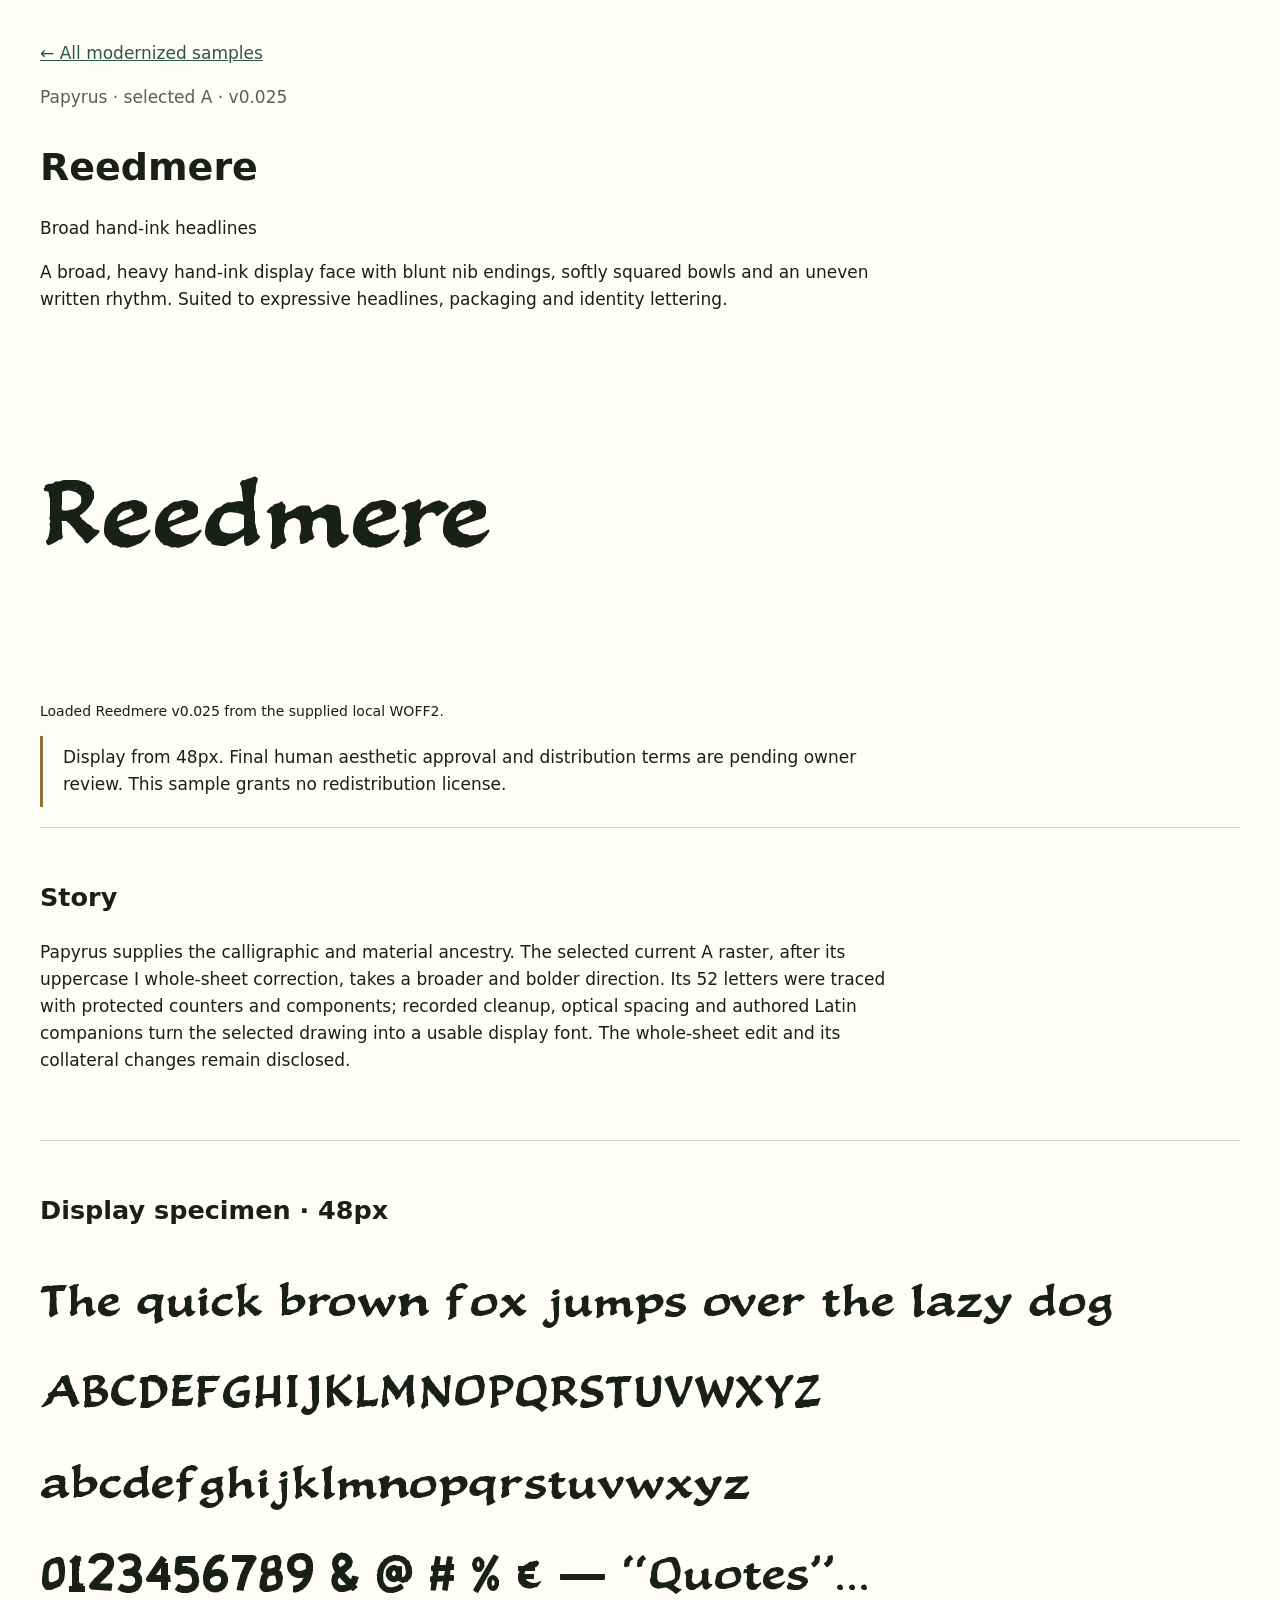
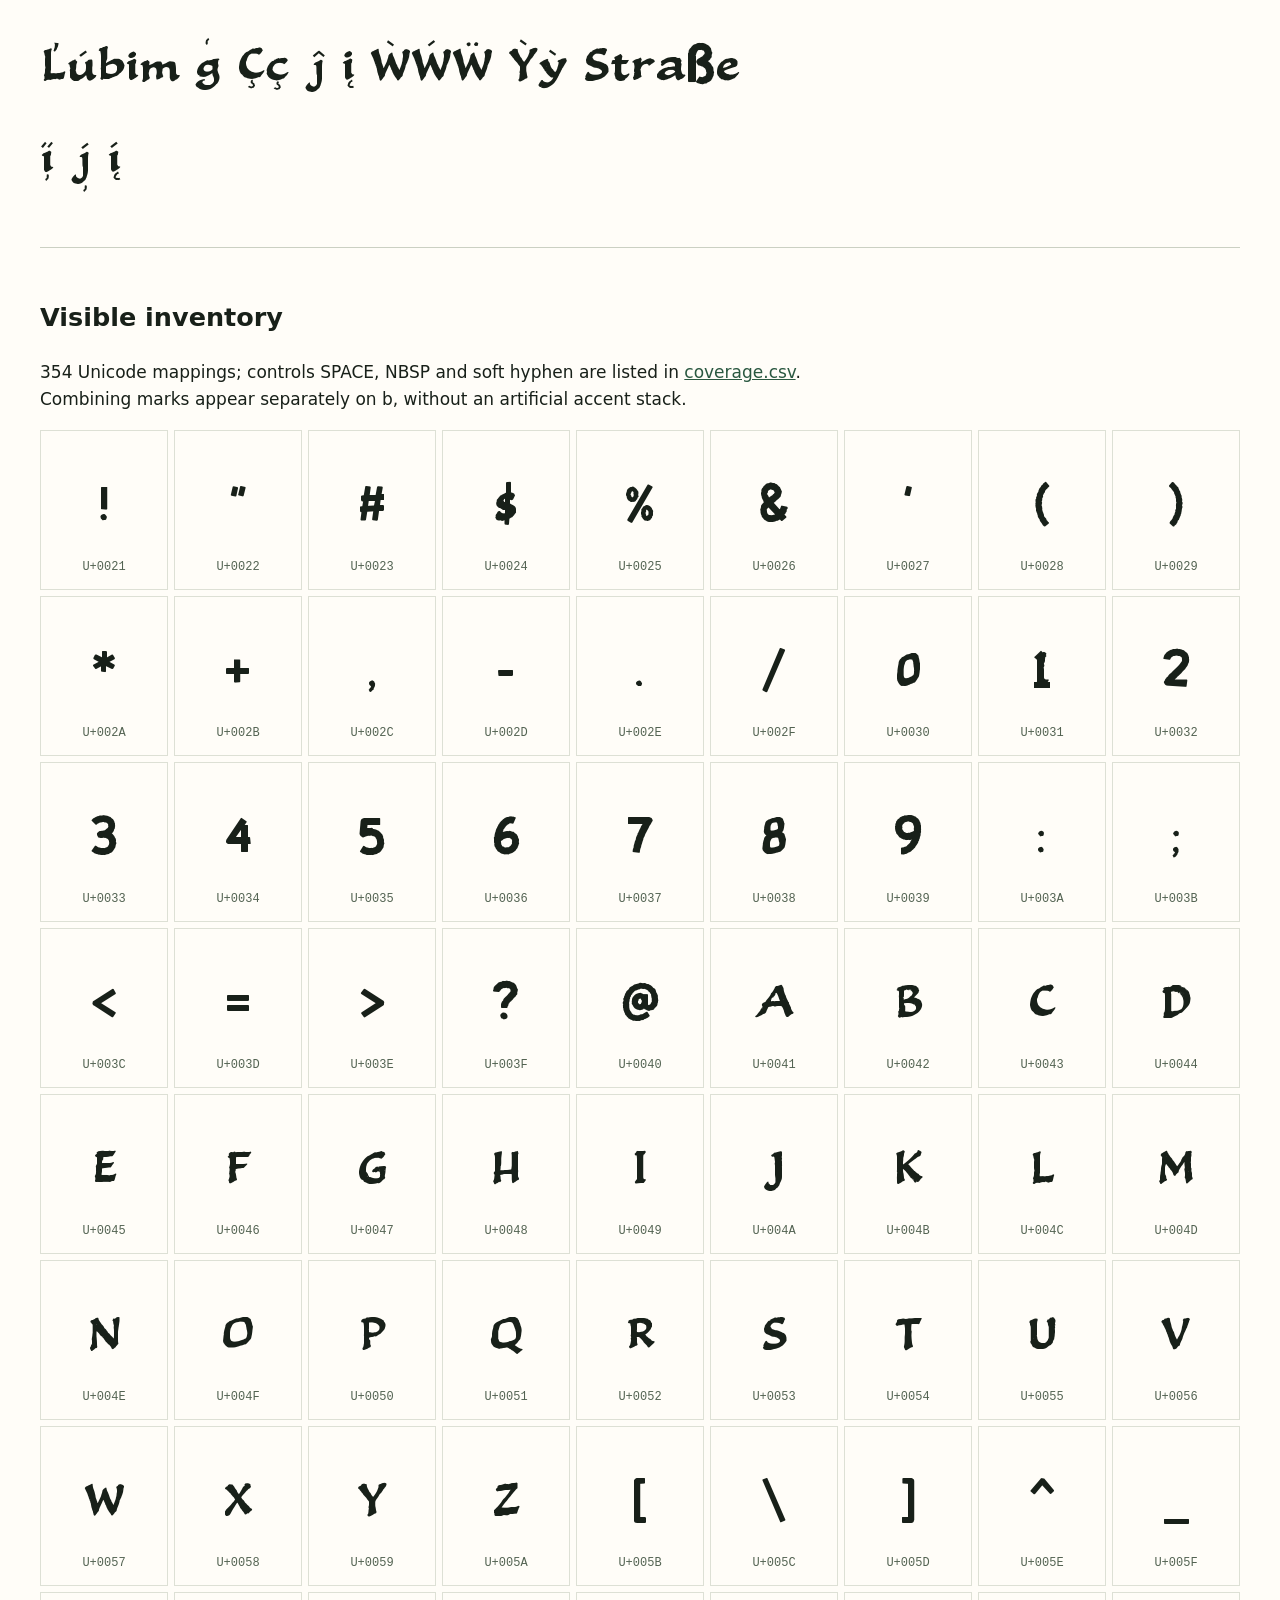
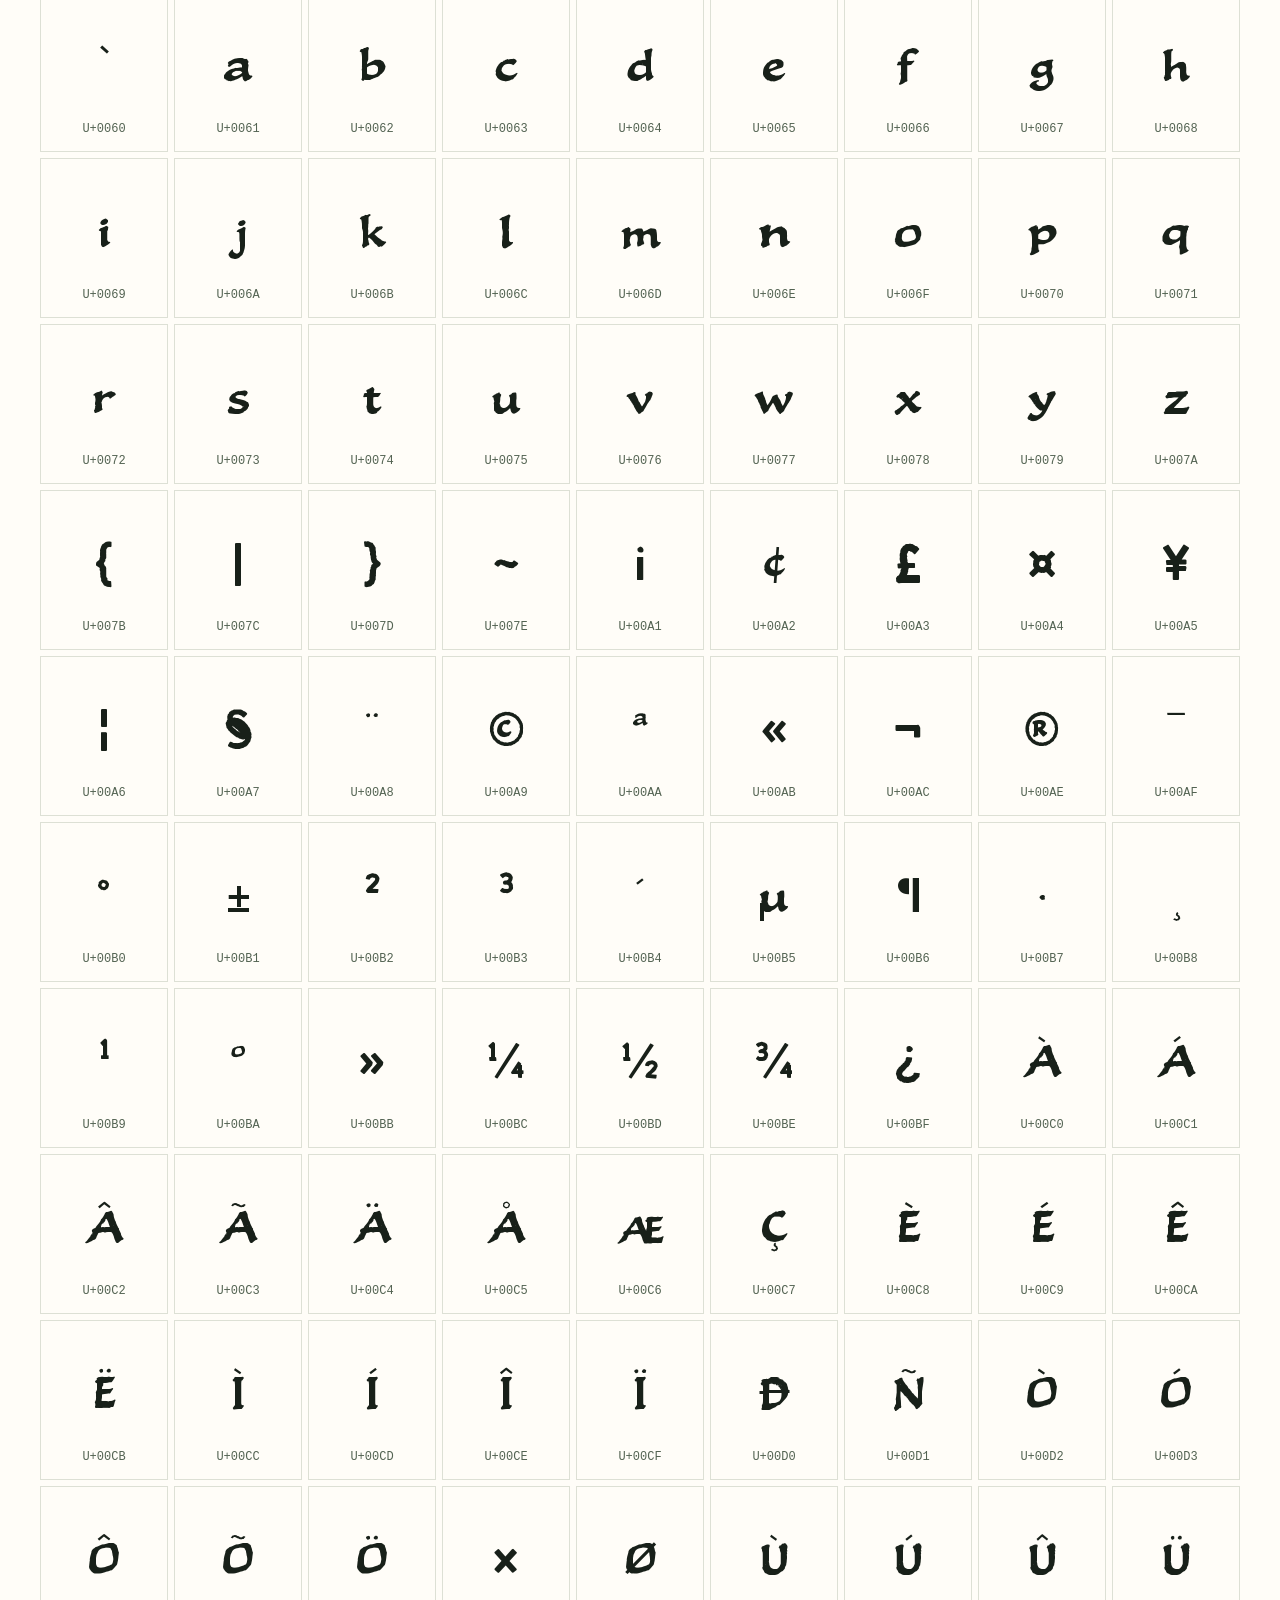
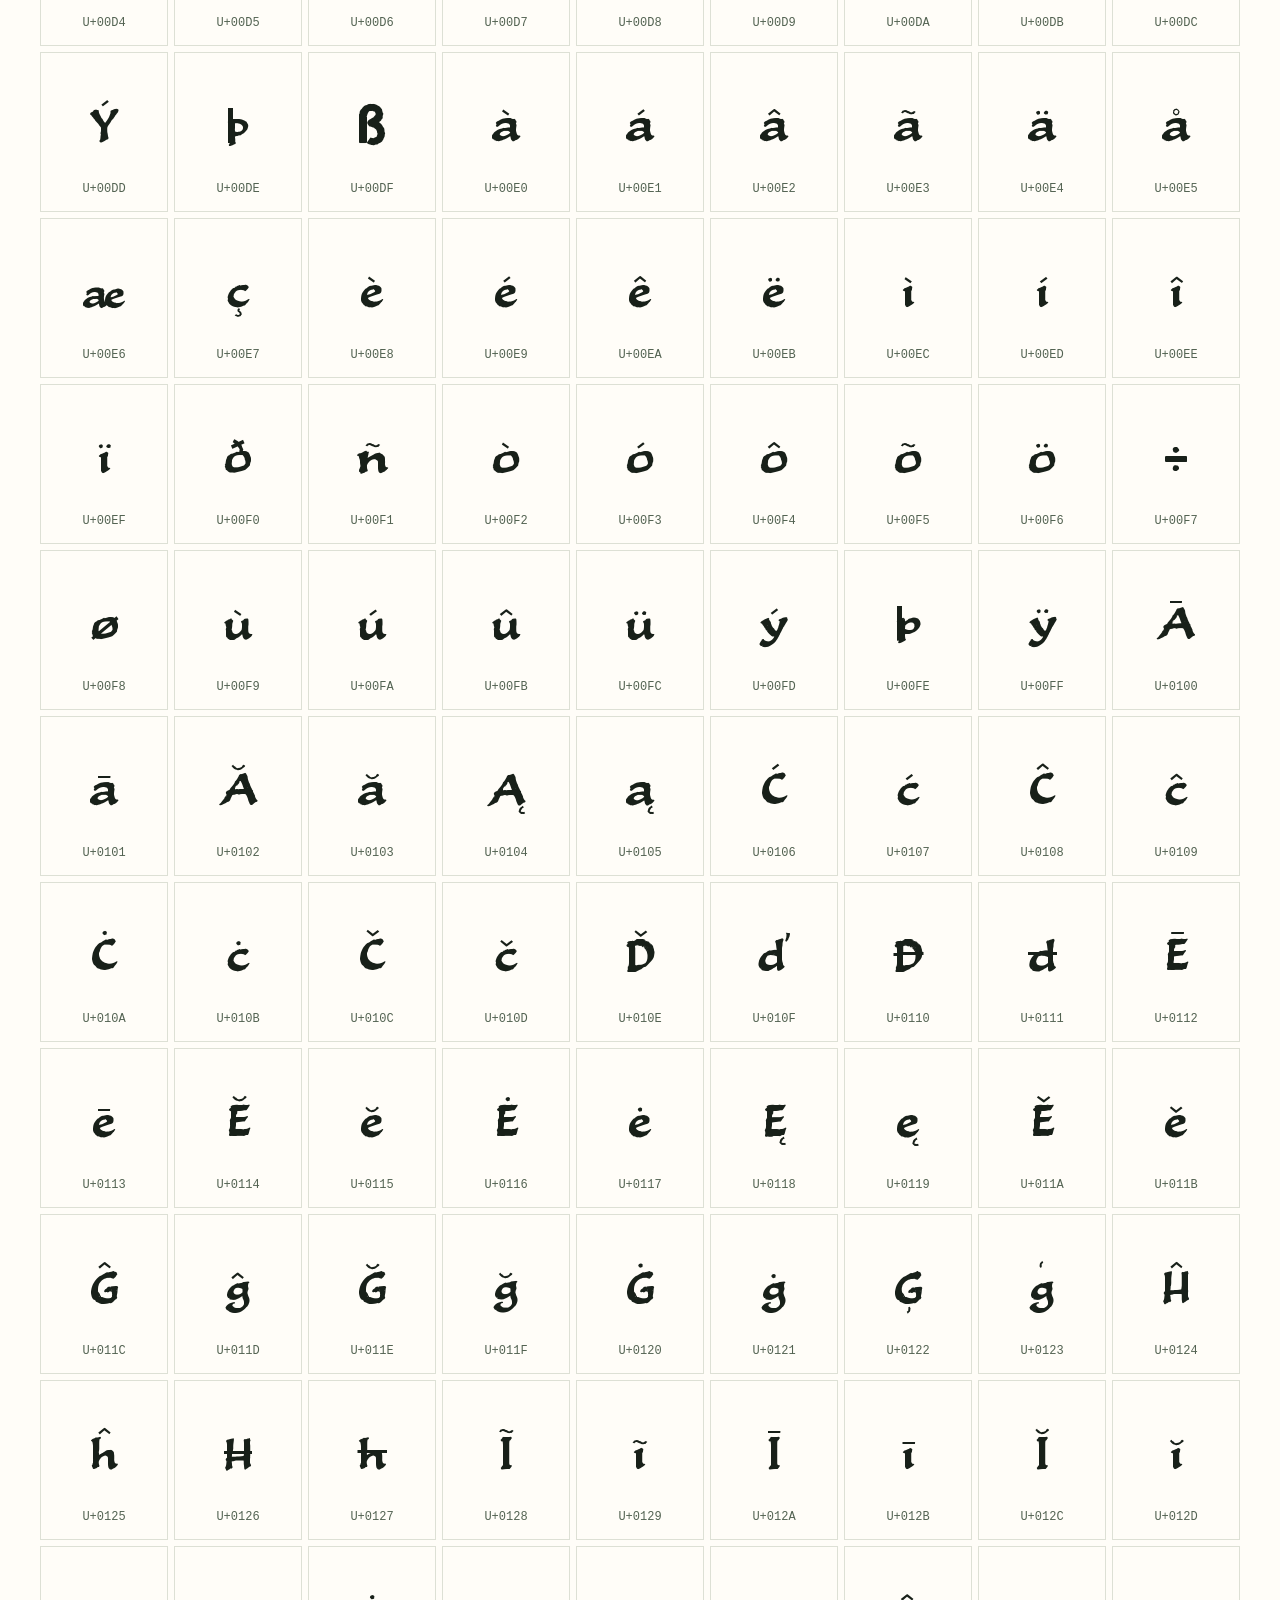
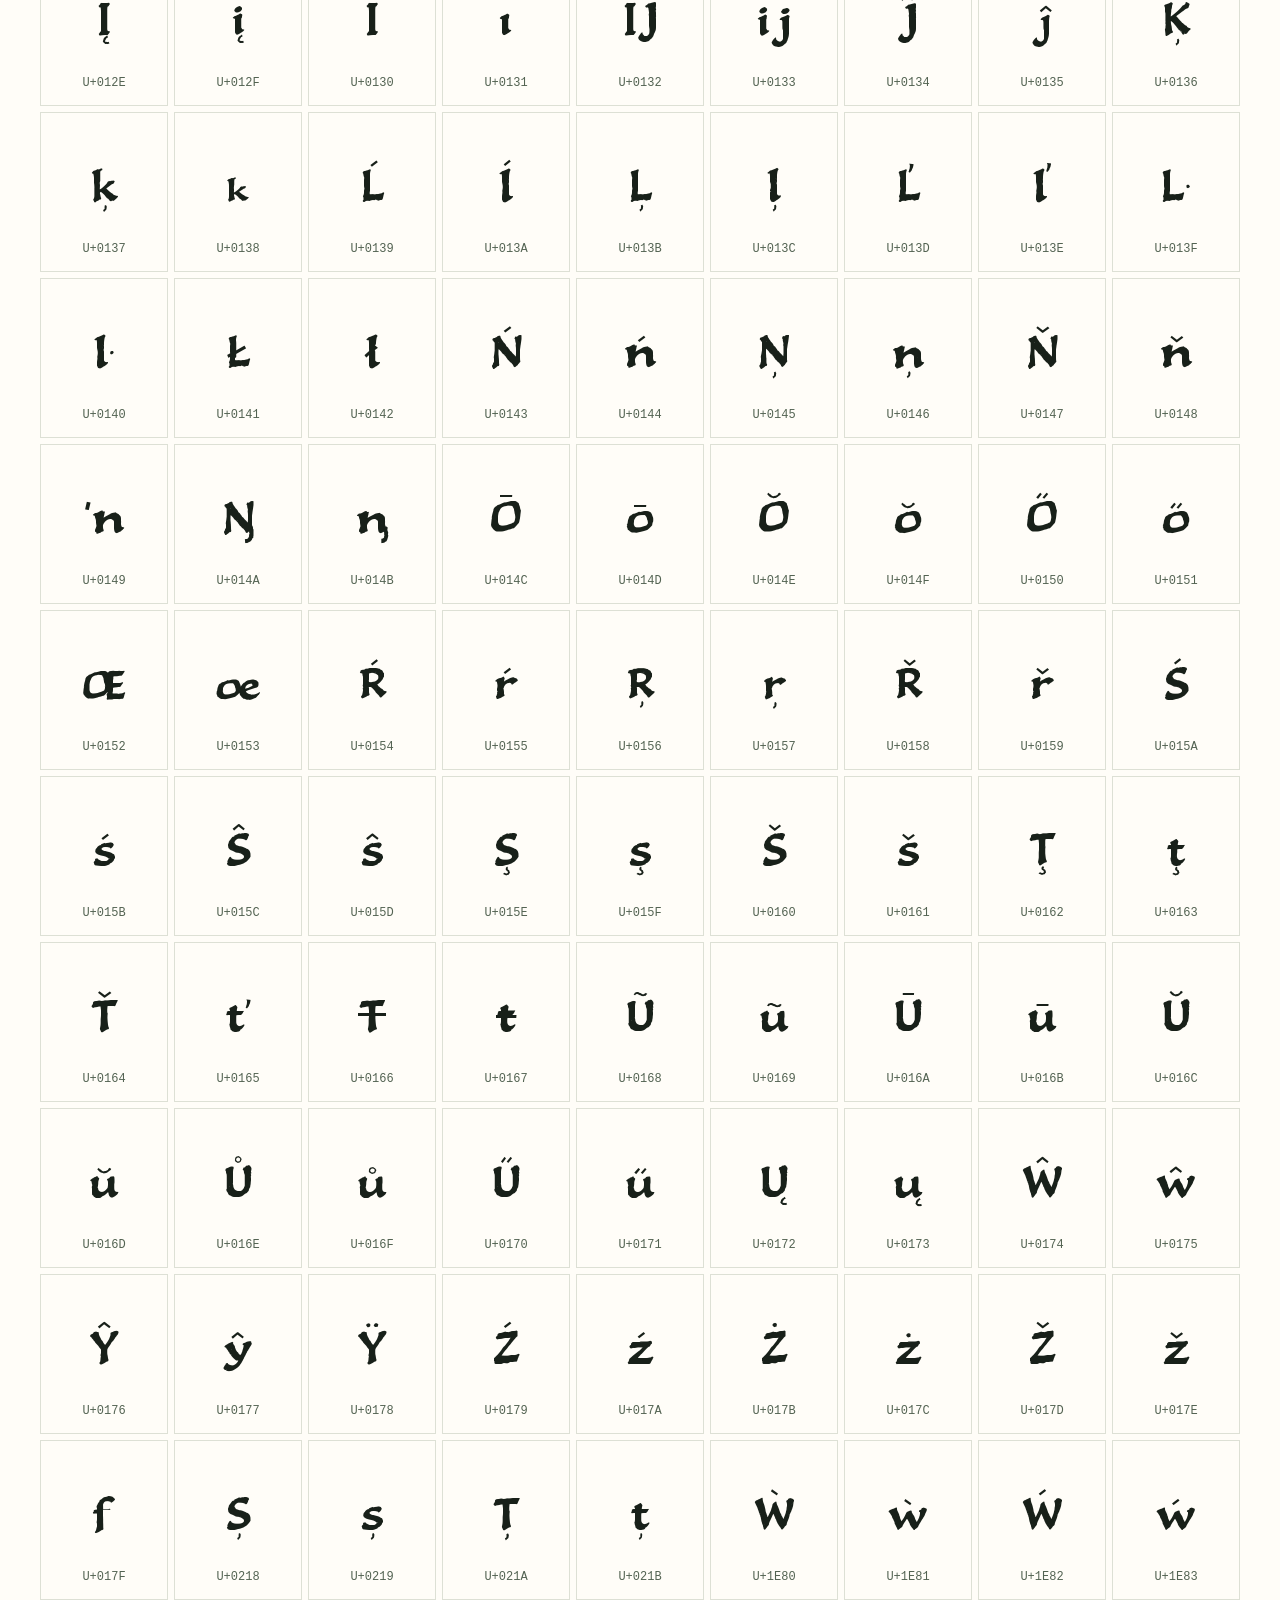
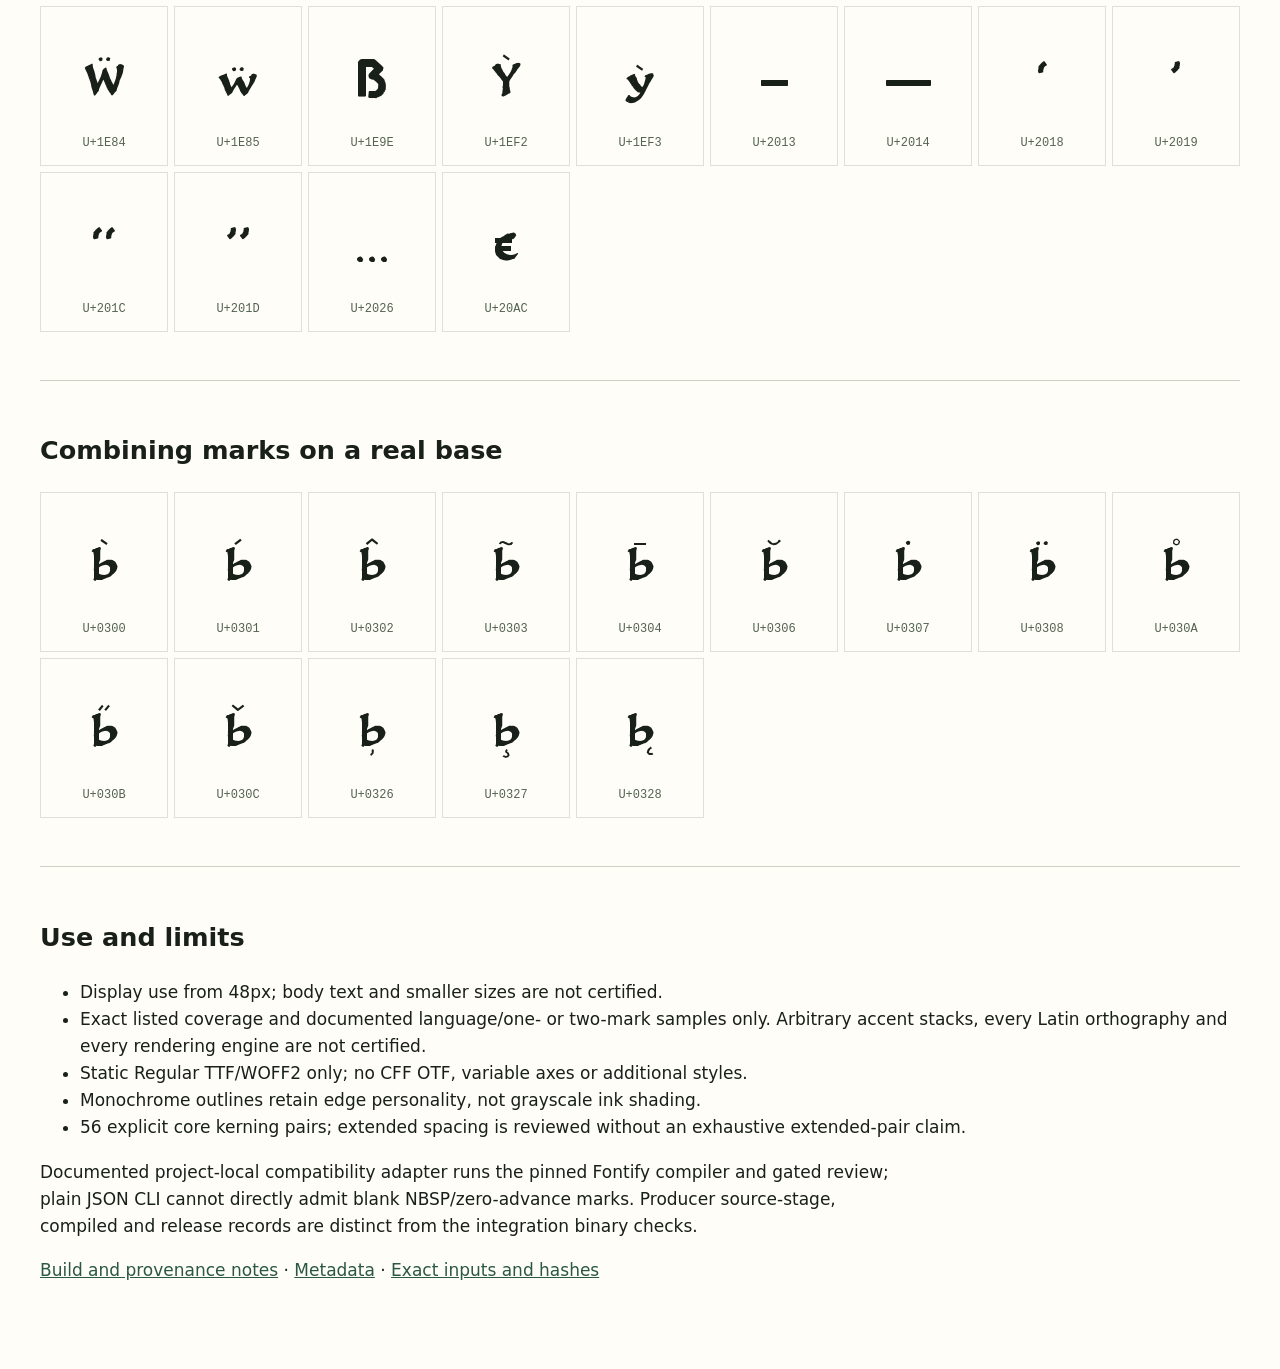
<file: examples/modernized/reedmere/specimen.html>
<!doctype html>
<html lang="en"><meta charset="utf-8"><meta name="viewport" content="width=device-width,initial-scale=1"><title>Reedmere 0.025 · Fontify sample</title><link rel="stylesheet" href="font.css"><style>
*{box-sizing:border-box}body{margin:0;background:#fffdf8;color:#182019;font:17px/1.6 system-ui,sans-serif}main{max-width:1450px;margin:auto;padding:40px}h1,h2,p{max-width:850px}h1{font-size:38px;margin-bottom:4px}a{color:#2a5840}.eyebrow,small{color:#536352}.sample{font-size:48px;overflow-wrap:anywhere}.hero{font-size:clamp(48px,8vw,100px)}.panel{border-top:1px solid #cbd0c3;padding:28px 0;margin-top:20px}.grid{display:grid;grid-template-columns:repeat(auto-fill,minmax(125px,1fr));gap:6px}.cell{border:1px solid #dde0d5;min-height:160px;text-align:center;padding:12px 8px;overflow:visible}.cell span{display:block;font-family:'Reedmere';font-size:48px;line-height:2.4}small{display:block;font:12px/1.4 monospace}.notice{border-left:3px solid #8c723a;padding:8px 20px}#status{font:14px system-ui}@media(max-width:600px){main{padding:20px}}
</style><main><a href="../index.html">← All modernized samples</a><p class="eyebrow">Papyrus · selected A · v0.025</p><h1>Reedmere</h1><p>Broad hand-ink headlines</p><p>A broad, heavy hand-ink display face with blunt nib endings, softly squared bowls and an uneven written rhythm. Suited to expressive headlines, packaging and identity lettering.</p><p class="sample hero">Reedmere</p><p id="status" role="status">Loading local WOFF2…</p><p class="notice">Display from 48px. Final human aesthetic approval and distribution terms are pending owner review. This sample grants no redistribution license.</p><section class="panel"><h2>Story</h2><p>Papyrus supplies the calligraphic and material ancestry. The selected current A raster, after its uppercase I whole-sheet correction, takes a broader and bolder direction. Its 52 letters were traced with protected counters and components; recorded cleanup, optical spacing and authored Latin companions turn the selected drawing into a usable display font. The whole-sheet edit and its collateral changes remain disclosed.</p></section><section class="panel"><h2>Display specimen · 48px</h2><div class="sample" id="live">The quick brown fox jumps over the lazy dog<br>ABCDEFGHIJKLMNOPQRSTUVWXYZ<br>abcdefghijklmnopqrstuvwxyz<br>0123456789 &amp; @ # % € — “Quotes”…<br>Ľúbim ģ Çç ĵ į ẀẂẄ Ỳỳ Straße<br>i̦̋ j̦́ į́</div></section><section class="panel"><h2>Visible inventory</h2><p>354 Unicode mappings; controls SPACE, NBSP and soft hyphen are listed in <a href="coverage.csv">coverage.csv</a>. Combining marks appear separately on b, without an artificial accent stack.</p><div class="grid"><div class="cell"><span>!</span><small>U+0021</small></div><div class="cell"><span>&quot;</span><small>U+0022</small></div><div class="cell"><span>#</span><small>U+0023</small></div><div class="cell"><span>$</span><small>U+0024</small></div><div class="cell"><span>%</span><small>U+0025</small></div><div class="cell"><span>&amp;</span><small>U+0026</small></div><div class="cell"><span>&#x27;</span><small>U+0027</small></div><div class="cell"><span>(</span><small>U+0028</small></div><div class="cell"><span>)</span><small>U+0029</small></div><div class="cell"><span>*</span><small>U+002A</small></div><div class="cell"><span>+</span><small>U+002B</small></div><div class="cell"><span>,</span><small>U+002C</small></div><div class="cell"><span>-</span><small>U+002D</small></div><div class="cell"><span>.</span><small>U+002E</small></div><div class="cell"><span>/</span><small>U+002F</small></div><div class="cell"><span>0</span><small>U+0030</small></div><div class="cell"><span>1</span><small>U+0031</small></div><div class="cell"><span>2</span><small>U+0032</small></div><div class="cell"><span>3</span><small>U+0033</small></div><div class="cell"><span>4</span><small>U+0034</small></div><div class="cell"><span>5</span><small>U+0035</small></div><div class="cell"><span>6</span><small>U+0036</small></div><div class="cell"><span>7</span><small>U+0037</small></div><div class="cell"><span>8</span><small>U+0038</small></div><div class="cell"><span>9</span><small>U+0039</small></div><div class="cell"><span>:</span><small>U+003A</small></div><div class="cell"><span>;</span><small>U+003B</small></div><div class="cell"><span>&lt;</span><small>U+003C</small></div><div class="cell"><span>=</span><small>U+003D</small></div><div class="cell"><span>&gt;</span><small>U+003E</small></div><div class="cell"><span>?</span><small>U+003F</small></div><div class="cell"><span>@</span><small>U+0040</small></div><div class="cell"><span>A</span><small>U+0041</small></div><div class="cell"><span>B</span><small>U+0042</small></div><div class="cell"><span>C</span><small>U+0043</small></div><div class="cell"><span>D</span><small>U+0044</small></div><div class="cell"><span>E</span><small>U+0045</small></div><div class="cell"><span>F</span><small>U+0046</small></div><div class="cell"><span>G</span><small>U+0047</small></div><div class="cell"><span>H</span><small>U+0048</small></div><div class="cell"><span>I</span><small>U+0049</small></div><div class="cell"><span>J</span><small>U+004A</small></div><div class="cell"><span>K</span><small>U+004B</small></div><div class="cell"><span>L</span><small>U+004C</small></div><div class="cell"><span>M</span><small>U+004D</small></div><div class="cell"><span>N</span><small>U+004E</small></div><div class="cell"><span>O</span><small>U+004F</small></div><div class="cell"><span>P</span><small>U+0050</small></div><div class="cell"><span>Q</span><small>U+0051</small></div><div class="cell"><span>R</span><small>U+0052</small></div><div class="cell"><span>S</span><small>U+0053</small></div><div class="cell"><span>T</span><small>U+0054</small></div><div class="cell"><span>U</span><small>U+0055</small></div><div class="cell"><span>V</span><small>U+0056</small></div><div class="cell"><span>W</span><small>U+0057</small></div><div class="cell"><span>X</span><small>U+0058</small></div><div class="cell"><span>Y</span><small>U+0059</small></div><div class="cell"><span>Z</span><small>U+005A</small></div><div class="cell"><span>[</span><small>U+005B</small></div><div class="cell"><span>\</span><small>U+005C</small></div><div class="cell"><span>]</span><small>U+005D</small></div><div class="cell"><span>^</span><small>U+005E</small></div><div class="cell"><span>_</span><small>U+005F</small></div><div class="cell"><span>`</span><small>U+0060</small></div><div class="cell"><span>a</span><small>U+0061</small></div><div class="cell"><span>b</span><small>U+0062</small></div><div class="cell"><span>c</span><small>U+0063</small></div><div class="cell"><span>d</span><small>U+0064</small></div><div class="cell"><span>e</span><small>U+0065</small></div><div class="cell"><span>f</span><small>U+0066</small></div><div class="cell"><span>g</span><small>U+0067</small></div><div class="cell"><span>h</span><small>U+0068</small></div><div class="cell"><span>i</span><small>U+0069</small></div><div class="cell"><span>j</span><small>U+006A</small></div><div class="cell"><span>k</span><small>U+006B</small></div><div class="cell"><span>l</span><small>U+006C</small></div><div class="cell"><span>m</span><small>U+006D</small></div><div class="cell"><span>n</span><small>U+006E</small></div><div class="cell"><span>o</span><small>U+006F</small></div><div class="cell"><span>p</span><small>U+0070</small></div><div class="cell"><span>q</span><small>U+0071</small></div><div class="cell"><span>r</span><small>U+0072</small></div><div class="cell"><span>s</span><small>U+0073</small></div><div class="cell"><span>t</span><small>U+0074</small></div><div class="cell"><span>u</span><small>U+0075</small></div><div class="cell"><span>v</span><small>U+0076</small></div><div class="cell"><span>w</span><small>U+0077</small></div><div class="cell"><span>x</span><small>U+0078</small></div><div class="cell"><span>y</span><small>U+0079</small></div><div class="cell"><span>z</span><small>U+007A</small></div><div class="cell"><span>{</span><small>U+007B</small></div><div class="cell"><span>|</span><small>U+007C</small></div><div class="cell"><span>}</span><small>U+007D</small></div><div class="cell"><span>~</span><small>U+007E</small></div><div class="cell"><span>¡</span><small>U+00A1</small></div><div class="cell"><span>¢</span><small>U+00A2</small></div><div class="cell"><span>£</span><small>U+00A3</small></div><div class="cell"><span>¤</span><small>U+00A4</small></div><div class="cell"><span>¥</span><small>U+00A5</small></div><div class="cell"><span>¦</span><small>U+00A6</small></div><div class="cell"><span>§</span><small>U+00A7</small></div><div class="cell"><span>¨</span><small>U+00A8</small></div><div class="cell"><span>©</span><small>U+00A9</small></div><div class="cell"><span>ª</span><small>U+00AA</small></div><div class="cell"><span>«</span><small>U+00AB</small></div><div class="cell"><span>¬</span><small>U+00AC</small></div><div class="cell"><span>®</span><small>U+00AE</small></div><div class="cell"><span>¯</span><small>U+00AF</small></div><div class="cell"><span>°</span><small>U+00B0</small></div><div class="cell"><span>±</span><small>U+00B1</small></div><div class="cell"><span>²</span><small>U+00B2</small></div><div class="cell"><span>³</span><small>U+00B3</small></div><div class="cell"><span>´</span><small>U+00B4</small></div><div class="cell"><span>µ</span><small>U+00B5</small></div><div class="cell"><span>¶</span><small>U+00B6</small></div><div class="cell"><span>·</span><small>U+00B7</small></div><div class="cell"><span>¸</span><small>U+00B8</small></div><div class="cell"><span>¹</span><small>U+00B9</small></div><div class="cell"><span>º</span><small>U+00BA</small></div><div class="cell"><span>»</span><small>U+00BB</small></div><div class="cell"><span>¼</span><small>U+00BC</small></div><div class="cell"><span>½</span><small>U+00BD</small></div><div class="cell"><span>¾</span><small>U+00BE</small></div><div class="cell"><span>¿</span><small>U+00BF</small></div><div class="cell"><span>À</span><small>U+00C0</small></div><div class="cell"><span>Á</span><small>U+00C1</small></div><div class="cell"><span>Â</span><small>U+00C2</small></div><div class="cell"><span>Ã</span><small>U+00C3</small></div><div class="cell"><span>Ä</span><small>U+00C4</small></div><div class="cell"><span>Å</span><small>U+00C5</small></div><div class="cell"><span>Æ</span><small>U+00C6</small></div><div class="cell"><span>Ç</span><small>U+00C7</small></div><div class="cell"><span>È</span><small>U+00C8</small></div><div class="cell"><span>É</span><small>U+00C9</small></div><div class="cell"><span>Ê</span><small>U+00CA</small></div><div class="cell"><span>Ë</span><small>U+00CB</small></div><div class="cell"><span>Ì</span><small>U+00CC</small></div><div class="cell"><span>Í</span><small>U+00CD</small></div><div class="cell"><span>Î</span><small>U+00CE</small></div><div class="cell"><span>Ï</span><small>U+00CF</small></div><div class="cell"><span>Ð</span><small>U+00D0</small></div><div class="cell"><span>Ñ</span><small>U+00D1</small></div><div class="cell"><span>Ò</span><small>U+00D2</small></div><div class="cell"><span>Ó</span><small>U+00D3</small></div><div class="cell"><span>Ô</span><small>U+00D4</small></div><div class="cell"><span>Õ</span><small>U+00D5</small></div><div class="cell"><span>Ö</span><small>U+00D6</small></div><div class="cell"><span>×</span><small>U+00D7</small></div><div class="cell"><span>Ø</span><small>U+00D8</small></div><div class="cell"><span>Ù</span><small>U+00D9</small></div><div class="cell"><span>Ú</span><small>U+00DA</small></div><div class="cell"><span>Û</span><small>U+00DB</small></div><div class="cell"><span>Ü</span><small>U+00DC</small></div><div class="cell"><span>Ý</span><small>U+00DD</small></div><div class="cell"><span>Þ</span><small>U+00DE</small></div><div class="cell"><span>ß</span><small>U+00DF</small></div><div class="cell"><span>à</span><small>U+00E0</small></div><div class="cell"><span>á</span><small>U+00E1</small></div><div class="cell"><span>â</span><small>U+00E2</small></div><div class="cell"><span>ã</span><small>U+00E3</small></div><div class="cell"><span>ä</span><small>U+00E4</small></div><div class="cell"><span>å</span><small>U+00E5</small></div><div class="cell"><span>æ</span><small>U+00E6</small></div><div class="cell"><span>ç</span><small>U+00E7</small></div><div class="cell"><span>è</span><small>U+00E8</small></div><div class="cell"><span>é</span><small>U+00E9</small></div><div class="cell"><span>ê</span><small>U+00EA</small></div><div class="cell"><span>ë</span><small>U+00EB</small></div><div class="cell"><span>ì</span><small>U+00EC</small></div><div class="cell"><span>í</span><small>U+00ED</small></div><div class="cell"><span>î</span><small>U+00EE</small></div><div class="cell"><span>ï</span><small>U+00EF</small></div><div class="cell"><span>ð</span><small>U+00F0</small></div><div class="cell"><span>ñ</span><small>U+00F1</small></div><div class="cell"><span>ò</span><small>U+00F2</small></div><div class="cell"><span>ó</span><small>U+00F3</small></div><div class="cell"><span>ô</span><small>U+00F4</small></div><div class="cell"><span>õ</span><small>U+00F5</small></div><div class="cell"><span>ö</span><small>U+00F6</small></div><div class="cell"><span>÷</span><small>U+00F7</small></div><div class="cell"><span>ø</span><small>U+00F8</small></div><div class="cell"><span>ù</span><small>U+00F9</small></div><div class="cell"><span>ú</span><small>U+00FA</small></div><div class="cell"><span>û</span><small>U+00FB</small></div><div class="cell"><span>ü</span><small>U+00FC</small></div><div class="cell"><span>ý</span><small>U+00FD</small></div><div class="cell"><span>þ</span><small>U+00FE</small></div><div class="cell"><span>ÿ</span><small>U+00FF</small></div><div class="cell"><span>Ā</span><small>U+0100</small></div><div class="cell"><span>ā</span><small>U+0101</small></div><div class="cell"><span>Ă</span><small>U+0102</small></div><div class="cell"><span>ă</span><small>U+0103</small></div><div class="cell"><span>Ą</span><small>U+0104</small></div><div class="cell"><span>ą</span><small>U+0105</small></div><div class="cell"><span>Ć</span><small>U+0106</small></div><div class="cell"><span>ć</span><small>U+0107</small></div><div class="cell"><span>Ĉ</span><small>U+0108</small></div><div class="cell"><span>ĉ</span><small>U+0109</small></div><div class="cell"><span>Ċ</span><small>U+010A</small></div><div class="cell"><span>ċ</span><small>U+010B</small></div><div class="cell"><span>Č</span><small>U+010C</small></div><div class="cell"><span>č</span><small>U+010D</small></div><div class="cell"><span>Ď</span><small>U+010E</small></div><div class="cell"><span>ď</span><small>U+010F</small></div><div class="cell"><span>Đ</span><small>U+0110</small></div><div class="cell"><span>đ</span><small>U+0111</small></div><div class="cell"><span>Ē</span><small>U+0112</small></div><div class="cell"><span>ē</span><small>U+0113</small></div><div class="cell"><span>Ĕ</span><small>U+0114</small></div><div class="cell"><span>ĕ</span><small>U+0115</small></div><div class="cell"><span>Ė</span><small>U+0116</small></div><div class="cell"><span>ė</span><small>U+0117</small></div><div class="cell"><span>Ę</span><small>U+0118</small></div><div class="cell"><span>ę</span><small>U+0119</small></div><div class="cell"><span>Ě</span><small>U+011A</small></div><div class="cell"><span>ě</span><small>U+011B</small></div><div class="cell"><span>Ĝ</span><small>U+011C</small></div><div class="cell"><span>ĝ</span><small>U+011D</small></div><div class="cell"><span>Ğ</span><small>U+011E</small></div><div class="cell"><span>ğ</span><small>U+011F</small></div><div class="cell"><span>Ġ</span><small>U+0120</small></div><div class="cell"><span>ġ</span><small>U+0121</small></div><div class="cell"><span>Ģ</span><small>U+0122</small></div><div class="cell"><span>ģ</span><small>U+0123</small></div><div class="cell"><span>Ĥ</span><small>U+0124</small></div><div class="cell"><span>ĥ</span><small>U+0125</small></div><div class="cell"><span>Ħ</span><small>U+0126</small></div><div class="cell"><span>ħ</span><small>U+0127</small></div><div class="cell"><span>Ĩ</span><small>U+0128</small></div><div class="cell"><span>ĩ</span><small>U+0129</small></div><div class="cell"><span>Ī</span><small>U+012A</small></div><div class="cell"><span>ī</span><small>U+012B</small></div><div class="cell"><span>Ĭ</span><small>U+012C</small></div><div class="cell"><span>ĭ</span><small>U+012D</small></div><div class="cell"><span>Į</span><small>U+012E</small></div><div class="cell"><span>į</span><small>U+012F</small></div><div class="cell"><span>İ</span><small>U+0130</small></div><div class="cell"><span>ı</span><small>U+0131</small></div><div class="cell"><span>Ĳ</span><small>U+0132</small></div><div class="cell"><span>ĳ</span><small>U+0133</small></div><div class="cell"><span>Ĵ</span><small>U+0134</small></div><div class="cell"><span>ĵ</span><small>U+0135</small></div><div class="cell"><span>Ķ</span><small>U+0136</small></div><div class="cell"><span>ķ</span><small>U+0137</small></div><div class="cell"><span>ĸ</span><small>U+0138</small></div><div class="cell"><span>Ĺ</span><small>U+0139</small></div><div class="cell"><span>ĺ</span><small>U+013A</small></div><div class="cell"><span>Ļ</span><small>U+013B</small></div><div class="cell"><span>ļ</span><small>U+013C</small></div><div class="cell"><span>Ľ</span><small>U+013D</small></div><div class="cell"><span>ľ</span><small>U+013E</small></div><div class="cell"><span>Ŀ</span><small>U+013F</small></div><div class="cell"><span>ŀ</span><small>U+0140</small></div><div class="cell"><span>Ł</span><small>U+0141</small></div><div class="cell"><span>ł</span><small>U+0142</small></div><div class="cell"><span>Ń</span><small>U+0143</small></div><div class="cell"><span>ń</span><small>U+0144</small></div><div class="cell"><span>Ņ</span><small>U+0145</small></div><div class="cell"><span>ņ</span><small>U+0146</small></div><div class="cell"><span>Ň</span><small>U+0147</small></div><div class="cell"><span>ň</span><small>U+0148</small></div><div class="cell"><span>ŉ</span><small>U+0149</small></div><div class="cell"><span>Ŋ</span><small>U+014A</small></div><div class="cell"><span>ŋ</span><small>U+014B</small></div><div class="cell"><span>Ō</span><small>U+014C</small></div><div class="cell"><span>ō</span><small>U+014D</small></div><div class="cell"><span>Ŏ</span><small>U+014E</small></div><div class="cell"><span>ŏ</span><small>U+014F</small></div><div class="cell"><span>Ő</span><small>U+0150</small></div><div class="cell"><span>ő</span><small>U+0151</small></div><div class="cell"><span>Œ</span><small>U+0152</small></div><div class="cell"><span>œ</span><small>U+0153</small></div><div class="cell"><span>Ŕ</span><small>U+0154</small></div><div class="cell"><span>ŕ</span><small>U+0155</small></div><div class="cell"><span>Ŗ</span><small>U+0156</small></div><div class="cell"><span>ŗ</span><small>U+0157</small></div><div class="cell"><span>Ř</span><small>U+0158</small></div><div class="cell"><span>ř</span><small>U+0159</small></div><div class="cell"><span>Ś</span><small>U+015A</small></div><div class="cell"><span>ś</span><small>U+015B</small></div><div class="cell"><span>Ŝ</span><small>U+015C</small></div><div class="cell"><span>ŝ</span><small>U+015D</small></div><div class="cell"><span>Ş</span><small>U+015E</small></div><div class="cell"><span>ş</span><small>U+015F</small></div><div class="cell"><span>Š</span><small>U+0160</small></div><div class="cell"><span>š</span><small>U+0161</small></div><div class="cell"><span>Ţ</span><small>U+0162</small></div><div class="cell"><span>ţ</span><small>U+0163</small></div><div class="cell"><span>Ť</span><small>U+0164</small></div><div class="cell"><span>ť</span><small>U+0165</small></div><div class="cell"><span>Ŧ</span><small>U+0166</small></div><div class="cell"><span>ŧ</span><small>U+0167</small></div><div class="cell"><span>Ũ</span><small>U+0168</small></div><div class="cell"><span>ũ</span><small>U+0169</small></div><div class="cell"><span>Ū</span><small>U+016A</small></div><div class="cell"><span>ū</span><small>U+016B</small></div><div class="cell"><span>Ŭ</span><small>U+016C</small></div><div class="cell"><span>ŭ</span><small>U+016D</small></div><div class="cell"><span>Ů</span><small>U+016E</small></div><div class="cell"><span>ů</span><small>U+016F</small></div><div class="cell"><span>Ű</span><small>U+0170</small></div><div class="cell"><span>ű</span><small>U+0171</small></div><div class="cell"><span>Ų</span><small>U+0172</small></div><div class="cell"><span>ų</span><small>U+0173</small></div><div class="cell"><span>Ŵ</span><small>U+0174</small></div><div class="cell"><span>ŵ</span><small>U+0175</small></div><div class="cell"><span>Ŷ</span><small>U+0176</small></div><div class="cell"><span>ŷ</span><small>U+0177</small></div><div class="cell"><span>Ÿ</span><small>U+0178</small></div><div class="cell"><span>Ź</span><small>U+0179</small></div><div class="cell"><span>ź</span><small>U+017A</small></div><div class="cell"><span>Ż</span><small>U+017B</small></div><div class="cell"><span>ż</span><small>U+017C</small></div><div class="cell"><span>Ž</span><small>U+017D</small></div><div class="cell"><span>ž</span><small>U+017E</small></div><div class="cell"><span>ſ</span><small>U+017F</small></div><div class="cell"><span>Ș</span><small>U+0218</small></div><div class="cell"><span>ș</span><small>U+0219</small></div><div class="cell"><span>Ț</span><small>U+021A</small></div><div class="cell"><span>ț</span><small>U+021B</small></div><div class="cell"><span>Ẁ</span><small>U+1E80</small></div><div class="cell"><span>ẁ</span><small>U+1E81</small></div><div class="cell"><span>Ẃ</span><small>U+1E82</small></div><div class="cell"><span>ẃ</span><small>U+1E83</small></div><div class="cell"><span>Ẅ</span><small>U+1E84</small></div><div class="cell"><span>ẅ</span><small>U+1E85</small></div><div class="cell"><span>ẞ</span><small>U+1E9E</small></div><div class="cell"><span>Ỳ</span><small>U+1EF2</small></div><div class="cell"><span>ỳ</span><small>U+1EF3</small></div><div class="cell"><span>–</span><small>U+2013</small></div><div class="cell"><span>—</span><small>U+2014</small></div><div class="cell"><span>‘</span><small>U+2018</small></div><div class="cell"><span>’</span><small>U+2019</small></div><div class="cell"><span>“</span><small>U+201C</small></div><div class="cell"><span>”</span><small>U+201D</small></div><div class="cell"><span>…</span><small>U+2026</small></div><div class="cell"><span>€</span><small>U+20AC</small></div></div></section><section class="panel"><h2>Combining marks on a real base</h2><div class="grid"><div class="cell"><span>b̀</span><small>U+0300</small></div><div class="cell"><span>b́</span><small>U+0301</small></div><div class="cell"><span>b̂</span><small>U+0302</small></div><div class="cell"><span>b̃</span><small>U+0303</small></div><div class="cell"><span>b̄</span><small>U+0304</small></div><div class="cell"><span>b̆</span><small>U+0306</small></div><div class="cell"><span>ḃ</span><small>U+0307</small></div><div class="cell"><span>b̈</span><small>U+0308</small></div><div class="cell"><span>b̊</span><small>U+030A</small></div><div class="cell"><span>b̋</span><small>U+030B</small></div><div class="cell"><span>b̌</span><small>U+030C</small></div><div class="cell"><span>b̦</span><small>U+0326</small></div><div class="cell"><span>b̧</span><small>U+0327</small></div><div class="cell"><span>b̨</span><small>U+0328</small></div></div></section><section class="panel"><h2>Use and limits</h2><ul><li>Display use from 48px; body text and smaller sizes are not certified.</li><li>Exact listed coverage and documented language/one- or two-mark samples only. Arbitrary accent stacks, every Latin orthography and every rendering engine are not certified.</li><li>Static Regular TTF/WOFF2 only; no CFF OTF, variable axes or additional styles.</li><li>Monochrome outlines retain edge personality, not grayscale ink shading.</li><li>56 explicit core kerning pairs; extended spacing is reviewed without an exhaustive extended-pair claim.</li></ul><p>Documented project-local compatibility adapter runs the pinned Fontify compiler and gated review; plain JSON CLI cannot directly admit blank NBSP/zero-advance marks. Producer source-stage, compiled and release records are distinct from the integration binary checks.</p><p><a href="README.md">Build and provenance notes</a> · <a href="metadata.json">Metadata</a> · <a href="provenance.json">Exact inputs and hashes</a></p></section></main><script>
document.fonts.load('48px "Reedmere"').then(f=>{document.getElementById('status').textContent=f.length?'Loaded Reedmere v0.025 from the supplied local WOFF2.':'Font failed to load.';if(!f.length)document.body.dataset.fontError='true';}).catch(()=>{document.getElementById('status').textContent='Font failed to load.';document.body.dataset.fontError='true';});
</script></html>
</file>
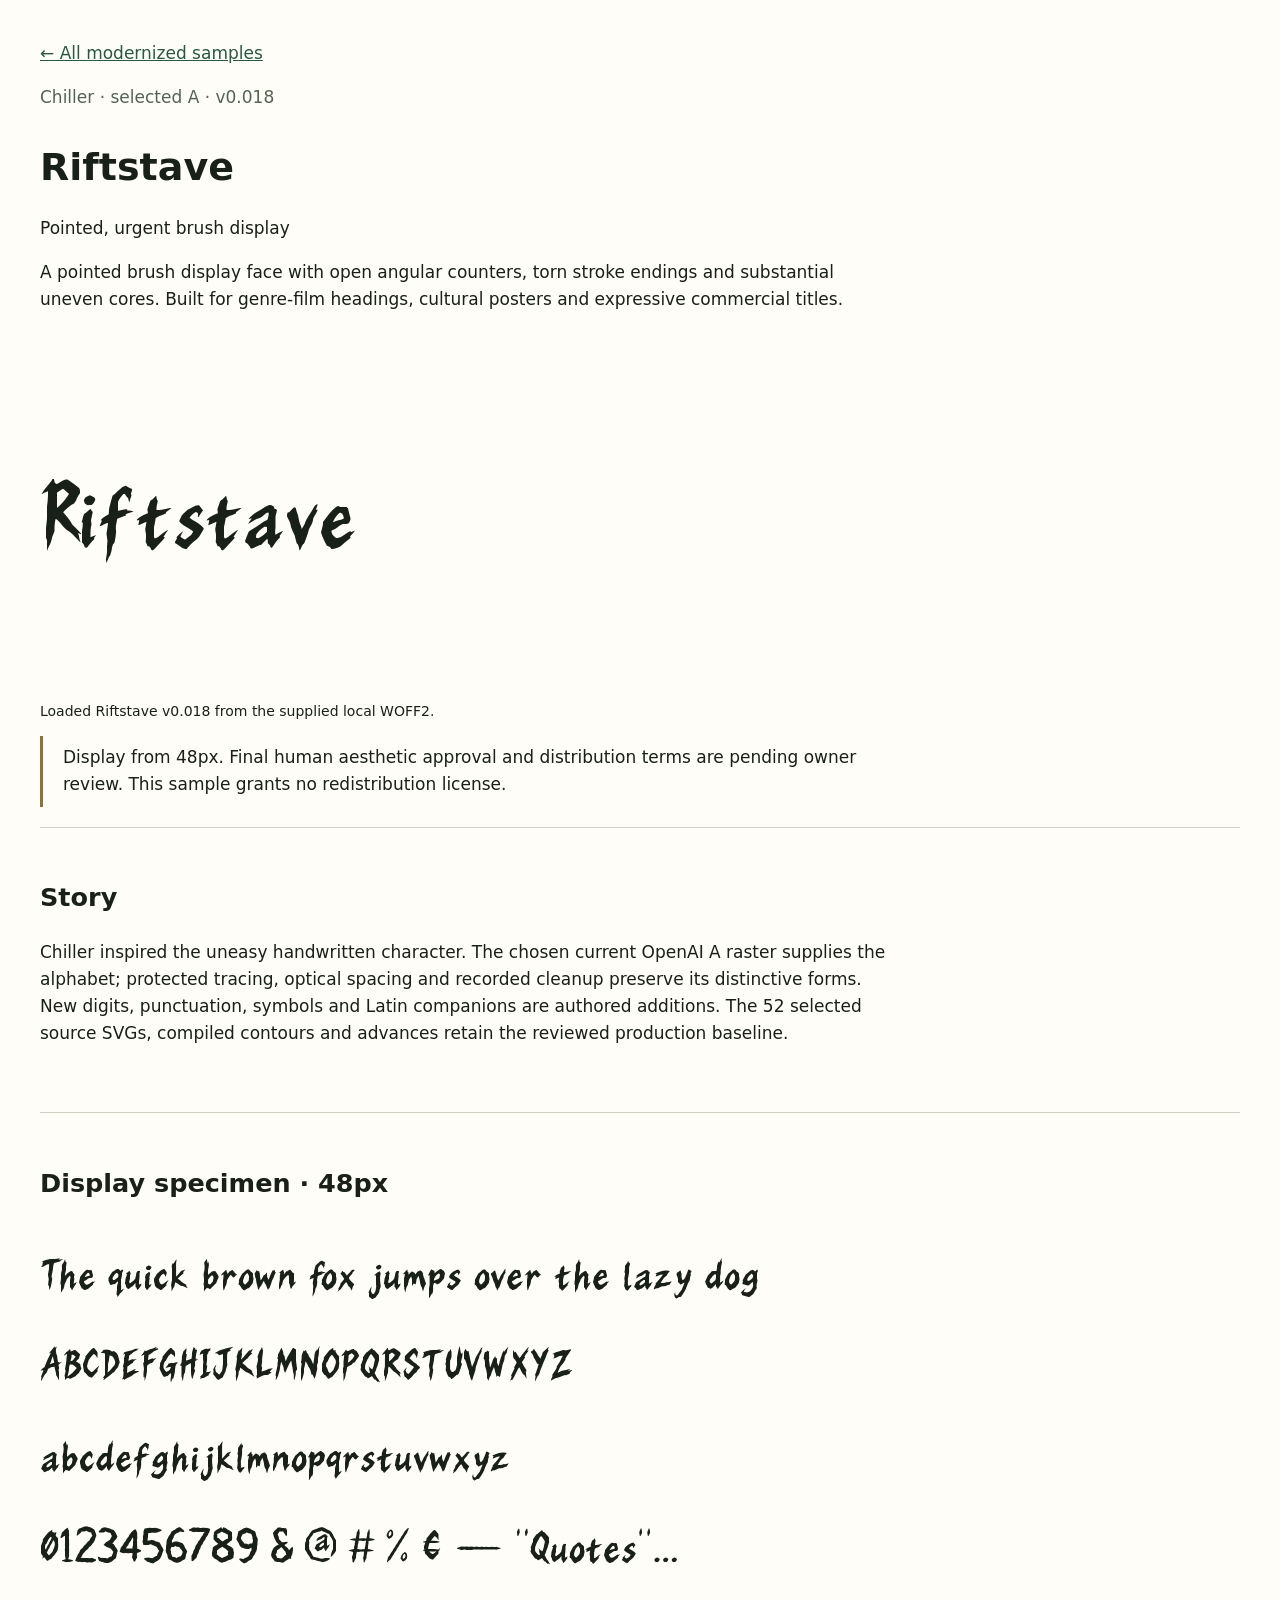
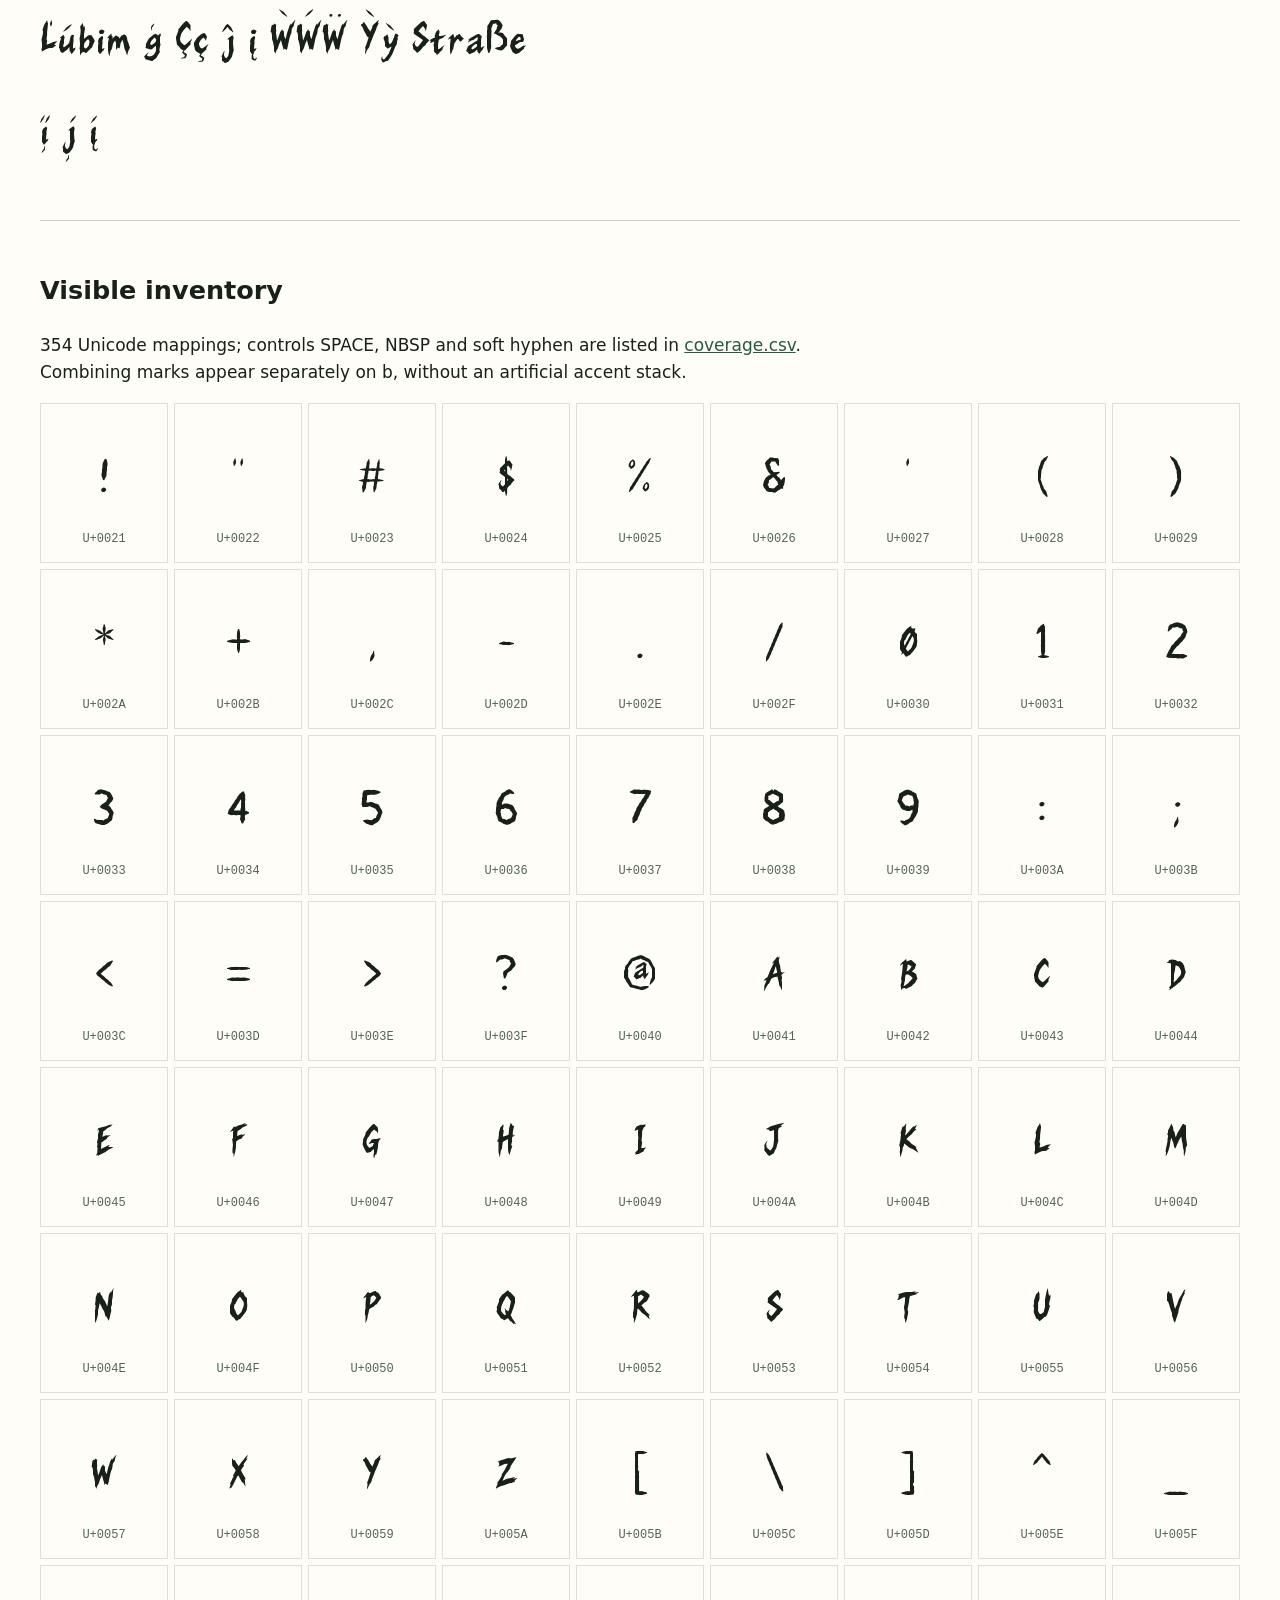
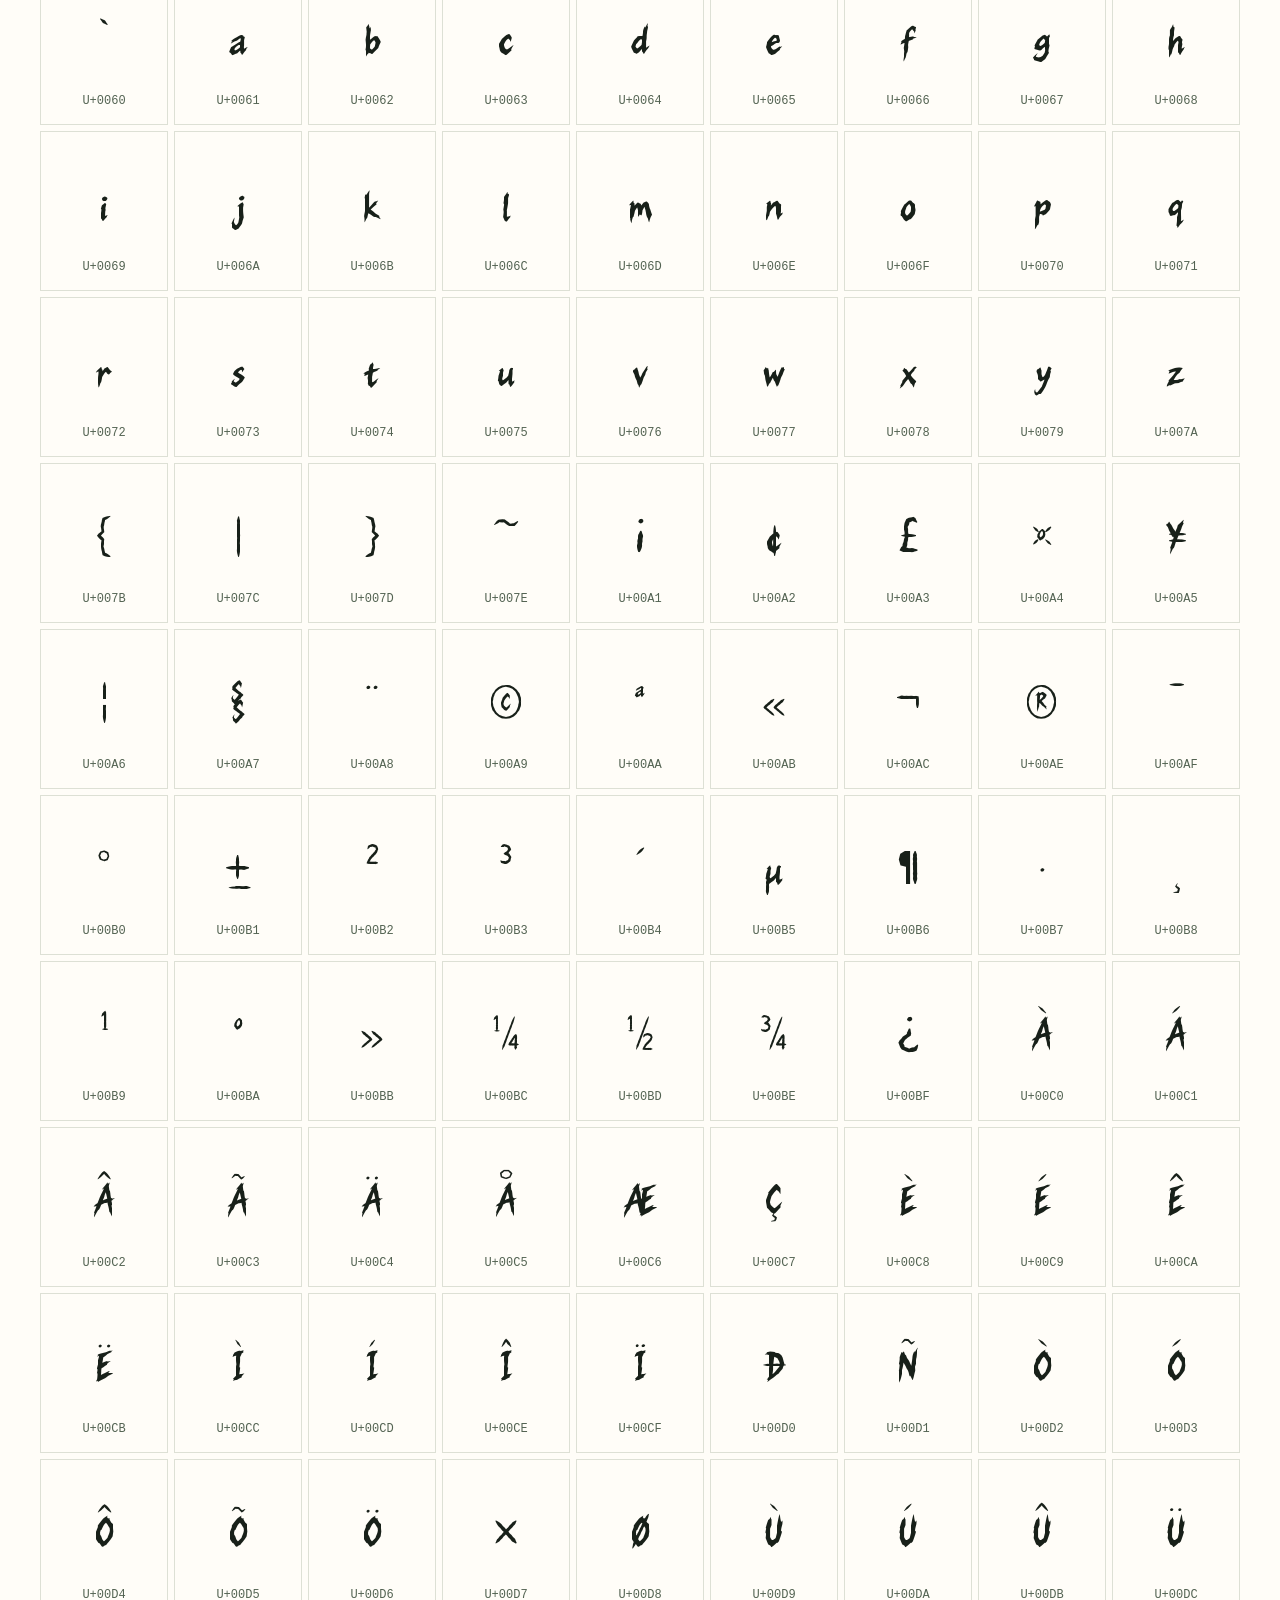
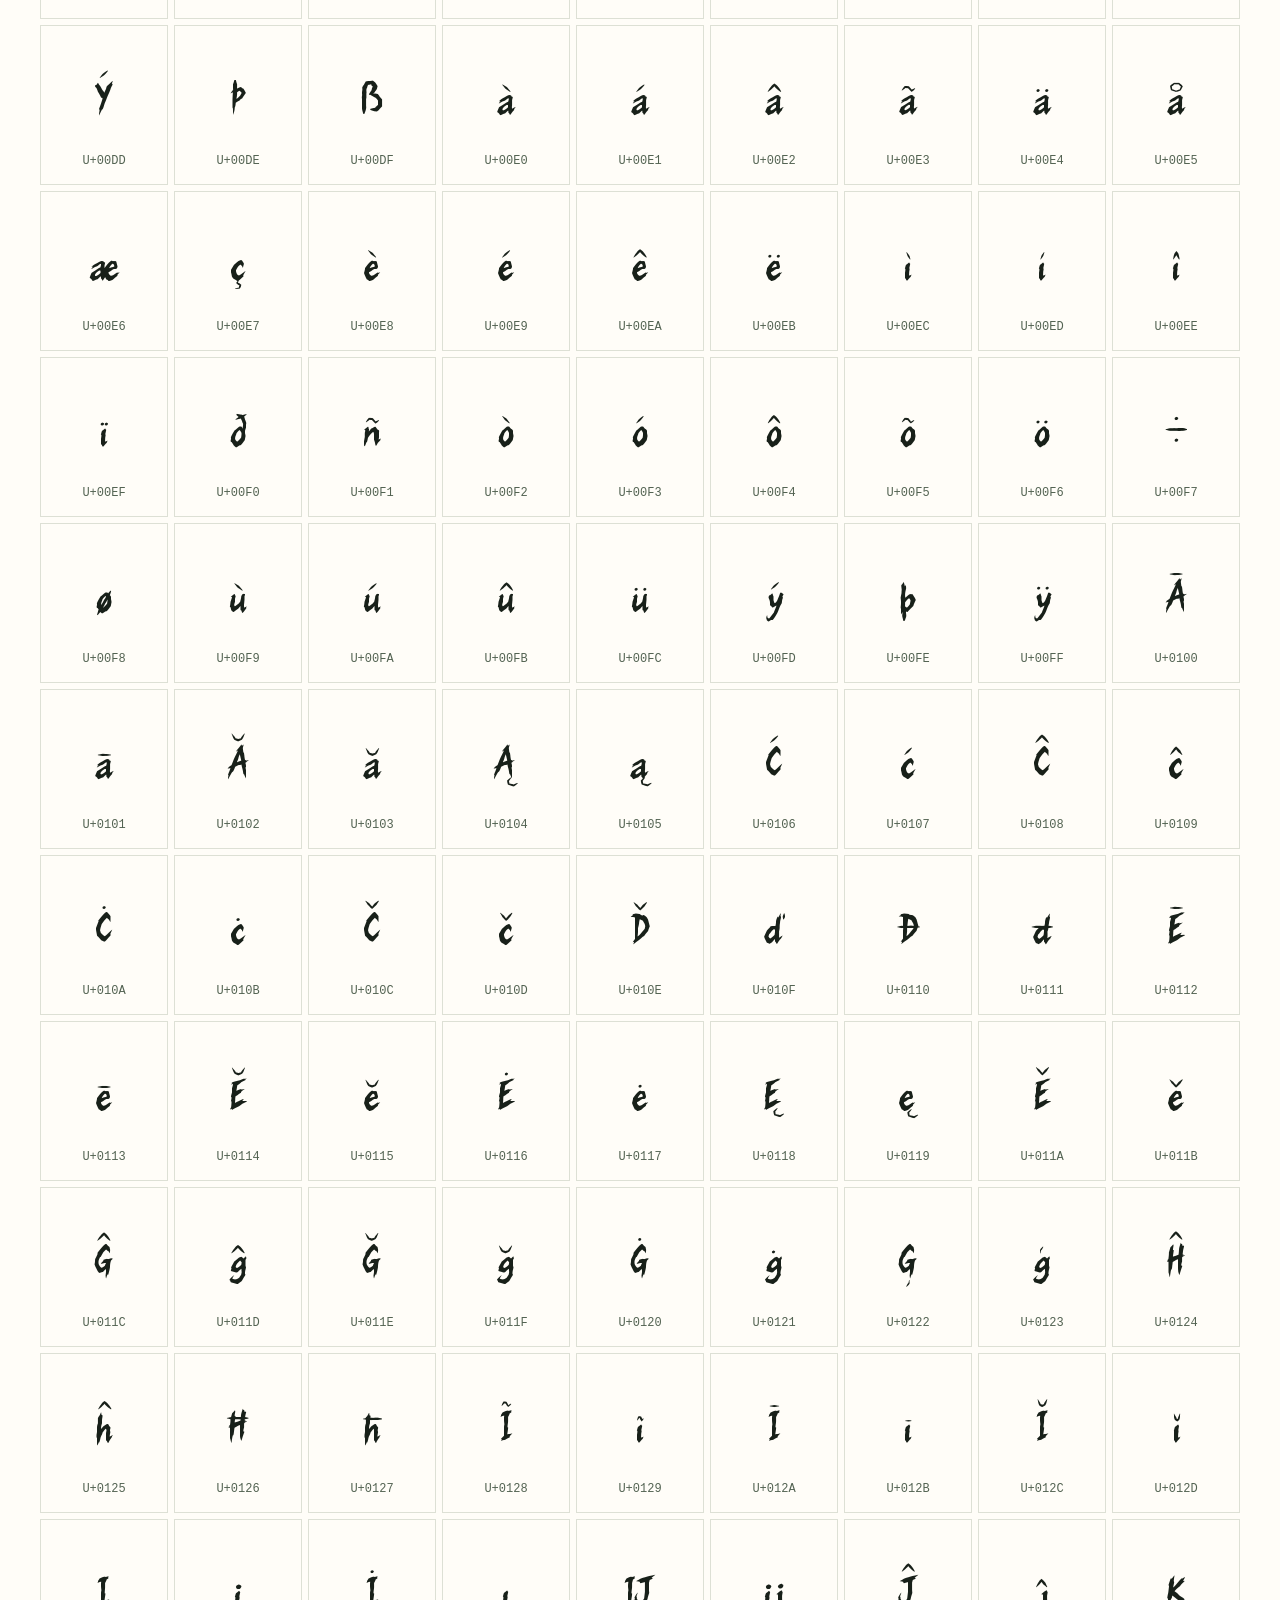
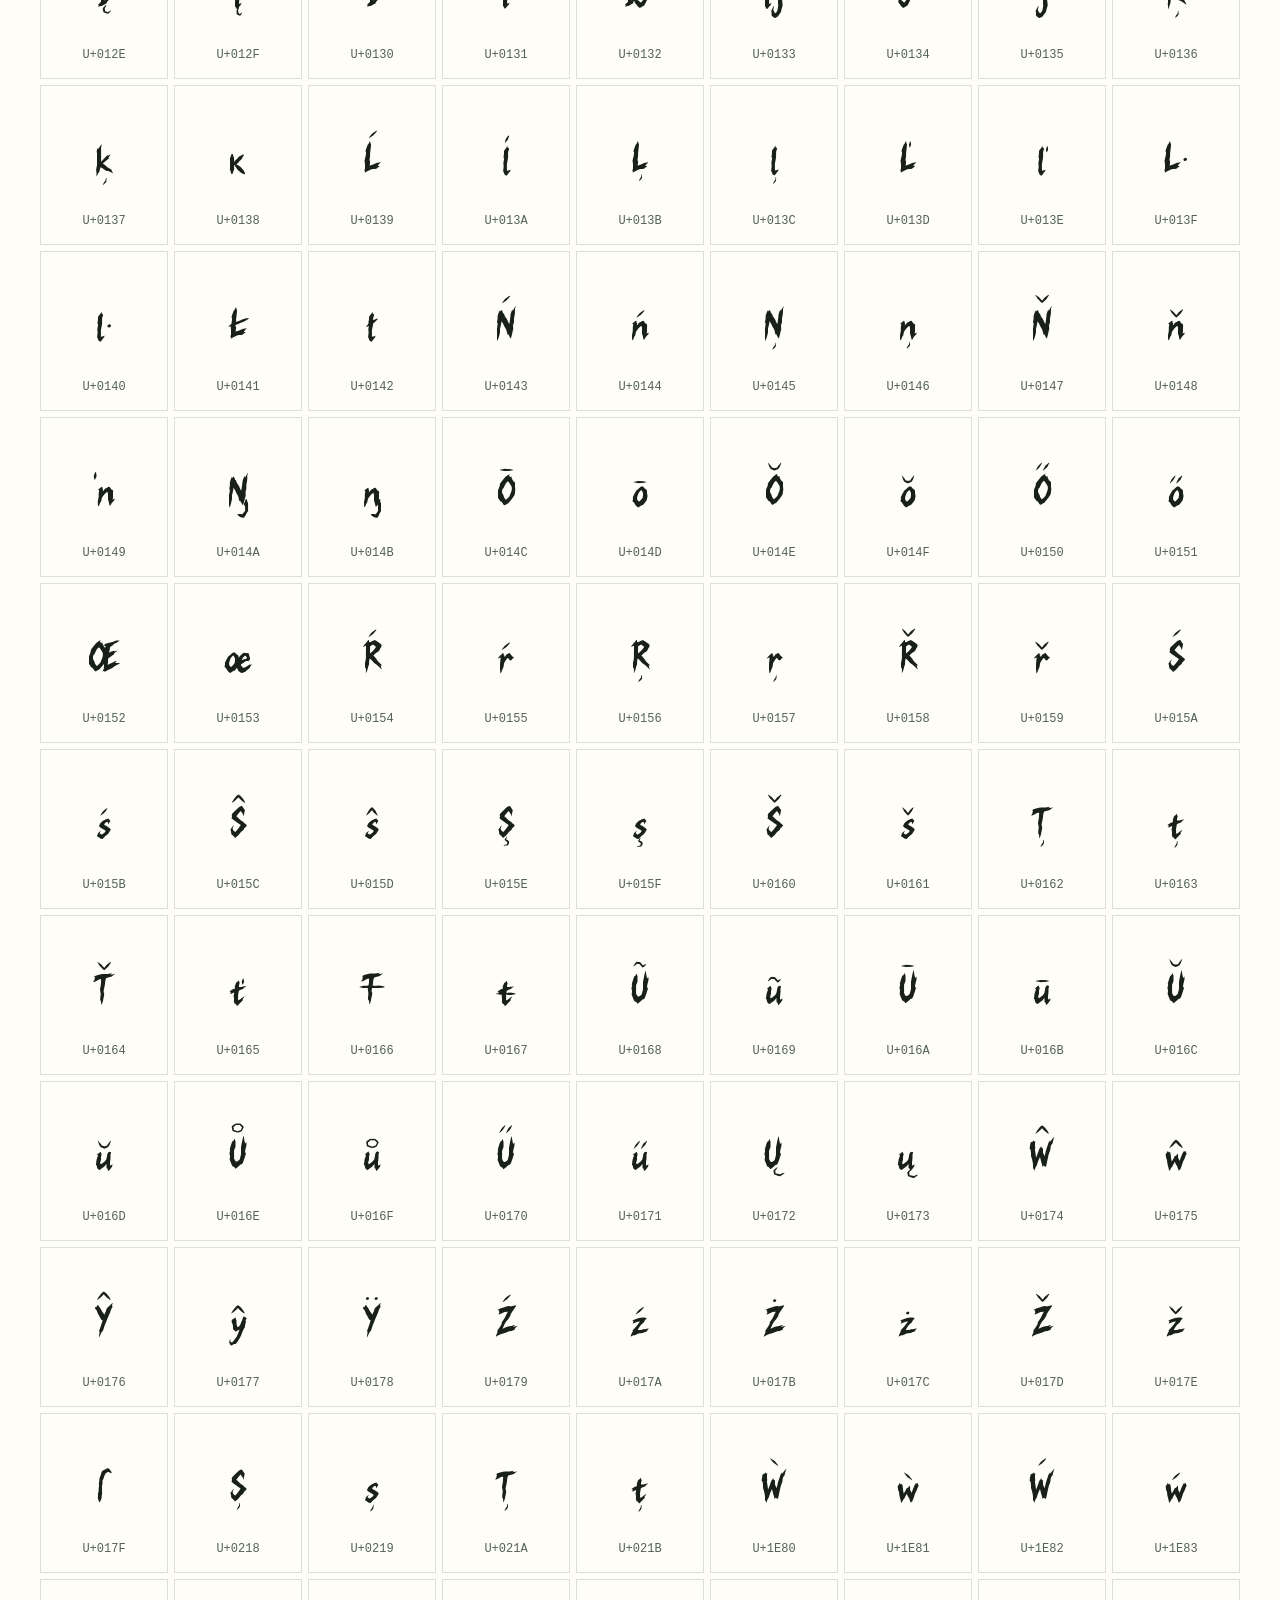
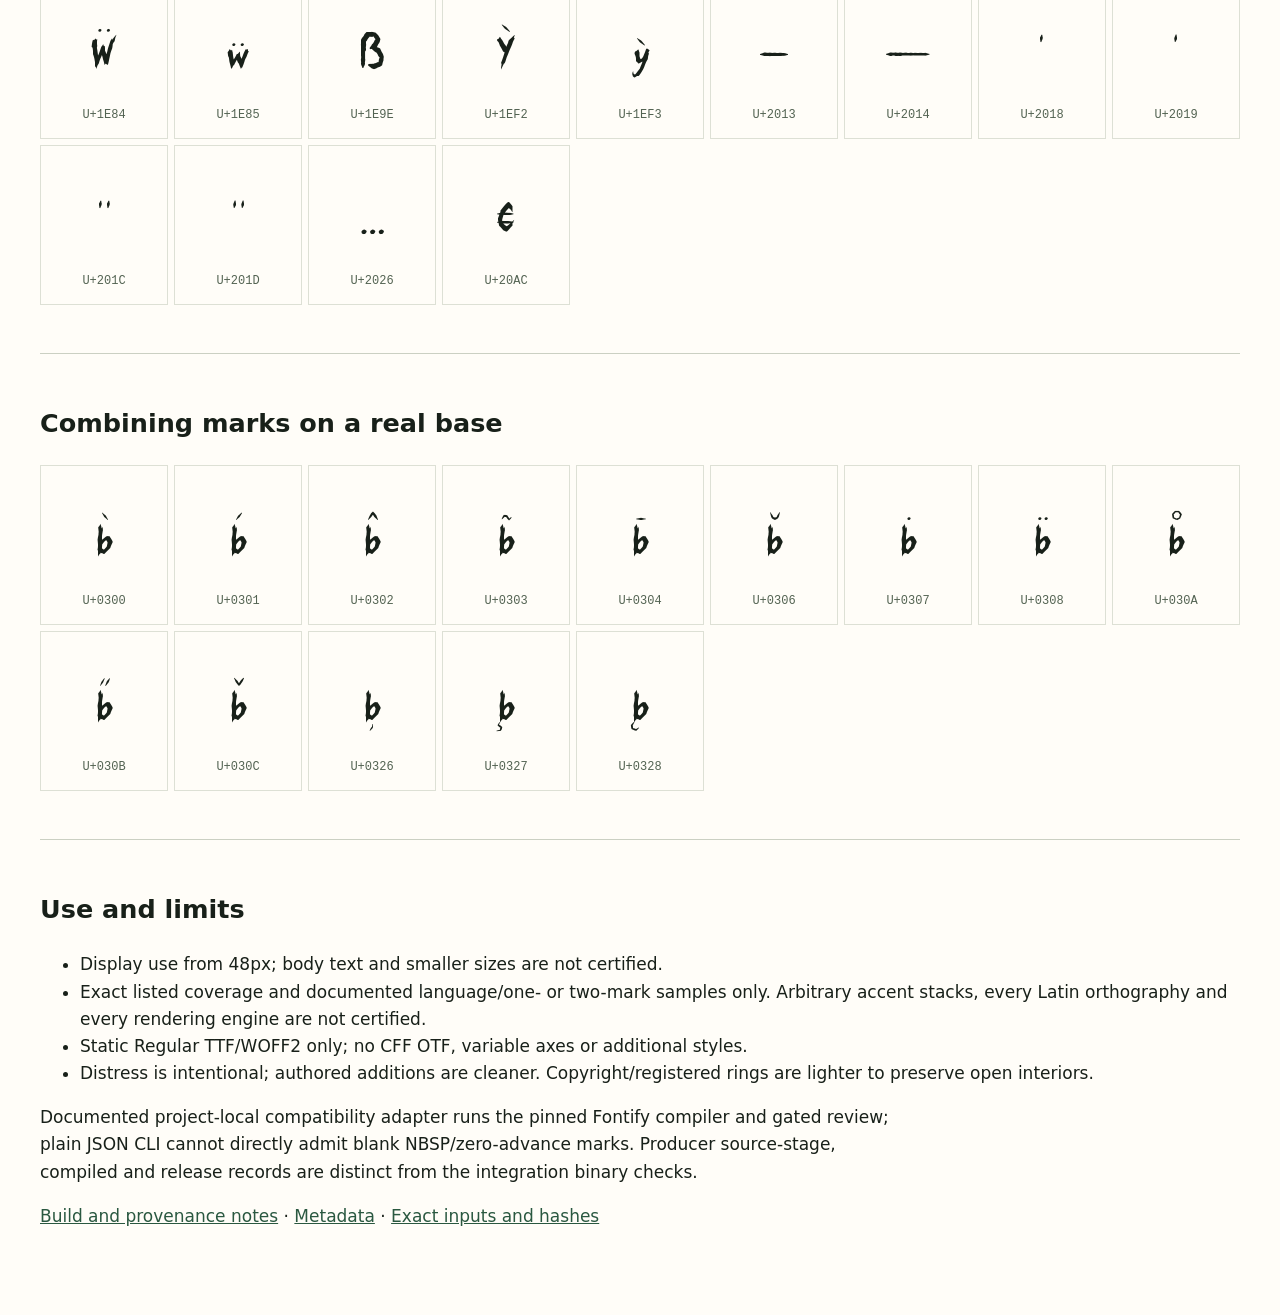
<file: examples/modernized/riftstave/specimen.html>
<!doctype html>
<html lang="en"><meta charset="utf-8"><meta name="viewport" content="width=device-width,initial-scale=1"><title>Riftstave 0.018 · Fontify sample</title><link rel="stylesheet" href="font.css"><style>
*{box-sizing:border-box}body{margin:0;background:#fffdf8;color:#182019;font:17px/1.6 system-ui,sans-serif}main{max-width:1450px;margin:auto;padding:40px}h1,h2,p{max-width:850px}h1{font-size:38px;margin-bottom:4px}a{color:#2a5840}.eyebrow,small{color:#536352}.sample{font-size:48px;overflow-wrap:anywhere}.hero{font-size:clamp(48px,8vw,100px)}.panel{border-top:1px solid #cbd0c3;padding:28px 0;margin-top:20px}.grid{display:grid;grid-template-columns:repeat(auto-fill,minmax(125px,1fr));gap:6px}.cell{border:1px solid #dde0d5;min-height:160px;text-align:center;padding:12px 8px;overflow:visible}.cell span{display:block;font-family:'Riftstave';font-size:48px;line-height:2.4}small{display:block;font:12px/1.4 monospace}.notice{border-left:3px solid #8c723a;padding:8px 20px}#status{font:14px system-ui}@media(max-width:600px){main{padding:20px}}
</style><main><a href="../index.html">← All modernized samples</a><p class="eyebrow">Chiller · selected A · v0.018</p><h1>Riftstave</h1><p>Pointed, urgent brush display</p><p>A pointed brush display face with open angular counters, torn stroke endings and substantial uneven cores. Built for genre-film headings, cultural posters and expressive commercial titles.</p><p class="sample hero">Riftstave</p><p id="status" role="status">Loading local WOFF2…</p><p class="notice">Display from 48px. Final human aesthetic approval and distribution terms are pending owner review. This sample grants no redistribution license.</p><section class="panel"><h2>Story</h2><p>Chiller inspired the uneasy handwritten character. The chosen current OpenAI A raster supplies the alphabet; protected tracing, optical spacing and recorded cleanup preserve its distinctive forms. New digits, punctuation, symbols and Latin companions are authored additions. The 52 selected source SVGs, compiled contours and advances retain the reviewed production baseline.</p></section><section class="panel"><h2>Display specimen · 48px</h2><div class="sample" id="live">The quick brown fox jumps over the lazy dog<br>ABCDEFGHIJKLMNOPQRSTUVWXYZ<br>abcdefghijklmnopqrstuvwxyz<br>0123456789 &amp; @ # % € — “Quotes”…<br>Ľúbim ģ Çç ĵ į ẀẂẄ Ỳỳ Straße<br>i̦̋ j̦́ į́</div></section><section class="panel"><h2>Visible inventory</h2><p>354 Unicode mappings; controls SPACE, NBSP and soft hyphen are listed in <a href="coverage.csv">coverage.csv</a>. Combining marks appear separately on b, without an artificial accent stack.</p><div class="grid"><div class="cell"><span>!</span><small>U+0021</small></div><div class="cell"><span>&quot;</span><small>U+0022</small></div><div class="cell"><span>#</span><small>U+0023</small></div><div class="cell"><span>$</span><small>U+0024</small></div><div class="cell"><span>%</span><small>U+0025</small></div><div class="cell"><span>&amp;</span><small>U+0026</small></div><div class="cell"><span>&#x27;</span><small>U+0027</small></div><div class="cell"><span>(</span><small>U+0028</small></div><div class="cell"><span>)</span><small>U+0029</small></div><div class="cell"><span>*</span><small>U+002A</small></div><div class="cell"><span>+</span><small>U+002B</small></div><div class="cell"><span>,</span><small>U+002C</small></div><div class="cell"><span>-</span><small>U+002D</small></div><div class="cell"><span>.</span><small>U+002E</small></div><div class="cell"><span>/</span><small>U+002F</small></div><div class="cell"><span>0</span><small>U+0030</small></div><div class="cell"><span>1</span><small>U+0031</small></div><div class="cell"><span>2</span><small>U+0032</small></div><div class="cell"><span>3</span><small>U+0033</small></div><div class="cell"><span>4</span><small>U+0034</small></div><div class="cell"><span>5</span><small>U+0035</small></div><div class="cell"><span>6</span><small>U+0036</small></div><div class="cell"><span>7</span><small>U+0037</small></div><div class="cell"><span>8</span><small>U+0038</small></div><div class="cell"><span>9</span><small>U+0039</small></div><div class="cell"><span>:</span><small>U+003A</small></div><div class="cell"><span>;</span><small>U+003B</small></div><div class="cell"><span>&lt;</span><small>U+003C</small></div><div class="cell"><span>=</span><small>U+003D</small></div><div class="cell"><span>&gt;</span><small>U+003E</small></div><div class="cell"><span>?</span><small>U+003F</small></div><div class="cell"><span>@</span><small>U+0040</small></div><div class="cell"><span>A</span><small>U+0041</small></div><div class="cell"><span>B</span><small>U+0042</small></div><div class="cell"><span>C</span><small>U+0043</small></div><div class="cell"><span>D</span><small>U+0044</small></div><div class="cell"><span>E</span><small>U+0045</small></div><div class="cell"><span>F</span><small>U+0046</small></div><div class="cell"><span>G</span><small>U+0047</small></div><div class="cell"><span>H</span><small>U+0048</small></div><div class="cell"><span>I</span><small>U+0049</small></div><div class="cell"><span>J</span><small>U+004A</small></div><div class="cell"><span>K</span><small>U+004B</small></div><div class="cell"><span>L</span><small>U+004C</small></div><div class="cell"><span>M</span><small>U+004D</small></div><div class="cell"><span>N</span><small>U+004E</small></div><div class="cell"><span>O</span><small>U+004F</small></div><div class="cell"><span>P</span><small>U+0050</small></div><div class="cell"><span>Q</span><small>U+0051</small></div><div class="cell"><span>R</span><small>U+0052</small></div><div class="cell"><span>S</span><small>U+0053</small></div><div class="cell"><span>T</span><small>U+0054</small></div><div class="cell"><span>U</span><small>U+0055</small></div><div class="cell"><span>V</span><small>U+0056</small></div><div class="cell"><span>W</span><small>U+0057</small></div><div class="cell"><span>X</span><small>U+0058</small></div><div class="cell"><span>Y</span><small>U+0059</small></div><div class="cell"><span>Z</span><small>U+005A</small></div><div class="cell"><span>[</span><small>U+005B</small></div><div class="cell"><span>\</span><small>U+005C</small></div><div class="cell"><span>]</span><small>U+005D</small></div><div class="cell"><span>^</span><small>U+005E</small></div><div class="cell"><span>_</span><small>U+005F</small></div><div class="cell"><span>`</span><small>U+0060</small></div><div class="cell"><span>a</span><small>U+0061</small></div><div class="cell"><span>b</span><small>U+0062</small></div><div class="cell"><span>c</span><small>U+0063</small></div><div class="cell"><span>d</span><small>U+0064</small></div><div class="cell"><span>e</span><small>U+0065</small></div><div class="cell"><span>f</span><small>U+0066</small></div><div class="cell"><span>g</span><small>U+0067</small></div><div class="cell"><span>h</span><small>U+0068</small></div><div class="cell"><span>i</span><small>U+0069</small></div><div class="cell"><span>j</span><small>U+006A</small></div><div class="cell"><span>k</span><small>U+006B</small></div><div class="cell"><span>l</span><small>U+006C</small></div><div class="cell"><span>m</span><small>U+006D</small></div><div class="cell"><span>n</span><small>U+006E</small></div><div class="cell"><span>o</span><small>U+006F</small></div><div class="cell"><span>p</span><small>U+0070</small></div><div class="cell"><span>q</span><small>U+0071</small></div><div class="cell"><span>r</span><small>U+0072</small></div><div class="cell"><span>s</span><small>U+0073</small></div><div class="cell"><span>t</span><small>U+0074</small></div><div class="cell"><span>u</span><small>U+0075</small></div><div class="cell"><span>v</span><small>U+0076</small></div><div class="cell"><span>w</span><small>U+0077</small></div><div class="cell"><span>x</span><small>U+0078</small></div><div class="cell"><span>y</span><small>U+0079</small></div><div class="cell"><span>z</span><small>U+007A</small></div><div class="cell"><span>{</span><small>U+007B</small></div><div class="cell"><span>|</span><small>U+007C</small></div><div class="cell"><span>}</span><small>U+007D</small></div><div class="cell"><span>~</span><small>U+007E</small></div><div class="cell"><span>¡</span><small>U+00A1</small></div><div class="cell"><span>¢</span><small>U+00A2</small></div><div class="cell"><span>£</span><small>U+00A3</small></div><div class="cell"><span>¤</span><small>U+00A4</small></div><div class="cell"><span>¥</span><small>U+00A5</small></div><div class="cell"><span>¦</span><small>U+00A6</small></div><div class="cell"><span>§</span><small>U+00A7</small></div><div class="cell"><span>¨</span><small>U+00A8</small></div><div class="cell"><span>©</span><small>U+00A9</small></div><div class="cell"><span>ª</span><small>U+00AA</small></div><div class="cell"><span>«</span><small>U+00AB</small></div><div class="cell"><span>¬</span><small>U+00AC</small></div><div class="cell"><span>®</span><small>U+00AE</small></div><div class="cell"><span>¯</span><small>U+00AF</small></div><div class="cell"><span>°</span><small>U+00B0</small></div><div class="cell"><span>±</span><small>U+00B1</small></div><div class="cell"><span>²</span><small>U+00B2</small></div><div class="cell"><span>³</span><small>U+00B3</small></div><div class="cell"><span>´</span><small>U+00B4</small></div><div class="cell"><span>µ</span><small>U+00B5</small></div><div class="cell"><span>¶</span><small>U+00B6</small></div><div class="cell"><span>·</span><small>U+00B7</small></div><div class="cell"><span>¸</span><small>U+00B8</small></div><div class="cell"><span>¹</span><small>U+00B9</small></div><div class="cell"><span>º</span><small>U+00BA</small></div><div class="cell"><span>»</span><small>U+00BB</small></div><div class="cell"><span>¼</span><small>U+00BC</small></div><div class="cell"><span>½</span><small>U+00BD</small></div><div class="cell"><span>¾</span><small>U+00BE</small></div><div class="cell"><span>¿</span><small>U+00BF</small></div><div class="cell"><span>À</span><small>U+00C0</small></div><div class="cell"><span>Á</span><small>U+00C1</small></div><div class="cell"><span>Â</span><small>U+00C2</small></div><div class="cell"><span>Ã</span><small>U+00C3</small></div><div class="cell"><span>Ä</span><small>U+00C4</small></div><div class="cell"><span>Å</span><small>U+00C5</small></div><div class="cell"><span>Æ</span><small>U+00C6</small></div><div class="cell"><span>Ç</span><small>U+00C7</small></div><div class="cell"><span>È</span><small>U+00C8</small></div><div class="cell"><span>É</span><small>U+00C9</small></div><div class="cell"><span>Ê</span><small>U+00CA</small></div><div class="cell"><span>Ë</span><small>U+00CB</small></div><div class="cell"><span>Ì</span><small>U+00CC</small></div><div class="cell"><span>Í</span><small>U+00CD</small></div><div class="cell"><span>Î</span><small>U+00CE</small></div><div class="cell"><span>Ï</span><small>U+00CF</small></div><div class="cell"><span>Ð</span><small>U+00D0</small></div><div class="cell"><span>Ñ</span><small>U+00D1</small></div><div class="cell"><span>Ò</span><small>U+00D2</small></div><div class="cell"><span>Ó</span><small>U+00D3</small></div><div class="cell"><span>Ô</span><small>U+00D4</small></div><div class="cell"><span>Õ</span><small>U+00D5</small></div><div class="cell"><span>Ö</span><small>U+00D6</small></div><div class="cell"><span>×</span><small>U+00D7</small></div><div class="cell"><span>Ø</span><small>U+00D8</small></div><div class="cell"><span>Ù</span><small>U+00D9</small></div><div class="cell"><span>Ú</span><small>U+00DA</small></div><div class="cell"><span>Û</span><small>U+00DB</small></div><div class="cell"><span>Ü</span><small>U+00DC</small></div><div class="cell"><span>Ý</span><small>U+00DD</small></div><div class="cell"><span>Þ</span><small>U+00DE</small></div><div class="cell"><span>ß</span><small>U+00DF</small></div><div class="cell"><span>à</span><small>U+00E0</small></div><div class="cell"><span>á</span><small>U+00E1</small></div><div class="cell"><span>â</span><small>U+00E2</small></div><div class="cell"><span>ã</span><small>U+00E3</small></div><div class="cell"><span>ä</span><small>U+00E4</small></div><div class="cell"><span>å</span><small>U+00E5</small></div><div class="cell"><span>æ</span><small>U+00E6</small></div><div class="cell"><span>ç</span><small>U+00E7</small></div><div class="cell"><span>è</span><small>U+00E8</small></div><div class="cell"><span>é</span><small>U+00E9</small></div><div class="cell"><span>ê</span><small>U+00EA</small></div><div class="cell"><span>ë</span><small>U+00EB</small></div><div class="cell"><span>ì</span><small>U+00EC</small></div><div class="cell"><span>í</span><small>U+00ED</small></div><div class="cell"><span>î</span><small>U+00EE</small></div><div class="cell"><span>ï</span><small>U+00EF</small></div><div class="cell"><span>ð</span><small>U+00F0</small></div><div class="cell"><span>ñ</span><small>U+00F1</small></div><div class="cell"><span>ò</span><small>U+00F2</small></div><div class="cell"><span>ó</span><small>U+00F3</small></div><div class="cell"><span>ô</span><small>U+00F4</small></div><div class="cell"><span>õ</span><small>U+00F5</small></div><div class="cell"><span>ö</span><small>U+00F6</small></div><div class="cell"><span>÷</span><small>U+00F7</small></div><div class="cell"><span>ø</span><small>U+00F8</small></div><div class="cell"><span>ù</span><small>U+00F9</small></div><div class="cell"><span>ú</span><small>U+00FA</small></div><div class="cell"><span>û</span><small>U+00FB</small></div><div class="cell"><span>ü</span><small>U+00FC</small></div><div class="cell"><span>ý</span><small>U+00FD</small></div><div class="cell"><span>þ</span><small>U+00FE</small></div><div class="cell"><span>ÿ</span><small>U+00FF</small></div><div class="cell"><span>Ā</span><small>U+0100</small></div><div class="cell"><span>ā</span><small>U+0101</small></div><div class="cell"><span>Ă</span><small>U+0102</small></div><div class="cell"><span>ă</span><small>U+0103</small></div><div class="cell"><span>Ą</span><small>U+0104</small></div><div class="cell"><span>ą</span><small>U+0105</small></div><div class="cell"><span>Ć</span><small>U+0106</small></div><div class="cell"><span>ć</span><small>U+0107</small></div><div class="cell"><span>Ĉ</span><small>U+0108</small></div><div class="cell"><span>ĉ</span><small>U+0109</small></div><div class="cell"><span>Ċ</span><small>U+010A</small></div><div class="cell"><span>ċ</span><small>U+010B</small></div><div class="cell"><span>Č</span><small>U+010C</small></div><div class="cell"><span>č</span><small>U+010D</small></div><div class="cell"><span>Ď</span><small>U+010E</small></div><div class="cell"><span>ď</span><small>U+010F</small></div><div class="cell"><span>Đ</span><small>U+0110</small></div><div class="cell"><span>đ</span><small>U+0111</small></div><div class="cell"><span>Ē</span><small>U+0112</small></div><div class="cell"><span>ē</span><small>U+0113</small></div><div class="cell"><span>Ĕ</span><small>U+0114</small></div><div class="cell"><span>ĕ</span><small>U+0115</small></div><div class="cell"><span>Ė</span><small>U+0116</small></div><div class="cell"><span>ė</span><small>U+0117</small></div><div class="cell"><span>Ę</span><small>U+0118</small></div><div class="cell"><span>ę</span><small>U+0119</small></div><div class="cell"><span>Ě</span><small>U+011A</small></div><div class="cell"><span>ě</span><small>U+011B</small></div><div class="cell"><span>Ĝ</span><small>U+011C</small></div><div class="cell"><span>ĝ</span><small>U+011D</small></div><div class="cell"><span>Ğ</span><small>U+011E</small></div><div class="cell"><span>ğ</span><small>U+011F</small></div><div class="cell"><span>Ġ</span><small>U+0120</small></div><div class="cell"><span>ġ</span><small>U+0121</small></div><div class="cell"><span>Ģ</span><small>U+0122</small></div><div class="cell"><span>ģ</span><small>U+0123</small></div><div class="cell"><span>Ĥ</span><small>U+0124</small></div><div class="cell"><span>ĥ</span><small>U+0125</small></div><div class="cell"><span>Ħ</span><small>U+0126</small></div><div class="cell"><span>ħ</span><small>U+0127</small></div><div class="cell"><span>Ĩ</span><small>U+0128</small></div><div class="cell"><span>ĩ</span><small>U+0129</small></div><div class="cell"><span>Ī</span><small>U+012A</small></div><div class="cell"><span>ī</span><small>U+012B</small></div><div class="cell"><span>Ĭ</span><small>U+012C</small></div><div class="cell"><span>ĭ</span><small>U+012D</small></div><div class="cell"><span>Į</span><small>U+012E</small></div><div class="cell"><span>į</span><small>U+012F</small></div><div class="cell"><span>İ</span><small>U+0130</small></div><div class="cell"><span>ı</span><small>U+0131</small></div><div class="cell"><span>Ĳ</span><small>U+0132</small></div><div class="cell"><span>ĳ</span><small>U+0133</small></div><div class="cell"><span>Ĵ</span><small>U+0134</small></div><div class="cell"><span>ĵ</span><small>U+0135</small></div><div class="cell"><span>Ķ</span><small>U+0136</small></div><div class="cell"><span>ķ</span><small>U+0137</small></div><div class="cell"><span>ĸ</span><small>U+0138</small></div><div class="cell"><span>Ĺ</span><small>U+0139</small></div><div class="cell"><span>ĺ</span><small>U+013A</small></div><div class="cell"><span>Ļ</span><small>U+013B</small></div><div class="cell"><span>ļ</span><small>U+013C</small></div><div class="cell"><span>Ľ</span><small>U+013D</small></div><div class="cell"><span>ľ</span><small>U+013E</small></div><div class="cell"><span>Ŀ</span><small>U+013F</small></div><div class="cell"><span>ŀ</span><small>U+0140</small></div><div class="cell"><span>Ł</span><small>U+0141</small></div><div class="cell"><span>ł</span><small>U+0142</small></div><div class="cell"><span>Ń</span><small>U+0143</small></div><div class="cell"><span>ń</span><small>U+0144</small></div><div class="cell"><span>Ņ</span><small>U+0145</small></div><div class="cell"><span>ņ</span><small>U+0146</small></div><div class="cell"><span>Ň</span><small>U+0147</small></div><div class="cell"><span>ň</span><small>U+0148</small></div><div class="cell"><span>ŉ</span><small>U+0149</small></div><div class="cell"><span>Ŋ</span><small>U+014A</small></div><div class="cell"><span>ŋ</span><small>U+014B</small></div><div class="cell"><span>Ō</span><small>U+014C</small></div><div class="cell"><span>ō</span><small>U+014D</small></div><div class="cell"><span>Ŏ</span><small>U+014E</small></div><div class="cell"><span>ŏ</span><small>U+014F</small></div><div class="cell"><span>Ő</span><small>U+0150</small></div><div class="cell"><span>ő</span><small>U+0151</small></div><div class="cell"><span>Œ</span><small>U+0152</small></div><div class="cell"><span>œ</span><small>U+0153</small></div><div class="cell"><span>Ŕ</span><small>U+0154</small></div><div class="cell"><span>ŕ</span><small>U+0155</small></div><div class="cell"><span>Ŗ</span><small>U+0156</small></div><div class="cell"><span>ŗ</span><small>U+0157</small></div><div class="cell"><span>Ř</span><small>U+0158</small></div><div class="cell"><span>ř</span><small>U+0159</small></div><div class="cell"><span>Ś</span><small>U+015A</small></div><div class="cell"><span>ś</span><small>U+015B</small></div><div class="cell"><span>Ŝ</span><small>U+015C</small></div><div class="cell"><span>ŝ</span><small>U+015D</small></div><div class="cell"><span>Ş</span><small>U+015E</small></div><div class="cell"><span>ş</span><small>U+015F</small></div><div class="cell"><span>Š</span><small>U+0160</small></div><div class="cell"><span>š</span><small>U+0161</small></div><div class="cell"><span>Ţ</span><small>U+0162</small></div><div class="cell"><span>ţ</span><small>U+0163</small></div><div class="cell"><span>Ť</span><small>U+0164</small></div><div class="cell"><span>ť</span><small>U+0165</small></div><div class="cell"><span>Ŧ</span><small>U+0166</small></div><div class="cell"><span>ŧ</span><small>U+0167</small></div><div class="cell"><span>Ũ</span><small>U+0168</small></div><div class="cell"><span>ũ</span><small>U+0169</small></div><div class="cell"><span>Ū</span><small>U+016A</small></div><div class="cell"><span>ū</span><small>U+016B</small></div><div class="cell"><span>Ŭ</span><small>U+016C</small></div><div class="cell"><span>ŭ</span><small>U+016D</small></div><div class="cell"><span>Ů</span><small>U+016E</small></div><div class="cell"><span>ů</span><small>U+016F</small></div><div class="cell"><span>Ű</span><small>U+0170</small></div><div class="cell"><span>ű</span><small>U+0171</small></div><div class="cell"><span>Ų</span><small>U+0172</small></div><div class="cell"><span>ų</span><small>U+0173</small></div><div class="cell"><span>Ŵ</span><small>U+0174</small></div><div class="cell"><span>ŵ</span><small>U+0175</small></div><div class="cell"><span>Ŷ</span><small>U+0176</small></div><div class="cell"><span>ŷ</span><small>U+0177</small></div><div class="cell"><span>Ÿ</span><small>U+0178</small></div><div class="cell"><span>Ź</span><small>U+0179</small></div><div class="cell"><span>ź</span><small>U+017A</small></div><div class="cell"><span>Ż</span><small>U+017B</small></div><div class="cell"><span>ż</span><small>U+017C</small></div><div class="cell"><span>Ž</span><small>U+017D</small></div><div class="cell"><span>ž</span><small>U+017E</small></div><div class="cell"><span>ſ</span><small>U+017F</small></div><div class="cell"><span>Ș</span><small>U+0218</small></div><div class="cell"><span>ș</span><small>U+0219</small></div><div class="cell"><span>Ț</span><small>U+021A</small></div><div class="cell"><span>ț</span><small>U+021B</small></div><div class="cell"><span>Ẁ</span><small>U+1E80</small></div><div class="cell"><span>ẁ</span><small>U+1E81</small></div><div class="cell"><span>Ẃ</span><small>U+1E82</small></div><div class="cell"><span>ẃ</span><small>U+1E83</small></div><div class="cell"><span>Ẅ</span><small>U+1E84</small></div><div class="cell"><span>ẅ</span><small>U+1E85</small></div><div class="cell"><span>ẞ</span><small>U+1E9E</small></div><div class="cell"><span>Ỳ</span><small>U+1EF2</small></div><div class="cell"><span>ỳ</span><small>U+1EF3</small></div><div class="cell"><span>–</span><small>U+2013</small></div><div class="cell"><span>—</span><small>U+2014</small></div><div class="cell"><span>‘</span><small>U+2018</small></div><div class="cell"><span>’</span><small>U+2019</small></div><div class="cell"><span>“</span><small>U+201C</small></div><div class="cell"><span>”</span><small>U+201D</small></div><div class="cell"><span>…</span><small>U+2026</small></div><div class="cell"><span>€</span><small>U+20AC</small></div></div></section><section class="panel"><h2>Combining marks on a real base</h2><div class="grid"><div class="cell"><span>b̀</span><small>U+0300</small></div><div class="cell"><span>b́</span><small>U+0301</small></div><div class="cell"><span>b̂</span><small>U+0302</small></div><div class="cell"><span>b̃</span><small>U+0303</small></div><div class="cell"><span>b̄</span><small>U+0304</small></div><div class="cell"><span>b̆</span><small>U+0306</small></div><div class="cell"><span>ḃ</span><small>U+0307</small></div><div class="cell"><span>b̈</span><small>U+0308</small></div><div class="cell"><span>b̊</span><small>U+030A</small></div><div class="cell"><span>b̋</span><small>U+030B</small></div><div class="cell"><span>b̌</span><small>U+030C</small></div><div class="cell"><span>b̦</span><small>U+0326</small></div><div class="cell"><span>b̧</span><small>U+0327</small></div><div class="cell"><span>b̨</span><small>U+0328</small></div></div></section><section class="panel"><h2>Use and limits</h2><ul><li>Display use from 48px; body text and smaller sizes are not certified.</li><li>Exact listed coverage and documented language/one- or two-mark samples only. Arbitrary accent stacks, every Latin orthography and every rendering engine are not certified.</li><li>Static Regular TTF/WOFF2 only; no CFF OTF, variable axes or additional styles.</li><li>Distress is intentional; authored additions are cleaner. Copyright/registered rings are lighter to preserve open interiors.</li></ul><p>Documented project-local compatibility adapter runs the pinned Fontify compiler and gated review; plain JSON CLI cannot directly admit blank NBSP/zero-advance marks. Producer source-stage, compiled and release records are distinct from the integration binary checks.</p><p><a href="README.md">Build and provenance notes</a> · <a href="metadata.json">Metadata</a> · <a href="provenance.json">Exact inputs and hashes</a></p></section></main><script>
document.fonts.load('48px "Riftstave"').then(f=>{document.getElementById('status').textContent=f.length?'Loaded Riftstave v0.018 from the supplied local WOFF2.':'Font failed to load.';if(!f.length)document.body.dataset.fontError='true';}).catch(()=>{document.getElementById('status').textContent='Font failed to load.';document.body.dataset.fontError='true';});
</script></html>
</file>
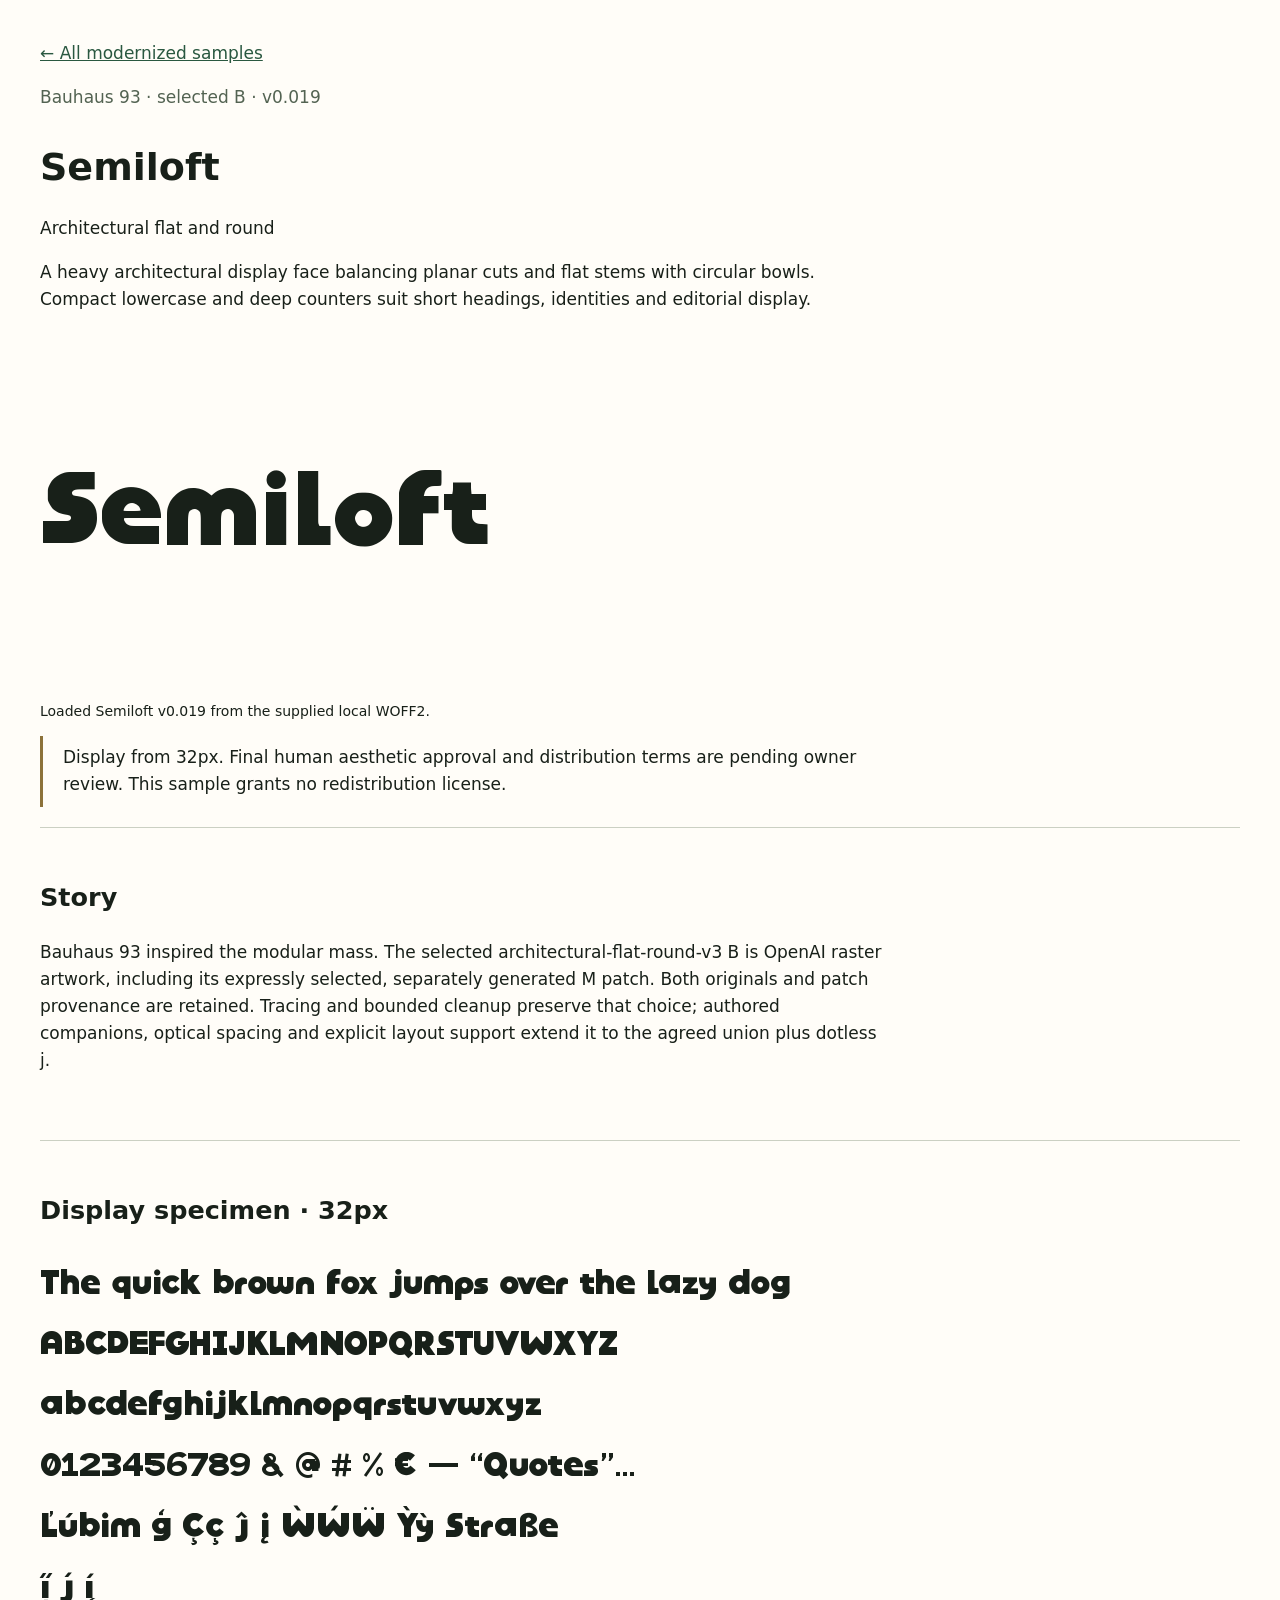
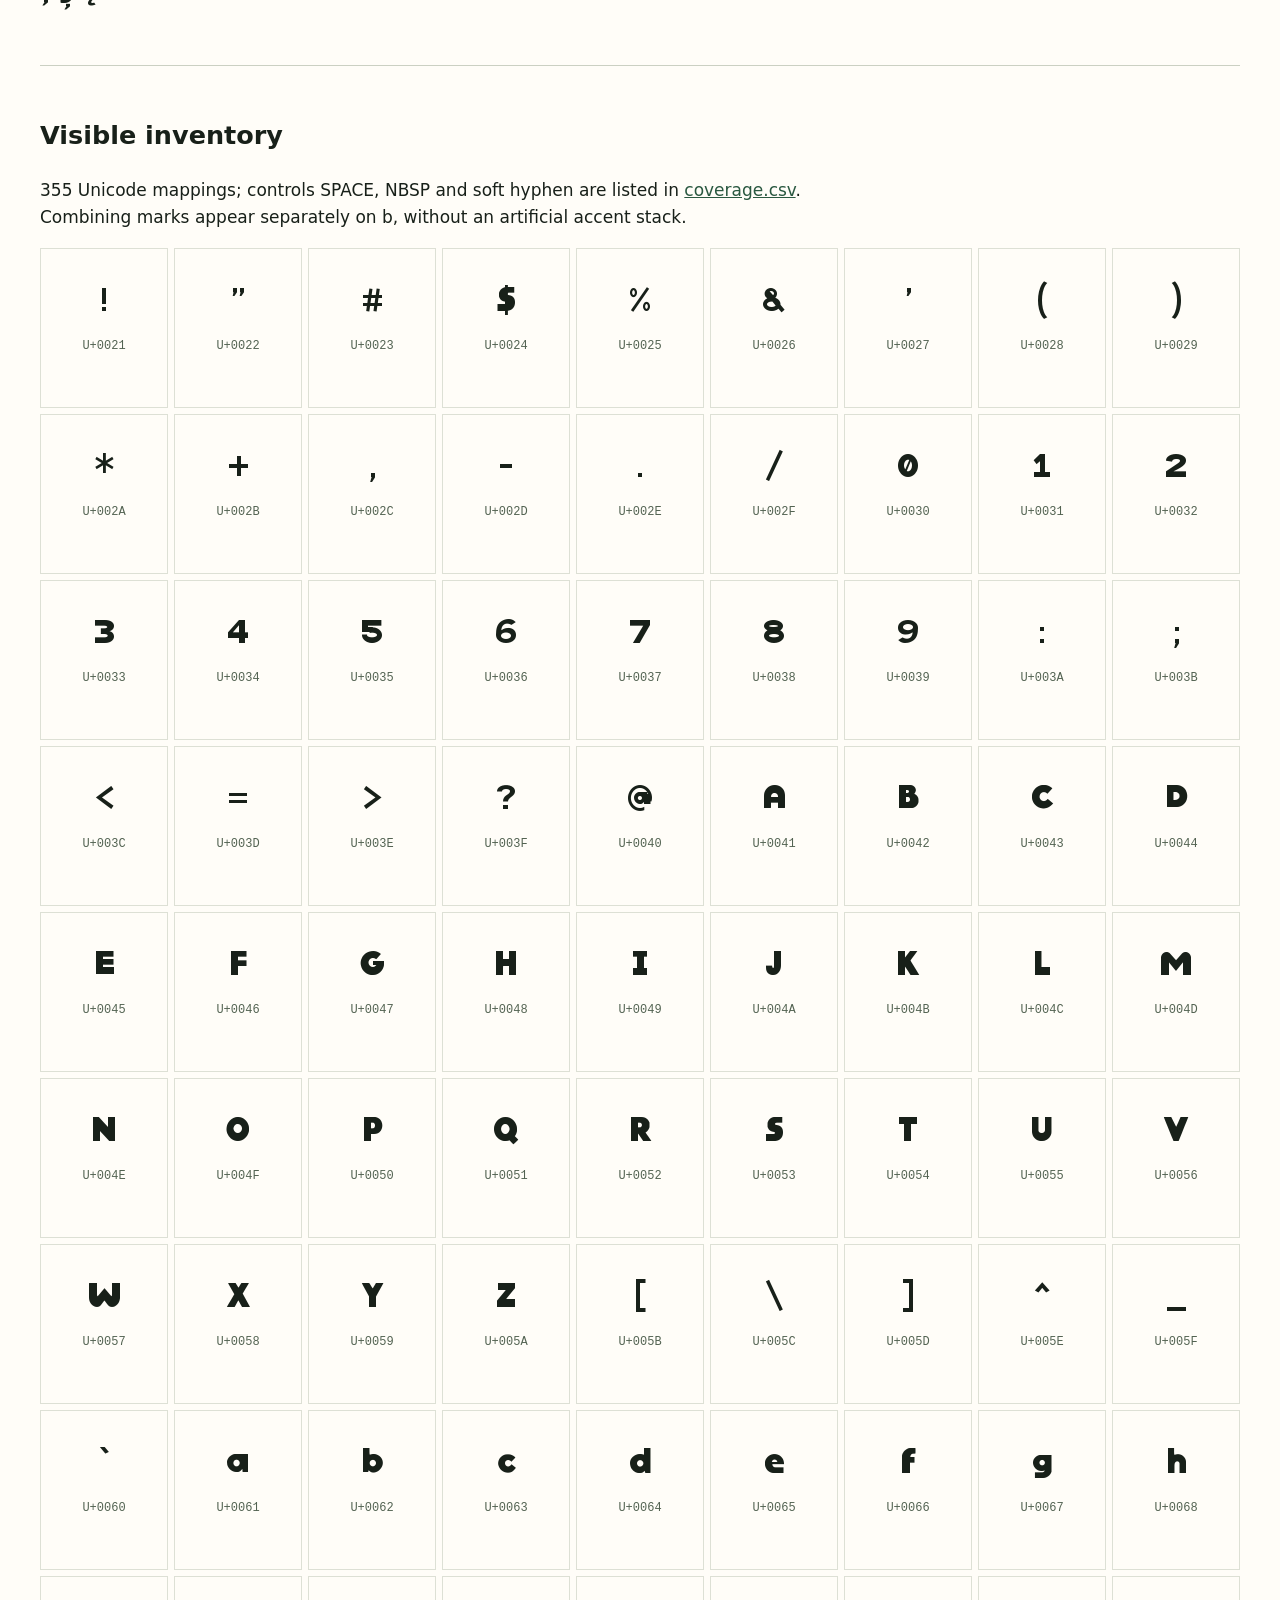
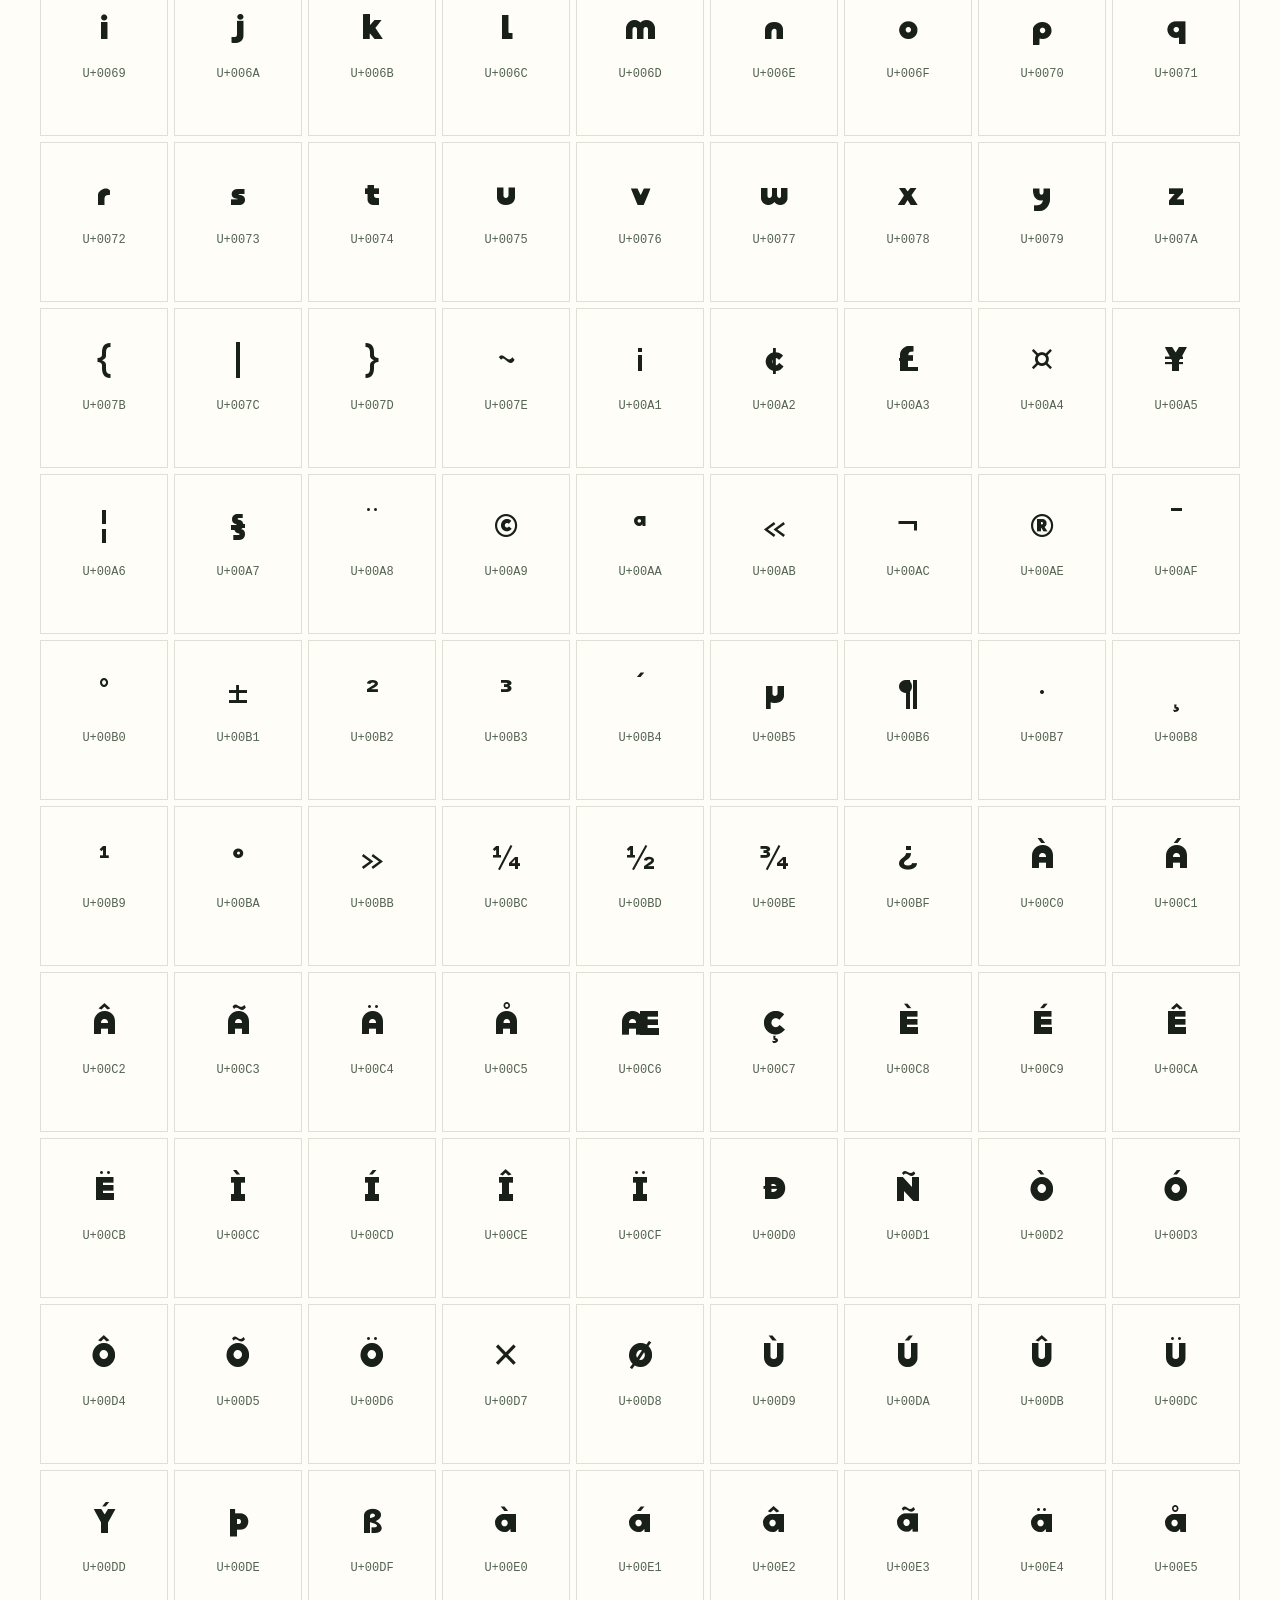
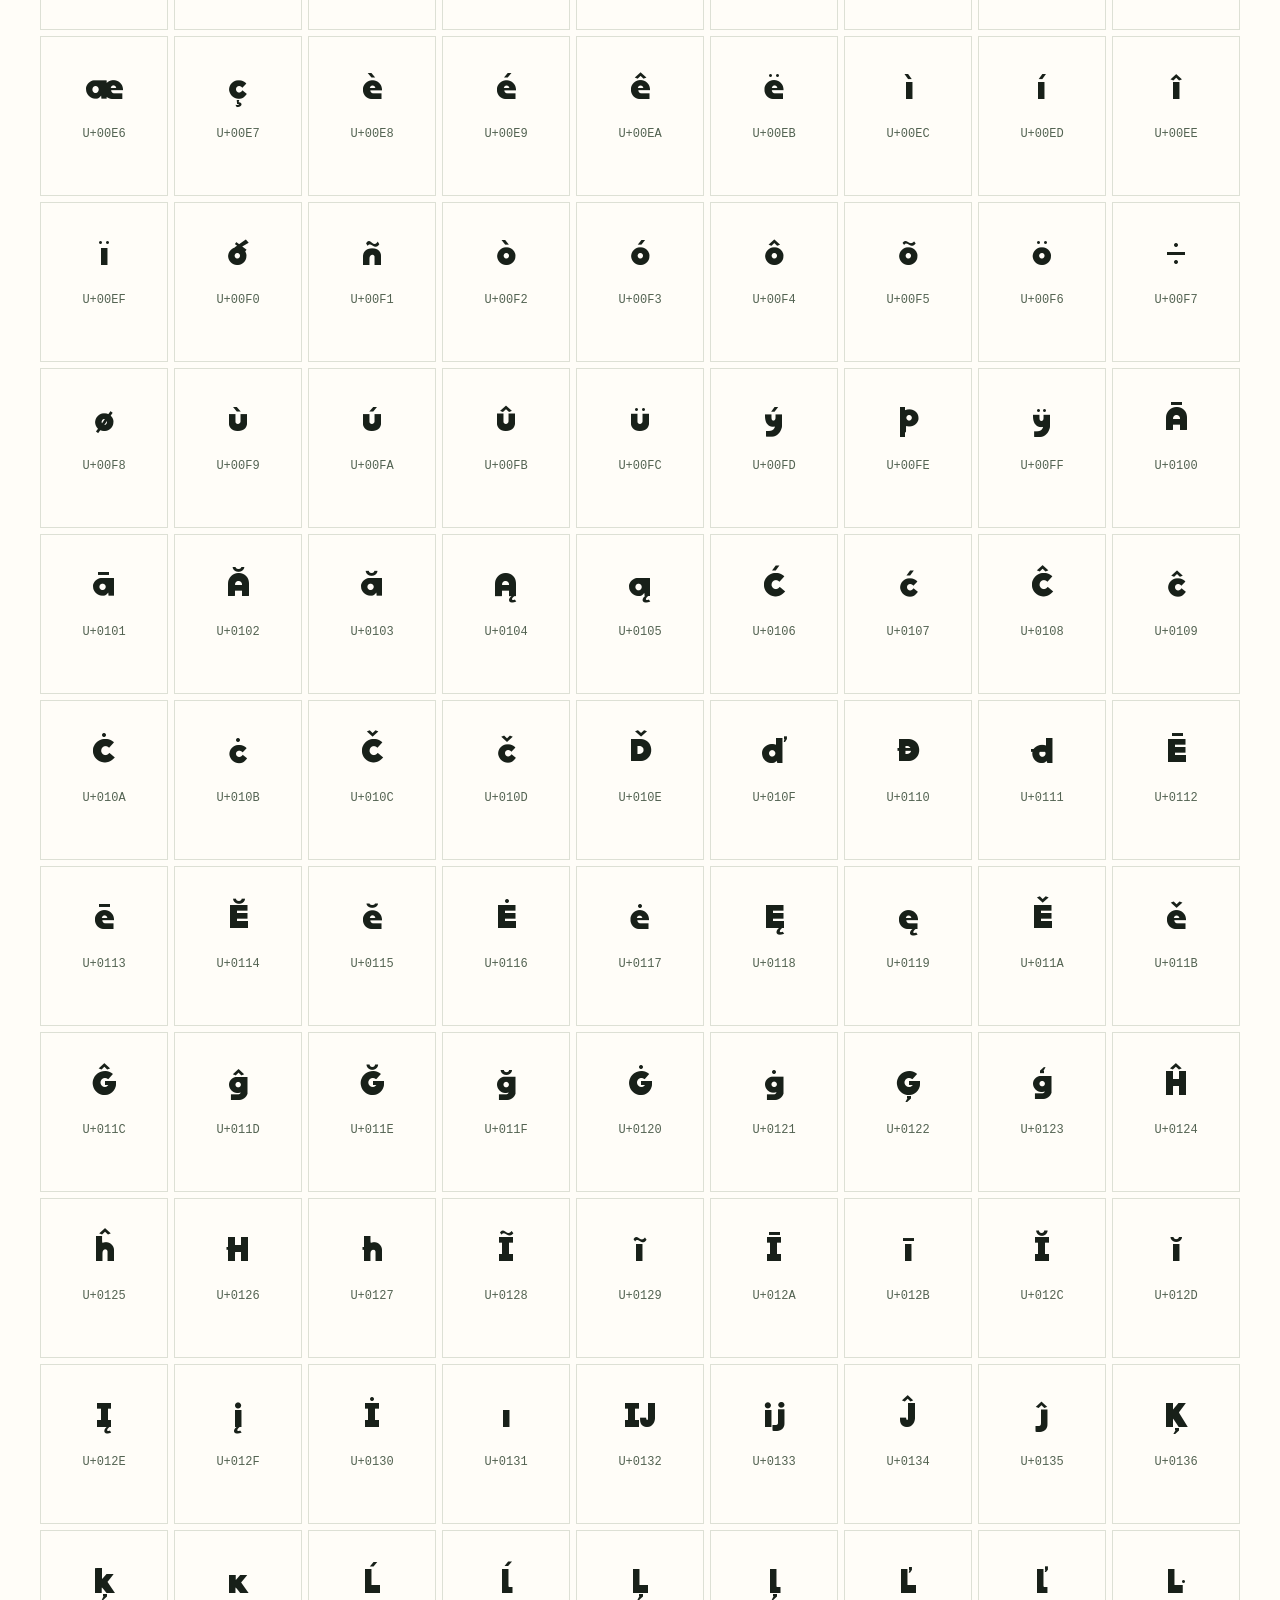
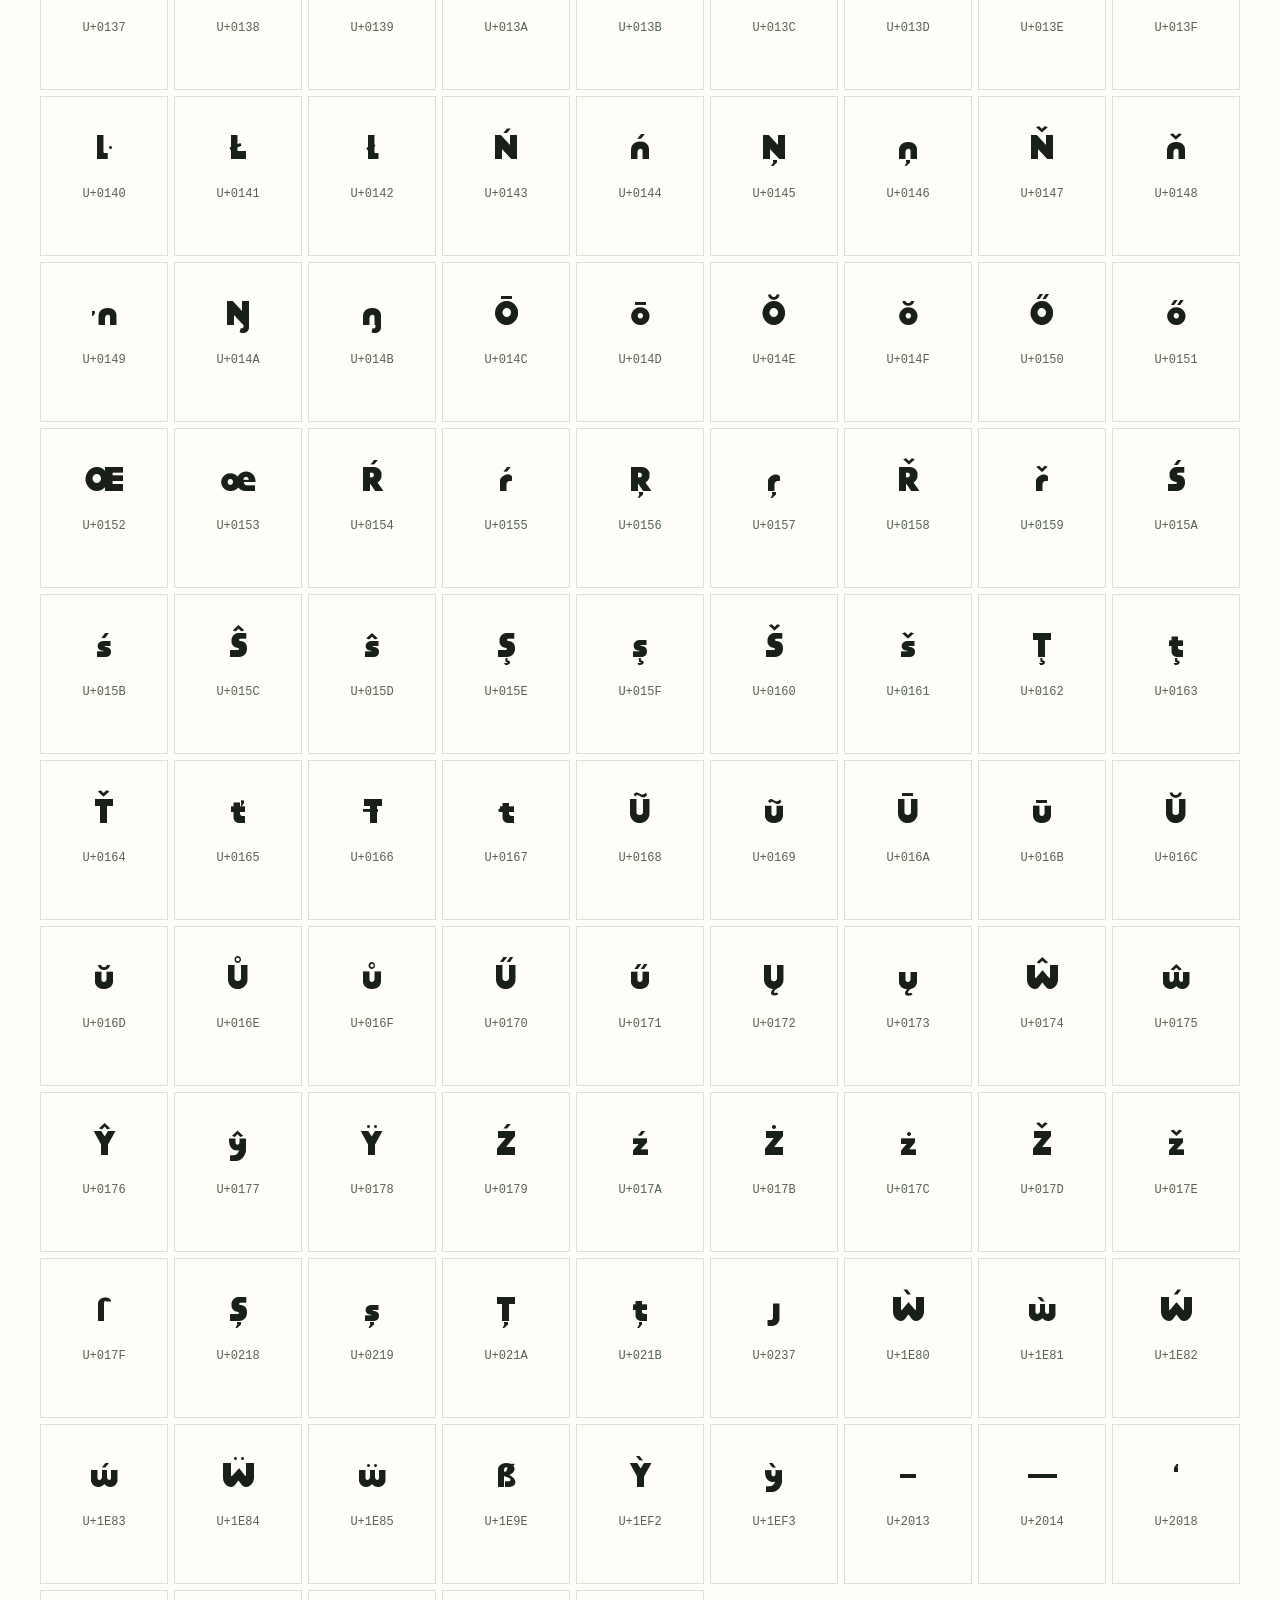
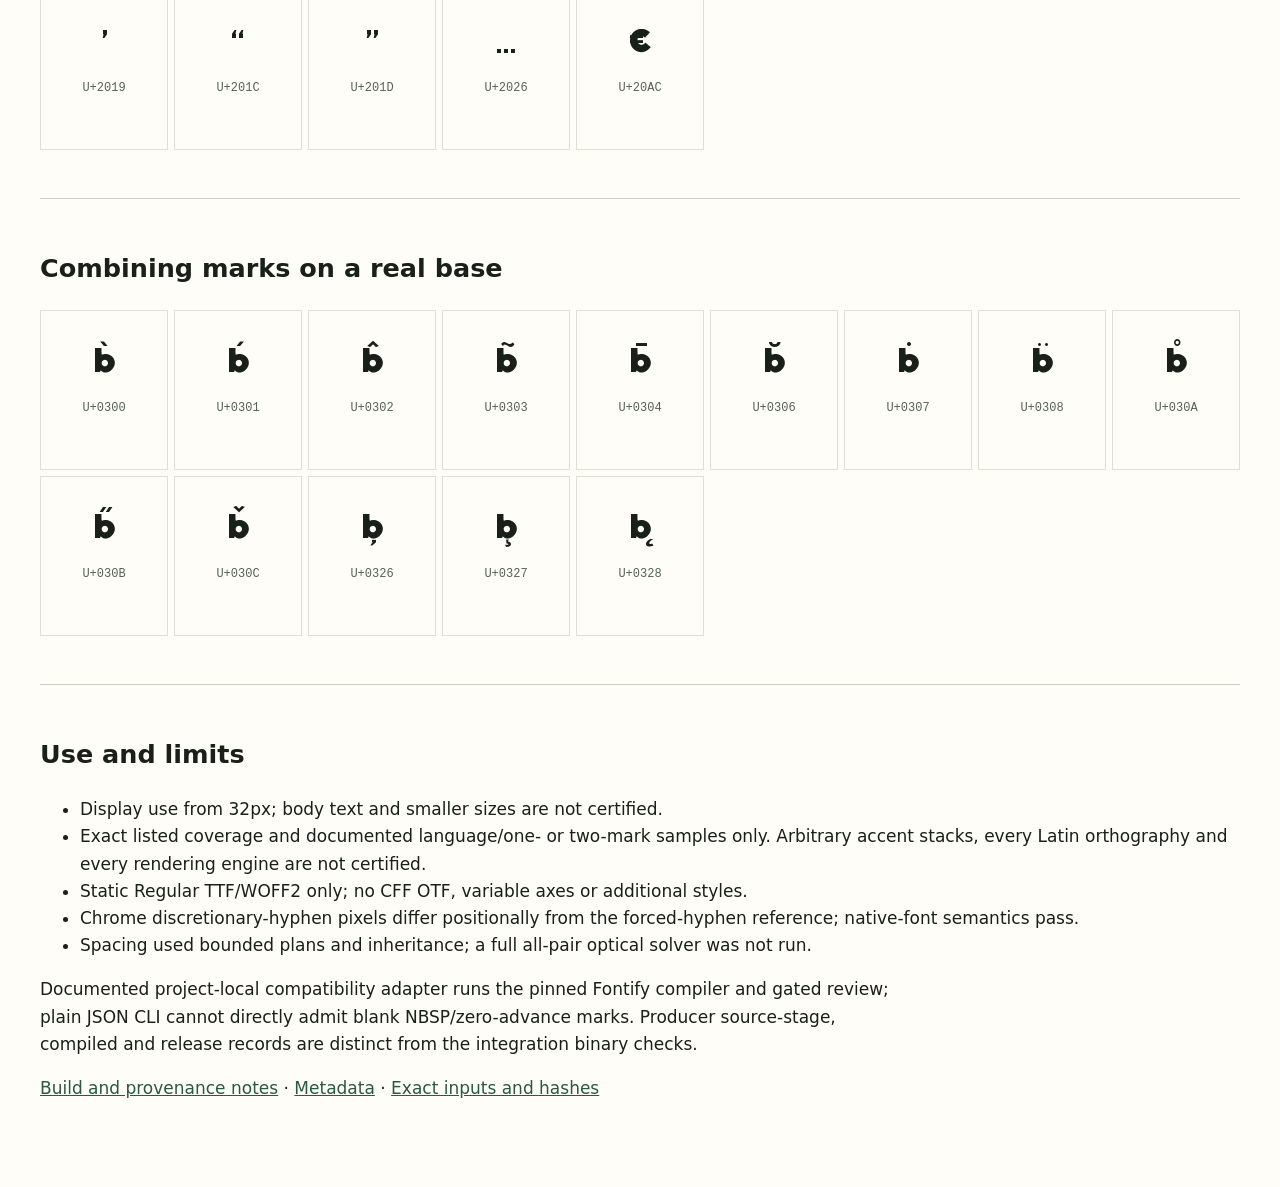
<file: examples/modernized/semiloft/specimen.html>
<!doctype html>
<html lang="en"><meta charset="utf-8"><meta name="viewport" content="width=device-width,initial-scale=1"><title>Semiloft 0.019 · Fontify sample</title><link rel="stylesheet" href="font.css"><style>
*{box-sizing:border-box}body{margin:0;background:#fffdf8;color:#182019;font:17px/1.6 system-ui,sans-serif}main{max-width:1450px;margin:auto;padding:40px}h1,h2,p{max-width:850px}h1{font-size:38px;margin-bottom:4px}a{color:#2a5840}.eyebrow,small{color:#536352}.sample{font-size:32px;overflow-wrap:anywhere}.hero{font-size:clamp(32px,8vw,100px)}.panel{border-top:1px solid #cbd0c3;padding:28px 0;margin-top:20px}.grid{display:grid;grid-template-columns:repeat(auto-fill,minmax(125px,1fr));gap:6px}.cell{border:1px solid #dde0d5;min-height:160px;text-align:center;padding:12px 8px;overflow:visible}.cell span{display:block;font-family:'Semiloft';font-size:32px;line-height:2.4}small{display:block;font:12px/1.4 monospace}.notice{border-left:3px solid #8c723a;padding:8px 20px}#status{font:14px system-ui}@media(max-width:600px){main{padding:20px}}
</style><main><a href="../index.html">← All modernized samples</a><p class="eyebrow">Bauhaus 93 · selected B · v0.019</p><h1>Semiloft</h1><p>Architectural flat and round</p><p>A heavy architectural display face balancing planar cuts and flat stems with circular bowls. Compact lowercase and deep counters suit short headings, identities and editorial display.</p><p class="sample hero">Semiloft</p><p id="status" role="status">Loading local WOFF2…</p><p class="notice">Display from 32px. Final human aesthetic approval and distribution terms are pending owner review. This sample grants no redistribution license.</p><section class="panel"><h2>Story</h2><p>Bauhaus 93 inspired the modular mass. The selected architectural-flat-round-v3 B is OpenAI raster artwork, including its expressly selected, separately generated M patch. Both originals and patch provenance are retained. Tracing and bounded cleanup preserve that choice; authored companions, optical spacing and explicit layout support extend it to the agreed union plus dotless j.</p></section><section class="panel"><h2>Display specimen · 32px</h2><div class="sample" id="live">The quick brown fox jumps over the lazy dog<br>ABCDEFGHIJKLMNOPQRSTUVWXYZ<br>abcdefghijklmnopqrstuvwxyz<br>0123456789 &amp; @ # % € — “Quotes”…<br>Ľúbim ģ Çç ĵ į ẀẂẄ Ỳỳ Straße<br>i̦̋ j̦́ į́</div></section><section class="panel"><h2>Visible inventory</h2><p>355 Unicode mappings; controls SPACE, NBSP and soft hyphen are listed in <a href="coverage.csv">coverage.csv</a>. Combining marks appear separately on b, without an artificial accent stack.</p><div class="grid"><div class="cell"><span>!</span><small>U+0021</small></div><div class="cell"><span>&quot;</span><small>U+0022</small></div><div class="cell"><span>#</span><small>U+0023</small></div><div class="cell"><span>$</span><small>U+0024</small></div><div class="cell"><span>%</span><small>U+0025</small></div><div class="cell"><span>&amp;</span><small>U+0026</small></div><div class="cell"><span>&#x27;</span><small>U+0027</small></div><div class="cell"><span>(</span><small>U+0028</small></div><div class="cell"><span>)</span><small>U+0029</small></div><div class="cell"><span>*</span><small>U+002A</small></div><div class="cell"><span>+</span><small>U+002B</small></div><div class="cell"><span>,</span><small>U+002C</small></div><div class="cell"><span>-</span><small>U+002D</small></div><div class="cell"><span>.</span><small>U+002E</small></div><div class="cell"><span>/</span><small>U+002F</small></div><div class="cell"><span>0</span><small>U+0030</small></div><div class="cell"><span>1</span><small>U+0031</small></div><div class="cell"><span>2</span><small>U+0032</small></div><div class="cell"><span>3</span><small>U+0033</small></div><div class="cell"><span>4</span><small>U+0034</small></div><div class="cell"><span>5</span><small>U+0035</small></div><div class="cell"><span>6</span><small>U+0036</small></div><div class="cell"><span>7</span><small>U+0037</small></div><div class="cell"><span>8</span><small>U+0038</small></div><div class="cell"><span>9</span><small>U+0039</small></div><div class="cell"><span>:</span><small>U+003A</small></div><div class="cell"><span>;</span><small>U+003B</small></div><div class="cell"><span>&lt;</span><small>U+003C</small></div><div class="cell"><span>=</span><small>U+003D</small></div><div class="cell"><span>&gt;</span><small>U+003E</small></div><div class="cell"><span>?</span><small>U+003F</small></div><div class="cell"><span>@</span><small>U+0040</small></div><div class="cell"><span>A</span><small>U+0041</small></div><div class="cell"><span>B</span><small>U+0042</small></div><div class="cell"><span>C</span><small>U+0043</small></div><div class="cell"><span>D</span><small>U+0044</small></div><div class="cell"><span>E</span><small>U+0045</small></div><div class="cell"><span>F</span><small>U+0046</small></div><div class="cell"><span>G</span><small>U+0047</small></div><div class="cell"><span>H</span><small>U+0048</small></div><div class="cell"><span>I</span><small>U+0049</small></div><div class="cell"><span>J</span><small>U+004A</small></div><div class="cell"><span>K</span><small>U+004B</small></div><div class="cell"><span>L</span><small>U+004C</small></div><div class="cell"><span>M</span><small>U+004D</small></div><div class="cell"><span>N</span><small>U+004E</small></div><div class="cell"><span>O</span><small>U+004F</small></div><div class="cell"><span>P</span><small>U+0050</small></div><div class="cell"><span>Q</span><small>U+0051</small></div><div class="cell"><span>R</span><small>U+0052</small></div><div class="cell"><span>S</span><small>U+0053</small></div><div class="cell"><span>T</span><small>U+0054</small></div><div class="cell"><span>U</span><small>U+0055</small></div><div class="cell"><span>V</span><small>U+0056</small></div><div class="cell"><span>W</span><small>U+0057</small></div><div class="cell"><span>X</span><small>U+0058</small></div><div class="cell"><span>Y</span><small>U+0059</small></div><div class="cell"><span>Z</span><small>U+005A</small></div><div class="cell"><span>[</span><small>U+005B</small></div><div class="cell"><span>\</span><small>U+005C</small></div><div class="cell"><span>]</span><small>U+005D</small></div><div class="cell"><span>^</span><small>U+005E</small></div><div class="cell"><span>_</span><small>U+005F</small></div><div class="cell"><span>`</span><small>U+0060</small></div><div class="cell"><span>a</span><small>U+0061</small></div><div class="cell"><span>b</span><small>U+0062</small></div><div class="cell"><span>c</span><small>U+0063</small></div><div class="cell"><span>d</span><small>U+0064</small></div><div class="cell"><span>e</span><small>U+0065</small></div><div class="cell"><span>f</span><small>U+0066</small></div><div class="cell"><span>g</span><small>U+0067</small></div><div class="cell"><span>h</span><small>U+0068</small></div><div class="cell"><span>i</span><small>U+0069</small></div><div class="cell"><span>j</span><small>U+006A</small></div><div class="cell"><span>k</span><small>U+006B</small></div><div class="cell"><span>l</span><small>U+006C</small></div><div class="cell"><span>m</span><small>U+006D</small></div><div class="cell"><span>n</span><small>U+006E</small></div><div class="cell"><span>o</span><small>U+006F</small></div><div class="cell"><span>p</span><small>U+0070</small></div><div class="cell"><span>q</span><small>U+0071</small></div><div class="cell"><span>r</span><small>U+0072</small></div><div class="cell"><span>s</span><small>U+0073</small></div><div class="cell"><span>t</span><small>U+0074</small></div><div class="cell"><span>u</span><small>U+0075</small></div><div class="cell"><span>v</span><small>U+0076</small></div><div class="cell"><span>w</span><small>U+0077</small></div><div class="cell"><span>x</span><small>U+0078</small></div><div class="cell"><span>y</span><small>U+0079</small></div><div class="cell"><span>z</span><small>U+007A</small></div><div class="cell"><span>{</span><small>U+007B</small></div><div class="cell"><span>|</span><small>U+007C</small></div><div class="cell"><span>}</span><small>U+007D</small></div><div class="cell"><span>~</span><small>U+007E</small></div><div class="cell"><span>¡</span><small>U+00A1</small></div><div class="cell"><span>¢</span><small>U+00A2</small></div><div class="cell"><span>£</span><small>U+00A3</small></div><div class="cell"><span>¤</span><small>U+00A4</small></div><div class="cell"><span>¥</span><small>U+00A5</small></div><div class="cell"><span>¦</span><small>U+00A6</small></div><div class="cell"><span>§</span><small>U+00A7</small></div><div class="cell"><span>¨</span><small>U+00A8</small></div><div class="cell"><span>©</span><small>U+00A9</small></div><div class="cell"><span>ª</span><small>U+00AA</small></div><div class="cell"><span>«</span><small>U+00AB</small></div><div class="cell"><span>¬</span><small>U+00AC</small></div><div class="cell"><span>®</span><small>U+00AE</small></div><div class="cell"><span>¯</span><small>U+00AF</small></div><div class="cell"><span>°</span><small>U+00B0</small></div><div class="cell"><span>±</span><small>U+00B1</small></div><div class="cell"><span>²</span><small>U+00B2</small></div><div class="cell"><span>³</span><small>U+00B3</small></div><div class="cell"><span>´</span><small>U+00B4</small></div><div class="cell"><span>µ</span><small>U+00B5</small></div><div class="cell"><span>¶</span><small>U+00B6</small></div><div class="cell"><span>·</span><small>U+00B7</small></div><div class="cell"><span>¸</span><small>U+00B8</small></div><div class="cell"><span>¹</span><small>U+00B9</small></div><div class="cell"><span>º</span><small>U+00BA</small></div><div class="cell"><span>»</span><small>U+00BB</small></div><div class="cell"><span>¼</span><small>U+00BC</small></div><div class="cell"><span>½</span><small>U+00BD</small></div><div class="cell"><span>¾</span><small>U+00BE</small></div><div class="cell"><span>¿</span><small>U+00BF</small></div><div class="cell"><span>À</span><small>U+00C0</small></div><div class="cell"><span>Á</span><small>U+00C1</small></div><div class="cell"><span>Â</span><small>U+00C2</small></div><div class="cell"><span>Ã</span><small>U+00C3</small></div><div class="cell"><span>Ä</span><small>U+00C4</small></div><div class="cell"><span>Å</span><small>U+00C5</small></div><div class="cell"><span>Æ</span><small>U+00C6</small></div><div class="cell"><span>Ç</span><small>U+00C7</small></div><div class="cell"><span>È</span><small>U+00C8</small></div><div class="cell"><span>É</span><small>U+00C9</small></div><div class="cell"><span>Ê</span><small>U+00CA</small></div><div class="cell"><span>Ë</span><small>U+00CB</small></div><div class="cell"><span>Ì</span><small>U+00CC</small></div><div class="cell"><span>Í</span><small>U+00CD</small></div><div class="cell"><span>Î</span><small>U+00CE</small></div><div class="cell"><span>Ï</span><small>U+00CF</small></div><div class="cell"><span>Ð</span><small>U+00D0</small></div><div class="cell"><span>Ñ</span><small>U+00D1</small></div><div class="cell"><span>Ò</span><small>U+00D2</small></div><div class="cell"><span>Ó</span><small>U+00D3</small></div><div class="cell"><span>Ô</span><small>U+00D4</small></div><div class="cell"><span>Õ</span><small>U+00D5</small></div><div class="cell"><span>Ö</span><small>U+00D6</small></div><div class="cell"><span>×</span><small>U+00D7</small></div><div class="cell"><span>Ø</span><small>U+00D8</small></div><div class="cell"><span>Ù</span><small>U+00D9</small></div><div class="cell"><span>Ú</span><small>U+00DA</small></div><div class="cell"><span>Û</span><small>U+00DB</small></div><div class="cell"><span>Ü</span><small>U+00DC</small></div><div class="cell"><span>Ý</span><small>U+00DD</small></div><div class="cell"><span>Þ</span><small>U+00DE</small></div><div class="cell"><span>ß</span><small>U+00DF</small></div><div class="cell"><span>à</span><small>U+00E0</small></div><div class="cell"><span>á</span><small>U+00E1</small></div><div class="cell"><span>â</span><small>U+00E2</small></div><div class="cell"><span>ã</span><small>U+00E3</small></div><div class="cell"><span>ä</span><small>U+00E4</small></div><div class="cell"><span>å</span><small>U+00E5</small></div><div class="cell"><span>æ</span><small>U+00E6</small></div><div class="cell"><span>ç</span><small>U+00E7</small></div><div class="cell"><span>è</span><small>U+00E8</small></div><div class="cell"><span>é</span><small>U+00E9</small></div><div class="cell"><span>ê</span><small>U+00EA</small></div><div class="cell"><span>ë</span><small>U+00EB</small></div><div class="cell"><span>ì</span><small>U+00EC</small></div><div class="cell"><span>í</span><small>U+00ED</small></div><div class="cell"><span>î</span><small>U+00EE</small></div><div class="cell"><span>ï</span><small>U+00EF</small></div><div class="cell"><span>ð</span><small>U+00F0</small></div><div class="cell"><span>ñ</span><small>U+00F1</small></div><div class="cell"><span>ò</span><small>U+00F2</small></div><div class="cell"><span>ó</span><small>U+00F3</small></div><div class="cell"><span>ô</span><small>U+00F4</small></div><div class="cell"><span>õ</span><small>U+00F5</small></div><div class="cell"><span>ö</span><small>U+00F6</small></div><div class="cell"><span>÷</span><small>U+00F7</small></div><div class="cell"><span>ø</span><small>U+00F8</small></div><div class="cell"><span>ù</span><small>U+00F9</small></div><div class="cell"><span>ú</span><small>U+00FA</small></div><div class="cell"><span>û</span><small>U+00FB</small></div><div class="cell"><span>ü</span><small>U+00FC</small></div><div class="cell"><span>ý</span><small>U+00FD</small></div><div class="cell"><span>þ</span><small>U+00FE</small></div><div class="cell"><span>ÿ</span><small>U+00FF</small></div><div class="cell"><span>Ā</span><small>U+0100</small></div><div class="cell"><span>ā</span><small>U+0101</small></div><div class="cell"><span>Ă</span><small>U+0102</small></div><div class="cell"><span>ă</span><small>U+0103</small></div><div class="cell"><span>Ą</span><small>U+0104</small></div><div class="cell"><span>ą</span><small>U+0105</small></div><div class="cell"><span>Ć</span><small>U+0106</small></div><div class="cell"><span>ć</span><small>U+0107</small></div><div class="cell"><span>Ĉ</span><small>U+0108</small></div><div class="cell"><span>ĉ</span><small>U+0109</small></div><div class="cell"><span>Ċ</span><small>U+010A</small></div><div class="cell"><span>ċ</span><small>U+010B</small></div><div class="cell"><span>Č</span><small>U+010C</small></div><div class="cell"><span>č</span><small>U+010D</small></div><div class="cell"><span>Ď</span><small>U+010E</small></div><div class="cell"><span>ď</span><small>U+010F</small></div><div class="cell"><span>Đ</span><small>U+0110</small></div><div class="cell"><span>đ</span><small>U+0111</small></div><div class="cell"><span>Ē</span><small>U+0112</small></div><div class="cell"><span>ē</span><small>U+0113</small></div><div class="cell"><span>Ĕ</span><small>U+0114</small></div><div class="cell"><span>ĕ</span><small>U+0115</small></div><div class="cell"><span>Ė</span><small>U+0116</small></div><div class="cell"><span>ė</span><small>U+0117</small></div><div class="cell"><span>Ę</span><small>U+0118</small></div><div class="cell"><span>ę</span><small>U+0119</small></div><div class="cell"><span>Ě</span><small>U+011A</small></div><div class="cell"><span>ě</span><small>U+011B</small></div><div class="cell"><span>Ĝ</span><small>U+011C</small></div><div class="cell"><span>ĝ</span><small>U+011D</small></div><div class="cell"><span>Ğ</span><small>U+011E</small></div><div class="cell"><span>ğ</span><small>U+011F</small></div><div class="cell"><span>Ġ</span><small>U+0120</small></div><div class="cell"><span>ġ</span><small>U+0121</small></div><div class="cell"><span>Ģ</span><small>U+0122</small></div><div class="cell"><span>ģ</span><small>U+0123</small></div><div class="cell"><span>Ĥ</span><small>U+0124</small></div><div class="cell"><span>ĥ</span><small>U+0125</small></div><div class="cell"><span>Ħ</span><small>U+0126</small></div><div class="cell"><span>ħ</span><small>U+0127</small></div><div class="cell"><span>Ĩ</span><small>U+0128</small></div><div class="cell"><span>ĩ</span><small>U+0129</small></div><div class="cell"><span>Ī</span><small>U+012A</small></div><div class="cell"><span>ī</span><small>U+012B</small></div><div class="cell"><span>Ĭ</span><small>U+012C</small></div><div class="cell"><span>ĭ</span><small>U+012D</small></div><div class="cell"><span>Į</span><small>U+012E</small></div><div class="cell"><span>į</span><small>U+012F</small></div><div class="cell"><span>İ</span><small>U+0130</small></div><div class="cell"><span>ı</span><small>U+0131</small></div><div class="cell"><span>Ĳ</span><small>U+0132</small></div><div class="cell"><span>ĳ</span><small>U+0133</small></div><div class="cell"><span>Ĵ</span><small>U+0134</small></div><div class="cell"><span>ĵ</span><small>U+0135</small></div><div class="cell"><span>Ķ</span><small>U+0136</small></div><div class="cell"><span>ķ</span><small>U+0137</small></div><div class="cell"><span>ĸ</span><small>U+0138</small></div><div class="cell"><span>Ĺ</span><small>U+0139</small></div><div class="cell"><span>ĺ</span><small>U+013A</small></div><div class="cell"><span>Ļ</span><small>U+013B</small></div><div class="cell"><span>ļ</span><small>U+013C</small></div><div class="cell"><span>Ľ</span><small>U+013D</small></div><div class="cell"><span>ľ</span><small>U+013E</small></div><div class="cell"><span>Ŀ</span><small>U+013F</small></div><div class="cell"><span>ŀ</span><small>U+0140</small></div><div class="cell"><span>Ł</span><small>U+0141</small></div><div class="cell"><span>ł</span><small>U+0142</small></div><div class="cell"><span>Ń</span><small>U+0143</small></div><div class="cell"><span>ń</span><small>U+0144</small></div><div class="cell"><span>Ņ</span><small>U+0145</small></div><div class="cell"><span>ņ</span><small>U+0146</small></div><div class="cell"><span>Ň</span><small>U+0147</small></div><div class="cell"><span>ň</span><small>U+0148</small></div><div class="cell"><span>ŉ</span><small>U+0149</small></div><div class="cell"><span>Ŋ</span><small>U+014A</small></div><div class="cell"><span>ŋ</span><small>U+014B</small></div><div class="cell"><span>Ō</span><small>U+014C</small></div><div class="cell"><span>ō</span><small>U+014D</small></div><div class="cell"><span>Ŏ</span><small>U+014E</small></div><div class="cell"><span>ŏ</span><small>U+014F</small></div><div class="cell"><span>Ő</span><small>U+0150</small></div><div class="cell"><span>ő</span><small>U+0151</small></div><div class="cell"><span>Œ</span><small>U+0152</small></div><div class="cell"><span>œ</span><small>U+0153</small></div><div class="cell"><span>Ŕ</span><small>U+0154</small></div><div class="cell"><span>ŕ</span><small>U+0155</small></div><div class="cell"><span>Ŗ</span><small>U+0156</small></div><div class="cell"><span>ŗ</span><small>U+0157</small></div><div class="cell"><span>Ř</span><small>U+0158</small></div><div class="cell"><span>ř</span><small>U+0159</small></div><div class="cell"><span>Ś</span><small>U+015A</small></div><div class="cell"><span>ś</span><small>U+015B</small></div><div class="cell"><span>Ŝ</span><small>U+015C</small></div><div class="cell"><span>ŝ</span><small>U+015D</small></div><div class="cell"><span>Ş</span><small>U+015E</small></div><div class="cell"><span>ş</span><small>U+015F</small></div><div class="cell"><span>Š</span><small>U+0160</small></div><div class="cell"><span>š</span><small>U+0161</small></div><div class="cell"><span>Ţ</span><small>U+0162</small></div><div class="cell"><span>ţ</span><small>U+0163</small></div><div class="cell"><span>Ť</span><small>U+0164</small></div><div class="cell"><span>ť</span><small>U+0165</small></div><div class="cell"><span>Ŧ</span><small>U+0166</small></div><div class="cell"><span>ŧ</span><small>U+0167</small></div><div class="cell"><span>Ũ</span><small>U+0168</small></div><div class="cell"><span>ũ</span><small>U+0169</small></div><div class="cell"><span>Ū</span><small>U+016A</small></div><div class="cell"><span>ū</span><small>U+016B</small></div><div class="cell"><span>Ŭ</span><small>U+016C</small></div><div class="cell"><span>ŭ</span><small>U+016D</small></div><div class="cell"><span>Ů</span><small>U+016E</small></div><div class="cell"><span>ů</span><small>U+016F</small></div><div class="cell"><span>Ű</span><small>U+0170</small></div><div class="cell"><span>ű</span><small>U+0171</small></div><div class="cell"><span>Ų</span><small>U+0172</small></div><div class="cell"><span>ų</span><small>U+0173</small></div><div class="cell"><span>Ŵ</span><small>U+0174</small></div><div class="cell"><span>ŵ</span><small>U+0175</small></div><div class="cell"><span>Ŷ</span><small>U+0176</small></div><div class="cell"><span>ŷ</span><small>U+0177</small></div><div class="cell"><span>Ÿ</span><small>U+0178</small></div><div class="cell"><span>Ź</span><small>U+0179</small></div><div class="cell"><span>ź</span><small>U+017A</small></div><div class="cell"><span>Ż</span><small>U+017B</small></div><div class="cell"><span>ż</span><small>U+017C</small></div><div class="cell"><span>Ž</span><small>U+017D</small></div><div class="cell"><span>ž</span><small>U+017E</small></div><div class="cell"><span>ſ</span><small>U+017F</small></div><div class="cell"><span>Ș</span><small>U+0218</small></div><div class="cell"><span>ș</span><small>U+0219</small></div><div class="cell"><span>Ț</span><small>U+021A</small></div><div class="cell"><span>ț</span><small>U+021B</small></div><div class="cell"><span>ȷ</span><small>U+0237</small></div><div class="cell"><span>Ẁ</span><small>U+1E80</small></div><div class="cell"><span>ẁ</span><small>U+1E81</small></div><div class="cell"><span>Ẃ</span><small>U+1E82</small></div><div class="cell"><span>ẃ</span><small>U+1E83</small></div><div class="cell"><span>Ẅ</span><small>U+1E84</small></div><div class="cell"><span>ẅ</span><small>U+1E85</small></div><div class="cell"><span>ẞ</span><small>U+1E9E</small></div><div class="cell"><span>Ỳ</span><small>U+1EF2</small></div><div class="cell"><span>ỳ</span><small>U+1EF3</small></div><div class="cell"><span>–</span><small>U+2013</small></div><div class="cell"><span>—</span><small>U+2014</small></div><div class="cell"><span>‘</span><small>U+2018</small></div><div class="cell"><span>’</span><small>U+2019</small></div><div class="cell"><span>“</span><small>U+201C</small></div><div class="cell"><span>”</span><small>U+201D</small></div><div class="cell"><span>…</span><small>U+2026</small></div><div class="cell"><span>€</span><small>U+20AC</small></div></div></section><section class="panel"><h2>Combining marks on a real base</h2><div class="grid"><div class="cell"><span>b̀</span><small>U+0300</small></div><div class="cell"><span>b́</span><small>U+0301</small></div><div class="cell"><span>b̂</span><small>U+0302</small></div><div class="cell"><span>b̃</span><small>U+0303</small></div><div class="cell"><span>b̄</span><small>U+0304</small></div><div class="cell"><span>b̆</span><small>U+0306</small></div><div class="cell"><span>ḃ</span><small>U+0307</small></div><div class="cell"><span>b̈</span><small>U+0308</small></div><div class="cell"><span>b̊</span><small>U+030A</small></div><div class="cell"><span>b̋</span><small>U+030B</small></div><div class="cell"><span>b̌</span><small>U+030C</small></div><div class="cell"><span>b̦</span><small>U+0326</small></div><div class="cell"><span>b̧</span><small>U+0327</small></div><div class="cell"><span>b̨</span><small>U+0328</small></div></div></section><section class="panel"><h2>Use and limits</h2><ul><li>Display use from 32px; body text and smaller sizes are not certified.</li><li>Exact listed coverage and documented language/one- or two-mark samples only. Arbitrary accent stacks, every Latin orthography and every rendering engine are not certified.</li><li>Static Regular TTF/WOFF2 only; no CFF OTF, variable axes or additional styles.</li><li>Chrome discretionary-hyphen pixels differ positionally from the forced-hyphen reference; native-font semantics pass.</li><li>Spacing used bounded plans and inheritance; a full all-pair optical solver was not run.</li></ul><p>Documented project-local compatibility adapter runs the pinned Fontify compiler and gated review; plain JSON CLI cannot directly admit blank NBSP/zero-advance marks. Producer source-stage, compiled and release records are distinct from the integration binary checks.</p><p><a href="README.md">Build and provenance notes</a> · <a href="metadata.json">Metadata</a> · <a href="provenance.json">Exact inputs and hashes</a></p></section></main><script>
document.fonts.load('32px "Semiloft"').then(f=>{document.getElementById('status').textContent=f.length?'Loaded Semiloft v0.019 from the supplied local WOFF2.':'Font failed to load.';if(!f.length)document.body.dataset.fontError='true';}).catch(()=>{document.getElementById('status').textContent='Font failed to load.';document.body.dataset.fontError='true';});
</script></html>
</file>
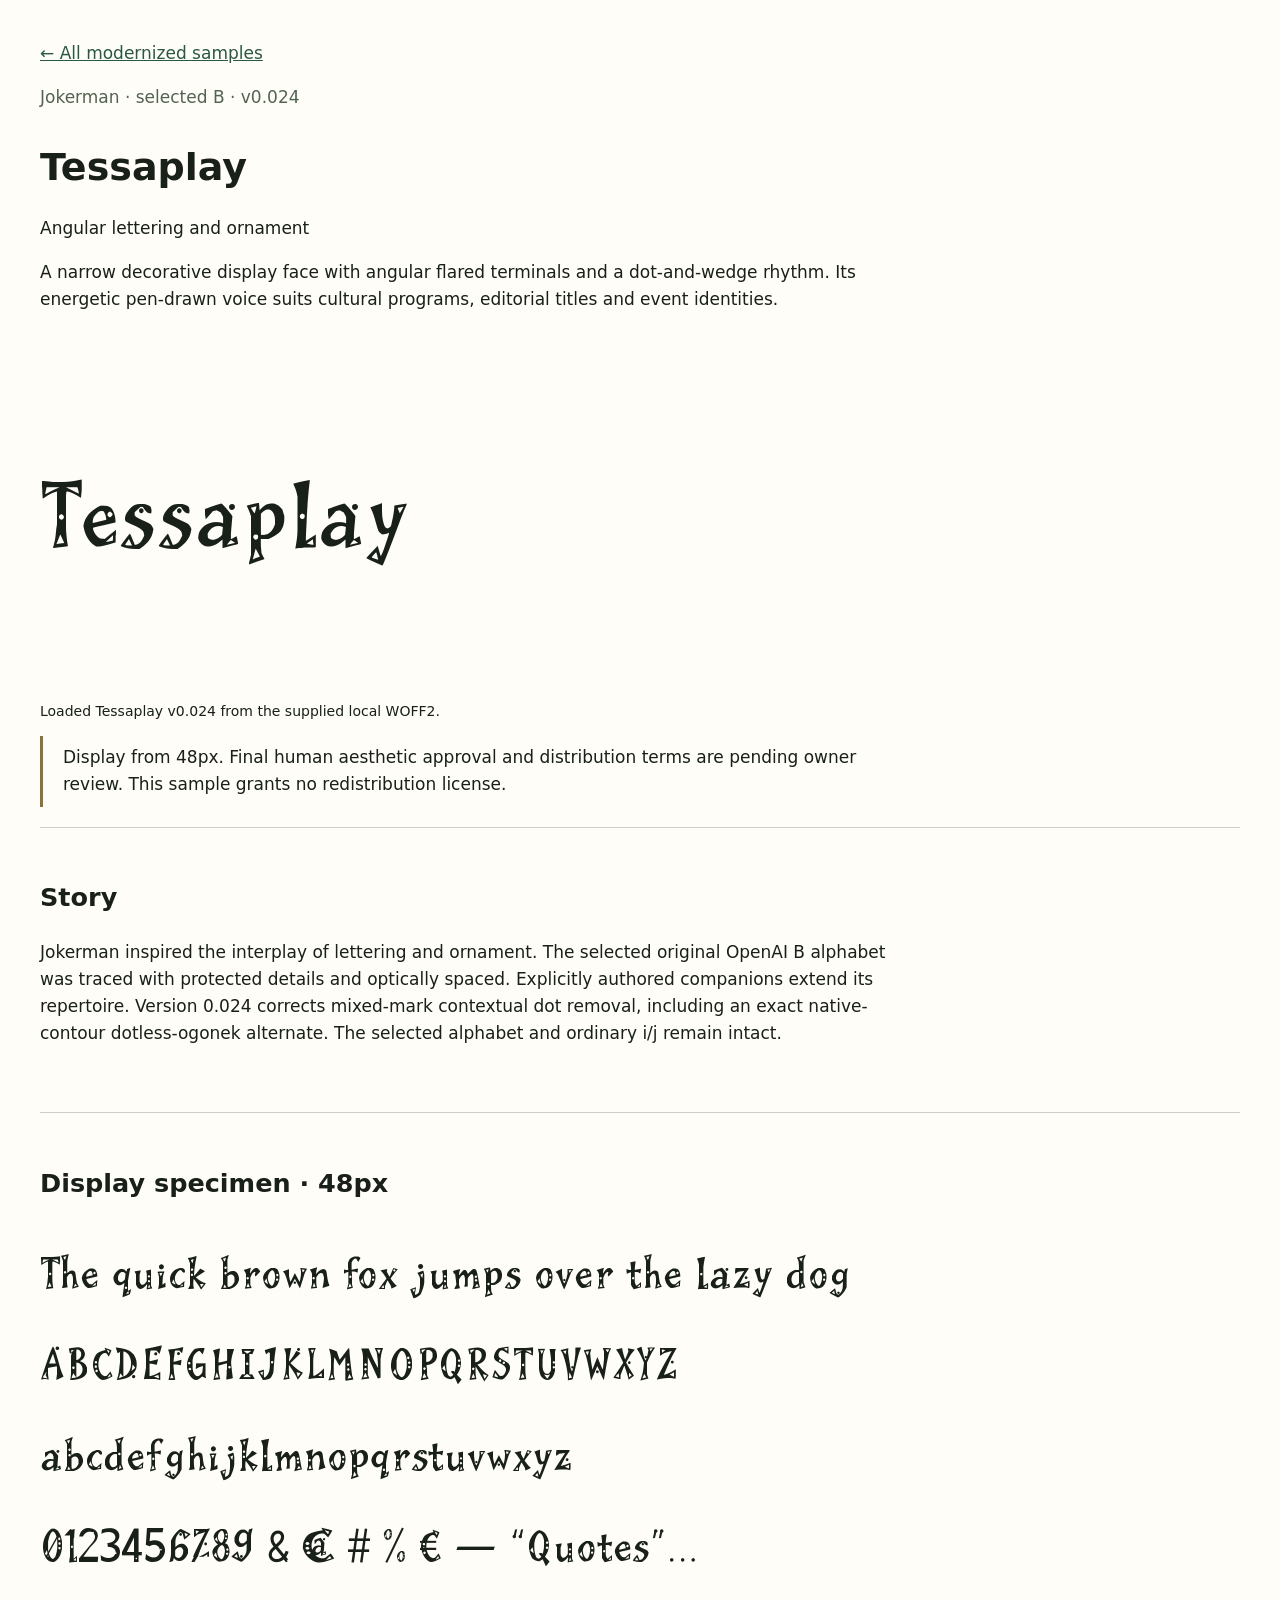
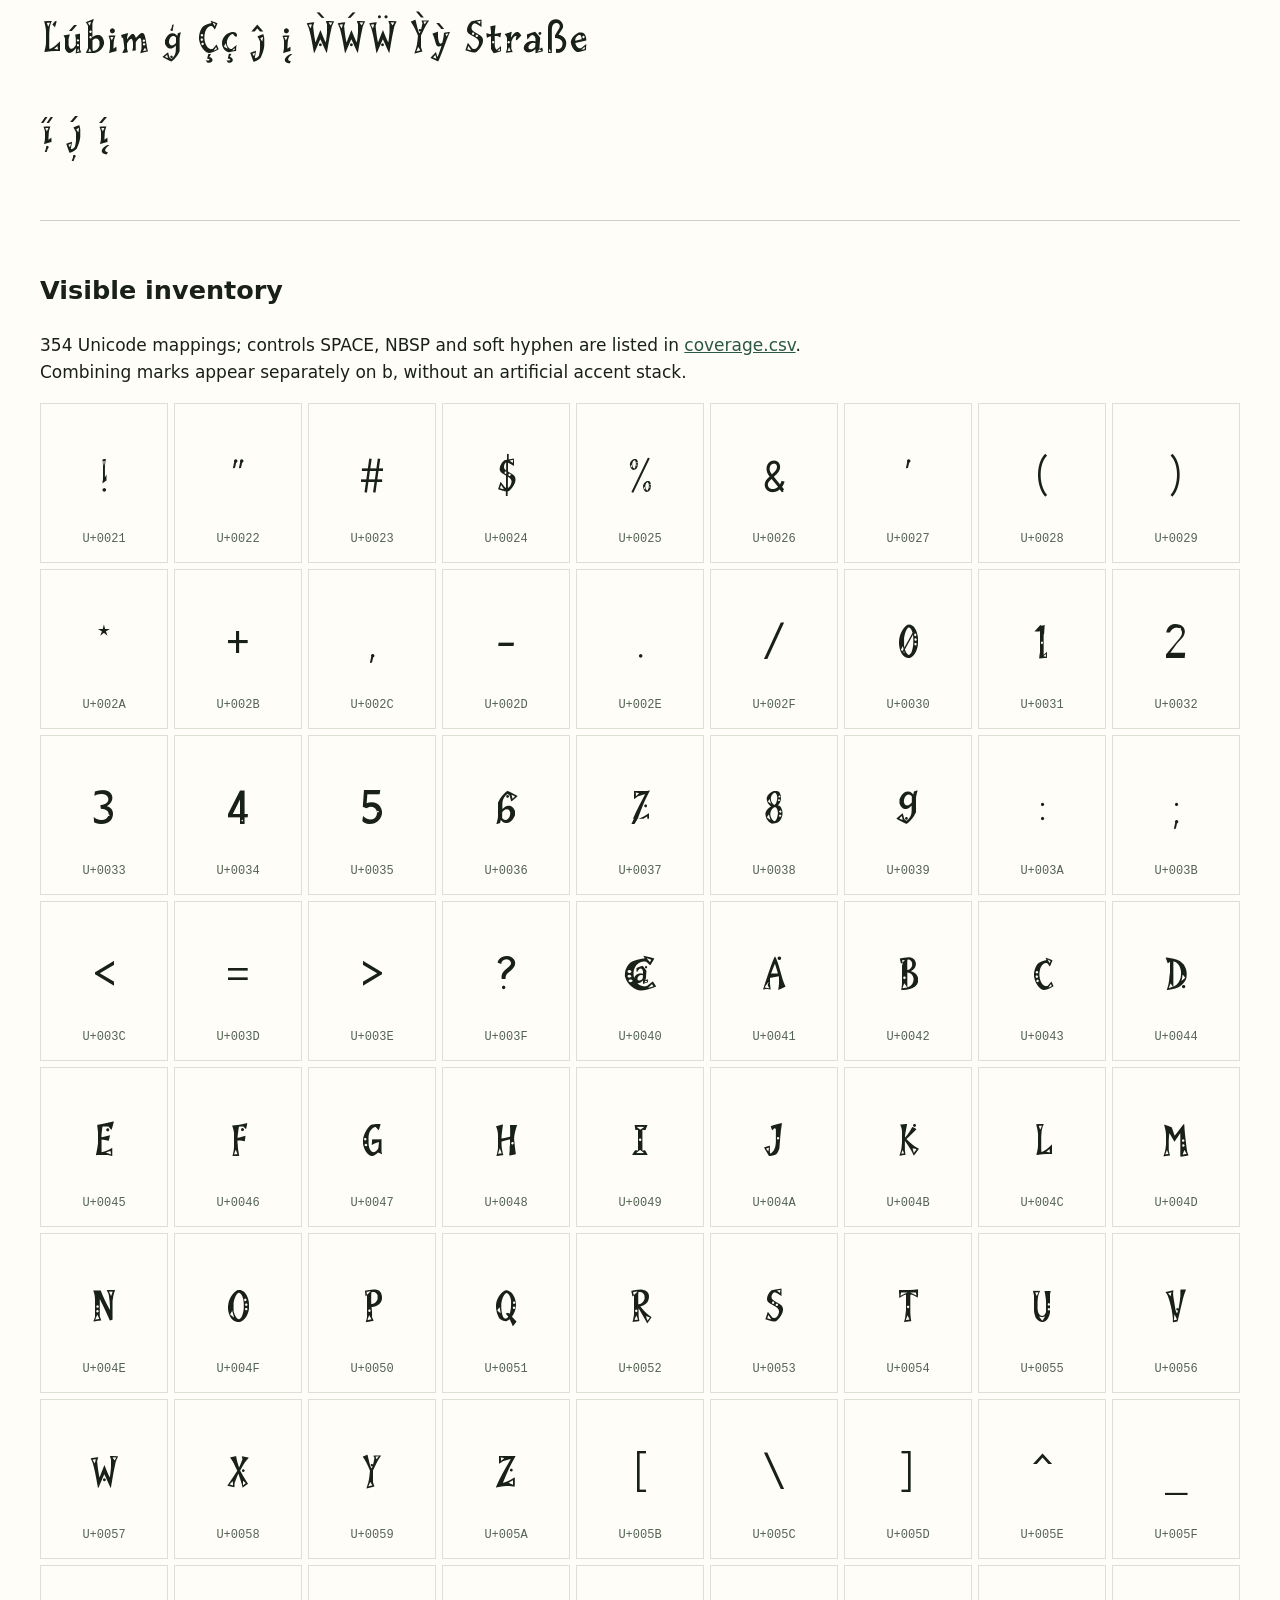
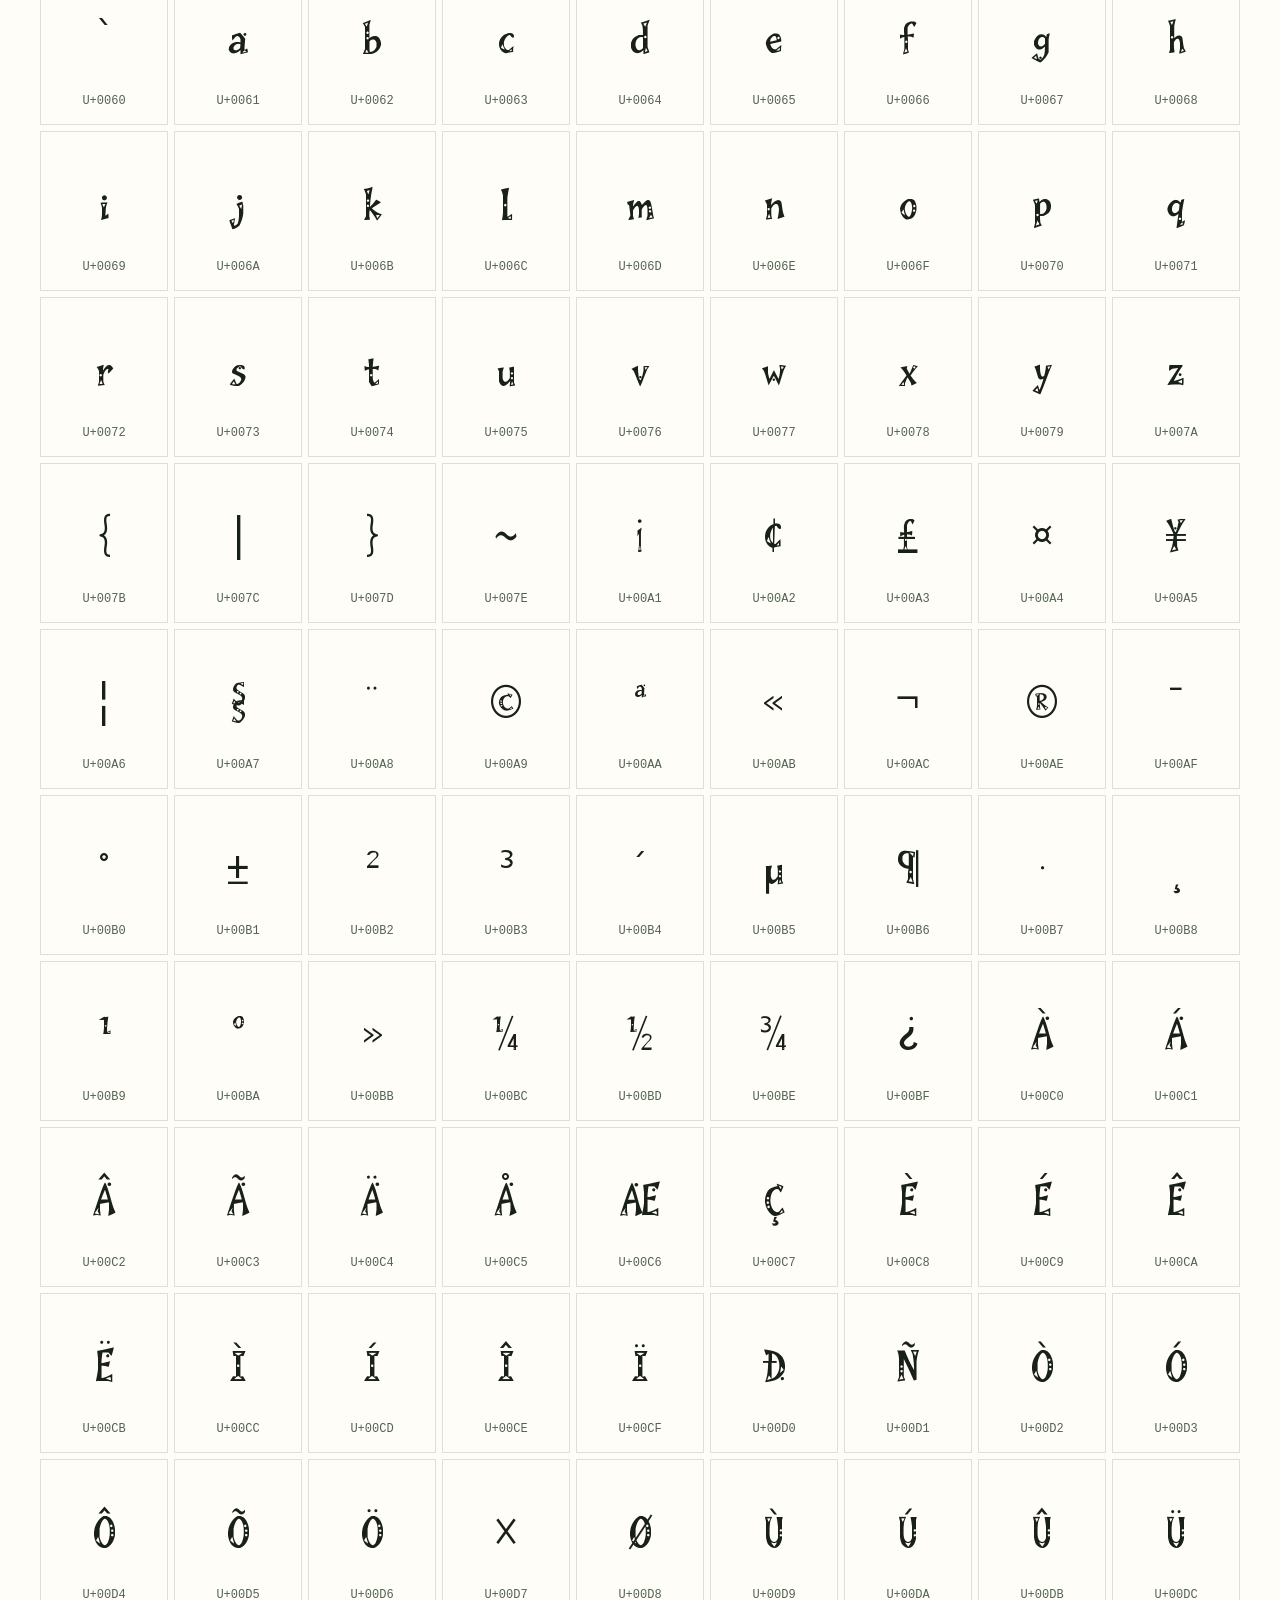
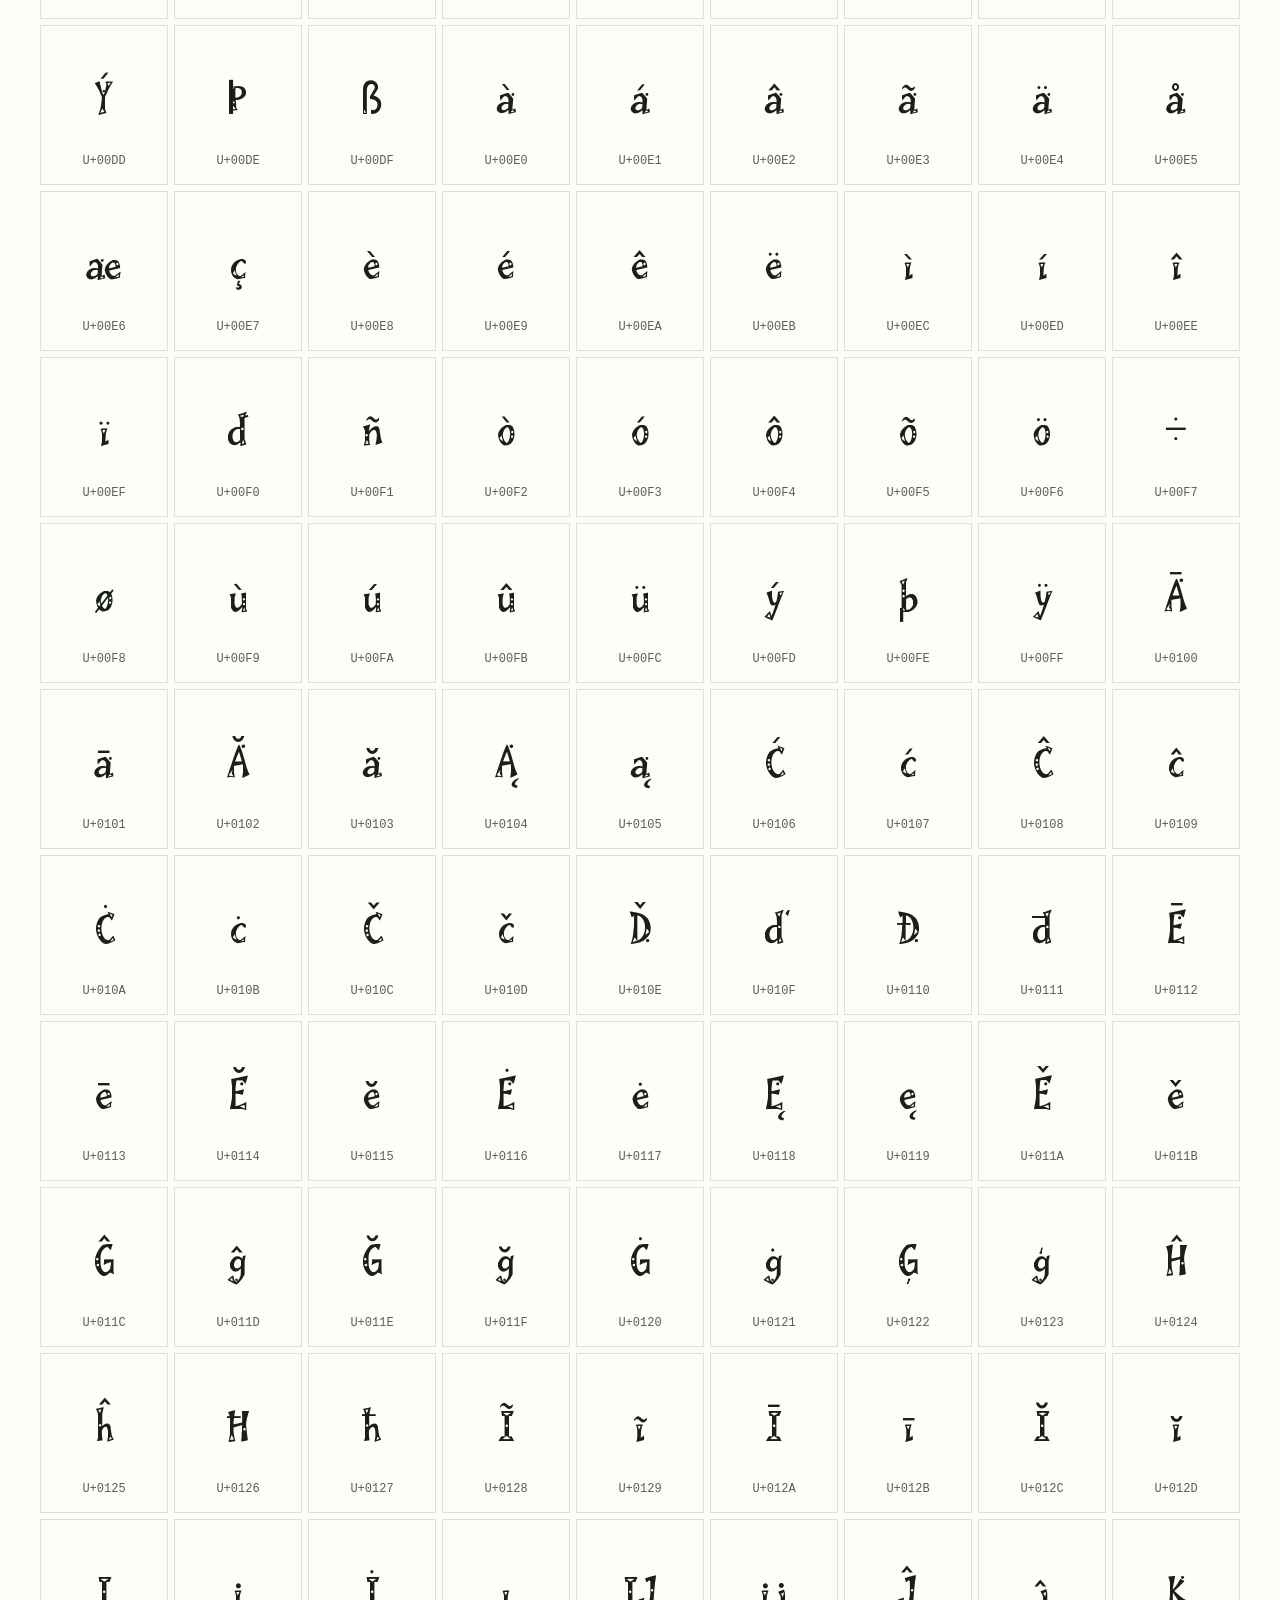
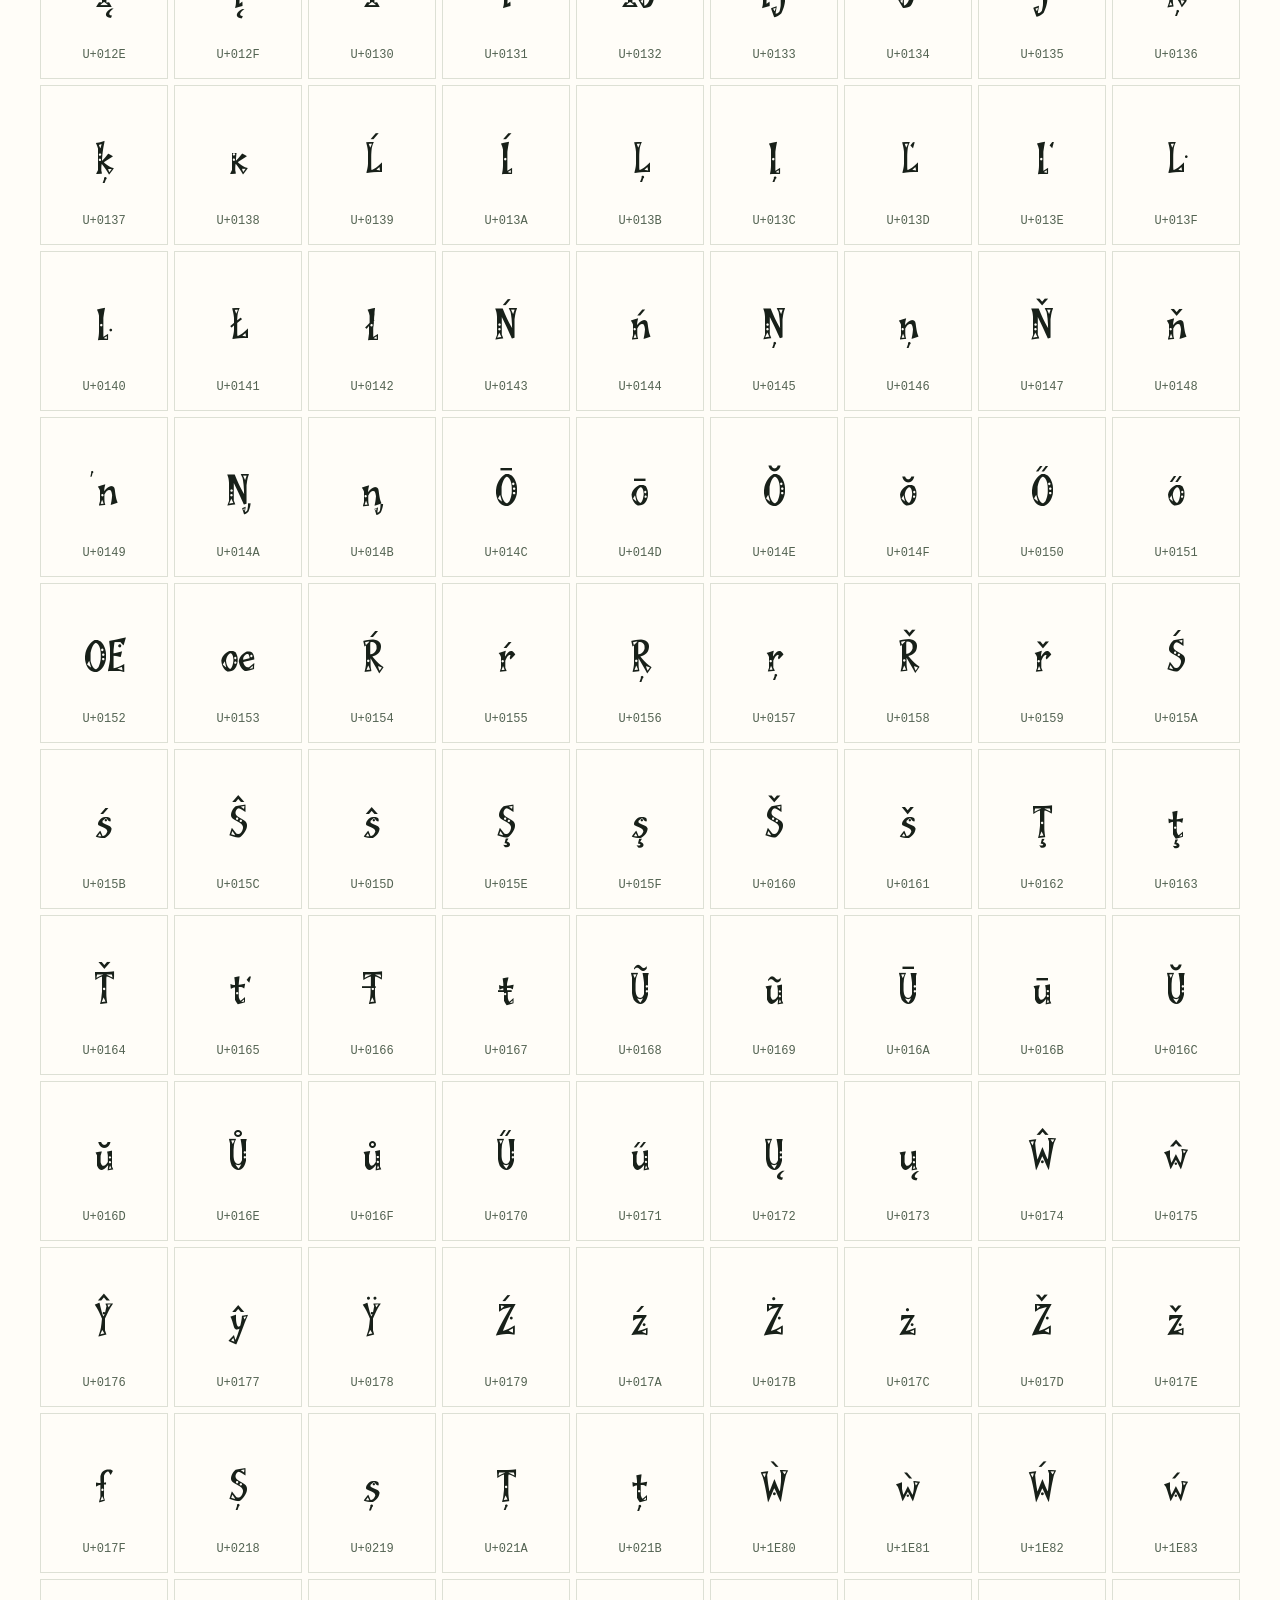
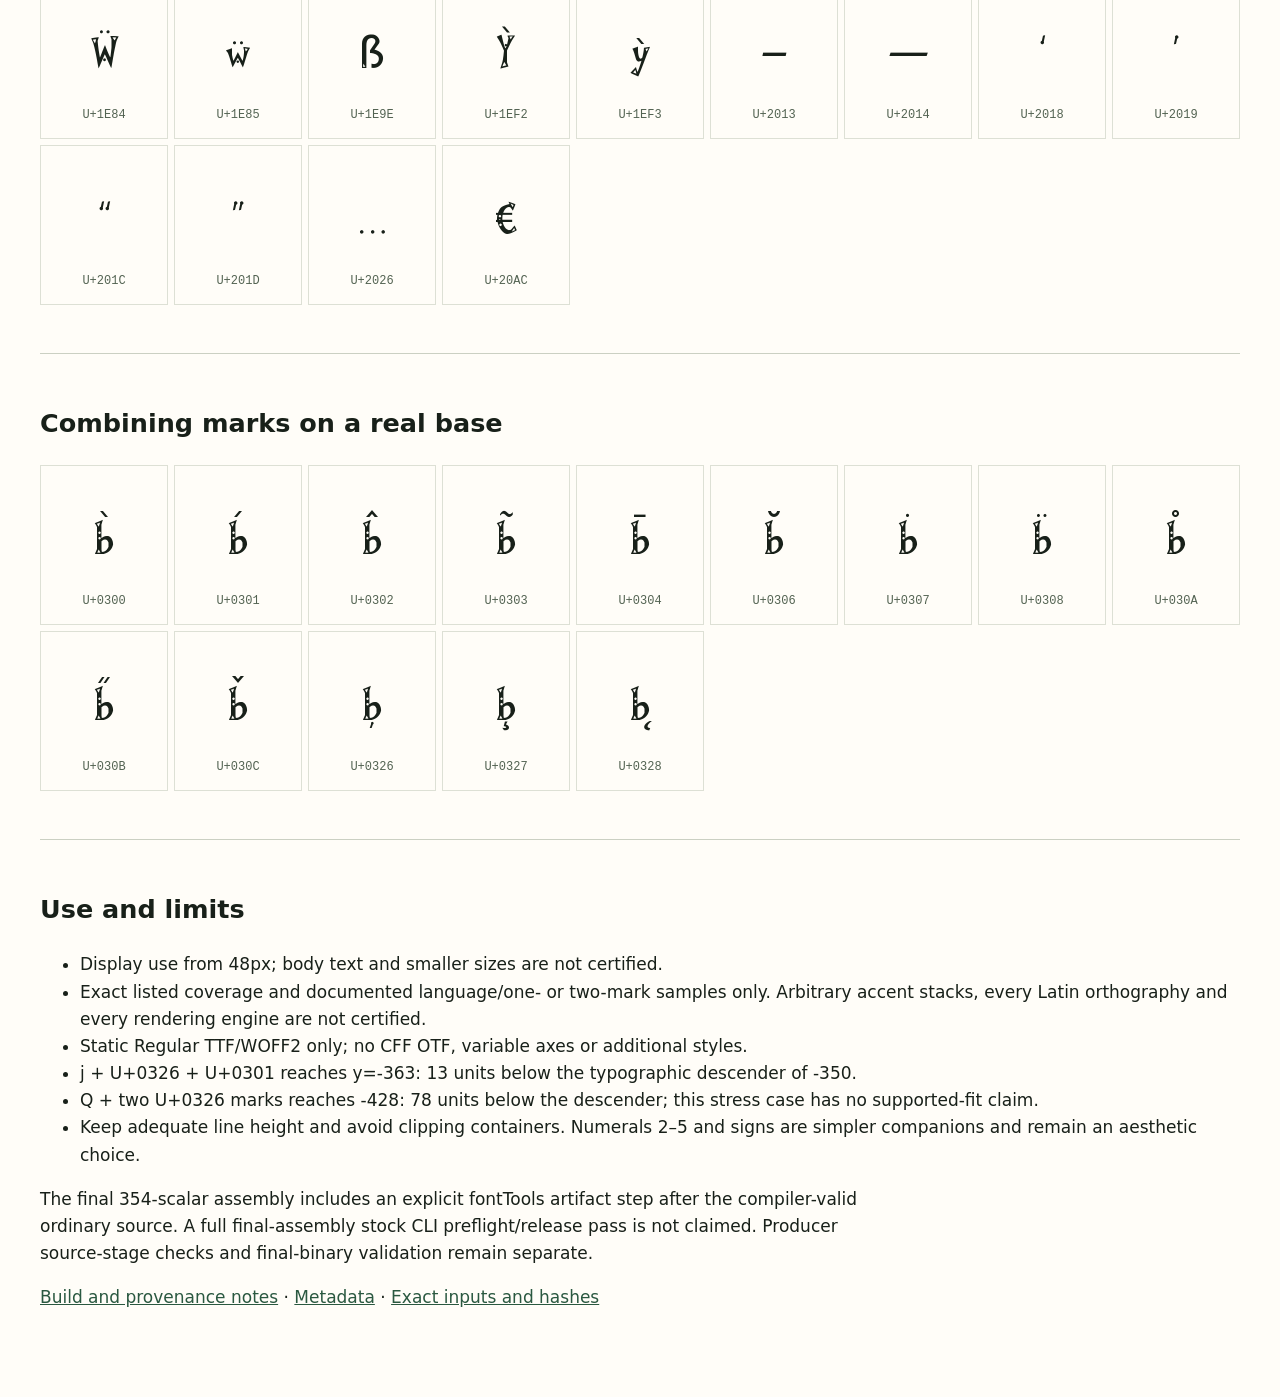
<file: examples/modernized/tessaplay/specimen.html>
<!doctype html>
<html lang="en"><meta charset="utf-8"><meta name="viewport" content="width=device-width,initial-scale=1"><title>Tessaplay 0.024 · Fontify sample</title><link rel="stylesheet" href="font.css"><style>
*{box-sizing:border-box}body{margin:0;background:#fffdf8;color:#182019;font:17px/1.6 system-ui,sans-serif}main{max-width:1450px;margin:auto;padding:40px}h1,h2,p{max-width:850px}h1{font-size:38px;margin-bottom:4px}a{color:#2a5840}.eyebrow,small{color:#536352}.sample{font-size:48px;overflow-wrap:anywhere}.hero{font-size:clamp(48px,8vw,100px)}.panel{border-top:1px solid #cbd0c3;padding:28px 0;margin-top:20px}.grid{display:grid;grid-template-columns:repeat(auto-fill,minmax(125px,1fr));gap:6px}.cell{border:1px solid #dde0d5;min-height:160px;text-align:center;padding:12px 8px;overflow:visible}.cell span{display:block;font-family:'Tessaplay';font-size:48px;line-height:2.4}small{display:block;font:12px/1.4 monospace}.notice{border-left:3px solid #8c723a;padding:8px 20px}#status{font:14px system-ui}@media(max-width:600px){main{padding:20px}}
</style><main><a href="../index.html">← All modernized samples</a><p class="eyebrow">Jokerman · selected B · v0.024</p><h1>Tessaplay</h1><p>Angular lettering and ornament</p><p>A narrow decorative display face with angular flared terminals and a dot-and-wedge rhythm. Its energetic pen-drawn voice suits cultural programs, editorial titles and event identities.</p><p class="sample hero">Tessaplay</p><p id="status" role="status">Loading local WOFF2…</p><p class="notice">Display from 48px. Final human aesthetic approval and distribution terms are pending owner review. This sample grants no redistribution license.</p><section class="panel"><h2>Story</h2><p>Jokerman inspired the interplay of lettering and ornament. The selected original OpenAI B alphabet was traced with protected details and optically spaced. Explicitly authored companions extend its repertoire. Version 0.024 corrects mixed-mark contextual dot removal, including an exact native-contour dotless-ogonek alternate. The selected alphabet and ordinary i/j remain intact.</p></section><section class="panel"><h2>Display specimen · 48px</h2><div class="sample" id="live">The quick brown fox jumps over the lazy dog<br>ABCDEFGHIJKLMNOPQRSTUVWXYZ<br>abcdefghijklmnopqrstuvwxyz<br>0123456789 &amp; @ # % € — “Quotes”…<br>Ľúbim ģ Çç ĵ į ẀẂẄ Ỳỳ Straße<br>i̦̋ j̦́ į́</div></section><section class="panel"><h2>Visible inventory</h2><p>354 Unicode mappings; controls SPACE, NBSP and soft hyphen are listed in <a href="coverage.csv">coverage.csv</a>. Combining marks appear separately on b, without an artificial accent stack.</p><div class="grid"><div class="cell"><span>!</span><small>U+0021</small></div><div class="cell"><span>&quot;</span><small>U+0022</small></div><div class="cell"><span>#</span><small>U+0023</small></div><div class="cell"><span>$</span><small>U+0024</small></div><div class="cell"><span>%</span><small>U+0025</small></div><div class="cell"><span>&amp;</span><small>U+0026</small></div><div class="cell"><span>&#x27;</span><small>U+0027</small></div><div class="cell"><span>(</span><small>U+0028</small></div><div class="cell"><span>)</span><small>U+0029</small></div><div class="cell"><span>*</span><small>U+002A</small></div><div class="cell"><span>+</span><small>U+002B</small></div><div class="cell"><span>,</span><small>U+002C</small></div><div class="cell"><span>-</span><small>U+002D</small></div><div class="cell"><span>.</span><small>U+002E</small></div><div class="cell"><span>/</span><small>U+002F</small></div><div class="cell"><span>0</span><small>U+0030</small></div><div class="cell"><span>1</span><small>U+0031</small></div><div class="cell"><span>2</span><small>U+0032</small></div><div class="cell"><span>3</span><small>U+0033</small></div><div class="cell"><span>4</span><small>U+0034</small></div><div class="cell"><span>5</span><small>U+0035</small></div><div class="cell"><span>6</span><small>U+0036</small></div><div class="cell"><span>7</span><small>U+0037</small></div><div class="cell"><span>8</span><small>U+0038</small></div><div class="cell"><span>9</span><small>U+0039</small></div><div class="cell"><span>:</span><small>U+003A</small></div><div class="cell"><span>;</span><small>U+003B</small></div><div class="cell"><span>&lt;</span><small>U+003C</small></div><div class="cell"><span>=</span><small>U+003D</small></div><div class="cell"><span>&gt;</span><small>U+003E</small></div><div class="cell"><span>?</span><small>U+003F</small></div><div class="cell"><span>@</span><small>U+0040</small></div><div class="cell"><span>A</span><small>U+0041</small></div><div class="cell"><span>B</span><small>U+0042</small></div><div class="cell"><span>C</span><small>U+0043</small></div><div class="cell"><span>D</span><small>U+0044</small></div><div class="cell"><span>E</span><small>U+0045</small></div><div class="cell"><span>F</span><small>U+0046</small></div><div class="cell"><span>G</span><small>U+0047</small></div><div class="cell"><span>H</span><small>U+0048</small></div><div class="cell"><span>I</span><small>U+0049</small></div><div class="cell"><span>J</span><small>U+004A</small></div><div class="cell"><span>K</span><small>U+004B</small></div><div class="cell"><span>L</span><small>U+004C</small></div><div class="cell"><span>M</span><small>U+004D</small></div><div class="cell"><span>N</span><small>U+004E</small></div><div class="cell"><span>O</span><small>U+004F</small></div><div class="cell"><span>P</span><small>U+0050</small></div><div class="cell"><span>Q</span><small>U+0051</small></div><div class="cell"><span>R</span><small>U+0052</small></div><div class="cell"><span>S</span><small>U+0053</small></div><div class="cell"><span>T</span><small>U+0054</small></div><div class="cell"><span>U</span><small>U+0055</small></div><div class="cell"><span>V</span><small>U+0056</small></div><div class="cell"><span>W</span><small>U+0057</small></div><div class="cell"><span>X</span><small>U+0058</small></div><div class="cell"><span>Y</span><small>U+0059</small></div><div class="cell"><span>Z</span><small>U+005A</small></div><div class="cell"><span>[</span><small>U+005B</small></div><div class="cell"><span>\</span><small>U+005C</small></div><div class="cell"><span>]</span><small>U+005D</small></div><div class="cell"><span>^</span><small>U+005E</small></div><div class="cell"><span>_</span><small>U+005F</small></div><div class="cell"><span>`</span><small>U+0060</small></div><div class="cell"><span>a</span><small>U+0061</small></div><div class="cell"><span>b</span><small>U+0062</small></div><div class="cell"><span>c</span><small>U+0063</small></div><div class="cell"><span>d</span><small>U+0064</small></div><div class="cell"><span>e</span><small>U+0065</small></div><div class="cell"><span>f</span><small>U+0066</small></div><div class="cell"><span>g</span><small>U+0067</small></div><div class="cell"><span>h</span><small>U+0068</small></div><div class="cell"><span>i</span><small>U+0069</small></div><div class="cell"><span>j</span><small>U+006A</small></div><div class="cell"><span>k</span><small>U+006B</small></div><div class="cell"><span>l</span><small>U+006C</small></div><div class="cell"><span>m</span><small>U+006D</small></div><div class="cell"><span>n</span><small>U+006E</small></div><div class="cell"><span>o</span><small>U+006F</small></div><div class="cell"><span>p</span><small>U+0070</small></div><div class="cell"><span>q</span><small>U+0071</small></div><div class="cell"><span>r</span><small>U+0072</small></div><div class="cell"><span>s</span><small>U+0073</small></div><div class="cell"><span>t</span><small>U+0074</small></div><div class="cell"><span>u</span><small>U+0075</small></div><div class="cell"><span>v</span><small>U+0076</small></div><div class="cell"><span>w</span><small>U+0077</small></div><div class="cell"><span>x</span><small>U+0078</small></div><div class="cell"><span>y</span><small>U+0079</small></div><div class="cell"><span>z</span><small>U+007A</small></div><div class="cell"><span>{</span><small>U+007B</small></div><div class="cell"><span>|</span><small>U+007C</small></div><div class="cell"><span>}</span><small>U+007D</small></div><div class="cell"><span>~</span><small>U+007E</small></div><div class="cell"><span>¡</span><small>U+00A1</small></div><div class="cell"><span>¢</span><small>U+00A2</small></div><div class="cell"><span>£</span><small>U+00A3</small></div><div class="cell"><span>¤</span><small>U+00A4</small></div><div class="cell"><span>¥</span><small>U+00A5</small></div><div class="cell"><span>¦</span><small>U+00A6</small></div><div class="cell"><span>§</span><small>U+00A7</small></div><div class="cell"><span>¨</span><small>U+00A8</small></div><div class="cell"><span>©</span><small>U+00A9</small></div><div class="cell"><span>ª</span><small>U+00AA</small></div><div class="cell"><span>«</span><small>U+00AB</small></div><div class="cell"><span>¬</span><small>U+00AC</small></div><div class="cell"><span>®</span><small>U+00AE</small></div><div class="cell"><span>¯</span><small>U+00AF</small></div><div class="cell"><span>°</span><small>U+00B0</small></div><div class="cell"><span>±</span><small>U+00B1</small></div><div class="cell"><span>²</span><small>U+00B2</small></div><div class="cell"><span>³</span><small>U+00B3</small></div><div class="cell"><span>´</span><small>U+00B4</small></div><div class="cell"><span>µ</span><small>U+00B5</small></div><div class="cell"><span>¶</span><small>U+00B6</small></div><div class="cell"><span>·</span><small>U+00B7</small></div><div class="cell"><span>¸</span><small>U+00B8</small></div><div class="cell"><span>¹</span><small>U+00B9</small></div><div class="cell"><span>º</span><small>U+00BA</small></div><div class="cell"><span>»</span><small>U+00BB</small></div><div class="cell"><span>¼</span><small>U+00BC</small></div><div class="cell"><span>½</span><small>U+00BD</small></div><div class="cell"><span>¾</span><small>U+00BE</small></div><div class="cell"><span>¿</span><small>U+00BF</small></div><div class="cell"><span>À</span><small>U+00C0</small></div><div class="cell"><span>Á</span><small>U+00C1</small></div><div class="cell"><span>Â</span><small>U+00C2</small></div><div class="cell"><span>Ã</span><small>U+00C3</small></div><div class="cell"><span>Ä</span><small>U+00C4</small></div><div class="cell"><span>Å</span><small>U+00C5</small></div><div class="cell"><span>Æ</span><small>U+00C6</small></div><div class="cell"><span>Ç</span><small>U+00C7</small></div><div class="cell"><span>È</span><small>U+00C8</small></div><div class="cell"><span>É</span><small>U+00C9</small></div><div class="cell"><span>Ê</span><small>U+00CA</small></div><div class="cell"><span>Ë</span><small>U+00CB</small></div><div class="cell"><span>Ì</span><small>U+00CC</small></div><div class="cell"><span>Í</span><small>U+00CD</small></div><div class="cell"><span>Î</span><small>U+00CE</small></div><div class="cell"><span>Ï</span><small>U+00CF</small></div><div class="cell"><span>Ð</span><small>U+00D0</small></div><div class="cell"><span>Ñ</span><small>U+00D1</small></div><div class="cell"><span>Ò</span><small>U+00D2</small></div><div class="cell"><span>Ó</span><small>U+00D3</small></div><div class="cell"><span>Ô</span><small>U+00D4</small></div><div class="cell"><span>Õ</span><small>U+00D5</small></div><div class="cell"><span>Ö</span><small>U+00D6</small></div><div class="cell"><span>×</span><small>U+00D7</small></div><div class="cell"><span>Ø</span><small>U+00D8</small></div><div class="cell"><span>Ù</span><small>U+00D9</small></div><div class="cell"><span>Ú</span><small>U+00DA</small></div><div class="cell"><span>Û</span><small>U+00DB</small></div><div class="cell"><span>Ü</span><small>U+00DC</small></div><div class="cell"><span>Ý</span><small>U+00DD</small></div><div class="cell"><span>Þ</span><small>U+00DE</small></div><div class="cell"><span>ß</span><small>U+00DF</small></div><div class="cell"><span>à</span><small>U+00E0</small></div><div class="cell"><span>á</span><small>U+00E1</small></div><div class="cell"><span>â</span><small>U+00E2</small></div><div class="cell"><span>ã</span><small>U+00E3</small></div><div class="cell"><span>ä</span><small>U+00E4</small></div><div class="cell"><span>å</span><small>U+00E5</small></div><div class="cell"><span>æ</span><small>U+00E6</small></div><div class="cell"><span>ç</span><small>U+00E7</small></div><div class="cell"><span>è</span><small>U+00E8</small></div><div class="cell"><span>é</span><small>U+00E9</small></div><div class="cell"><span>ê</span><small>U+00EA</small></div><div class="cell"><span>ë</span><small>U+00EB</small></div><div class="cell"><span>ì</span><small>U+00EC</small></div><div class="cell"><span>í</span><small>U+00ED</small></div><div class="cell"><span>î</span><small>U+00EE</small></div><div class="cell"><span>ï</span><small>U+00EF</small></div><div class="cell"><span>ð</span><small>U+00F0</small></div><div class="cell"><span>ñ</span><small>U+00F1</small></div><div class="cell"><span>ò</span><small>U+00F2</small></div><div class="cell"><span>ó</span><small>U+00F3</small></div><div class="cell"><span>ô</span><small>U+00F4</small></div><div class="cell"><span>õ</span><small>U+00F5</small></div><div class="cell"><span>ö</span><small>U+00F6</small></div><div class="cell"><span>÷</span><small>U+00F7</small></div><div class="cell"><span>ø</span><small>U+00F8</small></div><div class="cell"><span>ù</span><small>U+00F9</small></div><div class="cell"><span>ú</span><small>U+00FA</small></div><div class="cell"><span>û</span><small>U+00FB</small></div><div class="cell"><span>ü</span><small>U+00FC</small></div><div class="cell"><span>ý</span><small>U+00FD</small></div><div class="cell"><span>þ</span><small>U+00FE</small></div><div class="cell"><span>ÿ</span><small>U+00FF</small></div><div class="cell"><span>Ā</span><small>U+0100</small></div><div class="cell"><span>ā</span><small>U+0101</small></div><div class="cell"><span>Ă</span><small>U+0102</small></div><div class="cell"><span>ă</span><small>U+0103</small></div><div class="cell"><span>Ą</span><small>U+0104</small></div><div class="cell"><span>ą</span><small>U+0105</small></div><div class="cell"><span>Ć</span><small>U+0106</small></div><div class="cell"><span>ć</span><small>U+0107</small></div><div class="cell"><span>Ĉ</span><small>U+0108</small></div><div class="cell"><span>ĉ</span><small>U+0109</small></div><div class="cell"><span>Ċ</span><small>U+010A</small></div><div class="cell"><span>ċ</span><small>U+010B</small></div><div class="cell"><span>Č</span><small>U+010C</small></div><div class="cell"><span>č</span><small>U+010D</small></div><div class="cell"><span>Ď</span><small>U+010E</small></div><div class="cell"><span>ď</span><small>U+010F</small></div><div class="cell"><span>Đ</span><small>U+0110</small></div><div class="cell"><span>đ</span><small>U+0111</small></div><div class="cell"><span>Ē</span><small>U+0112</small></div><div class="cell"><span>ē</span><small>U+0113</small></div><div class="cell"><span>Ĕ</span><small>U+0114</small></div><div class="cell"><span>ĕ</span><small>U+0115</small></div><div class="cell"><span>Ė</span><small>U+0116</small></div><div class="cell"><span>ė</span><small>U+0117</small></div><div class="cell"><span>Ę</span><small>U+0118</small></div><div class="cell"><span>ę</span><small>U+0119</small></div><div class="cell"><span>Ě</span><small>U+011A</small></div><div class="cell"><span>ě</span><small>U+011B</small></div><div class="cell"><span>Ĝ</span><small>U+011C</small></div><div class="cell"><span>ĝ</span><small>U+011D</small></div><div class="cell"><span>Ğ</span><small>U+011E</small></div><div class="cell"><span>ğ</span><small>U+011F</small></div><div class="cell"><span>Ġ</span><small>U+0120</small></div><div class="cell"><span>ġ</span><small>U+0121</small></div><div class="cell"><span>Ģ</span><small>U+0122</small></div><div class="cell"><span>ģ</span><small>U+0123</small></div><div class="cell"><span>Ĥ</span><small>U+0124</small></div><div class="cell"><span>ĥ</span><small>U+0125</small></div><div class="cell"><span>Ħ</span><small>U+0126</small></div><div class="cell"><span>ħ</span><small>U+0127</small></div><div class="cell"><span>Ĩ</span><small>U+0128</small></div><div class="cell"><span>ĩ</span><small>U+0129</small></div><div class="cell"><span>Ī</span><small>U+012A</small></div><div class="cell"><span>ī</span><small>U+012B</small></div><div class="cell"><span>Ĭ</span><small>U+012C</small></div><div class="cell"><span>ĭ</span><small>U+012D</small></div><div class="cell"><span>Į</span><small>U+012E</small></div><div class="cell"><span>į</span><small>U+012F</small></div><div class="cell"><span>İ</span><small>U+0130</small></div><div class="cell"><span>ı</span><small>U+0131</small></div><div class="cell"><span>Ĳ</span><small>U+0132</small></div><div class="cell"><span>ĳ</span><small>U+0133</small></div><div class="cell"><span>Ĵ</span><small>U+0134</small></div><div class="cell"><span>ĵ</span><small>U+0135</small></div><div class="cell"><span>Ķ</span><small>U+0136</small></div><div class="cell"><span>ķ</span><small>U+0137</small></div><div class="cell"><span>ĸ</span><small>U+0138</small></div><div class="cell"><span>Ĺ</span><small>U+0139</small></div><div class="cell"><span>ĺ</span><small>U+013A</small></div><div class="cell"><span>Ļ</span><small>U+013B</small></div><div class="cell"><span>ļ</span><small>U+013C</small></div><div class="cell"><span>Ľ</span><small>U+013D</small></div><div class="cell"><span>ľ</span><small>U+013E</small></div><div class="cell"><span>Ŀ</span><small>U+013F</small></div><div class="cell"><span>ŀ</span><small>U+0140</small></div><div class="cell"><span>Ł</span><small>U+0141</small></div><div class="cell"><span>ł</span><small>U+0142</small></div><div class="cell"><span>Ń</span><small>U+0143</small></div><div class="cell"><span>ń</span><small>U+0144</small></div><div class="cell"><span>Ņ</span><small>U+0145</small></div><div class="cell"><span>ņ</span><small>U+0146</small></div><div class="cell"><span>Ň</span><small>U+0147</small></div><div class="cell"><span>ň</span><small>U+0148</small></div><div class="cell"><span>ŉ</span><small>U+0149</small></div><div class="cell"><span>Ŋ</span><small>U+014A</small></div><div class="cell"><span>ŋ</span><small>U+014B</small></div><div class="cell"><span>Ō</span><small>U+014C</small></div><div class="cell"><span>ō</span><small>U+014D</small></div><div class="cell"><span>Ŏ</span><small>U+014E</small></div><div class="cell"><span>ŏ</span><small>U+014F</small></div><div class="cell"><span>Ő</span><small>U+0150</small></div><div class="cell"><span>ő</span><small>U+0151</small></div><div class="cell"><span>Œ</span><small>U+0152</small></div><div class="cell"><span>œ</span><small>U+0153</small></div><div class="cell"><span>Ŕ</span><small>U+0154</small></div><div class="cell"><span>ŕ</span><small>U+0155</small></div><div class="cell"><span>Ŗ</span><small>U+0156</small></div><div class="cell"><span>ŗ</span><small>U+0157</small></div><div class="cell"><span>Ř</span><small>U+0158</small></div><div class="cell"><span>ř</span><small>U+0159</small></div><div class="cell"><span>Ś</span><small>U+015A</small></div><div class="cell"><span>ś</span><small>U+015B</small></div><div class="cell"><span>Ŝ</span><small>U+015C</small></div><div class="cell"><span>ŝ</span><small>U+015D</small></div><div class="cell"><span>Ş</span><small>U+015E</small></div><div class="cell"><span>ş</span><small>U+015F</small></div><div class="cell"><span>Š</span><small>U+0160</small></div><div class="cell"><span>š</span><small>U+0161</small></div><div class="cell"><span>Ţ</span><small>U+0162</small></div><div class="cell"><span>ţ</span><small>U+0163</small></div><div class="cell"><span>Ť</span><small>U+0164</small></div><div class="cell"><span>ť</span><small>U+0165</small></div><div class="cell"><span>Ŧ</span><small>U+0166</small></div><div class="cell"><span>ŧ</span><small>U+0167</small></div><div class="cell"><span>Ũ</span><small>U+0168</small></div><div class="cell"><span>ũ</span><small>U+0169</small></div><div class="cell"><span>Ū</span><small>U+016A</small></div><div class="cell"><span>ū</span><small>U+016B</small></div><div class="cell"><span>Ŭ</span><small>U+016C</small></div><div class="cell"><span>ŭ</span><small>U+016D</small></div><div class="cell"><span>Ů</span><small>U+016E</small></div><div class="cell"><span>ů</span><small>U+016F</small></div><div class="cell"><span>Ű</span><small>U+0170</small></div><div class="cell"><span>ű</span><small>U+0171</small></div><div class="cell"><span>Ų</span><small>U+0172</small></div><div class="cell"><span>ų</span><small>U+0173</small></div><div class="cell"><span>Ŵ</span><small>U+0174</small></div><div class="cell"><span>ŵ</span><small>U+0175</small></div><div class="cell"><span>Ŷ</span><small>U+0176</small></div><div class="cell"><span>ŷ</span><small>U+0177</small></div><div class="cell"><span>Ÿ</span><small>U+0178</small></div><div class="cell"><span>Ź</span><small>U+0179</small></div><div class="cell"><span>ź</span><small>U+017A</small></div><div class="cell"><span>Ż</span><small>U+017B</small></div><div class="cell"><span>ż</span><small>U+017C</small></div><div class="cell"><span>Ž</span><small>U+017D</small></div><div class="cell"><span>ž</span><small>U+017E</small></div><div class="cell"><span>ſ</span><small>U+017F</small></div><div class="cell"><span>Ș</span><small>U+0218</small></div><div class="cell"><span>ș</span><small>U+0219</small></div><div class="cell"><span>Ț</span><small>U+021A</small></div><div class="cell"><span>ț</span><small>U+021B</small></div><div class="cell"><span>Ẁ</span><small>U+1E80</small></div><div class="cell"><span>ẁ</span><small>U+1E81</small></div><div class="cell"><span>Ẃ</span><small>U+1E82</small></div><div class="cell"><span>ẃ</span><small>U+1E83</small></div><div class="cell"><span>Ẅ</span><small>U+1E84</small></div><div class="cell"><span>ẅ</span><small>U+1E85</small></div><div class="cell"><span>ẞ</span><small>U+1E9E</small></div><div class="cell"><span>Ỳ</span><small>U+1EF2</small></div><div class="cell"><span>ỳ</span><small>U+1EF3</small></div><div class="cell"><span>–</span><small>U+2013</small></div><div class="cell"><span>—</span><small>U+2014</small></div><div class="cell"><span>‘</span><small>U+2018</small></div><div class="cell"><span>’</span><small>U+2019</small></div><div class="cell"><span>“</span><small>U+201C</small></div><div class="cell"><span>”</span><small>U+201D</small></div><div class="cell"><span>…</span><small>U+2026</small></div><div class="cell"><span>€</span><small>U+20AC</small></div></div></section><section class="panel"><h2>Combining marks on a real base</h2><div class="grid"><div class="cell"><span>b̀</span><small>U+0300</small></div><div class="cell"><span>b́</span><small>U+0301</small></div><div class="cell"><span>b̂</span><small>U+0302</small></div><div class="cell"><span>b̃</span><small>U+0303</small></div><div class="cell"><span>b̄</span><small>U+0304</small></div><div class="cell"><span>b̆</span><small>U+0306</small></div><div class="cell"><span>ḃ</span><small>U+0307</small></div><div class="cell"><span>b̈</span><small>U+0308</small></div><div class="cell"><span>b̊</span><small>U+030A</small></div><div class="cell"><span>b̋</span><small>U+030B</small></div><div class="cell"><span>b̌</span><small>U+030C</small></div><div class="cell"><span>b̦</span><small>U+0326</small></div><div class="cell"><span>b̧</span><small>U+0327</small></div><div class="cell"><span>b̨</span><small>U+0328</small></div></div></section><section class="panel"><h2>Use and limits</h2><ul><li>Display use from 48px; body text and smaller sizes are not certified.</li><li>Exact listed coverage and documented language/one- or two-mark samples only. Arbitrary accent stacks, every Latin orthography and every rendering engine are not certified.</li><li>Static Regular TTF/WOFF2 only; no CFF OTF, variable axes or additional styles.</li><li>j + U+0326 + U+0301 reaches y=-363: 13 units below the typographic descender of -350.</li><li>Q + two U+0326 marks reaches -428: 78 units below the descender; this stress case has no supported-fit claim.</li><li>Keep adequate line height and avoid clipping containers. Numerals 2–5 and signs are simpler companions and remain an aesthetic choice.</li></ul><p>The final 354-scalar assembly includes an explicit fontTools artifact step after the compiler-valid ordinary source. A full final-assembly stock CLI preflight/release pass is not claimed. Producer source-stage checks and final-binary validation remain separate.</p><p><a href="README.md">Build and provenance notes</a> · <a href="metadata.json">Metadata</a> · <a href="provenance.json">Exact inputs and hashes</a></p></section></main><script>
document.fonts.load('48px "Tessaplay"').then(f=>{document.getElementById('status').textContent=f.length?'Loaded Tessaplay v0.024 from the supplied local WOFF2.':'Font failed to load.';if(!f.length)document.body.dataset.fontError='true';}).catch(()=>{document.getElementById('status').textContent='Font failed to load.';document.body.dataset.fontError='true';});
</script></html>
</file>
<file: examples/modernized/bunvale/font.css>
@font-face { font-family: "Bunvale"; src: url("fonts/Bunvale-Regular-v0.016.woff2") format("woff2"); font-style: normal; font-weight: 400; font-display: block; }
.sample { font-family: "Bunvale", sans-serif; font-synthesis: none; font-kerning: normal; line-height: 1.9; }
</file>
<file: examples/modernized/charterquill/font.css>
@font-face { font-family: "Charterquill"; src: url("fonts/Charterquill-Regular-v0.216.woff2") format("woff2"); font-style: normal; font-weight: 400; font-display: block; }
.sample { font-family: "Charterquill", sans-serif; font-synthesis: none; font-kerning: normal; line-height: 1.9; }
</file>
<file: examples/modernized/lapisent/font.css>
@font-face { font-family: "Lapisent"; src: url("fonts/Lapisent-Regular-v1.003.woff2") format("woff2"); font-style: normal; font-weight: 400; font-display: block; }
.sample { font-family: "Lapisent", sans-serif; font-synthesis: none; font-kerning: normal; line-height: 1.9; }
</file>
<file: examples/modernized/liltvale/font.css>
@font-face { font-family: "Liltvale"; src: url("fonts/Liltvale-Regular-v0.048.woff2") format("woff2"); font-style: normal; font-weight: 400; font-display: block; }
.sample { font-family: "Liltvale", sans-serif; font-synthesis: none; font-kerning: normal; line-height: 1.9; }
</file>
<file: examples/modernized/marqevra/font.css>
@font-face { font-family: "Marqevra"; src: url("fonts/Marqevra-Regular-v0.021.woff2") format("woff2"); font-style: normal; font-weight: 400; font-display: block; }
.sample { font-family: "Marqevra", sans-serif; font-synthesis: none; font-kerning: normal; line-height: 1.9; }
</file>
<file: examples/modernized/presswake/font.css>
@font-face { font-family: "Presswake"; src: url("fonts/Presswake-Regular-v1.011.woff2") format("woff2"); font-style: normal; font-weight: 400; font-display: block; }
.sample { font-family: "Presswake", sans-serif; font-synthesis: none; font-kerning: normal; line-height: 1.9; }
</file>
<file: examples/modernized/reedmere/font.css>
@font-face { font-family: "Reedmere"; src: url("fonts/Reedmere-Regular-v0.025.woff2") format("woff2"); font-style: normal; font-weight: 400; font-display: block; }
.sample { font-family: "Reedmere", sans-serif; font-synthesis: none; font-kerning: normal; line-height: 1.9; }
</file>
<file: examples/modernized/riftstave/font.css>
@font-face { font-family: "Riftstave"; src: url("fonts/Riftstave-Regular-v0.018.woff2") format("woff2"); font-style: normal; font-weight: 400; font-display: block; }
.sample { font-family: "Riftstave", sans-serif; font-synthesis: none; font-kerning: normal; line-height: 1.9; }
</file>
<file: examples/modernized/semiloft/font.css>
@font-face { font-family: "Semiloft"; src: url("fonts/Semiloft-Regular-v0.019.woff2") format("woff2"); font-style: normal; font-weight: 400; font-display: block; }
.sample { font-family: "Semiloft", sans-serif; font-synthesis: none; font-kerning: normal; line-height: 1.9; }
</file>
<file: examples/modernized/tessaplay/font.css>
@font-face { font-family: "Tessaplay"; src: url("fonts/Tessaplay-Regular-v0.024.woff2") format("woff2"); font-style: normal; font-weight: 400; font-display: block; }
.sample { font-family: "Tessaplay", sans-serif; font-synthesis: none; font-kerning: normal; line-height: 1.9; }
</file>
